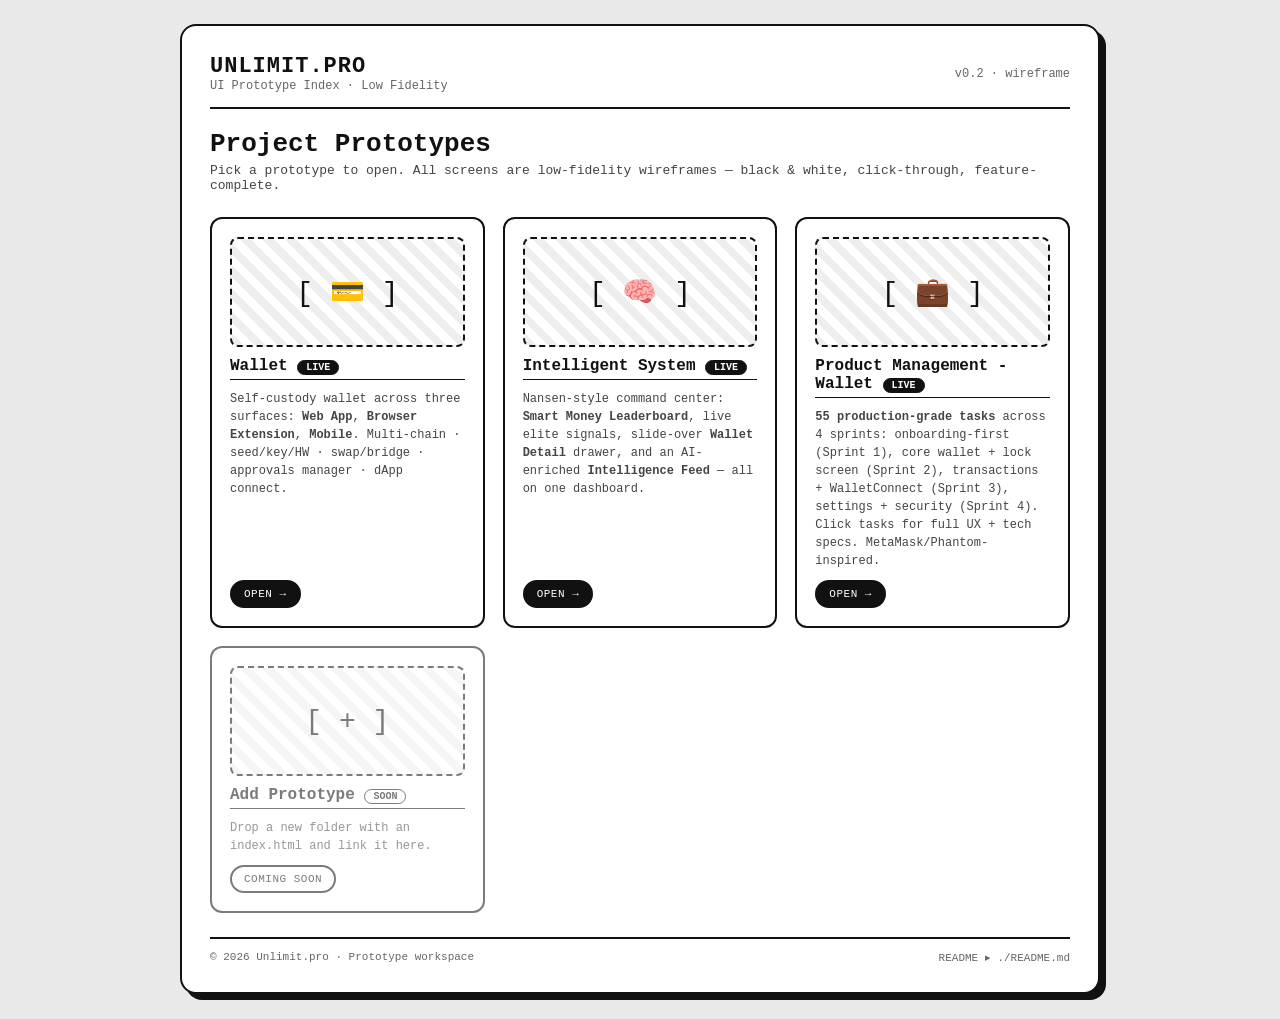
<file: index.html>
<!DOCTYPE html>
<html lang="en">
<head>
<meta charset="UTF-8">
<meta name="viewport" content="width=device-width, initial-scale=1.0">
<title>Unlimit.pro — Prototypes (Low-Fi)</title>
<style>
  * { box-sizing: border-box; }
  body {
    margin: 0;
    font-family: 'Courier New', Courier, monospace;
    background: #e9e9e9;
    color: #111;
    min-height: 100vh;
    display: flex;
    align-items: center;
    justify-content: center;
    padding: 24px;
  }
  .frame {
    width: 100%;
    max-width: 920px;
    background: #fff;
    border: 2px solid #111;
    border-radius: 16px;
    box-shadow: 6px 6px 0 #111;
    padding: 28px;
  }
  header {
    border-bottom: 2px solid #111;
    padding-bottom: 14px;
    margin-bottom: 20px;
    display: flex;
    align-items: center;
    justify-content: space-between;
    gap: 12px;
    flex-wrap: wrap;
  }
  header .brand { font-size: 22px; font-weight: bold; letter-spacing: 1px; }
  header .meta { font-size: 12px; color: #666; }
  h1 { font-size: 26px; margin: 0 0 4px; }
  p.lead { font-size: 13px; color: #444; margin: 0 0 24px; }

  .grid {
    display: grid;
    grid-template-columns: repeat(auto-fit, minmax(260px, 1fr));
    gap: 18px;
  }
  .card {
    border: 2px solid #111;
    border-radius: 12px;
    padding: 18px;
    background: #fff;
    text-decoration: none;
    color: inherit;
    display: flex;
    flex-direction: column;
    gap: 10px;
    cursor: pointer;
    transition: transform 0.15s ease, box-shadow 0.15s ease;
  }
  .card:hover {
    transform: translate(-2px, -2px);
    box-shadow: 4px 4px 0 #111;
    background: #fafafa;
  }
  .thumb {
    height: 110px;
    border: 2px dashed #111;
    border-radius: 8px;
    background:
      repeating-linear-gradient(45deg, #eee 0 8px, #fff 8px 16px);
    display: flex;
    align-items: center;
    justify-content: center;
    font-size: 28px;
  }
  .card h2 {
    font-size: 16px;
    margin: 0;
    border-bottom: 1.5px solid #111;
    padding-bottom: 4px;
  }
  .card p { font-size: 12px; color: #444; margin: 0; line-height: 1.5; flex: 1; }
  .card .cta {
    align-self: flex-start;
    border: 2px solid #111;
    background: #111;
    color: #fff;
    padding: 6px 12px;
    border-radius: 999px;
    font-size: 11px;
    letter-spacing: 0.5px;
  }
  .card.disabled { opacity: 0.55; cursor: not-allowed; }
  .card.disabled .cta { background: #fff; color: #111; }

  .badge {
    display: inline-block;
    border: 1.5px solid #111;
    border-radius: 999px;
    padding: 1px 8px;
    font-size: 10px;
  }
  .badge.live { background: #111; color: #fff; }
  .badge.wip { background: #fff; color: #111; }

  footer {
    margin-top: 24px;
    border-top: 2px solid #111;
    padding-top: 12px;
    font-size: 11px;
    color: #666;
    display: flex;
    justify-content: space-between;
    flex-wrap: wrap;
    gap: 6px;
  }
</style>
</head>
<body>
  <div class="frame">
    <header>
      <div>
        <div class="brand">UNLIMIT.PRO</div>
        <div class="meta">UI Prototype Index · Low Fidelity</div>
      </div>
      <div class="meta">v0.2 · wireframe</div>
    </header>

    <h1>Project Prototypes</h1>
    <p class="lead">Pick a prototype to open. All screens are low-fidelity wireframes — black &amp; white, click-through, feature-complete.</p>

    <div class="grid">
      <a class="card" href="./wallet/index.html">
        <div class="thumb">[ 💳 ]</div>
        <h2>Wallet <span class="badge live">LIVE</span></h2>
        <p>Self-custody wallet across three surfaces: <b>Web App</b>, <b>Browser Extension</b>, <b>Mobile</b>. Multi-chain · seed/key/HW · swap/bridge · approvals manager · dApp connect.</p>
        <span class="cta">OPEN →</span>
      </a>

      <a class="card" href="./intelligent-system/index.html">
        <div class="thumb">[ 🧠 ]</div>
        <h2>Intelligent System <span class="badge live">LIVE</span></h2>
        <p>Nansen-style command center: <b>Smart Money Leaderboard</b>, live elite signals, slide-over <b>Wallet Detail</b> drawer, and an AI-enriched <b>Intelligence Feed</b> — all on one dashboard.</p>
        <span class="cta">OPEN →</span>
      </a>

      <a class="card" href="./wallet_v1/management.html">
        <div class="thumb">[ 💼 ]</div>
        <h2>Product Management - Wallet <span class="badge live">LIVE</span></h2>
        <p><b>55 production-grade tasks</b> across 4 sprints: onboarding-first (Sprint 1), core wallet + lock screen (Sprint 2), transactions + WalletConnect (Sprint 3), settings + security (Sprint 4). Click tasks for full UX + tech specs. MetaMask/Phantom-inspired.</p>
        <span class="cta">OPEN →</span>
      </a>

      <div class="card disabled" title="Coming soon">
        <div class="thumb">[ + ]</div>
        <h2>Add Prototype <span class="badge wip">SOON</span></h2>
        <p>Drop a new folder with an <code>index.html</code> and link it here.</p>
        <span class="cta">COMING SOON</span>
      </div>
    </div>

    <footer>
      <span>© 2026 Unlimit.pro · Prototype workspace</span>
      <span>README ▸ ./README.md</span>
    </footer>
  </div>
</body>
</html>
</file>
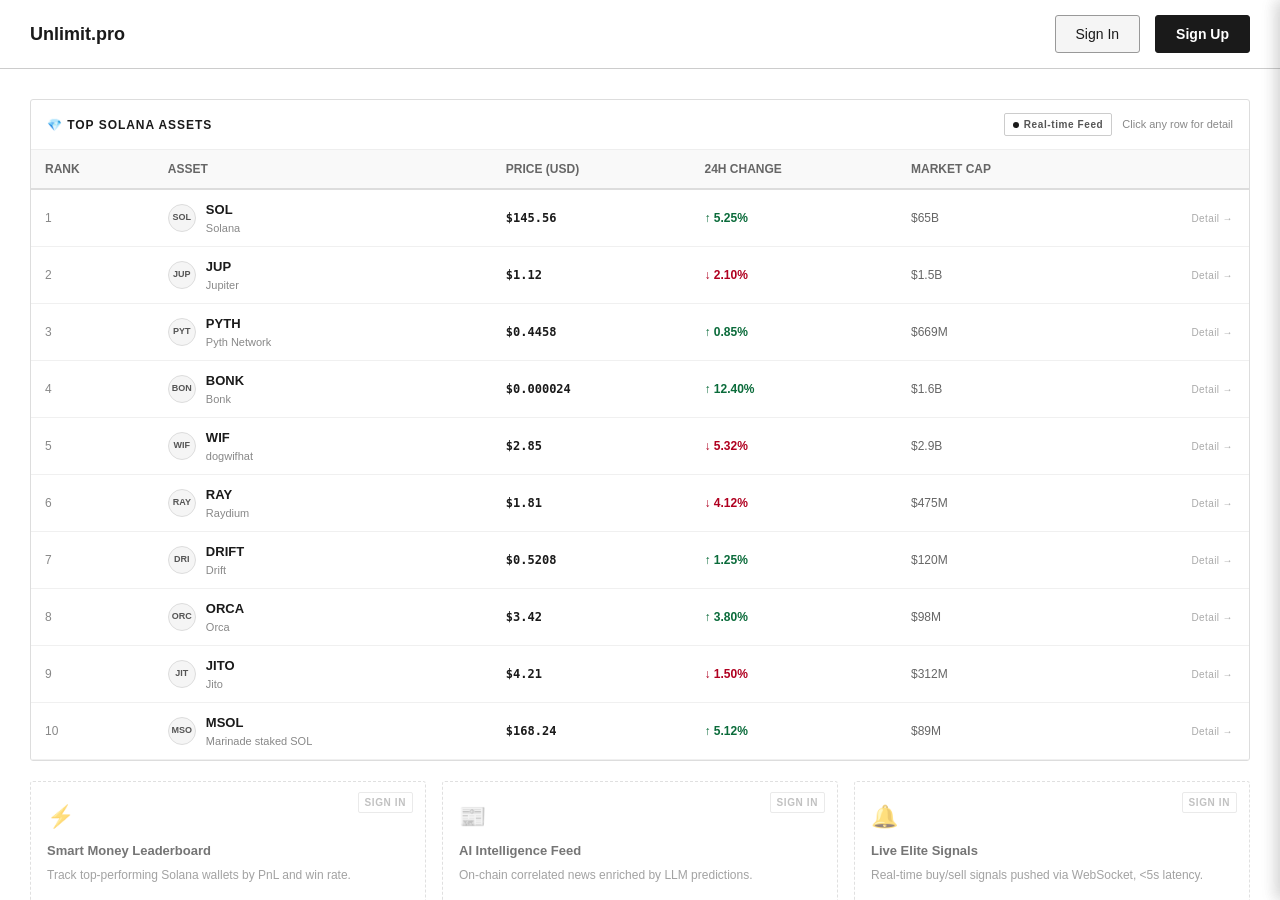
<file: intelligent-system/index.html>
<!--
================================================================================
  UNLIMIT.PRO - INTELLIGENT SYSTEM DASHBOARD
================================================================================

VERSION HISTORY & CHANGELOG
──────────────────────────────────────────────────────────────────────────────

v2.1.0 (2026-04-28)
────────────────────
NEW FEATURES:
  • Copy Trading Feature (Pro + Wallet Connected)
    - Follow elite wallets and mirror their trades in real time
    - Per-wallet configuration: allocation, daily budget, slippage, execution mode
    - Copy trade history with PnL tracking
    - Wallet drawer integration with Follow/Manage actions
  
IMPROVEMENTS:
  • Overview Dashboard Stats Clarified
    - Market Sentiment: 24h Fear & Greed Index with delta
    - Active Alerts: High-impact (≥7/10) stories in last 24h
    - Active Elite Wallets: Wallets that traded in 24h vs total tracked
    - Market Momentum: % of top 100 assets positive in 24h (renamed from "Top 100 Gainers")
  • Notifications Tab Simplified
    - Reduced to 3 core alert types: Elite Wallet Movements, Smart Money Consensus, High-Impact News
    - 2 delivery channels: Browser Push, Email Digest (off/immediate/daily)
  • Profile Tab Renamed
    - "Danger Zone" → "Account Actions" (less intimidating)

BUG FIXES:
  • Copy Trading now properly gated behind both Pro subscription AND wallet connection

v2.0.0 (2026-04-15)
────────────────────
INITIAL RELEASE:
  • Multi-page dashboard with sidebar navigation
  • Authentication flows: Sign In/Up, Wallet Connection
  • Pages: Overview, Top 100 Assets, Smart Money Leaderboard, Intelligence Feed, Signals, Settings
  • Settings tabs: Billing & Subscriptions, API Keys, Profile, Notifications
  • Wallet Detail Drawer with portfolio, transaction history, PnL breakdown
  • News Detail Drawer with AI-enriched intelligence
  • Token Detail Drawer with price history, on-chain metrics, related news
  • Low-fidelity UI (black & white, clean typography)
  • Responsive grid layout (mobile-friendly breakpoints)

DESIGN PHILOSOPHY:
  • Inspired by: Nansen, Dune Analytics, Glassnode
  • Single all-in-one HTML file (no external dependencies)
  • Client-side state management (appState object)
  • Mock data for demo purposes (all data is simulated)
  • No wallet signing required for core features (except Copy Trading)

================================================================================
-->

<!DOCTYPE html>
<html lang="en">
<head>
    <meta charset="UTF-8">
    <meta name="viewport" content="width=device-width, initial-scale=1.0">
    <title>Unlimit.pro - Intelligent System</title>
    <style>
        * {
            margin: 0;
            padding: 0;
            box-sizing: border-box;
        }

        body {
            font-family: -apple-system, BlinkMacSystemFont, 'Segoe UI', Arial, sans-serif;
            background-color: #ffffff;
            color: #1a1a1a;
            line-height: 1.5;
        }

        .container {
            display: flex;
            height: 100vh;
        }

        /* ==================== SIDEBAR ==================== */
        .sidebar {
            width: 60px;
            background-color: #ffffff;
            border-right: 1px solid #cccccc;
            padding: 15px;
            display: flex;
            flex-direction: column;
            gap: 15px;
            align-items: center;
            justify-content: space-between;
            transition: width 0.3s ease;
        }

        .sidebar.expanded {
            width: 200px;
            align-items: stretch;
        }

        .sidebar.hidden {
            display: none;
        }

        .sidebar-header {
            font-size: 20px;
            font-weight: bold;
            border-bottom: none;
            padding-bottom: 0;
            width: 100%;
            text-align: center;
            cursor: pointer;
            user-select: none;
        }

        .sidebar-menu {
            display: flex;
            flex-direction: column;
            gap: 10px;
            width: 100%;
            align-items: center;
        }

        .sidebar-bottom {
            width: 100%;
            display: flex;
            flex-direction: column;
            align-items: center;
            gap: 10px;
        }

        .sidebar-menu-item {
            padding: 12px;
            background-color: #f5f5f5;
            border: 1px solid #ddd;
            cursor: pointer;
            transition: all 0.2s;
            position: relative;
            width: 40px;
            height: 40px;
            display: flex;
            align-items: center;
            justify-content: center;
            font-size: 18px;
            border-radius: 4px;
        }

        .sidebar.expanded .sidebar-menu-item {
            width: 100%;
            justify-content: flex-start;
            padding-left: 15px;
        }

        .sidebar-text {
            display: none;
            font-size: 14px;
            margin-left: 10px;
            white-space: nowrap;
        }

        .sidebar.expanded .sidebar-text {
            display: block;
        }

        .sidebar-menu-item:hover {
            background-color: #eeeeee;
            border-color: #999;
        }

        .sidebar-menu-item.selected {
            background-color: #e0e0e0;
            border-color: #1a1a1a;
            font-weight: bold;
        }

        .sidebar-tooltip {
            position: absolute;
            left: 100%;
            top: 50%;
            transform: translateY(-50%);
            background-color: #1a1a1a;
            color: #ffffff;
            padding: 6px 10px;
            border-radius: 3px;
            white-space: nowrap;
            font-size: 12px;
            opacity: 0;
            pointer-events: none;
            transition: opacity 0.2s;
            margin-left: 10px;
        }

        .sidebar-menu-item:hover .sidebar-tooltip {
            opacity: 1;
        }

        .sidebar.expanded .sidebar-tooltip {
            display: none !important;
        }

        /* ==================== MAIN CONTENT ==================== */
        .main-content {
            flex: 1;
            display: flex;
            flex-direction: column;
        }

        /* ==================== TOP BAR ==================== */
        .top-bar {
            background-color: #ffffff;
            border-bottom: 1px solid #cccccc;
            padding: 15px 30px;
            display: flex;
            justify-content: space-between;
            align-items: center;
            min-height: 60px;
        }

        .top-bar-left {
            font-size: 18px;
            font-weight: bold;
        }

        .top-bar-right {
            display: flex;
            gap: 15px;
            align-items: center;
        }

        .btn {
            padding: 10px 20px;
            border: 1px solid #999;
            background-color: #f5f5f5;
            color: #1a1a1a;
            cursor: pointer;
            transition: all 0.2s;
            font-size: 14px;
            border-radius: 3px;
        }

        .btn:hover {
            background-color: #e0e0e0;
            border-color: #666;
        }

        .btn-primary {
            background-color: #1a1a1a;
            border-color: #1a1a1a;
            color: #ffffff;
            font-weight: bold;
        }

        .btn-primary:hover {
            background-color: #333;
            border-color: #333;
        }

        .btn-danger {
            background-color: #ffe0e0;
            border-color: #ff6b6b;
            color: #d32f2f;
        }

        .btn-danger:hover {
            background-color: #ffcccc;
            border-color: #d32f2f;
        }

        .btn-loading {
            opacity: 0.6;
            cursor: not-allowed;
        }

        /* Auth States */
        .auth-unauthenticated {
            display: flex;
            gap: 10px;
        }

        .auth-no-wallet {
            display: flex;
            gap: 10px;
        }

        .auth-connected {
            display: flex;
            gap: 10px;
            align-items: center;
        }

        .wallet-info {
            display: flex;
            align-items: center;
            gap: 10px;
            background-color: #f5f5f5;
            padding: 8px 15px;
            border: 1px solid #ddd;
            border-radius: 3px;
        }

        .wallet-balance {
            font-weight: bold;
            white-space: nowrap;
            color: #1a1a1a;
        }

        .wallet-address {
            font-family: monospace;
            font-size: 12px;
            color: #666;
        }

        .avatar {
            width: 32px;
            height: 32px;
            border-radius: 50%;
            background: linear-gradient(135deg, #cccccc 0%, #999999 100%);
            display: flex;
            align-items: center;
            justify-content: center;
            font-size: 12px;
            font-weight: bold;
            color: #ffffff;
        }

        .dropdown-menu {
            position: absolute;
            top: 100%;
            right: 0;
            background-color: #ffffff;
            border: 1px solid #ddd;
            min-width: 180px;
            z-index: 100;
            display: none;
            margin-top: 5px;
            border-radius: 3px;
            box-shadow: 0 2px 8px rgba(0,0,0,0.1);
        }

        .dropdown-menu.active {
            display: block;
        }

        .dropdown-menu-item {
            padding: 12px 15px;
            border-bottom: 1px solid #f0f0f0;
            cursor: pointer;
            transition: background-color 0.2s;
            color: #1a1a1a;
        }

        .dropdown-menu-item:last-child {
            border-bottom: none;
        }

        .dropdown-menu-item:hover {
            background-color: #f5f5f5;
        }

        .dropdown-menu-item.danger {
            color: #d32f2f;
        }

        .sidebar-dropdown {
            top: auto;
            bottom: 0;
            left: 100%;
            right: auto;
            margin-left: 15px;
            margin-top: 0;
        }

        .sidebar.expanded .sidebar-dropdown {
            left: 0;
            bottom: 100%;
            margin-left: 0;
            margin-bottom: 5px;
            width: 100%;
        }

        /* ==================== CONTENT AREA ==================== */
        .content {
            flex: 1;
            overflow-y: auto;
            padding: 30px;
            background-color: #ffffff;
        }

        .page-hidden {
            display: none !important;
        }

        /* ==================== SETTINGS PAGE ==================== */
        .settings-header {
            font-size: 28px;
            font-weight: bold;
            margin-bottom: 30px;
            border-bottom: 2px solid #ddd;
            padding-bottom: 15px;
            color: #1a1a1a;
        }

        .settings-tabs {
            display: flex;
            gap: 5px;
            margin-bottom: 30px;
            border-bottom: 1px solid #ddd;
            padding-bottom: 0;
        }

        .tab {
            padding: 12px 20px;
            background-color: transparent;
            border: 1px solid #ddd;
            border-bottom: none;
            cursor: pointer;
            transition: all 0.2s;
            font-weight: 500;
            color: #666;
            border-radius: 3px 3px 0 0;
        }

        .tab:hover {
            background-color: #f5f5f5;
            border-color: #999;
            color: #1a1a1a;
        }

        .tab.active {
            background-color: #ffffff;
            border-color: #999;
            border-bottom: 2px solid #1a1a1a;
            margin-bottom: -1px;
            color: #1a1a1a;
        }

        .tab-content {
            display: none;
        }

        .tab-content.active {
            display: block;
        }

        /* ==================== FORMS ==================== */
        .form-label {
            display: block;
            margin-bottom: 8px;
            font-weight: 500;
            font-size: 14px;
            color: #1a1a1a;
        }

        .form-group {
            margin-bottom: 20px;
        }

        .form-input,
        .form-select {
            width: 100%;
            max-width: 400px;
            padding: 10px 12px;
            background-color: #ffffff;
            border: 1px solid #ddd;
            color: #1a1a1a;
            font-size: 14px;
            transition: border-color 0.2s;
            border-radius: 3px;
        }

        .form-input:focus,
        .form-select:focus {
            outline: none;
            border-color: #1a1a1a;
            background-color: #fafafa;
        }

        .form-row {
            display: grid;
            grid-template-columns: 1fr 1fr;
            gap: 20px;
        }

        .form-input:disabled {
            opacity: 0.6;
            cursor: not-allowed;
            background-color: #f5f5f5;
        }

        /* ==================== CARDS ==================== */
        .card {
            background-color: #f9f9f9;
            border: 1px solid #ddd;
            padding: 20px;
            margin-bottom: 20px;
            border-radius: 3px;
        }

        .card-title {
            font-size: 16px;
            font-weight: bold;
            margin-bottom: 15px;
            border-bottom: 1px solid #ddd;
            padding-bottom: 10px;
            color: #1a1a1a;
        }

        .card-content {
            display: flex;
            flex-direction: column;
            gap: 15px;
        }

        .card-row {
            display: flex;
            justify-content: space-between;
            align-items: center;
            padding: 12px 0;
            border-bottom: 1px solid #f0f0f0;
            color: #1a1a1a;
        }

        .card-row:last-child {
            border-bottom: none;
        }

        .card-label {
            color: #666;
            font-size: 13px;
        }

        .card-value {
            font-weight: bold;
            word-break: break-all;
        }

        /* ==================== BADGE ==================== */
        .badge {
            display: inline-block;
            padding: 5px 12px;
            background-color: #f0f0f0;
            border: 1px solid #ddd;
            border-radius: 3px;
            font-size: 12px;
            font-weight: 600;
            color: #666;
        }

        .badge-success {
            background-color: #d4edda;
            border-color: #c3e6cb;
            color: #155724;
        }

        .badge-warning {
            background-color: #fff3cd;
            border-color: #ffeeba;
            color: #856404;
        }

        .badge-danger {
            background-color: #f8d7da;
            border-color: #f5c6cb;
            color: #721c24;
        }

        /* ==================== PROGRESS BAR ==================== */
        .progress-bar {
            width: 100%;
            height: 20px;
            background-color: #f0f0f0;
            border: 1px solid #ddd;
            overflow: hidden;
            border-radius: 2px;
        }

        .progress-fill {
            height: 100%;
            background-color: #1a1a1a;
            transition: width 0.3s;
            display: flex;
            align-items: center;
            justify-content: flex-end;
            padding-right: 5px;
            font-size: 11px;
            color: #ffffff;
        }

        /* ==================== TABLE ==================== */
        table {
            width: 100%;
            border-collapse: collapse;
            margin-top: 15px;
        }

        thead {
            background-color: #f9f9f9;
            border-bottom: 2px solid #ddd;
        }

        th {
            padding: 12px;
            text-align: left;
            font-weight: bold;
            font-size: 13px;
            color: #666;
        }

        td {
            padding: 12px;
            border-bottom: 1px solid #f0f0f0;
            font-size: 14px;
            color: #1a1a1a;
        }

        tr:hover {
            background-color: #fafafa;
        }

        /* ==================== MODAL ==================== */
        .modal {
            display: none;
            position: fixed;
            top: 0;
            left: 0;
            width: 100%;
            height: 100%;
            background-color: rgba(0, 0, 0, 0.5);
            backdrop-filter: blur(3px);
            z-index: 1000;
            justify-content: center;
            align-items: center;
        }

        .modal.active {
            display: flex;
        }

        .modal-content {
            background-color: #ffffff;
            border: 1px solid #ddd;
            padding: 30px;
            border-radius: 3px;
            min-width: 500px;
            max-width: 90%;
            box-shadow: 0 4px 16px rgba(0,0,0,0.15);
        }

        .modal-header {
            font-size: 20px;
            font-weight: bold;
            margin-bottom: 20px;
            border-bottom: 1px solid #ddd;
            padding-bottom: 15px;
            color: #1a1a1a;
        }

        .modal-body {
            margin-bottom: 20px;
            line-height: 1.6;
        }

        .modal-footer {
            display: flex;
            gap: 10px;
            justify-content: flex-end;
        }

        /* ==================== TOAST ==================== */
        .toast {
            position: fixed;
            bottom: 30px;
            right: 30px;
            background-color: #d4edda;
            border: 1px solid #c3e6cb;
            color: #155724;
            padding: 15px 20px;
            border-radius: 3px;
            z-index: 2000;
            display: none;
            animation: slideIn 0.3s ease-out;
            box-shadow: 0 2px 8px rgba(0,0,0,0.1);
        }

        .toast.active {
            display: block;
        }

        @keyframes slideIn {
            from {
                transform: translateX(400px);
                opacity: 0;
            }
            to {
                transform: translateX(0);
                opacity: 1;
            }
        }

        /* ==================== MISC ==================== */
        .position-relative {
            position: relative;
        }

        .empty-state {
            text-align: center;
            padding: 40px 20px;
            color: #999;
        }

        .empty-state-title {
            font-size: 18px;
            font-weight: bold;
            margin-bottom: 10px;
            color: #666;
        }

        .lock-icon {
            display: inline-block;
            width: 16px;
            height: 16px;
            background-color: #999;
            margin-right: 5px;
            text-align: center;
            line-height: 16px;
            font-size: 10px;
        }

        .toggle-switch {
            display: inline-block;
            width: 50px;
            height: 24px;
            background-color: #f0f0f0;
            border: 1px solid #ddd;
            border-radius: 12px;
            position: relative;
            cursor: pointer;
            transition: background-color 0.3s;
        }

        .toggle-switch.active {
            background-color: #d4edda;
            border-color: #c3e6cb;
        }

        .toggle-switch::after {
            content: '';
            position: absolute;
            width: 20px;
            height: 20px;
            background-color: #999;
            border-radius: 50%;
            top: 2px;
            left: 2px;
            transition: left 0.3s;
        }

        .toggle-switch.active::after {
            left: 28px;
            background-color: #28a745;
        }

        .icon-btn {
            background: none;
            border: 1px solid #ddd;
            padding: 8px 12px;
            cursor: pointer;
            color: #666;
            transition: all 0.2s;
            font-size: 12px;
            border-radius: 3px;
        }

        .icon-btn:hover {
            background-color: #f5f5f5;
            color: #1a1a1a;
            border-color: #999;
        }

        .icon-btn.copied {
            color: #155724;
            border-color: #c3e6cb;
            background-color: #d4edda;
        }

        .inline-flex {
            display: flex;
            align-items: center;
            gap: 10px;
        }

        .truncated {
            font-family: monospace;
            font-size: 13px;
            color: #1a1a1a;
        }

        /* Trial Banner */
        .trial-banner {
            background-color: #fff3cd;
            border: 1px solid #ffeeba;
            border-radius: 3px;
            padding: 15px;
            margin-bottom: 20px;
            color: #856404;
            font-size: 14px;
        }

        .spinner {
            display: inline-block;
            width: 14px;
            height: 14px;
            border: 2px solid #1a1a1a;
            border-top-color: #ffffff;
            border-radius: 50%;
            animation: spin 0.8s linear infinite;
        }

        @keyframes spin {
            to {
                transform: rotate(360deg);
            }
        }

        .icon-copy::before {
            content: '📋';
            font-size: 14px;
        }

        .icon-trash::before {
            content: '🗑';
            font-size: 14px;
        }

        .icon-check::before {
            content: '✓';
            font-size: 14px;
        }

        .copy-tooltip {
            position: absolute;
            bottom: 100%;
            left: 50%;
            transform: translateX(-50%);
            background-color: #d4edda;
            border: 1px solid #c3e6cb;
            color: #155724;
            padding: 5px 10px;
            border-radius: 2px;
            white-space: nowrap;
            font-size: 11px;
            opacity: 0;
            pointer-events: none;
            transition: opacity 0.2s;
            margin-bottom: 5px;
        }

        .icon-btn.show-tooltip .copy-tooltip {
            opacity: 1;
        }

        /* ==================== PAGE HEADER (shared) ==================== */
        .page-header {
            display: flex;
            justify-content: space-between;
            align-items: flex-start;
            gap: 20px;
            margin-bottom: 25px;
            flex-wrap: wrap;
        }
        .page-title {
            font-size: 24px;
            font-weight: bold;
            color: #1a1a1a;
            display: flex;
            align-items: center;
            gap: 10px;
        }
        .page-subtitle {
            font-size: 13px;
            color: #666;
            margin-top: 4px;
        }
        .search-input {
            padding: 10px 14px 10px 32px;
            border: 1px solid #ccc;
            border-radius: 3px;
            font-size: 13px;
            width: 280px;
            background: #fff url("data:image/svg+xml;utf8,<svg xmlns='http://www.w3.org/2000/svg' width='14' height='14' viewBox='0 0 24 24' fill='none' stroke='%23999' stroke-width='2'><circle cx='11' cy='11' r='8'/><line x1='21' y1='21' x2='16.65' y2='16.65'/></svg>") no-repeat 10px center;
        }

        /* ==================== STATS BAR ==================== */
        .stats-bar {
            display: grid;
            grid-template-columns: repeat(3, 1fr);
            gap: 20px;
            margin-bottom: 25px;
        }
        .stat-card {
            border: 1px solid #ddd;
            border-radius: 3px;
            padding: 18px 20px;
            background: #fff;
        }
        .stat-label {
            font-size: 11px;
            font-weight: 600;
            letter-spacing: 0.08em;
            color: #888;
            text-transform: uppercase;
            margin-bottom: 8px;
        }
        .stat-value {
            font-size: 26px;
            font-weight: bold;
            color: #1a1a1a;
            line-height: 1.1;
        }
        .stat-meta {
            font-size: 11px;
            color: #888;
            margin-top: 6px;
        }

        /* ==================== LEADERBOARD LAYOUT ==================== */
        .lb-grid {
            display: grid;
            grid-template-columns: 1fr 320px;
            gap: 20px;
            align-items: start;
        }
        @media (max-width: 980px) {
            .lb-grid { grid-template-columns: 1fr; }
            .stats-bar { grid-template-columns: 1fr; }
        }
        .panel {
            border: 1px solid #ddd;
            border-radius: 3px;
            background: #fff;
            padding: 20px;
        }
        .panel-title {
            font-size: 13px;
            font-weight: 600;
            letter-spacing: 0.06em;
            text-transform: uppercase;
            color: #1a1a1a;
            margin-bottom: 14px;
            display: flex;
            align-items: center;
            gap: 8px;
        }
        .lb-table th {
            cursor: pointer;
            user-select: none;
        }
        .lb-table th .sort-ind {
            font-size: 10px;
            color: #999;
            margin-left: 4px;
        }
        .lb-table th.sorted .sort-ind { color: #1a1a1a; }
        .lb-table td.rank {
            color: #999;
            font-family: monospace;
        }
        .lb-table tr.row-click { cursor: pointer; }
        .pnl-pos { color: #0a6b3a; font-weight: bold; }
        .pnl-neg { color: #1a1a1a; font-weight: bold; }
        .winrate-bar {
            display: inline-block;
            width: 80px;
            height: 6px;
            background: #eee;
            border: 1px solid #ddd;
            border-radius: 2px;
            vertical-align: middle;
            margin-left: 8px;
            overflow: hidden;
        }
        .winrate-bar > span {
            display: block;
            height: 100%;
            background: #1a1a1a;
        }
        .last-active { color: #999; font-size: 12px; }

        /* ==================== SIGNALS PANEL ==================== */
        .signal {
            border: 1px solid #ddd;
            border-radius: 3px;
            padding: 12px;
            margin-bottom: 10px;
            font-size: 12px;
            position: relative;
        }
        .signal-head {
            display: flex;
            justify-content: space-between;
            align-items: center;
            margin-bottom: 6px;
        }
        .signal-tag {
            display: inline-block;
            padding: 2px 8px;
            border: 1px solid #1a1a1a;
            font-weight: bold;
            font-size: 10px;
            letter-spacing: 0.05em;
        }
        .signal-tag.sell { border-color: #999; color: #555; }
        .signal-time { color: #999; font-size: 10px; }
        .signal-wallet { font-family: monospace; margin-bottom: 4px; }
        .signal-desc a { color: #1a1a1a; text-decoration: underline; cursor: pointer; }
        .pulse-dot {
            display: inline-block;
            width: 8px;
            height: 8px;
            border-radius: 50%;
            border: 1px solid #1a1a1a;
            background: #fff;
            animation: pulse 1.6s infinite;
            margin-right: 4px;
        }
        @keyframes pulse {
            0%, 100% { background: #fff; }
            50% { background: #1a1a1a; }
        }
        .view-all-link {
            display: block;
            text-align: center;
            margin-top: 8px;
            padding-top: 12px;
            border-top: 1px solid #eee;
            font-size: 11px;
            font-weight: bold;
            letter-spacing: 0.05em;
            text-transform: uppercase;
            color: #1a1a1a;
            text-decoration: none;
            cursor: pointer;
        }
        .view-all-link:hover { text-decoration: underline; }

        /* ==================== WALLET DETAIL ==================== */
        .wallet-header {
            border: 1px solid #ddd;
            border-radius: 3px;
            padding: 20px;
            background: #fff;
            margin-bottom: 25px;
            display: grid;
            grid-template-columns: auto 1fr auto auto;
            gap: 20px;
            align-items: center;
        }
        .wallet-icon-box {
            width: 64px;
            height: 64px;
            border: 1px dashed #999;
            border-radius: 4px;
            display: flex;
            align-items: center;
            justify-content: center;
            font-size: 11px;
            color: #999;
            letter-spacing: 0.08em;
        }
        .wallet-addr-row {
            display: flex;
            align-items: center;
            gap: 8px;
            font-size: 22px;
            font-weight: bold;
            font-family: monospace;
        }
        .wallet-addr-row .icon-btn { font-size: 12px; padding: 4px 8px; }
        .top3-label {
            font-size: 10px;
            font-weight: 600;
            letter-spacing: 0.08em;
            text-transform: uppercase;
            color: #888;
            margin-bottom: 6px;
        }
        .top3-chips { display: flex; gap: 8px; flex-wrap: wrap; }
        .token-chip {
            display: inline-flex;
            align-items: center;
            gap: 6px;
            padding: 6px 10px;
            border: 1px solid #ccc;
            border-radius: 20px;
            font-size: 12px;
            background: #fff;
        }
        .token-chip .token-icon {
            width: 18px;
            height: 18px;
            border: 1px dashed #999;
            border-radius: 50%;
            display: inline-flex;
            align-items: center;
            justify-content: center;
            font-size: 8px;
            color: #999;
        }
        .token-chip .profit { color: #0a6b3a; font-weight: bold; }
        .close-btn {
            width: 36px;
            height: 36px;
            border: 1px solid #ccc;
            border-radius: 3px;
            background: #fff;
            cursor: pointer;
            font-size: 18px;
            color: #666;
        }
        .close-btn:hover { background: #f5f5f5; }
        .detail-grid {
            display: grid;
            grid-template-columns: 1fr 320px;
            gap: 25px;
        }
        @media (max-width: 980px) { .detail-grid { grid-template-columns: 1fr; } }
        .section-title {
            font-size: 13px;
            font-weight: 600;
            letter-spacing: 0.08em;
            text-transform: uppercase;
            color: #1a1a1a;
            margin-bottom: 15px;
            border-bottom: 1px solid #1a1a1a;
            padding-bottom: 6px;
            display: inline-block;
        }
        .tx-table td { vertical-align: top; padding: 16px 12px; }
        .tx-addr {
            font-family: monospace;
            font-size: 12px;
            color: #1a1a1a;
            display: flex;
            align-items: center;
            gap: 6px;
            margin-bottom: 4px;
        }
        .tx-addr .icon-btn {
            opacity: 0;
            padding: 2px 5px;
            font-size: 10px;
            transition: opacity 0.15s;
        }
        .tx-row:hover .icon-btn { opacity: 1; }
        .tx-addr.muted { color: #888; }
        .tx-stake { color: #888; text-decoration: underline; cursor: pointer; }
        .portfolio-item {
            border: 1px solid #ddd;
            border-radius: 3px;
            padding: 12px;
            margin-bottom: 10px;
            display: grid;
            grid-template-columns: 36px 1fr auto;
            gap: 12px;
            align-items: center;
        }
        .portfolio-item .token-icon-lg {
            width: 36px;
            height: 36px;
            border: 1px dashed #999;
            border-radius: 50%;
            display: flex;
            align-items: center;
            justify-content: center;
            font-size: 9px;
            color: #999;
        }
        .portfolio-item .pi-symbol { font-weight: bold; font-size: 13px; }
        .portfolio-item .pi-price { font-size: 10px; color: #888; }
        .portfolio-item .pi-change-pos { color: #0a6b3a; font-size: 10px; }
        .portfolio-item .pi-change-neg { color: #b00020; font-size: 10px; }
        .portfolio-item .pi-amount { font-weight: bold; font-size: 13px; text-align: right; }
        .portfolio-item .pi-amount-sub { font-size: 10px; color: #888; }
        .portfolio-item .pi-usd { font-weight: bold; font-size: 13px; text-align: right; }

        /* ==================== INTELLIGENCE FEED ==================== */
        .breaking-row {
            display: flex;
            justify-content: space-between;
            align-items: center;
            padding-bottom: 12px;
            border-bottom: 1px solid #ddd;
            margin-bottom: 20px;
            flex-wrap: wrap;
            gap: 12px;
        }
        .breaking-title {
            font-size: 12px;
            font-weight: 600;
            letter-spacing: 0.1em;
            text-transform: uppercase;
            color: #1a1a1a;
        }
        .filter-pills { display: flex; gap: 8px; flex-wrap: wrap; }
        .pill {
            padding: 5px 14px;
            border: 1px solid #ccc;
            border-radius: 999px;
            background: #fff;
            cursor: pointer;
            font-size: 11px;
            font-weight: 600;
            letter-spacing: 0.05em;
            color: #555;
        }
        .pill:hover { border-color: #1a1a1a; }
        .pill.active {
            background: #1a1a1a;
            color: #fff;
            border-color: #1a1a1a;
        }
        .news-grid {
            display: grid;
            grid-template-columns: repeat(3, 1fr);
            gap: 18px;
        }
        @media (max-width: 1100px) { .news-grid { grid-template-columns: repeat(2, 1fr); } }
        @media (max-width: 700px) { .news-grid { grid-template-columns: 1fr; } }
        .news-card {
            border: 1px solid #ddd;
            border-radius: 3px;
            padding: 16px;
            background: #fff;
            display: flex;
            flex-direction: column;
            gap: 12px;
            transition: border-color 0.15s, box-shadow 0.15s;
            cursor: pointer;
        }
        .news-card:hover {
            border-color: #1a1a1a;
            box-shadow: 0 2px 8px rgba(0,0,0,0.06);
        }
        .news-top {
            display: flex;
            justify-content: space-between;
            align-items: center;
            font-size: 11px;
            color: #888;
        }
        .rank-badge {
            font-weight: bold;
            color: #1a1a1a;
            text-decoration: underline;
        }
        .impact-badge {
            background: #1a1a1a;
            color: #fff;
            padding: 3px 8px;
            font-size: 10px;
            font-weight: bold;
            letter-spacing: 0.05em;
            border-radius: 2px;
            display: inline-flex;
            align-items: center;
            gap: 4px;
        }
        .impact-badge.high::before { content: '⚡'; }
        .news-title {
            font-size: 15px;
            font-weight: bold;
            color: #1a1a1a;
            line-height: 1.35;
            display: -webkit-box;
            -webkit-line-clamp: 3;
            line-clamp: 3;
            -webkit-box-orient: vertical;
            overflow: hidden;
        }
        .news-desc {
            font-size: 12px;
            color: #666;
            line-height: 1.5;
            display: -webkit-box;
            -webkit-line-clamp: 2;
            line-clamp: 2;
            -webkit-box-orient: vertical;
            overflow: hidden;
        }
        .ai-insight {
            border: 1px dashed #ccc;
            border-radius: 3px;
            padding: 10px 12px;
            background: #fafafa;
        }
        .ai-insight-head {
            font-size: 10px;
            font-weight: 600;
            letter-spacing: 0.08em;
            text-transform: uppercase;
            color: #1a1a1a;
            margin-bottom: 6px;
            display: flex;
            align-items: center;
            gap: 6px;
        }
        .ai-insight-head::before {
            content: '';
            width: 8px; height: 8px;
            border-radius: 50%;
            background: #1a1a1a;
            display: inline-block;
        }
        .ai-prediction {
            font-size: 11px;
            font-style: italic;
            color: #444;
            line-height: 1.4;
        }
        .news-meta {
            display: flex;
            justify-content: space-between;
            align-items: center;
            font-size: 11px;
            border-top: 1px solid #eee;
            padding-top: 10px;
            flex-wrap: wrap;
            gap: 8px;
        }
        .meta-label { color: #888; font-weight: 600; letter-spacing: 0.05em; text-transform: uppercase; font-size: 10px; }
        .meta-val { font-weight: bold; text-decoration: underline; }
        .sentiment-bullish { color: #0a6b3a; }
        .sentiment-bearish { color: #b00020; }
        .sentiment-neutral { color: #555; }
        .token-pill-sm {
            display: inline-block;
            padding: 2px 8px;
            border: 1px solid #ccc;
            border-radius: 999px;
            font-size: 10px;
            font-weight: bold;
            letter-spacing: 0.05em;
        }
        .news-source-link {
            font-size: 11px;
            font-weight: 600;
            letter-spacing: 0.05em;
            text-transform: uppercase;
            color: #1a1a1a;
            text-decoration: none;
            border-top: 1px solid #eee;
            padding-top: 10px;
            display: block;
        }
        .news-source-link:hover { text-decoration: underline; }

        .back-link {
            background: none;
            border: none;
            color: #666;
            cursor: pointer;
            font-size: 12px;
            margin-bottom: 12px;
            padding: 0;
            display: inline-flex;
            align-items: center;
            gap: 6px;
        }
        .back-link:hover { color: #1a1a1a; }

        /* ==================== UNIFIED DASHBOARD ==================== */
        .dash-hero {
            display: flex;
            justify-content: space-between;
            align-items: flex-start;
            gap: 20px;
            margin-bottom: 20px;
            flex-wrap: wrap;
        }
        .dash-hero h1 {
            font-size: 22px;
            font-weight: bold;
            display: flex;
            align-items: center;
            gap: 8px;
        }
        .dash-hero .subtitle {
            font-size: 12px;
            color: #666;
            margin-top: 4px;
        }
        .dash-anchors {
            display: flex;
            gap: 4px;
            background: #f5f5f5;
            border: 1px solid #ddd;
            border-radius: 3px;
            padding: 3px;
        }
        .dash-anchors button {
            background: transparent;
            border: none;
            padding: 6px 14px;
            font-size: 12px;
            font-weight: 600;
            letter-spacing: 0.05em;
            cursor: pointer;
            color: #666;
            border-radius: 2px;
        }
        .dash-anchors button:hover { color: #1a1a1a; }
        .dash-anchors button.active {
            background: #1a1a1a;
            color: #fff;
        }
        .stats-bar.four { grid-template-columns: repeat(4, 1fr); }
        @media (max-width: 980px) { .stats-bar.four { grid-template-columns: repeat(2, 1fr); } }
        @media (max-width: 600px) { .stats-bar.four { grid-template-columns: 1fr; } }

        .dash-section {
            margin-bottom: 35px;
            scroll-margin-top: 20px;
        }
        .dash-section-header {
            display: flex;
            justify-content: space-between;
            align-items: center;
            margin-bottom: 14px;
            padding-bottom: 10px;
            border-bottom: 1px solid #1a1a1a;
            flex-wrap: wrap;
            gap: 12px;
        }
        .dash-section-header h2 {
            font-size: 14px;
            font-weight: 700;
            letter-spacing: 0.1em;
            text-transform: uppercase;
            display: flex;
            align-items: center;
            gap: 8px;
        }
        .dash-section-header .header-tools {
            display: flex;
            gap: 10px;
            align-items: center;
            flex-wrap: wrap;
        }

        /* ==================== DRAWER ==================== */
        .drawer-overlay {
            position: fixed;
            top: 0; left: 0; right: 0; bottom: 0;
            background: rgba(0,0,0,0.4);
            z-index: 1500;
            opacity: 0;
            pointer-events: none;
            transition: opacity 0.2s;
        }
        .drawer-overlay.active {
            opacity: 1;
            pointer-events: auto;
        }
        .drawer {
            position: fixed;
            top: 0;
            right: 0;
            height: 100vh;
            width: 880px;
            max-width: 95vw;
            background: #fff;
            border-left: 1px solid #1a1a1a;
            box-shadow: -4px 0 16px rgba(0,0,0,0.1);
            z-index: 1600;
            transform: translateX(100%);
            transition: transform 0.25s ease;
            display: flex;
            flex-direction: column;
        }
        .drawer.active { transform: translateX(0); }
        .drawer-body {
            flex: 1;
            overflow-y: auto;
            padding: 25px 30px;
        }
        .drawer .wallet-header { margin-bottom: 20px; }

        /* Solscan-style external link badges row */
        .external-links {
            display: flex;
            gap: 6px;
            margin-top: 8px;
            flex-wrap: wrap;
        }
        .external-links a {
            font-size: 10px;
            font-weight: 600;
            letter-spacing: 0.05em;
            text-transform: uppercase;
            padding: 3px 8px;
            border: 1px solid #ccc;
            border-radius: 2px;
            color: #555;
            text-decoration: none;
            cursor: pointer;
        }
        .external-links a:hover { border-color: #1a1a1a; color: #1a1a1a; }

        /* PnL split badges (Realized/Unrealized) */
        .pnl-split {
            display: grid;
            grid-template-columns: 1fr 1fr;
            gap: 10px;
            margin-bottom: 15px;
        }
        .pnl-split .box {
            border: 1px solid #ddd;
            border-radius: 3px;
            padding: 10px 12px;
        }
        .pnl-split .box .lbl {
            font-size: 10px;
            font-weight: 600;
            letter-spacing: 0.08em;
            text-transform: uppercase;
            color: #888;
        }
        .pnl-split .box .val {
            font-size: 16px;
            font-weight: bold;
            margin-top: 4px;
        }

        /* Tx tabs inside drawer */
        .tx-tabs {
            display: flex;
            gap: 0;
            border-bottom: 1px solid #ddd;
            margin-bottom: 12px;
        }
        .tx-tabs button {
            background: transparent;
            border: none;
            padding: 8px 14px;
            font-size: 12px;
            font-weight: 600;
            letter-spacing: 0.05em;
            color: #888;
            cursor: pointer;
            border-bottom: 2px solid transparent;
            margin-bottom: -1px;
        }
        .tx-tabs button.active {
            color: #1a1a1a;
            border-bottom-color: #1a1a1a;
        }

        /* News card "selected" highlight (when correlated to drawer wallet) */
        .news-card.linked {
            border-color: #1a1a1a;
        }
        .news-card.linked::before {
            content: 'CORRELATED';
            display: inline-block;
            font-size: 9px;
            font-weight: 700;
            letter-spacing: 0.1em;
            background: #1a1a1a;
            color: #fff;
            padding: 2px 6px;
            margin-bottom: -6px;
            align-self: flex-start;
        }

        /* ==================== WELCOME PAGE ==================== */
        .welcome-page {
            display: flex;
            flex-direction: column;
            align-items: center;
            justify-content: center;
            min-height: 70vh;
            text-align: center;
            padding: 60px 20px;
        }
        .welcome-page h1 { font-size: 38px; font-weight: bold; margin-bottom: 14px; letter-spacing: -0.5px; }
        .welcome-page .welcome-tagline { font-size: 16px; color: #666; max-width: 480px; margin: 0 auto 10px; line-height: 1.6; }
        .welcome-page .welcome-features {
            display: flex; gap: 10px; flex-wrap: wrap; justify-content: center;
            margin: 20px 0 32px; max-width: 600px;
        }
        .welcome-feature-chip {
            display: inline-block; padding: 5px 12px;
            border: 1px solid #ccc; border-radius: 999px;
            font-size: 11px; font-weight: 600; color: #555;
        }
        .welcome-cta { display: flex; gap: 12px; justify-content: center; flex-wrap: wrap; }
        .welcome-note {
            font-size: 13px; color: #888; margin-top: 24px;
            padding: 12px 20px; border: 1px dashed #ddd; border-radius: 3px;
            display: inline-block; max-width: 380px;
        }

        /* ==================== OVERVIEW WIDGETS ==================== */
        .overview-grid {
            display: grid;
            grid-template-columns: 1fr 1fr;
            gap: 20px;
        }
        @media (max-width: 900px) { .overview-grid { grid-template-columns: 1fr; } }
        .widget { border: 1px solid #ddd; border-radius: 3px; background: #fff; overflow: hidden; }
        .widget-header {
            display: flex; justify-content: space-between; align-items: center;
            padding: 13px 16px; border-bottom: 1px solid #eee;
        }
        .widget-title { font-size: 12px; font-weight: 700; letter-spacing: 0.08em; text-transform: uppercase; display: flex; align-items: center; gap: 6px; }
        .widget-body { padding: 0; }
        .widget-footer { padding: 10px 16px; border-top: 1px solid #eee; text-align: center; background: #fafafa; }
        .widget-link { font-size: 11px; font-weight: 700; letter-spacing: 0.06em; text-transform: uppercase; color: #1a1a1a; text-decoration: none; cursor: pointer; }
        .widget-link:hover { text-decoration: underline; }
        .widget table { margin-top: 0; }
        .widget td, .widget th { padding: 10px 14px; font-size: 12px; }

        /* ==================== TOP 100 ASSETS TABLE ==================== */
        .page-topbar {
            display: flex; justify-content: space-between; align-items: center;
            margin-bottom: 20px; flex-wrap: wrap; gap: 14px;
        }
        .page-topbar h1 { font-size: 22px; font-weight: bold; display: flex; align-items: center; gap: 10px; }
        .realtime-badge {
            display: inline-flex; align-items: center; gap: 5px;
            font-size: 10px; font-weight: 600; letter-spacing: 0.06em;
            border: 1px solid #ccc; padding: 3px 8px; border-radius: 2px; color: #555;
        }
        .realtime-badge::before {
            content: ''; width: 6px; height: 6px; border-radius: 50%;
            background: #1a1a1a; animation: pulse 1.6s infinite;
        }
        .asset-cell { display: flex; align-items: center; gap: 10px; }
        .asset-icon {
            width: 28px; height: 28px; border-radius: 50%; border: 1px solid #ddd;
            background: #f5f5f5; display: inline-flex; align-items: center; justify-content: center;
            font-size: 9px; font-weight: bold; color: #555; flex-shrink: 0;
        }
        .asset-sym { font-weight: bold; font-size: 13px; }
        .asset-name { font-size: 11px; color: #888; }
        .change-pos { color: #0a6b3a; font-weight: 600; }
        .change-neg { color: #b00020; font-weight: 600; }
        .price-cell { font-family: monospace; font-size: 13px; font-weight: bold; }
        .mcap-cell { font-size: 13px; color: #444; }

        /* ==================== SIGNALS FULL PAGE ==================== */
        .signals-filter-bar { display: flex; gap: 8px; margin-bottom: 16px; flex-wrap: wrap; align-items: center; }
        .signal-row {
            display: grid;
            grid-template-columns: 70px 160px 1fr auto auto;
            align-items: center; gap: 16px;
            padding: 13px 16px;
            border: 1px solid #ddd; border-radius: 3px; background: #fff;
            transition: border-color 0.15s;
        }
        .signal-row:hover { border-color: #1a1a1a; }
        .signal-row .wallet-link { font-family: monospace; font-size: 12px; color: #1a1a1a; text-decoration: underline; cursor: pointer; }
        .signal-row .sig-desc { font-size: 12px; color: #555; }
        .signal-row .sig-token { font-weight: bold; font-size: 13px; }
        .signal-row .sig-usd { font-weight: bold; font-size: 13px; }
        .signal-row .sig-time { font-size: 11px; color: #888; white-space: nowrap; }

        /* ==================== NEWS DETAIL DRAWER ==================== */
        .news-detail-title { font-size: 20px; font-weight: bold; line-height: 1.35; margin-bottom: 14px; }
        .news-detail-meta { display: flex; gap: 10px; align-items: center; flex-wrap: wrap; margin-bottom: 18px; font-size: 12px; color: #666; }
        .news-detail-body { font-size: 14px; line-height: 1.75; color: #333; margin-bottom: 22px; }
        .news-detail-divider { border: none; border-top: 1px solid #eee; margin: 18px 0; }
        .source-btn {
            display: inline-flex; align-items: center; gap: 6px;
            padding: 10px 18px; border: 1px solid #1a1a1a;
            background: #fff; color: #1a1a1a; font-size: 13px; font-weight: 600;
            cursor: pointer; border-radius: 3px; text-decoration: none;
            transition: background 0.15s;
        }
        .source-btn:hover { background: #f5f5f5; }

        /* ==================== SMART MONEY FULL PAGE ==================== */
        .solana-badge {
            display: inline-flex; align-items: center; gap: 4px;
            font-size: 10px; font-weight: 600; letter-spacing: 0.06em;
            border: 1px solid #ccc; padding: 3px 8px; border-radius: 2px; color: #555;
        }

        /* ==================== TOKEN DETAIL DRAWER ==================== */
        #tokenDrawerOverlay {
            position: fixed; inset: 0; background: rgba(0,0,0,0.35);
            z-index: 999; display: none;
        }
        #tokenDrawerOverlay.active { display: block; }
        #tokenDrawer {
            position: fixed; top: 0; right: -720px; width: 720px; height: 100vh;
            background: #fff; border-left: 1px solid #ccc;
            z-index: 1000; overflow-y: auto;
            transition: right 0.3s ease;
            padding: 28px 28px 40px;
        }
        #tokenDrawer.active { right: 0; }

        .token-drawer-name { font-size: 26px; font-weight: bold; letter-spacing: -0.5px; }
        .token-drawer-sym { font-size: 14px; color: #888; font-weight: 400; margin-left: 6px; }
        .token-price-row { display: flex; align-items: baseline; gap: 12px; margin: 6px 0 8px; }
        .token-price-big { font-size: 36px; font-weight: bold; font-family: monospace; }
        .token-price-change { font-size: 16px; font-weight: 600; }
        .token-price-change.pos { color: #0a6b3a; }
        .token-price-change.neg { color: #b00020; }

        .token-metrics-grid {
            display: grid; grid-template-columns: repeat(3, 1fr); gap: 10px; margin: 18px 0;
        }
        .token-metric {
            border: 1px solid #eee; border-radius: 3px; padding: 12px 14px; background: #fafafa;
        }
        .token-metric-label { font-size: 10px; font-weight: 700; letter-spacing: 0.08em; text-transform: uppercase; color: #888; margin-bottom: 4px; }
        .token-metric-value { font-size: 15px; font-weight: bold; font-family: monospace; }

        .chart-section { margin: 20px 0; }
        .chart-section-title {
            font-size: 12px; font-weight: 700; letter-spacing: 0.08em; text-transform: uppercase;
            color: #444; margin-bottom: 10px; display: flex; align-items: center; justify-content: space-between;
        }
        .chart-tabs { display: flex; gap: 4px; }
        .chart-tab { font-size: 11px; font-weight: 600; padding: 3px 8px; border: 1px solid #ddd; background: #fff; cursor: pointer; border-radius: 2px; color: #888; }
        .chart-tab.active { background: #1a1a1a; color: #fff; border-color: #1a1a1a; }

        .sparkline {
            display: flex; align-items: flex-end; gap: 3px;
            height: 90px; padding: 8px 0 0;
            border-bottom: 1px solid #eee;
        }
        .sparkline-bar {
            flex: 1; min-height: 2px; background: #bbb; border-radius: 1px 1px 0 0; cursor: pointer;
            position: relative; transition: background 0.15s;
        }
        .sparkline-bar:hover { background: #1a1a1a !important; }
        .sparkline-bar.last { background: #1a1a1a; }
        .sparkline-bar:hover::after {
            content: attr(data-price);
            position: absolute; bottom: calc(100% + 4px); left: 50%; transform: translateX(-50%);
            background: #1a1a1a; color: #fff; font-size: 9px; padding: 2px 5px;
            white-space: nowrap; border-radius: 2px; z-index: 10; pointer-events: none;
        }
        .sparkline-labels { display: flex; justify-content: space-between; font-size: 10px; color: #aaa; margin-top: 4px; }

        .onchain-grid { display: grid; grid-template-columns: 1fr 1fr; gap: 10px; margin-top: 12px; }
        .onchain-item { border: 1px solid #eee; border-radius: 3px; padding: 10px 13px; }
        .onchain-label { font-size: 10px; font-weight: 700; letter-spacing: 0.07em; text-transform: uppercase; color: #888; margin-bottom: 3px; }
        .onchain-value { font-size: 14px; font-weight: bold; }
        .onchain-delta { font-size: 11px; margin-top: 2px; }
        .onchain-delta.pos { color: #0a6b3a; }
        .onchain-delta.neg { color: #b00020; }

        .related-news-list { display: flex; flex-direction: column; gap: 8px; margin-top: 10px; }
        .related-news-item {
            display: flex; gap: 10px; align-items: flex-start;
            padding: 10px 12px; border: 1px solid #eee; border-radius: 3px;
            cursor: pointer; transition: border-color 0.15s;
        }
        .related-news-item:hover { border-color: #1a1a1a; }
        .related-news-item-title { font-size: 12px; font-weight: 600; line-height: 1.4; }
        .related-news-item-meta { font-size: 11px; color: #888; margin-top: 3px; }

        /* ==================== COPY TRADING ==================== */
        .ct-wallet-card {
            border: 1px solid #ddd; border-radius: 3px; background: #fff; padding: 18px 20px;
            display: grid; grid-template-columns: 1fr auto; gap: 16px; align-items: center;
            transition: border-color 0.15s; margin-bottom: 10px;
        }
        .ct-wallet-card:hover { border-color: #999; }
        .ct-wallet-card.following { border-color: #1a1a1a; border-width: 2px; }
        .ct-wallet-info { display: flex; align-items: center; gap: 14px; }
        .ct-wallet-stats { display: flex; gap: 20px; margin-top: 6px; font-size: 12px; color: #666; }
        .ct-wallet-stats span { display: flex; align-items: center; gap: 4px; }
        .ct-actions { display: flex; gap: 8px; align-items: center; }
        .ct-config-grid {
            display: grid; grid-template-columns: 1fr 1fr; gap: 14px; margin-top: 14px;
        }
        .ct-config-item {
            border: 1px solid #eee; border-radius: 3px; padding: 12px 14px;
        }
        .ct-config-item label { font-size: 11px; font-weight: 600; letter-spacing: 0.06em; text-transform: uppercase; color: #888; display: block; margin-bottom: 6px; }
        .ct-config-item input, .ct-config-item select {
            width: 100%; padding: 7px 10px; border: 1px solid #ddd; border-radius: 3px; font-size: 13px;
        }
        .ct-history-row {
            display: grid; grid-template-columns: 80px 120px 1fr auto auto auto;
            align-items: center; gap: 12px; padding: 12px 16px;
            border: 1px solid #eee; border-radius: 3px; margin-bottom: 6px; font-size: 12px;
        }
        .ct-pro-gate {
            text-align: center; padding: 50px 20px; border: 2px dashed #ddd; border-radius: 6px;
        }
        .ct-pro-gate h2 { font-size: 22px; margin-bottom: 10px; }
        .ct-pro-gate p { color: #666; margin-bottom: 20px; max-width: 440px; margin-left: auto; margin-right: auto; line-height: 1.6; }
        .ct-summary-grid {
            display: grid; grid-template-columns: repeat(4, 1fr); gap: 14px; margin-bottom: 24px;
        }
        @media (max-width: 900px) { .ct-summary-grid { grid-template-columns: repeat(2, 1fr); } .ct-config-grid { grid-template-columns: 1fr; } .ct-history-row { grid-template-columns: 1fr 1fr; } }
    </style>
</head>
<body>
    <div class="container">
        <!-- SIDEBAR -->
        <div class="sidebar" id="sidebar">
            <div class="sidebar-header" onclick="toggleSidebar()" title="Toggle Sidebar" style="cursor: pointer;">U</div>
            <div class="sidebar-menu-item selected" id="nav-overview" onclick="navigateTo('overview')" style="margin-bottom: 5px;">
                <span>📊</span><span class="sidebar-text">Overview</span>
                <div class="sidebar-tooltip">Overview</div>
            </div>
            <div class="sidebar-menu-item" id="nav-top100" onclick="navigateTo('top100')" style="margin-bottom: 5px;">
                <span>💎</span><span class="sidebar-text">Top 100 Assets</span>
                <div class="sidebar-tooltip">Top 100 Assets</div>
            </div>
            <div class="sidebar-menu-item" id="nav-smartMoney" onclick="navigateTo('smartMoney')" style="margin-bottom: 5px;">
                <span>⚡</span><span class="sidebar-text">Smart Money</span>
                <div class="sidebar-tooltip">Smart Money</div>
            </div>
            <div class="sidebar-menu-item" id="nav-feed" onclick="navigateTo('feed')" style="margin-bottom: 5px;">
                <span>📰</span><span class="sidebar-text">Intelligence Feed</span>
                <div class="sidebar-tooltip">Intelligence Feed</div>
            </div>
            <div class="sidebar-menu-item" id="nav-copyTrading" onclick="navigateTo('copyTrading')" style="margin-bottom: 5px;">
                <span>🐋</span><span class="sidebar-text">Copy Trading</span>
                <div class="sidebar-tooltip">Copy Trading</div>
            </div>
            <div style="flex: 1;"></div>
            <div class="sidebar-bottom">
                <div class="sidebar-menu-item" onclick="toggleSidebar()">
                    <span id="sidebarToggleIcon">❯</span><span class="sidebar-text">Collapse</span>
                    <div class="sidebar-tooltip" id="sidebarToggleTooltip">Expand</div>
                </div>
                <div class="sidebar-menu-item" onclick="navigateTo('settings')">
                    <span>⚙️</span><span class="sidebar-text">Settings</span>
                    <div class="sidebar-tooltip">Settings</div>
                </div>
                <div class="position-relative" id="sidebarAuthContainer" style="width: 100%; display: flex; justify-content: center;">
                    <!-- Sidebar Avatar will be rendered here -->
                </div>
            </div>
        </div>

        <!-- MAIN CONTENT -->
        <div class="main-content">
            <!-- TOP BAR -->
            <div class="top-bar">
                <div class="top-bar-left">Unlimit.pro</div>
                <div class="top-bar-right" id="authContainer">
                    <!-- Auth states will be rendered here -->
                </div>
            </div>

            <!-- CONTENT -->
            <div class="content" id="content">
                <!-- Pages will be rendered here -->
            </div>
        </div>
    </div>

    <!-- MODALS -->
    <div class="modal" id="confirmDeleteModal">
        <div class="modal-content">
            <div class="modal-header">Confirm Action</div>
            <div class="modal-body" id="confirmDeleteText">
                Are you sure?
            </div>
            <div class="modal-footer">
                <button class="btn" onclick="closeModal('confirmDeleteModal')">Cancel</button>
                <button class="btn btn-danger" id="confirmDeleteBtn">Delete</button>
            </div>
        </div>
    </div>

    <div class="modal" id="disconnectModal">
        <div class="modal-content">
            <div class="modal-header">Account Settings</div>
            <div class="modal-body">
                <div class="card-row">
                    <div>Disconnect Wallet</div>
                    <button class="btn" onclick="disconnectWallet()">Disconnect</button>
                </div>
                <div class="card-row">
                    <div>Sign Out</div>
                    <button class="btn btn-danger" onclick="signOut()">Sign Out</button>
                </div>
            </div>
            <div class="modal-footer">
                <button class="btn" onclick="closeModal('disconnectModal')">Close</button>
            </div>
        </div>
    </div>

    <div class="modal" id="addCardModal">
        <div class="modal-content">
            <div class="modal-header">Start Your Pro Trial — Payment Details</div>
            <div class="modal-body">
                <div style="background-color: #f5f5f5; padding: 10px; margin-bottom: 15px; border-radius: 3px; font-size: 12px; color: #444;">
                    Enter your card to start the 14-day Pro trial. You will not be charged today — billing begins automatically when the trial ends and renews monthly. Cancel any time before then to avoid charges.
                </div>
                <div class="form-group">
                    <label class="form-label">Cardholder Name</label>
                    <input type="text" class="form-input" placeholder="John Doe" id="cardholderName">
                </div>
                <div class="form-group">
                    <label class="form-label">Card Number</label>
                    <input type="text" class="form-input" placeholder="1234 5678 9012 3456" id="cardNumber" maxlength="19">
                </div>
                <div class="form-row">
                    <div class="form-group">
                        <label class="form-label">Expiry Date</label>
                        <input type="text" class="form-input" placeholder="MM/YY" id="expiryDate" maxlength="5">
                    </div>
                    <div class="form-group">
                        <label class="form-label">CVC</label>
                        <input type="text" class="form-input" placeholder="123" id="cvc" maxlength="4">
                    </div>
                </div>
            </div>
            <div class="modal-footer">
                <button class="btn" onclick="closeModal('addCardModal')">Cancel</button>
                <button class="btn btn-primary" onclick="saveCard()">Start Trial</button>
            </div>
        </div>
    </div>

    <!-- CORS Whitelist Modal -->
    <div class="modal" id="corsModal">
        <div class="modal-content">
            <div class="modal-header">Add CORS Whitelist Domain</div>
            <div class="modal-body">
                <div style="background-color: #f5f5f5; padding: 10px; margin-bottom: 15px; border-radius: 3px; font-size: 12px;">
                    <strong>Currently whitelisted:</strong><br>
                    <div id="currentCorsList" style="margin-top: 5px;"></div>
                </div>
                <div class="form-group">
                    <label class="form-label">Domain URL</label>
                    <input type="text" class="form-input" id="corsInput" placeholder="https://myapp.com" style="max-width: 100%;">
                </div>
            </div>
            <div class="modal-footer">
                <button class="btn" onclick="closeModal('corsModal')">Cancel</button>
                <button class="btn btn-primary" onclick="saveCORS()">Add Domain</button>
            </div>
        </div>
    </div>

    <!-- IP Whitelist Modal -->
    <div class="modal" id="ipModal">
        <div class="modal-content">
            <div class="modal-header">Add IP Whitelist</div>
            <div class="modal-body">
                <div style="background-color: #f5f5f5; padding: 10px; margin-bottom: 15px; border-radius: 3px; font-size: 12px;">
                    <strong>Currently whitelisted:</strong><br>
                    <div id="currentIPList" style="margin-top: 5px;"></div>
                </div>
                <div class="form-group">
                    <label class="form-label">IP Address</label>
                    <input type="text" class="form-input" id="ipInput" placeholder="192.168.1.1" style="max-width: 100%;">
                </div>
            </div>
            <div class="modal-footer">
                <button class="btn" onclick="closeModal('ipModal')">Cancel</button>
                <button class="btn btn-primary" onclick="saveIP()">Add IP</button>
            </div>
        </div>
    </div>

    <!-- Create API Key Modal -->
    <div class="modal" id="createKeyModal">
        <div class="modal-content">
            <div class="modal-header">Create New API Key</div>
            <div class="modal-body">
                <div style="background-color: #f5f5f5; padding: 10px; margin-bottom: 15px; border-radius: 3px; font-size: 12px; color: #444;">
                    Give your API key a descriptive label so you can identify it later (e.g., "Production Server", "Mobile App", "Staging").
                </div>
                <div class="form-group">
                    <label class="form-label">Key Label</label>
                    <input type="text" class="form-input" id="apiKeyLabel" placeholder="e.g. Production Server">
                </div>
            </div>
            <div class="modal-footer">
                <button class="btn" onclick="closeModal('createKeyModal')">Cancel</button>
                <button class="btn btn-primary" onclick="confirmCreateAPIKey()">Create Key</button>
            </div>
        </div>
    </div>

    <!-- WALLET DETAIL DRAWER -->
    <div class="drawer-overlay" id="drawerOverlay" onclick="closeWalletDrawer()"></div>
    <aside class="drawer" id="walletDrawer" aria-hidden="true">
        <div class="drawer-body" id="drawerBody"></div>
    </aside>

    <!-- NEWS DETAIL DRAWER -->
    <div class="drawer-overlay" id="newsDrawerOverlay" onclick="closeNewsDrawer()"></div>
    <aside class="drawer" id="newsDrawer" style="width:680px;max-width:95vw;" aria-hidden="true">
        <div class="drawer-body" id="newsDrawerBody"></div>
    </aside>

    <!-- TOKEN DETAIL DRAWER -->
    <div id="tokenDrawerOverlay" onclick="closeTokenDrawer()"></div>
    <aside id="tokenDrawer" role="dialog" aria-modal="true" aria-hidden="true">
        <div id="tokenDrawerBody"></div>
    </aside>

    <!-- TOAST -->
    <div class="toast" id="toast"></div>

    <script>
        // ==================== STATE MANAGEMENT ====================
        const appState = {
            authState: 'unauthenticated', // 'unauthenticated' | 'loggedIn' | 'walletConnected'
            user: {
                username: '',
                email: '',
                walletAddress: '',
                balance: 0,
                tier: 'Free', // Free | Pro | Enterprise
                planStatus: 'Active', // Active | Trial | Canceled | Past Due | Paused
                loginProvider: 'google', // google (SSO) — email immutable when google
                avatarUrl: null // null -> default avatar (upload deferred to backend ticket)
            },
            currentTab: 'account',
            currentPage: 'dashboard',
            apiKeys: [],
            cards: [],
            corsDomains: ['https://myapp.com', 'https://api.example.com'],
            ipAddresses: ['192.168.1.1', '10.0.0.5'],
            notifications: {
                whaleMovements: false,
                alphaInsights: false,
                marketAlerts: false,
                portfolioUpdates: false
            },
            copyTrading: {
                followed: [],
                history: [],
                totalPnl: 0,
                totalCopied: 0
            }
        };

        // ==================== INITIALIZATION ====================
        function init() {
            renderAuthState();
            if (appState.authState === 'unauthenticated') {
                renderWelcome();
            } else {
                navigateTo('overview');
            }
        }

        // ==================== AUTH MANAGEMENT ====================
        function renderAuthState() {
            const container = document.getElementById('authContainer');
            const sidebar = document.getElementById('sidebar');
            const sidebarAuthContainer = document.getElementById('sidebarAuthContainer');
            
            if (appState.authState === 'unauthenticated') {
                sidebar.classList.add('hidden');
                container.innerHTML = `
                    <button class="btn" onclick="signIn()">Sign In</button>
                    <button class="btn btn-primary" onclick="signUp()">Sign Up</button>
                `;
                sidebarAuthContainer.innerHTML = '';
            } else if (appState.authState === 'loggedIn') {
                sidebar.classList.remove('hidden');
                container.innerHTML = `
                    <button class="btn btn-primary" onclick="connectWallet(event)">Connect Wallet</button>
                `;
                renderSidebarAvatar();
            } else if (appState.authState === 'walletConnected') {
                sidebar.classList.remove('hidden');
                const addr = truncateAddress(appState.user.walletAddress);
                container.innerHTML = `
                    <div class="wallet-info">
                        <div>
                            <div class="wallet-balance">${appState.user.balance} SOL</div>
                            <div class="wallet-address">${addr}</div>
                        </div>
                    </div>
                `;
                renderSidebarAvatar();
            }
        }

        function renderSidebarAvatar() {
            const sidebarAuthContainer = document.getElementById('sidebarAuthContainer');
            const username = appState.user.username || 'User';
            const initial = username.charAt(0).toUpperCase();

            sidebarAuthContainer.innerHTML = `
                <div class="sidebar-menu-item" onclick="toggleDropdown(event)">
                    <div class="avatar" style="width: 26px; height: 26px; font-size: 12px; flex-shrink: 0; margin-left: -2px;">${initial}</div>
                    <span class="sidebar-text" style="overflow: hidden; text-overflow: ellipsis;">${username}</span>
                    <div class="sidebar-tooltip">Account</div>
                </div>
                <div class="dropdown-menu sidebar-dropdown" id="authDropdown">
                    ${appState.authState === 'walletConnected' ? '<div class="dropdown-menu-item" onclick="disconnectWallet()">Disconnect Wallet</div>' : ''}
                    <div class="dropdown-menu-item danger" onclick="signOut()">Sign Out</div>
                </div>
            `;
        }

        function signIn() {
            appState.authState = 'loggedIn';
            appState.user = {
                username: 'john_doe', email: 'john@example.com', walletAddress: '',
                balance: 0, tier: 'Free', planStatus: 'Active', loginProvider: 'google', avatarUrl: null
            };
            renderAuthState();
            navigateTo('overview');
            showToast('Signed in successfully');
        }

        function signUp() {
            appState.authState = 'loggedIn';
            appState.user = {
                username: 'new_user', email: 'newuser@example.com', walletAddress: '',
                balance: 0, tier: 'Free', planStatus: 'Active', loginProvider: 'google', avatarUrl: null
            };
            renderAuthState();
            navigateTo('overview');
            showToast('Account created successfully');
        }

        function connectWallet(e) {
            let btn;
            if (e && e.currentTarget) {
                btn = e.currentTarget;
            } else if (e && e.target) {
                btn = e.target.closest('.btn');
            }
            
            if (btn) {
                btn.disabled = true;
                btn.innerHTML = '<span class="spinner"></span> Connecting...';
            }

            // Simulate connection delay
            setTimeout(() => {
                appState.authState = 'walletConnected';
                appState.user.walletAddress = 'GvT5p9xYzN8kL2qR5sT9uW3xY7zA1bC4dE5fG6hI9jK0pZ1';
                appState.user.balance = 124.5;
                renderAuthState();
                showToast('Wallet successfully linked');
                appState.currentPage = 'settings';
                renderSettings();
            }, 2000);
        }

        function disconnectWallet() {
            appState.authState = 'loggedIn';
            appState.user.walletAddress = '';
            appState.user.balance = 0;
            closeModal('disconnectModal');
            renderAuthState();
            navigateTo('overview');
            showToast('Wallet disconnected');
        }

        function signOut() {
            appState.authState = 'unauthenticated';
            appState.user = { username: '', email: '', walletAddress: '', balance: 0, tier: 'Free', planStatus: 'Active', loginProvider: 'google', avatarUrl: null };
            appState.currentPage = 'welcome';
            closeModal('disconnectModal');
            closeWalletDrawer();
            closeNewsDrawer();
            renderAuthState();
            renderWelcome();
            showToast('Signed out successfully');
        }

        function toggleDropdown(e) {
            if (e) {
                e.stopPropagation();
            }
            const dropdown = document.getElementById('authDropdown');
            if (dropdown) {
                dropdown.classList.toggle('active');
            }
        }

        function toggleSidebar() {
            const sidebar = document.getElementById('sidebar');
            sidebar.classList.toggle('expanded');
            const header = sidebar.querySelector('.sidebar-header');
            const toggleIcon = document.getElementById('sidebarToggleIcon');
            const toggleTooltip = document.getElementById('sidebarToggleTooltip');
            
            if (sidebar.classList.contains('expanded')) {
                header.textContent = 'Unlimit';
                if (toggleIcon) toggleIcon.textContent = '❮';
                if (toggleTooltip) toggleTooltip.textContent = 'Collapse';
            } else {
                header.textContent = 'U';
                if (toggleIcon) toggleIcon.textContent = '❯';
                if (toggleTooltip) toggleTooltip.textContent = 'Expand';
            }
        }

        document.addEventListener('click', () => {
            const dropdown = document.getElementById('authDropdown');
            if (dropdown) {
                dropdown.classList.remove('active');
            }
        });

        // ==================== TRUNCATE ADDRESS ====================
        function truncateAddress(addr) {
            if (!addr) return '';
            return addr.substring(0, 6) + '...' + addr.substring(addr.length - 5);
        }

        // ==================== NAVIGATION ====================
        function navigateTo(page) {
            appState.currentPage = page;
            closeWalletDrawer();
            closeNewsDrawer();
            closeTokenDrawer();
            document.querySelectorAll('.sidebar-menu-item').forEach(el => el.classList.remove('selected'));
            const navMap = { overview: 'nav-overview', top100: 'nav-top100', smartMoney: 'nav-smartMoney', feed: 'nav-feed', copyTrading: 'nav-copyTrading' };
            const navId = navMap[page];
            if (navId) { const el = document.getElementById(navId); if (el) el.classList.add('selected'); }

            if (page === 'settings') {
                if (appState.authState === 'unauthenticated') { showToast('Please sign in first'); return; }
                if (!appState._settingsTabSet) appState.currentTab = 'billing';
                appState._settingsTabSet = false;
                renderSettings();
            } else if (page === 'overview')    { renderOverview(); }
            else if (page === 'top100')        { renderTop100(); }
            else if (page === 'smartMoney')    { renderSmartMoney(); }
            else if (page === 'feed')          { renderFeed(); }
            else if (page === 'copyTrading')   { renderCopyTrading(); }
            else if (page === 'signals')       { renderSignalsPage(); }
            else                               { renderOverview(); }
        }

        // ==================== MOCK DATA ====================
        const eliteWallets = [
            {
                id: 'w1',
                short: '7xW2...a9pL',
                full: '7xW29kLm4nP3qR8sT2vWxY1zA5bC7dE9fG3hJ6kM2pZa9pL',
                pnl: 1240500.45,
                winRate: 68.5,
                lastActive: '2m ago',
                netWorth: 520071453.89,
                top3: [
                    { sym: 'SOL', profit: '$12.4M' },
                    { sym: 'USDC', profit: '$4.2M' },
                    { sym: 'PIPPIN', profit: '$2.1M' }
                ],
                portfolio: [
                    { sym: 'SOL', price: '$86.64', change: '+4.89%', positive: true, amount: '4.373M', amountSym: 'SOL', usd: '$378.92M' },
                    { sym: 'USDC', price: '$1.00', change: '+0.21%', positive: true, amount: '397.128M', amountSym: 'USDC', usd: '$1.786B' },
                    { sym: 'PIPPIN', price: '$0.37', change: '+11.85%', positive: true, amount: '18.206M', amountSym: 'PIP', usd: '$6.78M' },
                    { sym: 'AINTI', price: '$0.034', change: '-5%', positive: false, amount: '533.22M', amountSym: 'AIN', usd: '$17.99M' }
                ],
                txs: [
                    { time: '1 month ago', from: '0x8b3c...8488', to: '0x7142...4769', value: '420 CAT', usd: '$31.62K' },
                    { time: '1 month ago', from: '0x7B81...3n96', to: '0x7142...4769', value: '25.012 SOL', usd: '$361.62K' },
                    { time: '2 months ago', from: '0x7B81...3n96', to: 'Stake Account', toMuted: true, value: '625.012 ORCA', usd: '$3889.62K' }
                ]
            },
            {
                id: 'w2', short: '4jK9...m2zX',
                full: '4jK9pLm3nQ7rS5tU8vW2xY4zA6bC8dE1fG5hJ9kM3pQ4m2zX',
                pnl: 890200.12, winRate: 72.1, lastActive: '5m ago',
                netWorth: 312450880.00,
                top3: [{ sym: 'JUP', profit: '$8.1M' }, { sym: 'WIF', profit: '$3.4M' }, { sym: 'SOL', profit: '$1.9M' }],
                portfolio: [
                    { sym: 'SOL', price: '$86.64', change: '+4.89%', positive: true, amount: '1.20M', amountSym: 'SOL', usd: '$103.97M' },
                    { sym: 'JUP', price: '$0.92', change: '+8.12%', positive: true, amount: '15.4M', amountSym: 'JUP', usd: '$14.17M' }
                ],
                txs: [
                    { time: '12s ago', from: '0x4jK9...m2zX', to: 'Jupiter LP', toMuted: true, value: '36686 USDC', usd: '$36.69K' }
                ]
            },
            {
                id: 'w3', short: '9qR1...p4nM',
                full: '9qR1sT5uV9wX3yZ7aB2cD6eF1gH5iJ8kL3mN7oP2qS6tp4nM',
                pnl: 542000.00, winRate: 54.8, lastActive: '12s ago',
                netWorth: 89234500.50,
                top3: [{ sym: 'WIF', profit: '$3.1M' }, { sym: 'JUP', profit: '$1.9M' }, { sym: 'BONK', profit: '$0.8M' }],
                portfolio: [
                    { sym: 'WIF', price: '$2.14', change: '+6.20%', positive: true, amount: '850K', amountSym: 'WIF', usd: '$1.82M' }
                ],
                txs: [
                    { time: '12s ago', from: '0x9qR1...p4nM', to: 'Jupiter', toMuted: true, value: '31307 JUP', usd: '$28.80K' },
                    { time: '1m ago', from: '0x9qR1...p4nM', to: 'Raydium', toMuted: true, value: '26335 WIF', usd: '$56.36K' }
                ]
            },
            {
                id: 'w4', short: '3vB8...t9yQ',
                full: '3vB8cD2eF6gH9iJ4kL7mN1oP5qR8sT2uV6wX9yZ3aB7ct9yQ',
                pnl: 421500.88, winRate: 81.2, lastActive: '1h ago',
                netWorth: 45120300.10,
                top3: [{ sym: 'SOL', profit: '$2.8M' }, { sym: 'BONK', profit: '$1.1M' }, { sym: 'USDC', profit: '$0.6M' }],
                portfolio: [
                    { sym: 'SOL', price: '$86.64', change: '+4.89%', positive: true, amount: '125K', amountSym: 'SOL', usd: '$10.83M' }
                ],
                txs: [
                    { time: '1h ago', from: '0x3vB8...t9yQ', to: '0x71a4...88cd', value: '500 SOL', usd: '$43.32K' }
                ]
            },
            {
                id: 'w5', short: '1mN5...s2fW',
                full: '1mN5oP9qR3sT7uV1wX5yZ9aB3cD7eF1gH5iJ9kL3mN7os2fW',
                pnl: -12500.50, winRate: 42.0, lastActive: '45m ago',
                netWorth: 8920140.75,
                top3: [{ sym: 'JUP', profit: '$0.4M' }, { sym: 'SOL', profit: '$0.2M' }, { sym: 'WIF', profit: '$0.1M' }],
                portfolio: [
                    { sym: 'SOL', price: '$86.64', change: '+4.89%', positive: true, amount: '12K', amountSym: 'SOL', usd: '$1.04M' }
                ],
                txs: [
                    { time: '45m ago', from: '0x1mN5...s2fW', to: 'Binance Hot', toMuted: true, value: '13478 SOL', usd: '$1.17M' }
                ]
            }
        ];

        const liveSignals = [
            { type: 'BUY', wallet: '1mN5...s2fW', desc: 'Swapped $36686 of', token: 'JUP', time: 'Just now' },
            { type: 'BUY', wallet: '9qR1...p4nM', desc: 'Swapped $31307 of', token: 'JUP', time: 'Just now' },
            { type: 'BUY', wallet: '9qR1...p4nM', desc: 'Swapped $26335 of', token: 'WIF', time: 'Just now' },
            { type: 'SELL', wallet: '1mN5...s2fW', desc: 'Swapped $13478 of', token: 'SOL', time: 'Just now' }
        ];

        const newsItems = [
            {
                rank: 6, time: '06:30 PM', impact: 8,
                title: 'Solana Ecosystem Sees 40% Surge in Daily Active Users Following New Protocol Launch',
                desc: 'The Solana network has reached a new milestone in user activity as several...',
                prediction: 'Expect continued momentum in SOL price as TVL follows user growth. Resistance at $185 likely to be tested.',
                sentiment: 'BULLISH', emotion: 'Excitement', token: 'SOLANA'
            },
            {
                rank: 2, time: '05:15 PM', impact: 7,
                title: 'Regulatory Concerns Rise as SEC scrutinizes Ethereum Staking Providers',
                desc: 'New reports suggest a broadening investigation into major exchanges offering...',
                prediction: 'Short-term downside risk for ETH. Market may see rotation into decentralized staking alternatives.',
                sentiment: 'BEARISH', emotion: 'Fear', token: 'ETHEREUM'
            },
            {
                rank: 23, time: '04:45 PM', impact: 6,
                title: 'Pepe Coin Whale Moves $15M to Exchange, Community Fears Sell-off',
                desc: 'On-chain data tracked by Elite Wallets shows a major holder moving a significant portion of...',
                prediction: 'High volatility expected. If support at 0.000009 holds, the move might just be for liquidity rather than an exit.',
                sentiment: 'NEUTRAL', emotion: 'Concern', token: 'PEPE'
            },
            {
                rank: 14, time: '03:10 PM', impact: 9,
                title: 'BlackRock Files for Spot DOGE ETF — Institutional Floodgates Open',
                desc: 'In an unexpected move, BlackRock has officially submitted documentation for a spot DOGE ETF...',
                prediction: 'Massive bullish catalyst if approved. Memecoin sector likely to rally in anticipation over coming weeks.',
                sentiment: 'BULLISH', emotion: 'Greed', token: 'DOGE'
            },
            {
                rank: 1, time: '02:30 PM', impact: 5,
                title: 'Bitcoin Hashrate Hits All-Time High Despite Halving Pressure on Miners',
                desc: 'The Bitcoin network continues to demonstrate resilience as hashrate climbs to record levels...',
                prediction: 'Network strength signals long-term confidence. Miner capitulation risk reduced for now.',
                sentiment: 'BULLISH', emotion: 'Confidence', token: 'BTC'
            },
            {
                rank: 9, time: '01:05 PM', impact: 8,
                title: 'Major DeFi Protocol Suffers $40M Exploit, Funds Frozen on Bridge',
                desc: 'A leading cross-chain protocol has confirmed a security incident affecting user deposits across...',
                prediction: 'Short-term FUD across DeFi. Audit-grade protocols may see capital inflows as users seek safer venues.',
                sentiment: 'BEARISH', emotion: 'Fear', token: 'AVAX'
            }
        ];

        const feedState = {
            filter: 'all',
            search: '',
            sortKey: 'pnl',
            sortDir: 'desc',
            walletSearch: '',
            txTab: 'all',
            section: 'all' // replaced below — kept for compat
        };

        // ==================== EXTRA MOCK DATA ====================

        const allSignals = [

            { type: 'BUY',  wallet: '1mN5...s2fW', walletId: 'w5', token: 'JUP',  amount: '39,876 JUP',  usd: '$36,686', ago: 'Just now' },

            { type: 'BUY',  wallet: '9qR1...p4nM', walletId: 'w3', token: 'JUP',  amount: '34,028 JUP',  usd: '$31,307', ago: '12s ago'  },

            { type: 'BUY',  wallet: '9qR1...p4nM', walletId: 'w3', token: 'WIF',  amount: '9,241 WIF',   usd: '$26,335', ago: '1m ago'   },

            { type: 'SELL', wallet: '1mN5...s2fW', walletId: 'w5', token: 'SOL',  amount: '92.6 SOL',    usd: '$13,478', ago: '2m ago'   },

            { type: 'BUY',  wallet: '7xW2...a9pL', walletId: 'w1', token: 'WIF',  amount: '30,947 WIF',  usd: '$88,200', ago: '5m ago'   },

            { type: 'BUY',  wallet: '4jK9...m2zX', walletId: 'w2', token: 'BONK', amount: '1.84B BONK',  usd: '$44,100', ago: '8m ago'   },

            { type: 'SELL', wallet: '3vB8...t9yQ', walletId: 'w4', token: 'SOL',  amount: '297.8 SOL',   usd: '$43,320', ago: '12m ago'  },

            { type: 'BUY',  wallet: '7xW2...a9pL', walletId: 'w1', token: 'JUP',  amount: '33,913 JUP',  usd: '$31,200', ago: '18m ago'  },

            { type: 'SELL', wallet: '4jK9...m2zX', walletId: 'w2', token: 'WIF',  amount: '10,087 WIF',  usd: '$28,750', ago: '25m ago'  },

            { type: 'BUY',  wallet: '9qR1...p4nM', walletId: 'w3', token: 'ORCA', amount: '5,801 ORCA',  usd: '$19,840', ago: '33m ago'  }

        ];



        const top100Tokens = [

            { rank: 1,  sym: 'SOL',   name: 'Solana',            price: 145.56,    change: 5.25,  pos: true,  mcap: '$65B'  },

            { rank: 5,  sym: 'WIF',   name: 'dogwifhat',         price: 2.85,      change: -5.32, pos: false, mcap: '$2.9B' },

            { rank: 4,  sym: 'BONK',  name: 'Bonk',              price: 0.000024,  change: 12.40, pos: true,  mcap: '$1.6B' },

            { rank: 2,  sym: 'JUP',   name: 'Jupiter',           price: 1.12,      change: -2.10, pos: false, mcap: '$1.5B' },

            { rank: 3,  sym: 'PYTH',  name: 'Pyth Network',      price: 0.445823,  change: 0.85,  pos: true,  mcap: '$669M' },

            { rank: 6,  sym: 'RAY',   name: 'Raydium',           price: 1.81,      change: -4.12, pos: false, mcap: '$475M' },

            { rank: 7,  sym: 'DRIFT', name: 'Drift',             price: 0.520840,  change: 1.25,  pos: true,  mcap: '$120M' },

            { rank: 8,  sym: 'ORCA',  name: 'Orca',              price: 3.42,      change: 3.80,  pos: true,  mcap: '$98M'  },

            { rank: 9,  sym: 'JITO',  name: 'Jito',              price: 4.21,      change: -1.50, pos: false, mcap: '$312M' },

            { rank: 10, sym: 'MSOL',  name: 'Marinade staked SOL', price: 168.24,  change: 5.12,  pos: true,  mcap: '$89M'  }

        ];



        // Augment newsItems with id and full body

        newsItems.forEach((n, i) => {

            n.id = i;

            if (!n.body) n.body = n.desc.replace('...', '') +

                ' On-chain data signals suggest the market is reacting to the broader macro narrative. ' +

                'Institutional flows have been monitored closely, with significant wallet activity detected ' +

                'in the hours preceding this event. Analysts correlating Elite Wallet data with the ' +

                'announcement have identified potential accumulation patterns. Further confirmation ' +

                'is required before drawing definitive conclusions from the available data.';

        });

        // Extend feedState with new fields
        Object.assign(feedState, {
            newsSort: 'impact',
            top100Sort: 'rank',
            top100Dir: 'asc',
            top100Search: '',
            signalsFilter: 'all'
        });

        // ==================== WELCOME PAGE (unauthenticated) ====================
        // Shows live Top Solana Assets table + sign-in prompt strip.
        // Smart Money / Feed / Signals are locked behind auth.
        function renderWelcome() {
            const fmtP = p => p < 0.001 ? '$' + p.toFixed(6) : p < 1 ? '$' + p.toFixed(4) : '$' + p.toFixed(2);
            const rows = [...top100Tokens].sort((a,b) => a.rank - b.rank).map(t => `
                <tr class="row-click" onclick="openTokenDrawer('${t.sym}')" title="View ${t.name} detail">
                    <td style="padding:10px 14px;color:#888;">${t.rank}</td>
                    <td style="padding:10px 14px;">
                        <div class="asset-cell">
                            <div class="asset-icon">${t.sym.substring(0,3)}</div>
                            <div><div class="asset-sym">${t.sym}</div><div class="asset-name">${t.name}</div></div>
                        </div>
                    </td>
                    <td class="price-cell" style="padding:10px 14px;">${fmtP(t.price)}</td>
                    <td class="${t.pos ? 'change-pos' : 'change-neg'}" style="padding:10px 14px;">${t.pos ? '↑' : '↓'} ${Math.abs(t.change).toFixed(2)}%</td>
                    <td style="padding:10px 14px;color:#666;font-size:12px;">${t.mcap}</td>
                    <td style="text-align:right;padding-right:16px;"><span style="font-size:10px;color:#aaa;letter-spacing:0.04em;">Detail →</span></td>
                </tr>`).join('');

            document.getElementById('content').innerHTML = `
                <!-- Top Solana Assets (publicly visible) -->
                <div class="widget">
                    <div class="widget-header">
                        <div class="widget-title">💎 Top Solana Assets</div>
                        <div style="display:flex;align-items:center;gap:10px;">
                            <span class="realtime-badge">Real-time Feed</span>
                            <span style="font-size:11px;color:#888;">Click any row for detail</span>
                        </div>
                    </div>
                    <div class="widget-body">
                        <table style="margin-top:0;">
                            <thead>
                                <tr>
                                    <th>RANK</th><th>ASSET</th><th>PRICE (USD)</th><th>24H CHANGE</th><th>MARKET CAP</th><th></th>
                                </tr>
                            </thead>
                            <tbody>${rows}</tbody>
                        </table>
                    </div>
                </div>

                <!-- Locked feature teasers -->
                <div style="display:grid;grid-template-columns:1fr 1fr 1fr;gap:16px;margin-top:20px;">
                    ${[
                        { icon:'⚡', title:'Smart Money Leaderboard', desc:'Track top-performing Solana wallets by PnL and win rate.' },
                        { icon:'📰', title:'AI Intelligence Feed',    desc:'On-chain correlated news enriched by LLM predictions.' },
                        { icon:'🔔', title:'Live Elite Signals',      desc:'Real-time buy/sell signals pushed via WebSocket, <5s latency.' }
                    ].map(f => `
                        <div style="border:1px dashed #ccc;border-radius:3px;padding:18px 16px;opacity:0.6;position:relative;">
                            <div style="font-size:22px;margin-bottom:8px;">${f.icon}</div>
                            <div style="font-weight:700;font-size:13px;margin-bottom:5px;">${f.title}</div>
                            <div style="font-size:12px;color:#666;line-height:1.5;">${f.desc}</div>
                            <div style="position:absolute;top:10px;right:12px;font-size:10px;font-weight:700;letter-spacing:0.06em;color:#999;border:1px solid #ddd;padding:2px 6px;border-radius:2px;">SIGN IN</div>
                        </div>`).join('')}
                </div>
            `;
        }



        // ==================== OVERVIEW PAGE ====================

        function renderOverview() {

            appState.currentPage = 'overview';

            const highImpact = newsItems.filter(n => n.impact >= 7).length;

            const topNews = [...newsItems].sort((a,b) => b.impact - a.impact).slice(0, 3);

            const topWallets = [...eliteWallets].sort((a,b) => b.pnl - a.pnl).slice(0, 4);

            const topTokens = [...top100Tokens].sort((a,b) => a.rank - b.rank).slice(0, 5);

            const topSignals = allSignals.slice(0, 4);

            const fmt = n => (n >= 0 ? '+' : '-') + '$' + Math.abs(n).toLocaleString('en-US', { minimumFractionDigits: 2, maximumFractionDigits: 2 });

            const fmtPrice = p => p < 0.01 ? '$' + p.toFixed(6) : p < 1 ? '$' + p.toFixed(4) : '$' + p.toFixed(2);



            const walletRows = topWallets.map((w, i) => `

                <tr class="row-click" onclick="openWalletDrawer('${w.id}')">

                    <td class="rank" style="padding:10px 14px;">#${i+1}</td>

                    <td style="padding:10px 14px;"><span class="truncated">${w.short}</span></td>

                    <td class="${w.pnl >= 0 ? 'pnl-pos' : 'pnl-neg'}" style="padding:10px 14px;">${fmt(w.pnl)}</td>

                    <td style="padding:10px 14px;">${w.winRate.toFixed(1)}%</td>

                </tr>`).join('');



            const tokenRows = topTokens.map(t => `

                <tr class="row-click" onclick="openTokenDrawer('${t.sym}')" title="View ${t.name} detail">

                    <td style="padding:10px 14px;color:#888;">${t.rank}</td>

                    <td style="padding:10px 14px;">

                        <div class="asset-cell">

                            <div class="asset-icon">${t.sym.substring(0,3)}</div>

                            <div><div class="asset-sym">${t.sym}</div><div class="asset-name">${t.name}</div></div>

                        </div>

                    </td>

                    <td class="price-cell" style="padding:10px 14px;">${fmtPrice(t.price)}</td>

                    <td class="${t.pos ? 'change-pos' : 'change-neg'}" style="padding:10px 14px;">${t.pos ? '↑' : '↓'} ${Math.abs(t.change).toFixed(2)}%</td>

                    <td style="text-align:right;padding-right:16px;"><span style="font-size:10px;color:#aaa;letter-spacing:0.04em;">Detail →</span></td>

                </tr>`).join('');



            const newsCards = topNews.map(n => {
                const sentClass = 'sentiment-' + n.sentiment.toLowerCase();
                return `<div style="padding:10px;border:1px solid #eee;border-radius:3px;cursor:pointer;transition:border-color 0.15s;" onmouseover="this.style.borderColor='#1a1a1a'" onmouseout="this.style.borderColor='#eee'" onclick="openNewsDrawer(${n.id})">
                    <div style="display:flex;gap:6px;align-items:center;margin-bottom:5px;">
                        <span class="impact-badge ${n.impact >= 7 ? 'high' : ''}">Impact: ${n.impact}/10</span>
                        <span style="font-size:10px;color:#999;">${n.time}</span>
                    </div>
                    <div style="font-size:12px;font-weight:600;line-height:1.4;margin-bottom:5px;display:-webkit-box;-webkit-line-clamp:2;-webkit-box-orient:vertical;overflow:hidden;">${n.title}</div>
                    <div style="display:flex;gap:6px;align-items:center;">
                        <span class="meta-val ${sentClass}" style="font-size:10px;">${n.sentiment}</span>
                        <span class="token-pill-sm">${n.token}</span>
                    </div>
                </div>`;
            }).join('');



            const sigHtml = topSignals.map(s => `

                <div class="signal">

                    <div class="signal-head">

                        <span class="signal-tag ${s.type==='SELL'?'sell':''}">${s.type}</span>

                        <span class="signal-time">${s.ago}</span>

                    </div>

                    <div class="signal-wallet">

                        <a style="color:#1a1a1a;text-decoration:underline;cursor:pointer;" onclick="openWalletDrawer('${s.walletId}')">${s.wallet}</a>

                    </div>

                    <div class="signal-desc" style="color:#666;font-size:11px;">Swapped ${s.usd} of <strong>${s.token}</strong> &nbsp;<span style="color:#999;">${s.amount}</span></div>

                </div>`).join('');



            document.getElementById('content').innerHTML = `

                <div class="dash-hero" style="margin-bottom:18px;">

                    <div>

                        <h1>📊 Overview</h1>

                        <div class="subtitle">Solana on-chain analytics · Elite Wallet PnL · AI-enriched news intelligence</div>

                    </div>

                </div>



                <div class="stats-bar four" style="margin-bottom:22px;">

                    <div class="stat-card">

                        <div class="stat-label">Market Sentiment · 24h</div>

                        <div class="stat-value">Greed</div>

                        <div class="stat-meta">Fear &amp; Greed Index: 72/100 · <span style="color:#0a6b3a;">↑ 4</span> vs yesterday</div>

                    </div>

                    <div class="stat-card">

                        <div class="stat-label">Active Alerts · 24h</div>

                        <div class="stat-value">${highImpact}</div>

                        <div class="stat-meta">High-impact stories (≥7/10) in the last 24 hours</div>

                    </div>

                    <div class="stat-card">

                        <div class="stat-label">Active Elite Wallets · 24h</div>

                        <div class="stat-value">127</div>

                        <div class="stat-meta">Traded in last 24h · 500 total tracked · <span style="color:#0a6b3a;">↑ 12%</span></div>

                    </div>

                    <div class="stat-card">

                        <div class="stat-label">Market Momentum · 24h</div>

                        <div class="stat-value">61 / 100</div>

                        <div class="stat-meta">Top 100 assets positive · Avg change <span style="color:#0a6b3a;">+3.2%</span></div>

                    </div>

                </div>



                <!-- ROW 1: Top Assets (full width, primary market view) -->
                <div class="widget" style="margin-bottom:20px;">
                    <div class="widget-header">
                        <div class="widget-title">💎 Top Solana Assets</div>
                        <div style="display:flex;align-items:center;gap:12px;">
                            <span class="realtime-badge">Real-time Feed</span>
                            <a class="widget-link" onclick="navigateTo('top100')">View All 100 →</a>
                        </div>
                    </div>
                    <div class="widget-body">
                        <table style="margin-top:0;">
                            <thead><tr><th>RANK</th><th>ASSET</th><th>PRICE (USD)</th><th>24H CHANGE</th><th style="text-align:right;padding-right:16px;"> </th></tr></thead>
                            <tbody>${tokenRows}</tbody>
                        </table>
                    </div>
                </div>

                <!-- ROW 2: Smart Money (left, wider) + Intelligence Feed (right) -->
                <div style="display:grid;grid-template-columns:3fr 2fr;gap:20px;margin-bottom:20px;">
                    <div class="widget">
                        <div class="widget-header">
                            <div class="widget-title">⚡ Smart Money Leaderboard</div>
                            <div style="display:flex;align-items:center;gap:10px;">
                                <span class="solana-badge">Solana only</span>
                                <a class="widget-link" onclick="navigateTo('smartMoney')">Full Leaderboard →</a>
                            </div>
                        </div>
                        <div class="widget-body">
                            <table style="margin-top:0;">
                                <thead><tr><th>RANK</th><th>WALLET</th><th>TOTAL PNL</th><th>WIN RATE</th></tr></thead>
                                <tbody>${walletRows}</tbody>
                            </table>
                        </div>
                    </div>
                    <div class="widget">
                        <div class="widget-header">
                            <div class="widget-title">📰 Intelligence Feed</div>
                            <div style="display:flex;align-items:center;gap:10px;">
                                <span style="font-size:11px;color:#888;">By Impact</span>
                                <a class="widget-link" onclick="navigateTo('feed')">All News →</a>
                            </div>
                        </div>
                        <div class="widget-body" style="padding:10px 14px;">
                            <div style="display:flex;flex-direction:column;gap:8px;">${newsCards}</div>
                        </div>
                    </div>
                </div>

                <!-- ROW 3: Live Signals (full width, compact 4-column grid) -->
                <div class="widget">
                    <div class="widget-header">
                        <div class="widget-title"><span class="pulse-dot"></span> Live Elite Signals</div>
                        <div style="display:flex;align-items:center;gap:12px;">
                            <span style="font-size:11px;color:#888;">WebSocket · &lt;5s latency</span>
                            <a class="widget-link" onclick="navigateTo('signals')">View All →</a>
                        </div>
                    </div>
                    <div class="widget-body" style="padding:14px 16px;">
                        <div style="display:grid;grid-template-columns:repeat(4,1fr);gap:12px;">${sigHtml}</div>
                    </div>
                </div>
            `;

        }



        // ==================== TOP 100 ASSETS PAGE ====================

        function renderTop100() {

            appState.currentPage = 'top100';

            const q = feedState.top100Search.trim().toLowerCase();

            const sortDir = feedState.top100Dir;

            const sortKey = feedState.top100Sort;



            let rows = [...top100Tokens].filter(t =>

                !q || t.sym.toLowerCase().includes(q) || t.name.toLowerCase().includes(q)

            ).sort((a, b) => {

                let av = a[sortKey], bv = b[sortKey];

                if (typeof av === 'string') return sortDir === 'asc' ? av.localeCompare(bv) : bv.localeCompare(av);

                return sortDir === 'asc' ? av - bv : bv - av;

            });



            const si = k => feedState.top100Sort === k ? (feedState.top100Dir === 'asc' ? ' ▲' : ' ▼') : ' ↕';

            const fmtP = p => p < 0.001 ? '$' + p.toFixed(6) : p < 1 ? '$' + p.toFixed(4) : '$' + p.toFixed(2);



            const tableRows = rows.map(t => `

                <tr class="row-click" onclick="openTokenDrawer('${t.sym}')" title="View ${t.name} detail">

                    <td>${t.rank}</td>

                    <td>

                        <div class="asset-cell">

                            <div class="asset-icon">${t.sym.substring(0,3)}</div>

                            <div><div class="asset-sym">${t.sym}</div><div class="asset-name">${t.name}</div></div>

                        </div>

                    </td>

                    <td class="price-cell">${fmtP(t.price)}</td>

                    <td class="${t.pos ? 'change-pos' : 'change-neg'}">${t.pos ? '↑' : '↓'} ${Math.abs(t.change).toFixed(2)}%</td>

                    <td class="mcap-cell">${t.mcap}</td>

                    <td style="text-align:right;padding-right:16px;"><span style="font-size:10px;color:#888;letter-spacing:0.05em;">View detail →</span></td>

                </tr>`).join('') || `<tr><td colspan="6" style="text-align:center;color:#999;padding:30px;">No assets match your search.</td></tr>`;



            document.getElementById('content').innerHTML = `

                <div class="page-topbar">

                    <div>

                        <h1>💎 Top 100 Assets <span class="realtime-badge">Real-time Feed</span></h1>

                        <div class="subtitle" style="margin-top:4px;">Solana ecosystem tokens ranked by market cap, with live price data.</div>

                    </div>

                    <input class="search-input" placeholder="Search symbol or address..." value="${feedState.top100Search}" oninput="onTop100Search(this.value)">

                </div>



                <div class="panel" style="padding:0;">

                    <table style="margin-top:0;">

                        <thead>

                            <tr>

                                <th class="${sortKey==='rank'?'sorted':''}" onclick="sortTop100('rank')" style="cursor:pointer;">RANK${si('rank')}</th>

                                <th>ASSET</th>

                                <th class="${sortKey==='price'?'sorted':''}" onclick="sortTop100('price')" style="cursor:pointer;">PRICE (USD)${si('price')}</th>

                                <th class="${sortKey==='change'?'sorted':''}" onclick="sortTop100('change')" style="cursor:pointer;">24H CHANGE${si('change')}</th>

                                <th>MARKET CAP</th>

                                <th></th>

                            </tr>

                        </thead>

                        <tbody>${tableRows}</tbody>

                    </table>

                </div>

            `;

        }



        function sortTop100(key) {

            if (feedState.top100Sort === key) { feedState.top100Dir = feedState.top100Dir === 'asc' ? 'desc' : 'asc'; }

            else { feedState.top100Sort = key; feedState.top100Dir = key === 'rank' ? 'asc' : 'desc'; }

            renderTop100();

        }

        function onTop100Search(v) {

            feedState.top100Search = v;

            const sec = document.querySelector('.panel');

            if (!sec) return renderTop100();

            // lightweight re-render just the table

            renderTop100();

        }



        // ==================== SMART MONEY FULL PAGE ====================

        function renderSmartMoney() {

            appState.currentPage = 'smartMoney';

            const sorted = [...eliteWallets].sort((a, b) => {

                let av = a[feedState.sortKey], bv = b[feedState.sortKey];

                if (typeof av === 'string') return feedState.sortDir === 'asc' ? av.localeCompare(bv) : bv.localeCompare(av);

                return feedState.sortDir === 'asc' ? av - bv : bv - av;

            });

            const fmt = n => (n >= 0 ? '+' : '-') + '$' + Math.abs(n).toLocaleString('en-US', { minimumFractionDigits: 2, maximumFractionDigits: 2 });

            const si = key => feedState.sortKey === key ? (feedState.sortDir === 'asc' ? ' ▲' : ' ▼') : ' ↕';

            const q = feedState.walletSearch.trim().toLowerCase();



            const rows = sorted

                .filter(w => !q || w.short.toLowerCase().includes(q) || w.full.toLowerCase().includes(q))

                .map((w, i) => `

                    <tr class="row-click" onclick="openWalletDrawer('${w.id}')" title="Click to view wallet detail">

                        <td class="rank">#${i+1}</td>

                        <td><div style="display:flex;align-items:center;gap:8px;">

                            <span style="width:18px;height:18px;border:1px dashed #999;border-radius:50%;display:inline-block;"></span>

                            <span class="truncated">${w.short}</span>

                        </div></td>

                        <td class="${w.pnl >= 0 ? 'pnl-pos' : 'pnl-neg'}">${fmt(w.pnl)}</td>

                        <td>${w.winRate.toFixed(1)}% <span class="winrate-bar"><span style="width:${w.winRate}%"></span></span></td>

                        <td class="last-active">${w.lastActive}</td>

                    </tr>`).join('') || `<tr><td colspan="5" style="text-align:center;color:#999;padding:30px;">No wallets match your search.</td></tr>`;



            const sigHtml = allSignals.slice(0,5).map(s => `

                <div class="signal">

                    <div class="signal-head">

                        <span class="signal-tag ${s.type==='SELL'?'sell':''}">${s.type}</span>

                        <span class="signal-time">${s.ago}</span>

                    </div>

                    <div class="signal-wallet">

                        <a style="color:#1a1a1a;text-decoration:underline;cursor:pointer;" onclick="openWalletDrawer('${s.walletId}')">${s.wallet}</a>

                    </div>

                    <div class="signal-desc" style="color:#666;font-size:11px;">Swapped ${s.usd} of <strong>${s.token}</strong></div>

                </div>`).join('');



            document.getElementById('content').innerHTML = `

                <div class="page-topbar">

                    <div>

                        <h1>⚡ Smart Money Leaderboard <span class="solana-badge">Solana only</span></h1>

                        <div class="subtitle" style="margin-top:4px;">Real-time PnL tracking for top-performing Solana traders.</div>

                    </div>

                    <input class="search-input" placeholder="Search wallet address..." value="${feedState.walletSearch}" oninput="onWalletSearchLive(this.value)">

                </div>



                <div class="lb-grid">

                    <div class="panel" style="padding:0;">

                        <table class="lb-table" style="margin-top:0;">

                            <thead><tr>

                                <th>RANK</th>

                                <th>WALLET</th>

                                <th class="${feedState.sortKey==='pnl'?'sorted':''}" onclick="sortLB('pnl')" style="cursor:pointer;">TOTAL PNL (USD)${si('pnl')}</th>

                                <th class="${feedState.sortKey==='winRate'?'sorted':''}" onclick="sortLB('winRate')" style="cursor:pointer;">WIN RATE${si('winRate')}</th>

                                <th>LAST ACTIVE</th>

                            </tr></thead>

                            <tbody>${rows}</tbody>

                        </table>

                    </div>

                    <div class="panel">

                        <div class="panel-title"><span class="pulse-dot"></span> Live Elite Signals</div>

                        <div style="font-size:11px;color:#888;margin-bottom:10px;">WebSocket push within 5s of block finalization.</div>

                        ${sigHtml}

                        <a class="view-all-link" onclick="navigateTo('signals')">View All Signals →</a>

                    </div>

                </div>

            `;

        }



        function sortLB(key) {

            if (feedState.sortKey === key) { feedState.sortDir = feedState.sortDir === 'asc' ? 'desc' : 'asc'; }

            else { feedState.sortKey = key; feedState.sortDir = 'desc'; }

            renderSmartMoney();

        }

        function onWalletSearchLive(v) { feedState.walletSearch = v; renderSmartMoney(); }

        function openWalletByShort(shortAddr) {

            const w = eliteWallets.find(x => x.short === shortAddr);

            if (w) openWalletDrawer(w.id); else showToast('Wallet not in current Elite list');

        }



        // ==================== INTELLIGENCE FEED FULL PAGE ====================

        function renderFeed() {

            appState.currentPage = 'feed';

            const filter = feedState.filter;

            const q = feedState.search.toLowerCase();

            const sort = feedState.newsSort;



            let filtered = newsItems.filter(n => {

                if (filter === 'bullish' && n.sentiment !== 'BULLISH') return false;

                if (filter === 'bearish' && n.sentiment !== 'BEARISH') return false;

                if (filter === 'high' && n.impact < 7) return false;

                if (q && !n.title.toLowerCase().includes(q) && !n.token.toLowerCase().includes(q)) return false;

                return true;

            });

            if (sort === 'impact') filtered.sort((a,b) => b.impact - a.impact);

            else filtered.sort((a,b) => a.time < b.time ? 1 : -1);



            const cards = filtered.map(n => {

                const sentClass = 'sentiment-' + n.sentiment.toLowerCase();

                return `

                <div class="news-card" onclick="openNewsDrawer(${n.id})">

                    <div class="news-top">

                        <span class="rank-badge">RANK #${n.rank}</span>

                        <span>${n.time}</span>

                        <span class="impact-badge ${n.impact >= 7 ? 'high' : ''}">Impact: ${n.impact}/10</span>

                    </div>

                    <div class="news-title">${n.title}</div>

                    <div class="news-desc">${n.desc}</div>

                    <div class="ai-insight">

                        <div class="ai-insight-head">LLM Intelligence</div>

                        <div class="ai-prediction">"${n.prediction}"</div>

                    </div>

                    <div class="news-meta">

                        <div><span class="meta-label">Sentiment:</span> <span class="meta-val ${sentClass}">${n.sentiment}</span></div>

                        <div><span class="meta-label">Emotion:</span> <span class="meta-val">${n.emotion}</span></div>

                        <span class="token-pill-sm">${n.token}</span>

                    </div>

                </div>`;

            }).join('') || `<div class="empty-state" style="grid-column:1/-1;"><div class="empty-state-title">No matching news</div><p>Try a different filter.</p></div>`;



            document.getElementById('content').innerHTML = `

                <div class="page-topbar">

                    <div>

                        <h1>📰 Intelligence Feed</h1>

                        <div class="subtitle" style="margin-top:4px;">AI-enriched real-time crypto news correlated with Elite Wallet activity.</div>

                    </div>

                    <input class="search-input" placeholder="Search tokens or news..." value="${feedState.search}" oninput="onFeedSearchLive(this.value)">

                </div>



                <div class="breaking-row">

                    <div class="filter-pills">

                        <button class="pill ${filter==='all'?'active':''}" onclick="setFeedFilter('all')">All</button>

                        <button class="pill ${filter==='bullish'?'active':''}" onclick="setFeedFilter('bullish')">Bullish</button>

                        <button class="pill ${filter==='bearish'?'active':''}" onclick="setFeedFilter('bearish')">Bearish</button>

                        <button class="pill ${filter==='high'?'active':''}" onclick="setFeedFilter('high')">High Impact</button>

                    </div>

                    <div style="display:flex;align-items:center;gap:8px;font-size:12px;">

                        <span style="color:#666;">Sort:</span>

                        <button class="pill ${sort==='impact'?'active':''}" onclick="setNewsSort('impact')">By Impact</button>

                        <button class="pill ${sort==='time'?'active':''}" onclick="setNewsSort('time')">By Time</button>

                    </div>

                </div>



                <div class="news-grid">${cards}</div>

            `;

        }



        function setFeedFilter(f) { feedState.filter = f; renderFeed(); }

        function setNewsSort(s) { feedState.newsSort = s; renderFeed(); }

        function onFeedSearchLive(v) { feedState.search = v; renderFeed(); }



        // ==================== SIGNALS FULL PAGE ====================

        function renderSignalsPage() {

            appState.currentPage = 'signals';

            const f = feedState.signalsFilter;

            const shown = f === 'all' ? allSignals : allSignals.filter(s => s.type === f);



            const rows = shown.map(s => `

                <div class="signal-row">

                    <span class="signal-tag ${s.type==='SELL'?'sell':''}">${s.type}</span>

                    <a class="wallet-link" onclick="openWalletDrawer('${s.walletId}')">${s.wallet}</a>

                    <div class="sig-desc">Swapped <strong>${s.usd}</strong> of <span class="sig-token">${s.token}</span> &nbsp;<span style="color:#888;font-size:11px;">${s.amount}</span></div>

                    <span class="sig-time">${s.ago}</span>

                </div>`).join('') || `<div class="empty-state"><div class="empty-state-title">No signals</div></div>`;



            document.getElementById('content').innerHTML = `

                <div class="page-topbar">

                    <div>

                        <h1>🔔 Live Elite Signals <span class="solana-badge">Solana only</span></h1>

                        <div class="subtitle" style="margin-top:4px;">Real-time trade signals from Elite Wallets, pushed via WebSocket within 5s of block finalization.</div>

                    </div>

                    <span class="realtime-badge">Live</span>

                </div>



                <div class="signals-filter-bar">

                    <button class="pill ${f==='all'?'active':''}" onclick="setSignalsFilter('all')">All</button>

                    <button class="pill ${f==='BUY'?'active':''}" onclick="setSignalsFilter('BUY')">Buy</button>

                    <button class="pill ${f==='SELL'?'active':''}" onclick="setSignalsFilter('SELL')">Sell</button>

                    <span style="font-size:11px;color:#888;margin-left:8px;">${shown.length} signal${shown.length!==1?'s':''} shown · <span class="pulse-dot" style="display:inline-block;"></span> updating live</span>

                </div>



                <div style="display:flex;flex-direction:column;gap:8px;">${rows}</div>



                <div style="margin-top:20px;padding:14px 16px;border:1px dashed #ccc;border-radius:3px;background:#fafafa;font-size:12px;color:#666;">

                    â„¹ï¸ Clicking a wallet address opens the full <strong>Wallet Detail</strong> drawer with portfolio, transaction history and PnL breakdown.

                </div>

            `;

        }



        function setSignalsFilter(f) { feedState.signalsFilter = f; renderSignalsPage(); }



        // ==================== WALLET DETAIL DRAWER ====================

        function openWalletDrawer(walletId) {

            const w = eliteWallets.find(x => x.id === walletId) || eliteWallets[0];

            feedState.txTab = 'all';

            renderWalletDrawer(w);

            document.getElementById('walletDrawer').classList.add('active');

            document.getElementById('walletDrawer').setAttribute('aria-hidden', 'false');

            document.getElementById('drawerOverlay').classList.add('active');

        }



        function closeWalletDrawer() {

            const d = document.getElementById('walletDrawer');

            const o = document.getElementById('drawerOverlay');

            if (d) { d.classList.remove('active'); d.setAttribute('aria-hidden', 'true'); }

            if (o) o.classList.remove('active');

        }



        function renderWalletDrawer(w) {

            const top3 = w.top3.map(t => `

                <div class="token-chip">

                    <span class="token-icon">${t.sym.substring(0,3)}</span>

                    <strong>${t.sym}</strong>

                    <span class="profit">${t.profit}</span>

                </div>`).join('');



            const allTxs = w.txs;

            const txs = (feedState.txTab === 'all' ? allTxs

                : feedState.txTab === 'in' ? allTxs.filter((_, i) => i % 2 === 0)

                : allTxs.filter((_, i) => i % 2 === 1)

            ).map(t => `

                <tr class="tx-row">

                    <td style="color:#888;font-size:12px;">${t.time}</td>

                    <td>

                        <div class="tx-addr">

                            <span>${t.from}</span>

                            <button class="icon-btn" title="Copy" onclick="copyText('${t.from}', event)"><span class="icon-copy"></span></button>

                        </div>

                        <div class="tx-addr ${t.toMuted ? 'muted' : ''}">

                            ${t.toMuted ? '<span class="tx-stake">' + t.to + '</span>' : '<span>' + t.to + '</span>'}

                            <button class="icon-btn" title="Copy" onclick="copyText('${t.to}', event)"><span class="icon-copy"></span></button>

                        </div>

                    </td>

                    <td style="font-weight:bold;">${t.value}</td>

                    <td style="font-weight:bold;">${t.usd}</td>

                </tr>`).join('') || `<tr><td colspan="4" style="text-align:center;color:#999;padding:24px;">No transactions in this view.</td></tr>`;



            const portfolio = w.portfolio.map(p => `

                <div class="portfolio-item">

                    <div class="token-icon-lg">${p.sym.substring(0,3)}</div>

                    <div>

                        <div class="pi-symbol">${p.sym}</div>

                        <div><span class="pi-price">${p.price}</span> <span class="${p.positive ? 'pi-change-pos' : 'pi-change-neg'}">${p.change}</span></div>

                    </div>

                    <div>

                        <div class="pi-amount">${p.amount}<span style="font-weight:normal;font-size:10px;color:#999;"> ${p.amountSym}</span></div>

                        <div class="pi-usd">${p.usd}</div>

                    </div>

                </div>`).join('');



            const netWorthFmt = '$' + w.netWorth.toLocaleString('en-US', { minimumFractionDigits: 2, maximumFractionDigits: 2 });

            const realized = w.pnl * 0.6;

            const unrealized = w.pnl * 0.4;

            const fmtSign = v => (v >= 0 ? '+$' : '-$') + Math.abs(v).toLocaleString('en-US', { maximumFractionDigits: 0 });



            document.getElementById('drawerBody').innerHTML = `

                <div class="wallet-header">

                    <div class="wallet-icon-box">ICON</div>

                    <div>

                        <div class="wallet-addr-row">

                            <span title="${w.full}">${w.short}</span>

                            <button class="icon-btn" title="Copy address" onclick="copyText('${w.full}', event)">📋</button>

                        </div>

                        <div style="font-family:monospace;font-size:11px;color:#888;margin-top:4px;word-break:break-all;">${w.full}</div>

                        <div class="card-label" style="margin-top:12px;">TOTAL NET WORTH</div>

                        <div style="font-size:26px;font-weight:bold;">${netWorthFmt}</div>

                    </div>

                    <div>

                        <div class="top3-label">Top 3 Profitable Positions</div>

                        <div class="top3-chips">${top3}</div>

                    </div>

                    <button class="close-btn" title="Close (Esc)" onclick="closeWalletDrawer()">✕</button>

                </div>



                <!-- Copy Trading CTA -->

                <div style="border:1px solid #ddd;border-radius:3px;padding:12px 16px;margin-bottom:15px;display:flex;justify-content:space-between;align-items:center;background:#fafafa;">

                    <div style="font-size:12px;">

                        <strong>🐋 Copy Trading</strong>

                        <span style="color:#666;margin-left:6px;">${appState.user.tier==='Pro'||appState.user.tier==='Enterprise' ? (appState.authState==='walletConnected' ? (appState.copyTrading.followed.some(f=>f.walletId===w.id) ? 'Following this wallet' : 'Mirror trades from this wallet') : 'Connect wallet to enable') : 'Pro feature'}</span>

                    </div>

                    ${appState.user.tier==='Pro'||appState.user.tier==='Enterprise'

                        ? (appState.authState==='walletConnected'

                            ? (appState.copyTrading.followed.some(f=>f.walletId===w.id)

                                ? '<button class="btn" onclick="closeWalletDrawer();navigateTo(\'copyTrading\')">Manage →</button>'

                                : '<button class="btn btn-primary" onclick="followWhale(\''+w.id+'\');closeWalletDrawer();navigateTo(\'copyTrading\')">Follow & Copy →</button>')

                            : '<button class="btn" onclick="closeWalletDrawer();connectWallet(event)">Connect Wallet →</button>')

                        : '<button class="btn" onclick="closeWalletDrawer();appState.currentTab=\'billing\';appState._settingsTabSet=true;navigateTo(\'settings\');">Upgrade →</button>'

                    }

                </div>



                <div class="pnl-split">

                    <div class="box">

                        <div class="lbl">Realized PnL</div>

                        <div class="val ${realized >= 0 ? 'pnl-pos' : 'pnl-neg'}">${fmtSign(realized)}</div>

                    </div>

                    <div class="box">

                        <div class="lbl">Unrealized PnL</div>

                        <div class="val ${unrealized >= 0 ? 'pnl-pos' : 'pnl-neg'}">${fmtSign(unrealized)}</div>

                    </div>

                </div>



                <div class="detail-grid">

                    <div>

                        <div class="section-title">Transactions</div>

                        <div class="tx-tabs">

                            <button class="${feedState.txTab==='all'?'active':''}" onclick="setTxTab('all','${w.id}')">All</button>

                            <button class="${feedState.txTab==='in'?'active':''}" onclick="setTxTab('in','${w.id}')">Inflow</button>

                            <button class="${feedState.txTab==='out'?'active':''}" onclick="setTxTab('out','${w.id}')">Outflow</button>

                        </div>

                        <div class="panel" style="padding:0;">

                            <table class="tx-table" style="margin-top:0;">

                                <thead><tr><th>TIME</th><th>FROM / TO</th><th>VALUE</th><th>USD VALUE</th></tr></thead>

                                <tbody>${txs}</tbody>

                            </table>

                        </div>

                    </div>

                    <div>

                        <div class="section-title">Portfolio</div>

                        ${portfolio}

                    </div>

                </div>

            `;

        }



        function setTxTab(t, walletId) {

            feedState.txTab = t;

            const w = eliteWallets.find(x => x.id === walletId);

            if (w) renderWalletDrawer(w);

        }



        // ==================== NEWS DETAIL DRAWER ====================

        function openNewsDrawer(newsId) {

            const n = newsItems.find(x => x.id === newsId);

            if (!n) return;

            renderNewsDrawer(n);

            document.getElementById('newsDrawer').classList.add('active');

            document.getElementById('newsDrawer').setAttribute('aria-hidden', 'false');

            document.getElementById('newsDrawerOverlay').classList.add('active');

        }



        function closeNewsDrawer() {

            const d = document.getElementById('newsDrawer');

            const o = document.getElementById('newsDrawerOverlay');

            if (d) { d.classList.remove('active'); d.setAttribute('aria-hidden', 'true'); }

            if (o) o.classList.remove('active');

        }



        function renderNewsDrawer(n) {

            const sentClass = 'sentiment-' + n.sentiment.toLowerCase();

            document.getElementById('newsDrawerBody').innerHTML = `

                <div style="display:flex;justify-content:space-between;align-items:flex-start;margin-bottom:18px;">

                    <div style="display:flex;gap:8px;flex-wrap:wrap;align-items:center;">

                        <span class="rank-badge">RANK #${n.rank}</span>

                        <span class="impact-badge ${n.impact >= 7 ? 'high' : ''}">Impact: ${n.impact}/10</span>

                        <span class="token-pill-sm">${n.token}</span>

                    </div>

                    <button class="close-btn" title="Close (Esc)" onclick="closeNewsDrawer()">✕</button>

                </div>



                <div class="news-detail-title">${n.title}</div>

                <div class="news-detail-meta">

                    <span>${n.time}</span>

                    <span>·</span>

                    <span class="meta-val ${sentClass}">${n.sentiment}</span>

                    <span>·</span>

                    <span>Emotion: <strong>${n.emotion}</strong></span>

                </div>



                <hr class="news-detail-divider">



                <div class="news-detail-body">${n.body || n.desc}</div>



                <hr class="news-detail-divider">



                <div class="ai-insight" style="margin-bottom:20px;">

                    <div class="ai-insight-head">LLM Intelligence · Market Prediction</div>

                    <div class="ai-prediction" style="font-size:13px;">"${n.prediction}"</div>

                </div>



                <a class="source-btn" onclick="showToast('Opening original source article…')">

                    View Original Source ↗

                </a>

            `;

        }



        // ==================== TOKEN DETAIL DRAWER ====================
        const tokenDetails = {
            'SOL':  { name:'Solana',              sym:'SOL',  price:145.56,    change:5.25,  pos:true,  mcap:'$65.1B', vol24h:'$4.2B',  fdv:'$68.3B',  holders:'12.4M', dexVol:'$892M', txns24h:'28.4M', activeWallets:'1.1M',  rank:1,
                hist7d:[122,128,131,136,139,143,146], hist14d:[108,112,118,123,127,131,135,138,140,143,141,144,146,146], hist30d:[88,91,95,99,103,107,112,115,118,121,124,127,130,133,136,139,141,143,141,143,144,145,146,145,144,145,146,145,146,146] },
            'WIF':  { name:'dogwifhat',            sym:'WIF',  price:2.85,      change:5.32,  pos:false, mcap:'$2.9B',  vol24h:'$312M',  fdv:'$2.9B',   holders:'621K',  dexVol:'$284M', txns24h:'2.1M',  activeWallets:'94K',   rank:5,
                hist7d:[3.2,3.1,3.0,2.95,2.9,2.88,2.85], hist14d:[3.5,3.4,3.3,3.25,3.2,3.15,3.1,3.05,3.0,2.98,2.95,2.9,2.87,2.85], hist30d:[4.1,3.9,3.8,3.7,3.6,3.5,3.4,3.35,3.3,3.25,3.2,3.15,3.1,3.05,3.0,2.98,2.97,2.96,2.95,2.94,2.93,2.92,2.91,2.9,2.89,2.88,2.87,2.86,2.85,2.85] },
            'BONK': { name:'Bonk',                sym:'BONK', price:0.000024,  change:12.4,  pos:true,  mcap:'$1.6B',  vol24h:'$198M',  fdv:'$1.7B',   holders:'845K',  dexVol:'$176M', txns24h:'1.8M',  activeWallets:'211K',  rank:4,
                hist7d:[0.000019,0.000020,0.000021,0.0000215,0.000022,0.0000225,0.000024], hist14d:[0.000016,0.000017,0.0000175,0.000018,0.0000185,0.000019,0.0000195,0.000020,0.0000205,0.000021,0.0000215,0.000022,0.0000225,0.000024], hist30d:[0.000012,0.000013,0.0000135,0.000014,0.0000145,0.000015,0.0000155,0.000016,0.0000165,0.000017,0.0000175,0.000018,0.0000185,0.000019,0.0000195,0.000020,0.0000205,0.000021,0.0000215,0.000022,0.0000215,0.000022,0.0000225,0.0000228,0.0000232,0.0000234,0.0000236,0.000024,0.000024,0.000024] },
            'JUP':  { name:'Jupiter',             sym:'JUP',  price:1.12,      change:2.10,  pos:false, mcap:'$1.5B',  vol24h:'$94M',   fdv:'$11.2B',  holders:'388K',  dexVol:'$88M',  txns24h:'940K',  activeWallets:'67K',   rank:2,
                hist7d:[1.22,1.20,1.18,1.17,1.16,1.14,1.12], hist14d:[1.35,1.32,1.30,1.28,1.27,1.25,1.24,1.22,1.20,1.19,1.18,1.17,1.15,1.12], hist30d:[1.55,1.52,1.50,1.48,1.46,1.44,1.42,1.40,1.38,1.37,1.36,1.35,1.33,1.32,1.30,1.28,1.26,1.24,1.22,1.20,1.19,1.18,1.17,1.16,1.15,1.14,1.13,1.12,1.12,1.12] },
            'PYTH': { name:'Pyth Network',        sym:'PYTH', price:0.445823,  change:0.85,  pos:true,  mcap:'$669M',  vol24h:'$38M',   fdv:'$1.1B',   holders:'224K',  dexVol:'$34M',  txns24h:'410K',  activeWallets:'31K',   rank:3,
                hist7d:[0.431,0.435,0.438,0.440,0.442,0.443,0.446], hist14d:[0.410,0.415,0.420,0.425,0.428,0.430,0.432,0.434,0.436,0.438,0.440,0.441,0.443,0.446], hist30d:[0.38,0.385,0.39,0.395,0.40,0.402,0.405,0.408,0.410,0.412,0.415,0.418,0.420,0.422,0.424,0.426,0.428,0.430,0.432,0.434,0.436,0.438,0.440,0.441,0.442,0.443,0.444,0.445,0.445,0.446] },
            'RAY':  { name:'Raydium',             sym:'RAY',  price:1.81,      change:4.12,  pos:false, mcap:'$475M',  vol24h:'$52M',   fdv:'$562M',   holders:'112K',  dexVol:'$47M',  txns24h:'620K',  activeWallets:'41K',   rank:6,
                hist7d:[1.95,1.92,1.89,1.87,1.85,1.83,1.81], hist14d:[2.10,2.06,2.02,1.99,1.96,1.93,1.91,1.89,1.87,1.86,1.84,1.83,1.82,1.81], hist30d:[2.4,2.35,2.3,2.25,2.2,2.18,2.15,2.12,2.10,2.07,2.05,2.03,2.01,1.99,1.97,1.95,1.93,1.92,1.91,1.90,1.89,1.88,1.87,1.86,1.85,1.84,1.83,1.82,1.81,1.81] },
            'DRIFT':{ name:'Drift',               sym:'DRIFT',price:0.520840,  change:1.25,  pos:true,  mcap:'$120M',  vol24h:'$14M',   fdv:'$260M',   holders:'78K',   dexVol:'$12M',  txns24h:'220K',  activeWallets:'18K',   rank:7,
                hist7d:[0.505,0.508,0.511,0.514,0.516,0.518,0.521], hist14d:[0.488,0.492,0.496,0.500,0.503,0.505,0.507,0.508,0.510,0.511,0.513,0.515,0.517,0.521], hist30d:[0.45,0.455,0.46,0.464,0.468,0.472,0.476,0.480,0.483,0.486,0.488,0.490,0.492,0.494,0.496,0.498,0.500,0.502,0.504,0.506,0.507,0.508,0.509,0.510,0.511,0.512,0.514,0.516,0.518,0.521] },
            'ORCA': { name:'Orca',                sym:'ORCA', price:3.42,      change:3.80,  pos:true,  mcap:'$98M',   vol24h:'$18M',   fdv:'$110M',   holders:'64K',   dexVol:'$16M',  txns24h:'180K',  activeWallets:'14K',   rank:8,
                hist7d:[3.20,3.24,3.28,3.31,3.34,3.38,3.42], hist14d:[2.98,3.02,3.07,3.11,3.15,3.18,3.20,3.22,3.25,3.28,3.30,3.33,3.37,3.42], hist30d:[2.6,2.65,2.70,2.74,2.78,2.82,2.86,2.90,2.93,2.96,2.98,3.00,3.02,3.05,3.07,3.09,3.11,3.14,3.16,3.18,3.20,3.22,3.25,3.28,3.30,3.32,3.35,3.37,3.39,3.42] },
            'JITO': { name:'Jito',                sym:'JITO', price:4.21,      change:1.50,  pos:false, mcap:'$312M',  vol24h:'$28M',   fdv:'$421M',   holders:'92K',   dexVol:'$24M',  txns24h:'310K',  activeWallets:'28K',   rank:9,
                hist7d:[4.40,4.36,4.32,4.29,4.27,4.24,4.21], hist14d:[4.65,4.60,4.55,4.50,4.46,4.42,4.38,4.36,4.33,4.31,4.29,4.27,4.24,4.21], hist30d:[5.0,4.92,4.85,4.78,4.72,4.67,4.62,4.58,4.54,4.50,4.47,4.44,4.41,4.38,4.35,4.33,4.31,4.29,4.27,4.25,4.24,4.23,4.22,4.21,4.21,4.21,4.21,4.21,4.21,4.21] },
            'MSOL': { name:'Marinade staked SOL', sym:'MSOL', price:168.24,    change:5.12,  pos:true,  mcap:'$89M',   vol24h:'$8M',    fdv:'$89M',    holders:'34K',   dexVol:'$7M',   txns24h:'92K',   activeWallets:'8K',    rank:10,
                hist7d:[155,158,160,163,165,167,168], hist14d:[144,147,150,152,155,157,159,160,162,163,165,166,167,168], hist30d:[125,127,130,132,135,137,140,142,144,146,148,150,152,154,155,157,158,159,160,162,163,164,165,165,166,167,167,168,168,168] }
        };
        let tokenDrawerPeriod = '7d';

        function openTokenDrawer(sym) {
            const t = tokenDetails[sym];
            if (!t) return showToast('No detail data for ' + sym);
            tokenDrawerPeriod = '7d';
            renderTokenDrawer(t);
            document.getElementById('tokenDrawer').classList.add('active');
            document.getElementById('tokenDrawer').setAttribute('aria-hidden', 'false');
            document.getElementById('tokenDrawerOverlay').classList.add('active');
        }

        function closeTokenDrawer() {
            const d = document.getElementById('tokenDrawer');
            const o = document.getElementById('tokenDrawerOverlay');
            if (d) { d.classList.remove('active'); d.setAttribute('aria-hidden', 'true'); }
            if (o) o.classList.remove('active');
        }

        function setTokenPeriod(sym, period) {
            tokenDrawerPeriod = period;
            const t = tokenDetails[sym];
            if (t) renderTokenDrawer(t);
        }

        function renderTokenDrawer(t) {
            const fmtP = p => p < 0.001 ? '$' + p.toFixed(6) : p < 1 ? '$' + p.toFixed(4) : '$' + p.toFixed(2);
            const histKey = 'hist' + tokenDrawerPeriod;
            const hist = t[histKey] || t.hist7d;
            const maxP = Math.max(...hist);
            const minP = Math.min(...hist);
            const range = maxP - minP || 1;

            const bars = hist.map((p, i) => {
                const pct = Math.round(((p - minP) / range) * 70 + 12);
                const isLast = i === hist.length - 1;
                return `<div class="sparkline-bar${isLast ? ' last' : ''}" style="height:${pct}px;${isLast?'background:#1a1a1a;':''}" data-price="${fmtP(p)}" title="${fmtP(p)}"></div>`;
            }).join('');

            const startLabel = tokenDrawerPeriod === '7d' ? '7 days ago' : tokenDrawerPeriod === '14d' ? '14 days ago' : '30 days ago';

            const relatedNews = newsItems.filter(n => n.token === t.sym || n.title.toLowerCase().includes(t.sym.toLowerCase())).slice(0, 3);
            const relHtml = relatedNews.length > 0
                ? relatedNews.map(n => `
                    <div class="related-news-item" onclick="closeTokenDrawer();setTimeout(()=>{navigateTo('feed');setTimeout(()=>openNewsDrawer(${n.id}),150);},200);">
                        <span class="impact-badge ${n.impact >= 7 ? 'high' : ''}">Impact: ${n.impact}/10</span>
                        <div>
                            <div class="related-news-item-title">${n.title}</div>
                            <div class="related-news-item-meta">${n.time} &nbsp;·&nbsp; ${n.sentiment}</div>
                        </div>
                    </div>`).join('')
                : `<div style="font-size:12px;color:#888;padding:8px 0;">No correlated news found for this token.</div>`;

            document.getElementById('tokenDrawerBody').innerHTML = `
                <div style="display:flex;justify-content:space-between;align-items:flex-start;margin-bottom:20px;">
                    <div>
                        <div class="token-drawer-name">${t.name} <span class="token-drawer-sym">${t.sym}</span></div>
                        <div class="token-price-row">
                            <span class="token-price-big">${fmtP(t.price)}</span>
                            <span class="token-price-change ${t.pos ? 'pos' : 'neg'}">${t.pos ? '+' : '-'}${t.change.toFixed(2)}% (24h)</span>
                        </div>
                        <div style="font-size:11px;color:#888;">Rank #${t.rank} on Solana &nbsp;<span class="solana-badge">Solana</span></div>
                    </div>
                    <button class="close-btn" title="Close (Esc)" onclick="closeTokenDrawer()">✕</button>
                </div>

                <div class="token-metrics-grid">
                    <div class="token-metric"><div class="token-metric-label">Market Cap</div><div class="token-metric-value">${t.mcap}</div></div>
                    <div class="token-metric"><div class="token-metric-label">24h Volume</div><div class="token-metric-value">${t.vol24h}</div></div>
                    <div class="token-metric"><div class="token-metric-label">Fully Diluted Val.</div><div class="token-metric-value">${t.fdv}</div></div>
                    <div class="token-metric"><div class="token-metric-label">Holders</div><div class="token-metric-value">${t.holders}</div></div>
                    <div class="token-metric"><div class="token-metric-label">DEX Volume (24h)</div><div class="token-metric-value">${t.dexVol}</div></div>
                    <div class="token-metric"><div class="token-metric-label">Transactions (24h)</div><div class="token-metric-value">${t.txns24h}</div></div>
                </div>

                <div class="chart-section">
                    <div class="chart-section-title">
                        <span>Price History (USD)</span>
                        <div class="chart-tabs">
                            <button class="chart-tab ${tokenDrawerPeriod==='7d'?'active':''}" onclick="setTokenPeriod('${t.sym}','7d')">7D</button>
                            <button class="chart-tab ${tokenDrawerPeriod==='14d'?'active':''}" onclick="setTokenPeriod('${t.sym}','14d')">14D</button>
                            <button class="chart-tab ${tokenDrawerPeriod==='30d'?'active':''}" onclick="setTokenPeriod('${t.sym}','30d')">30D</button>
                        </div>
                    </div>
                    <div class="sparkline">${bars}</div>
                    <div class="sparkline-labels"><span>${startLabel}</span><span>Now</span></div>
                    <div style="margin-top:8px;font-size:11px;color:#888;display:flex;gap:16px;">
                        <span>Low: <strong>${fmtP(minP)}</strong></span>
                        <span>High: <strong>${fmtP(maxP)}</strong></span>
                        <span>Current: <strong>${fmtP(t.price)}</strong></span>
                    </div>
                </div>

                <div class="chart-section">
                    <div class="chart-section-title">On-chain Metrics &nbsp;<span class="solana-badge" style="font-weight:600;">Solana</span></div>
                    <div class="onchain-grid">
                        <div class="onchain-item">
                            <div class="onchain-label">Active Wallets (24h)</div>
                            <div class="onchain-value">${t.activeWallets}</div>
                            <div class="onchain-delta pos">+8.2% vs prev 24h</div>
                        </div>
                        <div class="onchain-item">
                            <div class="onchain-label">DEX Volume (24h)</div>
                            <div class="onchain-value">${t.dexVol}</div>
                            <div class="onchain-delta ${t.pos ? 'pos' : 'neg'}">${t.pos ? '+12.4%' : '-6.1%'} vs prev 24h</div>
                        </div>
                        <div class="onchain-item">
                            <div class="onchain-label">Holders</div>
                            <div class="onchain-value">${t.holders}</div>
                            <div class="onchain-delta pos">+1.3% this week</div>
                        </div>
                        <div class="onchain-item">
                            <div class="onchain-label">Transactions (24h)</div>
                            <div class="onchain-value">${t.txns24h}</div>
                            <div class="onchain-delta ${t.pos ? 'pos' : 'neg'}">${t.pos ? '+5.7%' : '-3.2%'} vs 7d avg</div>
                        </div>
                    </div>
                </div>

                <div class="chart-section">
                    <div class="chart-section-title">Correlated News &amp; Events</div>
                    <div class="related-news-list">${relHtml}</div>
                </div>
            `;
        }

        // ==================== COPY TRADING PAGE ====================
        const copyTradingMockHistory = [
            { id: 1, walletId: 'w1', wallet: '7xW2...a9pL', type: 'BUY', token: 'WIF', amount: '2,400 WIF', usd: '$6,840', pnl: '+$412', pnlPos: true, time: '2h ago', status: 'Filled' },
            { id: 2, walletId: 'w1', wallet: '7xW2...a9pL', type: 'BUY', token: 'JUP', amount: '5,100 JUP', usd: '$5,712', pnl: '+$186', pnlPos: true, time: '4h ago', status: 'Filled' },
            { id: 3, walletId: 'w2', wallet: '4jK9...m2zX', type: 'SELL', token: 'SOL', amount: '12.5 SOL', usd: '$1,819', pnl: '-$42', pnlPos: false, time: '6h ago', status: 'Filled' },
            { id: 4, walletId: 'w1', wallet: '7xW2...a9pL', type: 'BUY', token: 'BONK', amount: '84M BONK', usd: '$2,016', pnl: '+$89', pnlPos: true, time: '8h ago', status: 'Filled' },
            { id: 5, walletId: 'w3', wallet: '9qR1...p4nM', type: 'BUY', token: 'ORCA', amount: '800 ORCA', usd: '$2,736', pnl: '-$18', pnlPos: false, time: '12h ago', status: 'Filled' },
            { id: 6, walletId: 'w2', wallet: '4jK9...m2zX', type: 'BUY', token: 'WIF', amount: '1,200 WIF', usd: '$3,420', pnl: '+$204', pnlPos: true, time: '1d ago', status: 'Filled' },
        ];

        function renderCopyTrading() {
            appState.currentPage = 'copyTrading';
            const isPro = appState.user.tier === 'Pro' || appState.user.tier === 'Enterprise';
            const isWalletConnected = appState.authState === 'walletConnected';

            // Gate 1: Pro subscription required
            if (!isPro) {
                document.getElementById('content').innerHTML = `
                    <div class="page-topbar">
                        <div><h1>🐋 Copy Trading</h1>
                        <div class="subtitle" style="margin-top:4px;">Automatically mirror trades from top-performing elite wallets.</div></div>
                    </div>
                    <div class="ct-pro-gate">
                        <div style="font-size:48px;margin-bottom:16px;">🔒</div>
                        <h2>Pro Feature</h2>
                        <p>Copy Trading lets you automatically mirror trades from elite wallets in real time. Set your allocation, risk controls, and let the whales lead the way.</p>
                        <button class="btn btn-primary" onclick="appState.currentTab='billing';appState._settingsTabSet=true;navigateTo('settings');">Upgrade to Pro →</button>
                        <div style="font-size:12px;color:#888;margin-top:14px;">14-day free trial · Cancel anytime</div>
                    </div>
                `;
                return;
            }

            // Gate 2: Wallet connection required
            if (!isWalletConnected) {
                document.getElementById('content').innerHTML = `
                    <div class="page-topbar">
                        <div><h1>🐋 Copy Trading</h1>
                        <div class="subtitle" style="margin-top:4px;">Automatically mirror trades from top-performing elite wallets.</div></div>
                    </div>
                    <div class="ct-pro-gate">
                        <div style="font-size:48px;margin-bottom:16px;">👛</div>
                        <h2>Connect Your Wallet</h2>
                        <p>Copy Trading requires a connected Solana wallet to execute trades. This allows trades from followed wallets to be mirrored directly to your account in real time.</p>
                        <button class="btn btn-primary" onclick="connectWallet(event)">Connect Wallet Now →</button>
                        <div style="font-size:12px;color:#888;margin-top:14px;">Your private keys stay secure · No custody transfer</div>
                    </div>
                `;
                return;
            }

            const ct = appState.copyTrading;
            const followed = ct.followed;
            const fmt = n => (n >= 0 ? '+' : '-') + '$' + Math.abs(n).toLocaleString('en-US', { maximumFractionDigits: 0 });

            // Summary stats
            const totalPnl = copyTradingMockHistory.reduce((s, h) => s + parseFloat(h.pnl.replace(/[^0-9.\-]/g, '')) * (h.pnlPos ? 1 : -1), 0);
            const totalCopied = copyTradingMockHistory.length;
            const totalVolume = copyTradingMockHistory.reduce((s, h) => s + parseFloat(h.usd.replace(/[^0-9.]/g, '')), 0);
            const winRate = Math.round((copyTradingMockHistory.filter(h => h.pnlPos).length / totalCopied) * 100);

            // Wallet cards
            const walletCards = eliteWallets.slice(0, 5).map(w => {
                const isFollowing = followed.some(f => f.walletId === w.id);
                const config = followed.find(f => f.walletId === w.id);
                const fmtPnl = (w.pnl >= 0 ? '+' : '-') + '$' + Math.abs(w.pnl).toLocaleString('en-US', { maximumFractionDigits: 0 });
                return `
                <div class="ct-wallet-card ${isFollowing ? 'following' : ''}">
                    <div>
                        <div class="ct-wallet-info">
                            <div style="width:40px;height:40px;border:1px dashed #999;border-radius:50%;display:flex;align-items:center;justify-content:center;font-size:10px;color:#999;flex-shrink:0;">ICON</div>
                            <div>
                                <div style="font-weight:bold;font-size:14px;">
                                    <a style="color:#1a1a1a;text-decoration:underline;cursor:pointer;" onclick="openWalletDrawer('${w.id}')">${w.short}</a>
                                    ${isFollowing ? '<span style="font-size:10px;font-weight:700;background:#d4edda;color:#155724;padding:2px 6px;border-radius:2px;margin-left:8px;">FOLLOWING</span>' : ''}
                                </div>
                                <div class="ct-wallet-stats">
                                    <span>PnL: <strong class="${w.pnl >= 0 ? 'pnl-pos' : 'pnl-neg'}">${fmtPnl}</strong></span>
                                    <span>Win Rate: <strong>${w.winRate}%</strong></span>
                                    <span>Active: ${w.lastActive}</span>
                                </div>
                            </div>
                        </div>
                        ${isFollowing ? `
                        <div class="ct-config-grid">
                            <div class="ct-config-item">
                                <label>Allocation per Trade</label>
                                <select onchange="updateCTConfig('${w.id}','allocation',this.value)">
                                    <option ${config && config.allocation==='50'?'selected':''} value="50">$50</option>
                                    <option ${config && config.allocation==='100'?'selected':''} value="100">$100</option>
                                    <option ${config && config.allocation==='250'?'selected':''} value="250">$250</option>
                                    <option ${config && config.allocation==='500'?'selected':''} value="500">$500</option>
                                    <option ${config && config.allocation==='1000'?'selected':''} value="1000">$1,000</option>
                                    <option ${config && config.allocation==='pct2'?'selected':''} value="pct2">2% of portfolio</option>
                                    <option ${config && config.allocation==='pct5'?'selected':''} value="pct5">5% of portfolio</option>
                                </select>
                            </div>
                            <div class="ct-config-item">
                                <label>Daily Budget Cap</label>
                                <select onchange="updateCTConfig('${w.id}','dailyCap',this.value)">
                                    <option ${config && config.dailyCap==='500'?'selected':''} value="500">$500</option>
                                    <option ${config && config.dailyCap==='1000'?'selected':''} value="1000">$1,000</option>
                                    <option ${config && config.dailyCap==='2500'?'selected':''} value="2500">$2,500</option>
                                    <option ${config && config.dailyCap==='none'?'selected':''} value="none">No limit</option>
                                </select>
                            </div>
                            <div class="ct-config-item">
                                <label>Slippage Tolerance</label>
                                <select onchange="updateCTConfig('${w.id}','slippage',this.value)">
                                    <option ${config && config.slippage==='0.5'?'selected':''} value="0.5">0.5%</option>
                                    <option ${config && config.slippage==='1'?'selected':''} value="1">1%</option>
                                    <option ${config && config.slippage==='2'?'selected':''} value="2">2%</option>
                                    <option ${config && config.slippage==='5'?'selected':''} value="5">5%</option>
                                </select>
                            </div>
                            <div class="ct-config-item">
                                <label>Execution Mode</label>
                                <select onchange="updateCTConfig('${w.id}','mode',this.value)">
                                    <option ${config && config.mode==='auto'?'selected':''} value="auto">Auto-Execute</option>
                                    <option ${config && config.mode==='confirm'?'selected':''} value="confirm">Require Confirmation</option>
                                </select>
                            </div>
                        </div>
                        ` : ''}
                    </div>
                    <div class="ct-actions">
                        ${isFollowing
                            ? `<button class="btn" onclick="unfollowWhale('${w.id}')">Unfollow</button>`
                            : `<button class="btn btn-primary" onclick="followWhale('${w.id}')">Follow & Copy</button>`
                        }
                    </div>
                </div>`;
            }).join('');

            // History rows
            const historyRows = copyTradingMockHistory.map(h => `
                <div class="ct-history-row">
                    <span class="signal-tag ${h.type==='SELL'?'sell':''}">${h.type}</span>
                    <a style="font-family:monospace;font-size:12px;color:#1a1a1a;text-decoration:underline;cursor:pointer;" onclick="openWalletDrawer('${h.walletId}')">${h.wallet}</a>
                    <div><strong>${h.token}</strong> · ${h.amount}</div>
                    <span style="font-weight:bold;">${h.usd}</span>
                    <span class="${h.pnlPos ? 'pnl-pos' : 'pnl-neg'}">${h.pnl}</span>
                    <span style="color:#888;font-size:11px;">${h.time}</span>
                </div>`).join('');

            document.getElementById('content').innerHTML = `
                <div class="page-topbar">
                    <div>
                        <h1>🐋 Copy Trading <span style="font-size:10px;font-weight:700;background:#1a1a1a;color:#fff;padding:3px 8px;border-radius:2px;margin-left:8px;vertical-align:middle;">PRO</span></h1>
                        <div class="subtitle" style="margin-top:4px;">Mirror trades from elite wallets automatically. Configure allocation, risk controls, and execution per wallet.</div>
                    </div>
                    <span class="realtime-badge">Live Sync</span>
                </div>

                <!-- Summary -->
                <div class="ct-summary-grid">
                    <div class="stat-card">
                        <div class="stat-label">Following</div>
                        <div class="stat-value">${followed.length}</div>
                        <div class="stat-meta">wallets</div>
                    </div>
                    <div class="stat-card">
                        <div class="stat-label">Total Copied Trades</div>
                        <div class="stat-value">${totalCopied}</div>
                        <div class="stat-meta">all time</div>
                    </div>
                    <div class="stat-card">
                        <div class="stat-label">Copy PnL</div>
                        <div class="stat-value" style="color:${totalPnl>=0?'#0a6b3a':'#b00020'};">${fmt(totalPnl)}</div>
                        <div class="stat-meta">${winRate}% win rate</div>
                    </div>
                    <div class="stat-card">
                        <div class="stat-label">Total Volume Copied</div>
                        <div class="stat-value">$${totalVolume.toLocaleString('en-US',{maximumFractionDigits:0})}</div>
                        <div class="stat-meta">across all wallets</div>
                    </div>
                </div>

                <!-- Elite Wallets to Copy -->
                <div class="dash-section">
                    <div class="dash-section-header">
                        <h2>⚡ Elite Wallets</h2>
                        <span style="font-size:11px;color:#888;">Click wallet address to view full detail</span>
                    </div>
                    ${walletCards}
                </div>

                <!-- Copy Trade History -->
                <div class="dash-section">
                    <div class="dash-section-header">
                        <h2>📋 Recent Copied Trades</h2>
                    </div>
                    ${historyRows.length > 0 ? `<div style="display:flex;flex-direction:column;gap:0;">${historyRows}</div>` : `<div class="empty-state"><div class="empty-state-title">No copied trades yet</div><p>Follow a wallet above to start mirroring trades.</p></div>`}
                </div>

                <!-- Risk Disclaimer -->
                <div style="margin-top:20px;padding:14px 16px;border:1px dashed #ccc;border-radius:3px;background:#fafafa;font-size:12px;color:#666;">
                    ⚠️ <strong>Risk Disclaimer:</strong> Copy trading does not guarantee profits. Past performance of elite wallets is not indicative of future results. You remain fully responsible for all trades executed on your behalf. Set daily budget caps and slippage limits to manage risk.
                </div>
            `;
        }

        function followWhale(walletId) {
            const ct = appState.copyTrading;
            if (ct.followed.some(f => f.walletId === walletId)) return;
            ct.followed.push({
                walletId: walletId,
                allocation: '100',
                dailyCap: '1000',
                slippage: '1',
                mode: 'auto',
                followedAt: new Date().toISOString()
            });
            renderCopyTrading();
            showToast('Now following wallet — trades will be mirrored automatically');
        }

        function unfollowWhale(walletId) {
            const ct = appState.copyTrading;
            ct.followed = ct.followed.filter(f => f.walletId !== walletId);
            renderCopyTrading();
            showToast('Unfollowed wallet — no further trades will be copied');
        }

        function updateCTConfig(walletId, key, value) {
            const config = appState.copyTrading.followed.find(f => f.walletId === walletId);
            if (config) {
                config[key] = value;
                showToast('Configuration updated');
            }
        }

        // ==================== UTILITIES ====================

        function copyText(text, e) {

            const ta = document.createElement('textarea');

            ta.value = text; ta.style.position = 'fixed'; ta.style.left = '-9999px';

            document.body.appendChild(ta); ta.select();

            try { document.execCommand('copy'); } catch (err) {}

            document.body.removeChild(ta);

            if (e) e.stopPropagation();

            showToast('Copied: ' + (text.length > 16 ? text.substring(0,8) + '…' + text.substring(text.length-4) : text));

        }



        function openExternal(addr) {

            showToast('Opening Birdeye for ' + addr.substring(0,6) + '…');

        }



        // Compat alias

        function renderDashboard() { renderOverview(); }



        document.addEventListener('keydown', (e) => {

            if (e.key === 'Escape') { closeWalletDrawer(); closeNewsDrawer(); closeTokenDrawer(); }

        });


        // ==================== SETTINGS PAGE ====================
        function renderSettings() {
            if (appState.authState === 'unauthenticated') {
                showToast('Please sign in first');
                return;
            }

            const content = document.getElementById('content');
            // Default tab is now billing (highest priority — upgrade CTA)
            const currentTab = appState.currentTab || 'billing';

            content.innerHTML = `
                <div class="settings-header">Settings</div>
                <div class="settings-tabs">
                    <button class="tab ${currentTab === 'billing'       ? 'active' : ''}" onclick="switchTab('billing', event)">Billing &amp; Subscriptions</button>
                    <button class="tab ${currentTab === 'api'           ? 'active' : ''}" onclick="switchTab('api', event)">API Keys</button>
                    <button class="tab ${currentTab === 'profile'       ? 'active' : ''}" onclick="switchTab('profile', event)">Profile</button>
                    <button class="tab ${currentTab === 'notifications' ? 'active' : ''}" onclick="switchTab('notifications', event)">Notifications</button>
                </div>

                <div id="billingTab"       class="tab-content ${currentTab === 'billing'       ? 'active' : ''}">${renderBillingTab()}</div>
                <div id="apiTab"           class="tab-content ${currentTab === 'api'           ? 'active' : ''}">${renderAPITab()}</div>
                <div id="profileTab"       class="tab-content ${currentTab === 'profile'       ? 'active' : ''}">${renderProfileTab()}</div>
                <div id="notificationsTab" class="tab-content ${currentTab === 'notifications' ? 'active' : ''}">${renderNotificationsTab()}</div>
            `;
            appState.currentPage = 'settings';
        }

        function switchTab(tab, e) {
            appState.currentTab = tab;
            appState._settingsTabSet = true;
            document.querySelectorAll('.tab-content').forEach(el => el.classList.remove('active'));
            document.querySelectorAll('.tab').forEach(el => el.classList.remove('active'));
            const tabEl = document.getElementById(tab + 'Tab');
            if (tabEl) tabEl.classList.add('active');
            if (e && e.currentTarget) e.currentTarget.classList.add('active');
            else if (e && e.target) e.target.classList.add('active');
        }

        // ==================== PROFILE TAB ====================
        // Design note: per Requirements Review (Apr 2026):
        //   - Username is editable with an explicit Save button.
        //   - Email is immutable for Google SSO users (verified at sign-up).
        //   - Manage Subscription button links directly to Billing tab (Pro users can unsubscribe there).
        //   - Connect / Disconnect Wallet is done here (not just top-bar).
        //   - Log Out is surfaced here for discoverability.
        function renderProfileTab() {
            const initial = (appState.user.username || appState.user.email || 'U')
                .charAt(0).toUpperCase();
            const tier = appState.user.tier;
            const isWalletConnected = appState.authState === 'walletConnected';

            return `
                <!-- Plan quick-action (top of profile for visibility) -->
                <div class="card" style="border-left:3px solid #1a1a1a;">
                    <div class="card-content" style="padding:16px;">
                        <div style="display:flex;justify-content:space-between;align-items:center;flex-wrap:wrap;gap:12px;">
                            <div>
                                <div class="card-label">Current Plan</div>
                                <div style="font-size:20px;font-weight:bold;margin-top:2px;">${tier}
                                    ${tier === 'Pro' ? '<span style="font-size:10px;font-weight:600;background:#f5f5f5;border:1px solid #ddd;padding:2px 6px;border-radius:2px;margin-left:6px;">PRO</span>' : ''}
                                </div>
                                ${tier === 'Free' ? '<div style="font-size:12px;color:#666;margin-top:4px;">Upgrade to Pro for unlimited wallets, 90-day history, and priority signals.</div>' : ''}
                            </div>
                            <div style="display:flex;gap:8px;flex-wrap:wrap;">
                                ${tier === 'Free'
                                    ? `<button class="btn btn-primary" onclick="switchTab('billing',null);showToast('Opening Billing…')">Upgrade to Pro →</button>`
                                    : `<button class="btn" onclick="switchTab('billing',null);showToast('Go to Billing to manage your subscription')">Manage Subscription →</button>`
                                }
                            </div>
                        </div>
                    </div>
                </div>

                <!-- Linked Wallet -->
                <div class="card">
                    <div class="card-title">Linked Wallet</div>
                    <div class="card-content">
                        <div class="card-row">
                            <div>
                                <div class="card-label">Wallet Address</div>
                                <div class="card-value truncated" style="font-family:monospace;font-size:12px;">${appState.user.walletAddress || 'No wallet connected'}</div>
                                ${isWalletConnected ? `<div style="font-size:12px;color:#666;margin-top:4px;">Balance: <strong>${appState.user.balance} SOL</strong></div>` : ''}
                            </div>
                            <div>
                                ${isWalletConnected
                                    ? `<button class="btn btn-danger" onclick="disconnectWallet()">Disconnect Wallet</button>`
                                    : `<button class="btn btn-primary" onclick="connectWallet(event)">Connect Wallet</button>`
                                }
                            </div>
                        </div>
                        <div style="font-size:12px;color:#888;margin-top:8px;">
                            Connecting a wallet enables on-chain PnL tracking and smart money correlation.
                        </div>
                    </div>
                </div>

                <!-- Account Information -->
                <div class="card">
                    <div class="card-title">Account Information</div>
                    <div class="card-content">
                        <div class="form-group" style="display:flex;align-items:center;gap:20px;">
                            <div class="avatar" style="width:64px;height:64px;font-size:24px;">${initial}</div>
                            <div>
                                <div class="card-label">Profile Picture</div>
                                <div style="font-size:12px;color:#666;margin-top:4px;">Upload available in a future release.</div>
                                <button class="btn" disabled style="margin-top:8px;">Upload Image</button>
                            </div>
                        </div>

                        <div class="form-group">
                            <label class="form-label">Username</label>
                            <div style="display:flex;gap:10px;align-items:center;">
                                <input type="text" class="form-input" value="${appState.user.username}" id="usernameInput" style="flex:1;" oninput="onUsernameChange()">
                                <button class="btn btn-primary" id="saveUsernameBtn" onclick="saveUsername()" disabled>Save</button>
                            </div>
                        </div>

                        <div class="form-group">
                            <label class="form-label">Email Address</label>
                            <input type="email" class="form-input" value="${appState.user.email}" disabled>
                            <div style="font-size:12px;color:#666;margin-top:4px;">🔒 Linked to your Google SSO account — cannot be changed.</div>
                        </div>
                    </div>
                </div>

                <!-- Account Actions -->
                <div class="card" style="border-color:#e0c0c0;">
                    <div class="card-title">Account Actions</div>
                    <div class="card-content">
                        <div class="card-row">
                            <div>
                                <div class="card-label">Sign Out</div>
                                <div style="font-size:12px;color:#666;">End your current session. You can sign back in at any time.</div>
                            </div>
                            <button class="btn btn-danger" onclick="signOut()">Sign Out</button>
                        </div>
                    </div>
                </div>
            `;
        }

        function onUsernameChange() {
            const input = document.getElementById('usernameInput');
            const btn = document.getElementById('saveUsernameBtn');
            if (!input || !btn) return;
            const changed = input.value.trim() !== appState.user.username && input.value.trim().length > 0;
            btn.disabled = !changed;
        }

        function saveUsername() {
            const input = document.getElementById('usernameInput');
            if (!input) return;
            const newName = input.value.trim();
            if (!newName) {
                showToast('Username cannot be empty');
                return;
            }
            appState.user.username = newName;
            const btn = document.getElementById('saveUsernameBtn');
            if (btn) btn.disabled = true;
            renderAuthState();
            showToast('Username updated');
        }

        // ==================== BILLING TAB ====================
        // Design notes per Requirements Review (Apr 2026):
        //   - Manual "Payment Methods" section removed. Card entry is captured
        //     inline through the "Start Trial" flow; renewals charge automatically.
        //   - Current plan shows a status badge (Active / Trial / Canceled / Past Due).
        //   - A Cancel Subscription action is available for paid tiers.
        //   - Billing history supports a comprehensive set of statuses
        //     (Paid, Pending, Failed, Refunded, Canceled, Void).
        function renderBillingTab() {
            const tier = appState.user.tier;
            const planStatus = appState.user.planStatus || (tier === 'Free' ? 'Active' : 'Active');
            const statusBadgeClass = {
                'Active': 'badge-success',
                'Trial': 'badge-warning',
                'Canceled': 'badge-danger',
                'Past Due': 'badge-danger'
            }[planStatus] || 'badge-success';

            return `
                <!-- Current Plan Summary -->
                <div class="card">
                    <div class="card-title">Current Plan</div>
                    <div class="card-content">
                        <div class="card-row">
                            <div>
                                <div class="card-label">Plan Tier</div>
                                <div class="card-value">${tier}</div>
                            </div>
                            <div>
                                <span class="badge ${statusBadgeClass}">${planStatus.toUpperCase()}</span>
                            </div>
                        </div>
                        <div style="font-size: 12px; color: #666; margin-top: 10px;">
                            Possible plan statuses:
                            <strong>Active</strong>, <strong>Trial</strong>, <strong>Canceled</strong>,
                            <strong>Past Due</strong>.
                        </div>
                    </div>
                </div>

                <!-- Trial Banner (if applicable) -->
                ${tier === 'Pro' && planStatus === 'Trial' ? `
                    <div class="trial-banner">
                        ⏰ Your trial ends in 7 days. A payment method is on file and will be charged automatically when the trial ends.
                    </div>
                ` : ''}

                ${tier !== 'Free' && planStatus === 'Canceled' ? `
                    <div class="trial-banner" style="background-color: #f8d7da; border-color: #f5c6cb;">
                        ❌ Your subscription is canceled. You'll retain access until the end of your current billing period.
                    </div>
                ` : ''}

                <!-- Subscription Plans Table -->
                <div class="card">
                    <div class="card-title">Subscription Plans</div>
                    <table style="font-size: 13px;">
                        <thead>
                            <tr>
                                <th>Plan</th>
                                <th>Monthly</th>
                                <th>Yearly</th>
                                <th>Wallet Limit</th>
                                <th>API Calls/Day</th>
                                <th>Data History</th>
                            </tr>
                        </thead>
                        <tbody>
                            <tr style="background-color: ${tier === 'Free' ? '#f0f0f0' : 'transparent'};">
                                <td><strong>Free</strong></td>
                                <td>$0</td>
                                <td>$0</td>
                                <td>10</td>
                                <td>1,000</td>
                                <td>7 days</td>
                            </tr>
                            <tr style="background-color: ${tier === 'Pro' ? '#f0f0f0' : 'transparent'};">
                                <td><strong>Pro</strong></td>
                                <td>$45</td>
                                <td>$450</td>
                                <td>Unlimited</td>
                                <td>10,000</td>
                                <td>90 days</td>
                            </tr>
                            <tr style="background-color: ${tier === 'Enterprise' ? '#f0f0f0' : 'transparent'};">
                                <td><strong>Enterprise</strong></td>
                                <td>Custom</td>
                                <td>Custom</td>
                                <td>Unlimited</td>
                                <td>Unlimited</td>
                                <td>Full</td>
                            </tr>
                        </tbody>
                    </table>
                </div>

                <!-- Plan Actions -->
                <div class="card">
                    <div class="card-title">Plan Management</div>
                    <div class="card-content">
                        <div style="display: grid; grid-template-columns: 1fr 1fr 1fr; gap: 15px; margin-top: 15px;">
                            <div style="padding: 15px; border: 1px solid #ddd; border-radius: 3px; opacity: 0.6;">
                                <div style="font-weight: bold; margin-bottom: 10px;">Free</div>
                                <button class="btn" disabled style="width: 100%;">Free Plan</button>
                                <div style="font-size: 11px; color: #999; margin-top: 8px;">Unsubscribe from Pro to revert to Free</div>
                            </div>
                            <div style="padding: 15px; border: ${tier === 'Pro' ? '2px solid #1a1a1a' : '1px solid #ddd'}; border-radius: 3px;">
                                <div style="font-weight: bold; margin-bottom: 10px;">Pro <span style="background-color: #fff3cd; color: #856404; padding: 2px 6px; border-radius: 2px; font-size: 10px;">14-Day Trial</span></div>
                                ${tier !== 'Pro' ? '<button class="btn btn-primary" onclick="startTrial()" style="width: 100%;">Start Trial</button>' : '<button class="btn" disabled style="width: 100%;">Current Plan</button>'}
                            </div>
                            <div style="padding: 15px; border: 1px solid #ddd; border-radius: 3px;">
                                <div style="font-weight: bold; margin-bottom: 10px;">Enterprise</div>
                                <button class="btn" onclick="contactSales()" style="width: 100%;">Contact Sales</button>
                            </div>
                        </div>

                        ${tier !== 'Free' && planStatus !== 'Canceled' ? `
                            <div style="margin-top: 20px; border-top: 1px solid #f0f0f0; padding-top: 15px;">
                                <button class="btn btn-danger" onclick="cancelSubscription()">Unsubscribe from Pro</button>
                                <div style="font-size: 12px; color: #666; margin-top: 6px;">
                                    Your Pro access will end at the current billing period. You'll automatically revert to the Free plan.
                                </div>
                            </div>
                        ` : ''}
                    </div>
                </div>

                <!-- Billing History -->
                <div class="card">
                    <div class="card-title">Billing History</div>
                    <table>
                        <thead>
                            <tr>
                                <th>Date</th>
                                <th>Invoice ID</th>
                                <th>Amount</th>
                                <th>Status</th>
                                <th>Action</th>
                            </tr>
                        </thead>
                        <tbody>
                            <tr>
                                <td>2026-04-01</td>
                                <td>INV-001234</td>
                                <td>$45.00</td>
                                <td><span class="badge badge-success">PAID</span></td>
                                <td><a style="color: #666; text-decoration: underline; cursor: pointer;">Download PDF</a></td>
                            </tr>
                            <tr>
                                <td>2026-03-01</td>
                                <td>INV-001233</td>
                                <td>$45.00</td>
                                <td><span class="badge badge-warning">PENDING</span></td>
                                <td><a style="color: #666; text-decoration: underline; cursor: pointer;">View</a></td>
                            </tr>
                            <tr>
                                <td>2026-02-01</td>
                                <td>INV-001232</td>
                                <td>$45.00</td>
                                <td><span class="badge badge-danger">FAILED</span></td>
                                <td><a style="color: #666; text-decoration: underline; cursor: pointer;">Retry Payment</a></td>
                            </tr>
                            <tr>
                                <td>2026-01-15</td>
                                <td>INV-001231</td>
                                <td>$45.00</td>
                                <td><span class="badge">REFUNDED</span></td>
                                <td><a style="color: #666; text-decoration: underline; cursor: pointer;">Download PDF</a></td>
                            </tr>
                            <tr>
                                <td>2026-01-01</td>
                                <td>INV-001230</td>
                                <td>$45.00</td>
                                <td><span class="badge">CANCELED</span></td>
                                <td>—</td>
                            </tr>
                            <tr>
                                <td>2025-12-01</td>
                                <td>INV-001229</td>
                                <td>$45.00</td>
                                <td><span class="badge">VOID</span></td>
                                <td>—</td>
                            </tr>
                        </tbody>
                    </table>
                    <div style="font-size: 12px; color: #666; margin-top: 10px; padding: 0 10px 10px;">
                        Statuses: <strong>Paid</strong>, <strong>Pending</strong>,
                        <strong>Failed</strong>, <strong>Refunded</strong>,
                        <strong>Canceled</strong>, <strong>Void</strong>.
                    </div>
                </div>
            `;
        }

        function toggleBilling(e) {
            if (e && e.target) {
                e.target.classList.toggle('active');
            }
            showToast('Billing interval updated');
        }

        function upgradeToPro() {
            // Legacy entry point retained for compatibility; the new Start Trial
            // flow routes users through the payment entry modal first.
            startTrial();
        }

        function startTrial() {
            // Per Apr 2026 requirements review: clicking Start Trial must
            // navigate directly to a payment entry screen to capture the
            // credit card. Subscription then renews automatically each month.
            openModal('addCardModal');
        }

        function cancelSubscription() {
            // Cancel: End the subscription; features available through billing period end,
            // then plan reverts to Free.
            openModal('confirmDeleteModal');
            document.getElementById('confirmDeleteText').textContent =
                'Cancel your subscription? You will retain access to paid features until the end of ' +
                'the current billing period, after which your plan will revert to Free. ' +
                'If you change your mind, you can always resubscribe.';
            const btn = document.getElementById('confirmDeleteBtn');
            btn.textContent = 'Unsubscribe';
            btn.onclick = () => {
                appState.user.planStatus = 'Canceled';
                appState.user.tier = 'Free';
                closeModal('confirmDeleteModal');
                btn.textContent = 'Delete';
                renderSettings();
                showToast('You have successfully unsubscribed. Your Pro access ends at the end of the billing period.');
            };
        }

        function contactSales() {
            showToast('Opening sales contact form...');
            alert('Contact our sales team at sales@unlimit.pro for Enterprise plans');
        }

        function saveCard() {
            const name = document.getElementById('cardholderName').value;
            const number = document.getElementById('cardNumber').value;
            const expiry = document.getElementById('expiryDate').value;
            const cvc = document.getElementById('cvc').value;

            if (!name || !number || !expiry || !cvc) {
                showToast('Please fill in all fields');
                return;
            }

            // Card is stored on file for automatic monthly billing. The manual
            // "Payment Methods" panel has been removed per the Apr 2026 review.
            appState.cards = [{ name, number, expiry, cvc }];
            appState.user.tier = 'Pro';
            appState.user.planStatus = 'Trial';

            closeModal('addCardModal');
            document.getElementById('cardholderName').value = '';
            document.getElementById('cardNumber').value = '';
            document.getElementById('expiryDate').value = '';
            document.getElementById('cvc').value = '';

            renderSettings();
            showToast('Trial started! 14 days free — your card will be charged automatically afterwards.');
        }

        // ==================== API KEYS TAB ====================
        function renderAPITab() {
            const keysHTML = appState.apiKeys.length === 0 
                ? `<div class="empty-state"><div class="empty-state-title">No API Keys</div><p>Create your first API key to get started</p></div>`
                : appState.apiKeys.map((key, idx) => `
                    <div class="card">
                        <div class="card-row">
                            <div>
                                <div class="card-label">${key.label || 'Key ' + (idx + 1)}</div>
                                <div class="card-value truncated" style="font-family: monospace; font-size: 12px;">${key.masked}</div>
                                <div style="font-size: 12px; color: #666; margin-top: 5px;">Created: ${key.created}</div>
                            </div>
                            <div class="inline-flex">
                                <button class="icon-btn" onclick="copyAPIKey('${key.full}', event)">
                                    <span class="icon-copy"></span>
                                </button>
                                <button class="icon-btn" onclick="revokeAPIKey(${idx})">
                                    <span class="icon-trash"></span>
                                </button>
                            </div>
                        </div>
                    </div>
                `).join('');

            return `
                <div style="margin-bottom: 20px;">
                    <button class="btn btn-primary" onclick="createAPIKey()">+ Create New Key</button>
                </div>

                ${keysHTML}

                <!-- Usage & Limits -->
                <div class="card" style="margin-top: 30px;">
                    <div class="card-title">API Usage & Limits</div>
                    <div class="card-content">
                        <div class="card-row">
                            <div>
                                <div class="card-label">Monthly Request Quota</div>
                                <div style="margin-top: 10px;">
                                    <div class="progress-bar">
                                        <div class="progress-fill" style="width: 65%;">65%</div>
                                    </div>
                                    <div style="font-size: 12px; color: #666; margin-top: 5px;">6,500 / 10,000 requests</div>
                                </div>
                            </div>
                        </div>
                        <div class="card-row" style="border-top: 1px solid #2a2a2a;">
                            <div>
                                <div class="card-label">Current Rate Limit</div>
                                <div class="card-value">100 req/sec</div>
                            </div>
                        </div>
                        <div class="card-row" style="border-top: 1px solid #2a2a2a;">
                            <button class="btn" onclick="navigateToUpgrade()">⬆ Upgrade Plan</button>
                        </div>
                    </div>
                </div>

                <!-- Security Settings -->
                <div class="card" style="margin-top: 20px;">
                    <div class="card-title">Security Settings</div>
                    <div class="card-content">
                        <div style="margin-bottom: 20px;">
                            <div class="card-label" style="margin-bottom: 10px;">CORS Whitelist</div>
                            <div style="font-size: 12px; color: #666; margin-bottom: 10px;">Restrict API access by domain</div>
                            <div style="display: flex; flex-wrap: wrap; gap: 8px; margin-bottom: 10px;">
                                ${appState.corsDomains.map((domain, idx) => `
                                    <div style="background-color: #f0f0f0; padding: 6px 10px; border-radius: 3px; display: flex; align-items: center; gap: 8px; font-size: 12px;">
                                        <span>${domain}</span>
                                        <button class="icon-btn" style="padding: 2px 4px; font-size: 10px;" onclick="removeCORSDomain(${idx})">✕</button>
                                    </div>
                                `).join('')}
                            </div>
                            <button class="btn" type="button" onclick="editCORS()" style="font-size: 12px; padding: 8px 12px;">+ Add Domain</button>
                        </div>
                        <div style="border-top: 1px solid #ddd; padding-top: 15px;">
                            <div class="card-label" style="margin-bottom: 10px;">IP Whitelist</div>
                            <div style="font-size: 12px; color: #666; margin-bottom: 10px;">Restrict API access by IP address</div>
                            <div style="display: flex; flex-wrap: wrap; gap: 8px; margin-bottom: 10px;">
                                ${appState.ipAddresses.map((ip, idx) => `
                                    <div style="background-color: #f0f0f0; padding: 6px 10px; border-radius: 3px; display: flex; align-items: center; gap: 8px; font-size: 12px;">
                                        <span>${ip}</span>
                                        <button class="icon-btn" style="padding: 2px 4px; font-size: 10px;" onclick="removeIP(${idx})">✕</button>
                                    </div>
                                `).join('')}
                            </div>
                            <button class="btn" type="button" onclick="editIPWhitelist()" style="font-size: 12px; padding: 8px 12px;">+ Add IP</button>
                        </div>
                    </div>
                </div>
            `;
        }

        function createAPIKey() {
            document.getElementById('apiKeyLabel').value = '';
            openModal('createKeyModal');
        }

        function confirmCreateAPIKey() {
            const label = document.getElementById('apiKeyLabel').value.trim();
            if (!label) {
                showToast('Please enter a label for the API key');
                return;
            }
            const key = 'ak_live_' + Math.random().toString(36).substring(2, 15);
            const masked = 'ak_live_••••' + key.substring(key.length - 4);
            appState.apiKeys.push({
                label: label,
                full: key,
                masked: masked,
                created: new Date().toISOString().split('T')[0]
            });
            closeModal('createKeyModal');
            renderSettings();
            showToast('API key created successfully');
        }

        function copyAPIKey(key, e) {
            // Use execCommand as a fallback for iframe environments where navigator.clipboard is restricted
            const textArea = document.createElement("textarea");
            textArea.value = key;
            textArea.style.position = "fixed";  // Prevent scrolling to bottom
            textArea.style.left = "-999999px";
            textArea.style.top = "-999999px";
            document.body.appendChild(textArea);
            textArea.focus();
            textArea.select();
            
            try {
                document.execCommand('copy');
            } catch (err) {
                console.error('Fallback: Oops, unable to copy', err);
            }
            
            document.body.removeChild(textArea);

            // UI Feedback
            if (e) {
                const targetBtn = e.target.closest('.icon-btn');
                if (targetBtn) {
                    targetBtn.classList.add('show-tooltip');
                    targetBtn.innerHTML = '<span class="icon-check"></span><div class="copy-tooltip">Copied!</div>';
                    setTimeout(() => {
                        targetBtn.classList.remove('show-tooltip');
                        targetBtn.innerHTML = '<span class="icon-copy"></span>';
                    }, 2000);
                }
            }
        }

        function revokeAPIKey(idx) {
            openModal('confirmDeleteModal');
            document.getElementById('confirmDeleteText').textContent = 'Revoke this API key? Any services currently using this key will be disconnected immediately. This action is irreversible.';
            document.getElementById('confirmDeleteBtn').textContent = 'Revoke';
            document.getElementById('confirmDeleteBtn').onclick = () => {
                appState.apiKeys.splice(idx, 1);
                closeModal('confirmDeleteModal');
                renderSettings();
                showToast('API key revoked');
            };
        }

        function editCORS() {
            try {
                document.getElementById('corsInput').value = '';
                document.getElementById('currentCorsList').innerHTML = appState.corsDomains.length > 0 
                    ? appState.corsDomains.join(', ')
                    : '<em style="color: #999;">No domains whitelisted yet</em>';
                openModal('corsModal');
                setTimeout(() => {
                    document.getElementById('corsInput').focus();
                }, 100);
            } catch (err) {
                console.error('Error in editCORS:', err);
                showToast('Error: ' + err.message);
            }
        }

        function saveCORS() {
            try {
                const domain = document.getElementById('corsInput').value.trim();
                if (domain) {
                    appState.corsDomains.push(domain);
                    showToast('✓ CORS domain added: ' + domain);
                    closeModal('corsModal');
                    renderSettings();
                } else {
                    showToast('Please enter a valid domain');
                }
            } catch (err) {
                console.error('Error in saveCORS:', err);
                showToast('Error: ' + err.message);
            }
        }

        function removeCORSDomain(idx) {
            const domain = appState.corsDomains[idx];
            appState.corsDomains.splice(idx, 1);
            showToast('✓ Domain removed: ' + domain);
            renderSettings();
        }

        function editIPWhitelist() {
            try {
                document.getElementById('ipInput').value = '';
                document.getElementById('currentIPList').innerHTML = appState.ipAddresses.length > 0 
                    ? appState.ipAddresses.join(', ')
                    : '<em style="color: #999;">No IP addresses whitelisted yet</em>';
                openModal('ipModal');
                setTimeout(() => {
                    document.getElementById('ipInput').focus();
                }, 100);
            } catch (err) {
                console.error('Error in editIPWhitelist:', err);
                showToast('Error: ' + err.message);
            }
        }

        function saveIP() {
            try {
                const ip = document.getElementById('ipInput').value.trim();
                if (ip) {
                    appState.ipAddresses.push(ip);
                    showToast('✓ IP address whitelisted: ' + ip);
                    closeModal('ipModal');
                    renderSettings();
                } else {
                    showToast('Please enter a valid IP address');
                }
            } catch (err) {
                console.error('Error in saveIP:', err);
                showToast('Error: ' + err.message);
            }
        }

        function removeIP(idx) {
            const ip = appState.ipAddresses[idx];
            appState.ipAddresses.splice(idx, 1);
            showToast('✓ IP removed: ' + ip);
            renderSettings();
        }

        function navigateToUpgrade() {
            appState.currentTab = 'billing';
            appState._settingsTabSet = true;
            navigateTo('settings');
        }

        // ==================== NOTIFICATIONS TAB ====================
        // Notification preferences state (persisted in appState)
        function ensureNotifState() {
            if (!appState.notifications) appState.notifications = {};
            const n = appState.notifications;
            // Alert types — free
            if (n.eliteWalletMovements === undefined) n.eliteWalletMovements = true;
            if (n.eliteWalletThreshold === undefined) n.eliteWalletThreshold = '50000';
            if (n.smartMoneyConsensus === undefined) n.smartMoneyConsensus = true;
            if (n.smartMoneyMinWallets === undefined) n.smartMoneyMinWallets = '3';
            if (n.highImpactNews === undefined) n.highImpactNews = true;
            if (n.newsImpactMin === undefined) n.newsImpactMin = '7';
            if (n.tokenPriceMovement === undefined) n.tokenPriceMovement = false;
            if (n.priceChangePct === undefined) n.priceChangePct = '10';
            if (n.newTopToken === undefined) n.newTopToken = false;
            // Alert types — Pro only
            if (n.whaleAccumulation === undefined) n.whaleAccumulation = false;
            if (n.customPriceAlerts === undefined) n.customPriceAlerts = false;
            if (n.portfolioMilestones === undefined) n.portfolioMilestones = false;
            if (n.portfolioMilestoneUsd === undefined) n.portfolioMilestoneUsd = '5000';
            // Delivery channels
            if (n.channelBrowser === undefined) n.channelBrowser = true;
            if (n.channelEmail === undefined) n.channelEmail = 'daily';
            if (n.channelTelegram === undefined) n.channelTelegram = false;
            if (n.channelWebhook === undefined) n.channelWebhook = false;
            if (n.webhookUrl === undefined) n.webhookUrl = '';
            // Quiet hours
            if (n.quietHours === undefined) n.quietHours = false;
            if (n.quietFrom === undefined) n.quietFrom = '22:00';
            if (n.quietTo === undefined) n.quietTo = '08:00';
        }

        function renderNotificationsTab() {
            ensureNotifState();
            const n = appState.notifications;

            return `
                <!-- Alert Types -->
                <div class="card">
                    <div class="card-title">Alerts</div>
                    <div class="card-content">
                        <div class="card-row">
                            <div><span class="card-label">Elite Wallet Movements</span>
                                <div style="font-size:12px;color:#888;margin-top:2px;">Significant trades from tracked elite wallets.</div>
                            </div>
                            <div class="toggle-switch ${n.eliteWalletMovements?'active':''}" onclick="toggleNotifKey('eliteWalletMovements',event)"></div>
                        </div>
                        <div class="card-row" style="border-top:1px solid #f0f0f0;">
                            <div><span class="card-label">Smart Money Consensus</span>
                                <div style="font-size:12px;color:#888;margin-top:2px;">Multiple elite wallets buy the same token within 1 hour.</div>
                            </div>
                            <div class="toggle-switch ${n.smartMoneyConsensus?'active':''}" onclick="toggleNotifKey('smartMoneyConsensus',event)"></div>
                        </div>
                        <div class="card-row" style="border-top:1px solid #f0f0f0;">
                            <div><span class="card-label">High-Impact News</span>
                                <div style="font-size:12px;color:#888;margin-top:2px;">AI-scored news with impact ≥ 7/10.</div>
                            </div>
                            <div class="toggle-switch ${n.highImpactNews?'active':''}" onclick="toggleNotifKey('highImpactNews',event)"></div>
                        </div>
                    </div>
                </div>

                <!-- Delivery -->
                <div class="card">
                    <div class="card-title">Delivery</div>
                    <div class="card-content">
                        <div class="card-row">
                            <div><span class="card-label">Browser Push Notifications</span></div>
                            <div class="toggle-switch ${n.channelBrowser?'active':''}" onclick="toggleNotifKey('channelBrowser',event)"></div>
                        </div>
                        <div class="card-row" style="border-top:1px solid #f0f0f0;">
                            <div><span class="card-label">Email Digest</span>
                                <div style="font-size:12px;color:#888;margin-top:4px;display:flex;gap:6px;flex-wrap:wrap;">
                                    ${['off','immediate','daily'].map(v=>`<button style="font-size:11px;padding:3px 9px;border:1px solid ${n.channelEmail===v?'#1a1a1a':'#ddd'};background:${n.channelEmail===v?'#1a1a1a':'#fff'};color:${n.channelEmail===v?'#fff':'#555'};cursor:pointer;border-radius:2px;" onclick="setNotifPref('channelEmail','${v}');renderSettings();">${v.charAt(0).toUpperCase()+v.slice(1)}</button>`).join('')}
                                </div>
                            </div>
                        </div>
                    </div>
                </div>
            `;
        }

        function toggleNotifKey(key, e) {
            ensureNotifState();
            appState.notifications[key] = !appState.notifications[key];
            // Re-render settings to reflect select boxes appearing/disappearing
            renderSettings();
        }
        function setNotifPref(key, value) {
            ensureNotifState();
            appState.notifications[key] = value;
        }

        // ==================== MODAL HELPERS ====================
        function openModal(id) {
            document.getElementById(id).classList.add('active');
        }

        function closeModal(id) {
            document.getElementById(id).classList.remove('active');
        }

        // ==================== TOAST ====================
        function showToast(message) {
            const toast = document.getElementById('toast');
            toast.textContent = message;
            toast.classList.add('active');
            
            setTimeout(() => {
                toast.classList.remove('active');
            }, 3000);
        }

        // ==================== INIT ==================== 
        init();
    </script>
</body>
</html>
</file>
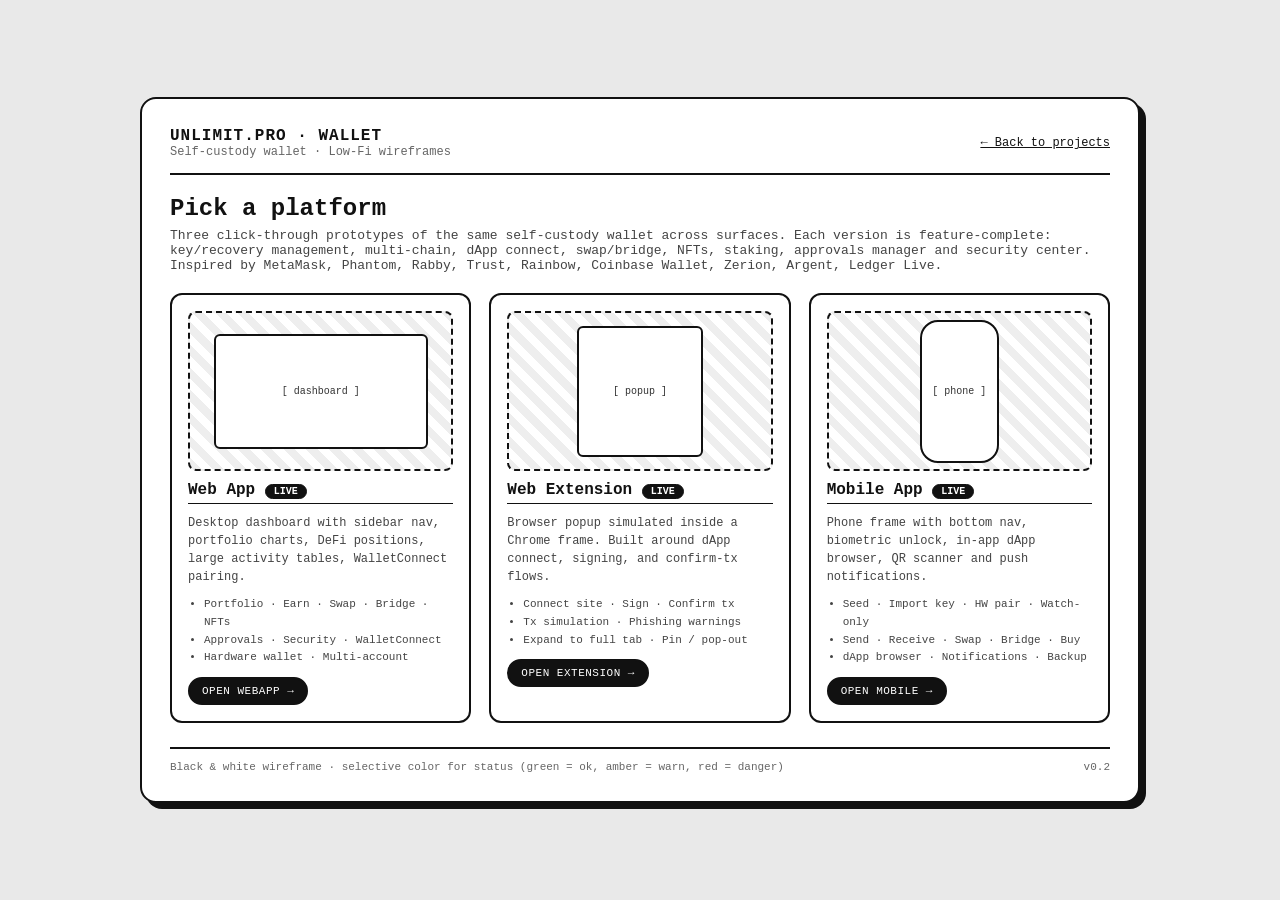
<file: wallet/index.html>
<!DOCTYPE html>
<html lang="en">
<head>
<meta charset="UTF-8">
<meta name="viewport" content="width=device-width, initial-scale=1.0">
<title>Unlimit.pro Wallet — Platform Picker (Low-Fi)</title>
<style>
  *{box-sizing:border-box}
  body{margin:0;font-family:'Courier New',Courier,monospace;background:#e9e9e9;color:#111;min-height:100vh;display:flex;align-items:center;justify-content:center;padding:24px}
  .frame{width:100%;max-width:1000px;background:#fff;border:2px solid #111;border-radius:16px;box-shadow:6px 6px 0 #111;padding:28px}
  header{border-bottom:2px solid #111;padding-bottom:14px;margin-bottom:20px;display:flex;justify-content:space-between;align-items:center;flex-wrap:wrap;gap:8px}
  .brand{font-weight:bold;letter-spacing:1px}
  .meta{font-size:12px;color:#666}
  .meta a{color:#111}
  h1{margin:0 0 6px;font-size:24px}
  p.lead{margin:0 0 20px;font-size:13px;color:#444}
  .grid{display:grid;grid-template-columns:repeat(auto-fit,minmax(260px,1fr));gap:18px}
  .card{border:2px solid #111;border-radius:12px;padding:16px;text-decoration:none;color:inherit;display:flex;flex-direction:column;gap:10px;background:#fff;cursor:pointer;transition:transform .15s,box-shadow .15s}
  .card:hover{transform:translate(-2px,-2px);box-shadow:4px 4px 0 #111;background:#fafafa}
  .thumb{height:160px;border:2px dashed #111;border-radius:8px;display:flex;align-items:center;justify-content:center;background:repeating-linear-gradient(45deg,#eee 0 8px,#fff 8px 16px);position:relative;overflow:hidden}
  .mock{background:#fff;border:2px solid #111;display:flex;align-items:center;justify-content:center;font-size:10px;color:#333}
  .mock.web{width:82%;height:74%;border-radius:6px}
  .mock.ext{width:48%;height:84%;border-radius:6px}
  .mock.mob{width:30%;height:92%;border-radius:18px}
  .card h2{margin:0;font-size:16px;border-bottom:1.5px solid #111;padding-bottom:4px}
  .card p{margin:0;font-size:12px;color:#444;line-height:1.5}
  .cta{align-self:flex-start;border:2px solid #111;background:#111;color:#fff;padding:6px 12px;border-radius:999px;font-size:11px;letter-spacing:.5px}
  .badge{display:inline-block;border:1.5px solid #111;border-radius:999px;padding:1px 8px;font-size:10px;background:#111;color:#fff}
  footer{margin-top:24px;border-top:2px solid #111;padding-top:12px;font-size:11px;color:#666;display:flex;justify-content:space-between;flex-wrap:wrap;gap:6px}
  ul.feat{font-size:11px;color:#444;margin:0;padding-left:16px;line-height:1.6}
</style>
</head>
<body>
<div class="frame">
  <header>
    <div>
      <div class="brand">UNLIMIT.PRO · WALLET</div>
      <div class="meta">Self-custody wallet · Low-Fi wireframes</div>
    </div>
    <div class="meta"><a href="../index.html">← Back to projects</a></div>
  </header>

  <h1>Pick a platform</h1>
  <p class="lead">Three click-through prototypes of the same self-custody wallet across surfaces. Each version is feature-complete: key/recovery management, multi-chain, dApp connect, swap/bridge, NFTs, staking, approvals manager and security center. Inspired by MetaMask, Phantom, Rabby, Trust, Rainbow, Coinbase Wallet, Zerion, Argent, Ledger Live.</p>

  <div class="grid">
    <a class="card" href="./webapp/index.html">
      <div class="thumb"><div class="mock web">[ dashboard ]</div></div>
      <h2>Web App <span class="badge">LIVE</span></h2>
      <p>Desktop dashboard with sidebar nav, portfolio charts, DeFi positions, large activity tables, WalletConnect pairing.</p>
      <ul class="feat">
        <li>Portfolio · Earn · Swap · Bridge · NFTs</li>
        <li>Approvals · Security · WalletConnect</li>
        <li>Hardware wallet · Multi-account</li>
      </ul>
      <span class="cta">OPEN WEBAPP →</span>
    </a>

    <a class="card" href="./extension/index.html">
      <div class="thumb"><div class="mock ext">[ popup ]</div></div>
      <h2>Web Extension <span class="badge">LIVE</span></h2>
      <p>Browser popup simulated inside a Chrome frame. Built around dApp connect, signing, and confirm-tx flows.</p>
      <ul class="feat">
        <li>Connect site · Sign · Confirm tx</li>
        <li>Tx simulation · Phishing warnings</li>
        <li>Expand to full tab · Pin / pop-out</li>
      </ul>
      <span class="cta">OPEN EXTENSION →</span>
    </a>

    <a class="card" href="./mobile/index.html">
      <div class="thumb"><div class="mock mob">[ phone ]</div></div>
      <h2>Mobile App <span class="badge">LIVE</span></h2>
      <p>Phone frame with bottom nav, biometric unlock, in-app dApp browser, QR scanner and push notifications.</p>
      <ul class="feat">
        <li>Seed · Import key · HW pair · Watch-only</li>
        <li>Send · Receive · Swap · Bridge · Buy</li>
        <li>dApp browser · Notifications · Backup</li>
      </ul>
      <span class="cta">OPEN MOBILE →</span>
    </a>
  </div>

  <footer>
    <span>Black &amp; white wireframe · selective color for status (green = ok, amber = warn, red = danger)</span>
    <span>v0.2</span>
  </footer>
</div>
</body>
</html>
</file>
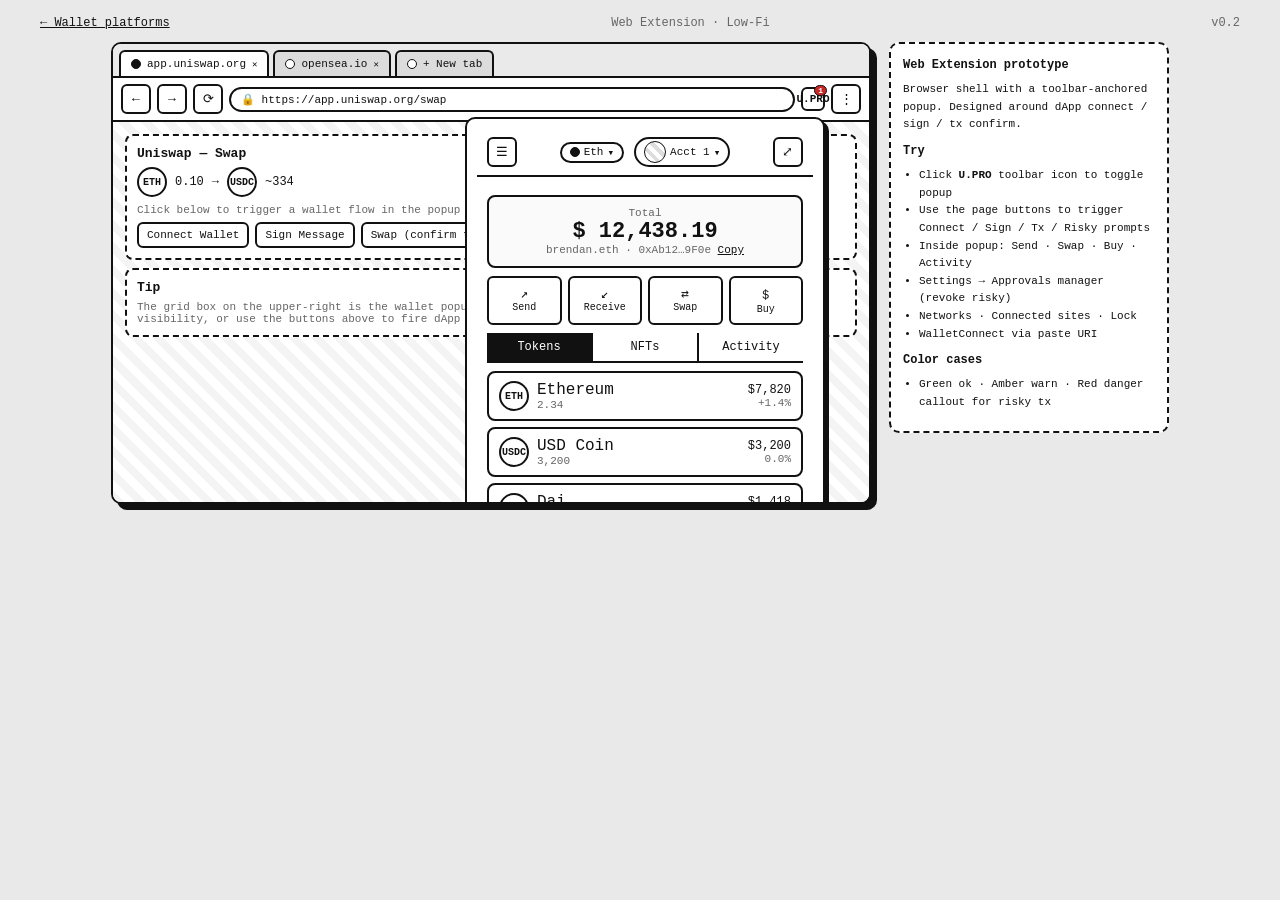
<file: wallet/extension/index.html>
<!DOCTYPE html>
<html lang="en">
<head>
<meta charset="UTF-8">
<meta name="viewport" content="width=device-width, initial-scale=1.0">
<title>Unlimit.pro Wallet · Browser Extension (Low-Fi)</title>
<link rel="stylesheet" href="../lowfi.css">
<style>
  body{background:var(--paper);min-height:100vh;display:flex;flex-direction:column;align-items:center;padding:16px;gap:12px}
  .topbar{width:100%;max-width:1200px;display:flex;justify-content:space-between;font-size:12px;color:var(--muted)}
  .stage{display:flex;gap:18px;align-items:flex-start;flex-wrap:wrap;justify-content:center}

  /* Browser chrome that hosts the popup */
  .browser-chrome{width:760px;background:#fff;border:2px solid #111;border-radius:10px;box-shadow:6px 6px 0 #111;overflow:hidden}
  .chrome-tabs{display:flex;background:#eaeaea;border-bottom:2px solid #111;padding:6px 6px 0;gap:4px}
  .ctab{padding:6px 10px;border:2px solid #111;border-bottom:none;border-radius:6px 6px 0 0;background:#fff;font-size:11px;display:flex;align-items:center;gap:6px}
  .ctab.bg{background:#dcdcdc}
  .ctab .x{font-size:9px}
  .chrome-bar{display:flex;align-items:center;gap:6px;padding:6px 8px;border-bottom:2px solid #111}
  .chrome-bar .url{flex:1;border:2px solid #111;border-radius:999px;padding:4px 10px;font-size:11px;background:#fff;display:flex;align-items:center;gap:6px}
  .chrome-bar .pin{position:relative}
  .chrome-bar .pin .pop{position:absolute;top:30px;right:0;width:360px;background:#fff;border:2px solid #111;border-radius:10px;z-index:10;height:570px;overflow:hidden;display:flex;flex-direction:column;box-shadow:4px 4px 0 #111}
  .chrome-page{height:380px;background:repeating-linear-gradient(45deg,#f4f4f4 0 8px,#fff 8px 16px);position:relative;padding:12px}
  .chrome-page .pageblock{background:#fff;border:2px dashed #111;border-radius:8px;padding:10px;font-size:12px;margin-bottom:8px}
  .chrome-page .row{display:flex;gap:8px}
  .chrome-page .pageblock h3{margin:0 0 6px;font-size:13px}

  /* extension popup app */
  .ext-app{display:flex;flex-direction:column;flex:1;position:relative}
  .appbar{display:flex;align-items:center;justify-content:space-between;padding:8px 10px;border-bottom:2px solid #111;gap:6px;background:#fff}
  .screen{flex:1;overflow-y:auto;padding:10px;display:none;flex-direction:column;gap:8px}
  .screen.active{display:flex}
  .net-pill,.acct-pill{display:inline-flex;align-items:center;gap:4px;border:2px solid #111;border-radius:999px;padding:2px 8px;background:#fff;font-size:11px;cursor:pointer}
  .balance{border:2px solid #111;border-radius:8px;padding:10px;text-align:center;background:var(--softer)}
  .balance .big{font-size:22px;font-weight:bold}
  .actions{display:grid;grid-template-columns:repeat(4,1fr);gap:6px}
  .act{border:2px solid #111;border-radius:6px;padding:8px 2px;text-align:center;cursor:pointer;background:#fff;font-size:10px}
  .act .ico{display:block;font-size:13px}
  .act:hover{background:var(--soft)}

  .nav-bot{display:grid;grid-template-columns:repeat(4,1fr);border-top:2px solid #111;background:#fff}
  .nb{text-align:center;padding:6px 0;cursor:pointer;font-size:10px;border-right:2px solid #111}
  .nb:last-child{border-right:none}
  .nb.active{background:#111;color:#fff}
  .nb .ico{display:block;font-size:13px}

  .legend{width:280px;border:2px dashed #111;border-radius:10px;padding:12px;font-size:11px;line-height:1.6;background:#fff}
  .legend h4{margin:0 0 6px;font-size:12px}
  .legend ul{margin:0 0 8px;padding-left:16px}

  .toolbar-fox{width:24px;height:24px;border:2px solid #111;background:#fff;border-radius:6px;display:inline-flex;align-items:center;justify-content:center;font-size:11px;font-weight:bold;cursor:pointer;position:relative}
  .toolbar-fox .nbadge{position:absolute;top:-4px;right:-4px;background:var(--err);color:#fff;font-size:8px;border-radius:8px;padding:0 3px;border:1px solid #111}

  /* dApp prompt callout */
  .callout{border:2px solid var(--err);border-radius:8px;padding:8px;background:#fff5f5}
  .callout.warn{border-color:var(--warn);background:#fffbeb}
  .callout.ok{border-color:var(--ok);background:#f0fff3}

  @media(max-width:820px){.browser-chrome{width:100%;max-width:480px}.chrome-bar .pin .pop{position:relative;width:100%;top:auto;right:auto;margin-top:8px}}
</style>
</head>
<body>
<div class="topbar">
  <a href="../index.html">← Wallet platforms</a>
  <span>Web Extension · Low-Fi</span>
  <span>v0.2</span>
</div>

<div class="stage">

<!-- ============ Browser chrome with popup ============ -->
<div class="browser-chrome">
  <div class="chrome-tabs">
    <div class="ctab"><span class="dot k"></span>app.uniswap.org<span class="x">✕</span></div>
    <div class="ctab bg"><span class="dot"></span>opensea.io<span class="x">✕</span></div>
    <div class="ctab bg"><span class="dot"></span>+ New tab</div>
  </div>
  <div class="chrome-bar">
    <button class="icon-btn">←</button>
    <button class="icon-btn">→</button>
    <button class="icon-btn">⟳</button>
    <div class="url">🔒 https://app.uniswap.org/swap</div>
    <div class="pin">
      <button class="toolbar-fox" onclick="togglePop()">U.PRO<span class="nbadge">1</span></button>
      <!-- POPUP -->
      <div class="pop" id="pop">
        <div class="ext-app">

          <!-- LOCK -->
          <section class="screen" data-screen="lock">
            <div class="appbar"><strong>Unlimit.pro Wallet</strong><button class="icon-btn" onclick="alert('Open full tab')">⤢</button></div>
            <div style="margin:auto;text-align:center;padding:20px;display:flex;flex-direction:column;gap:10px">
              <div style="font-size:30px">🔒</div>
              <h3 style="margin:0;font-size:14px">Wallet Locked</h3>
              <input class="input" type="password" placeholder="Password">
              <button class="btn primary full" onclick="go('home')">Unlock</button>
              <a href="#" class="small" onclick="event.preventDefault();alert('Reset (mock)')">Forgot password?</a>
            </div>
          </section>

          <!-- HOME -->
          <section class="screen active" data-screen="home">
            <div class="appbar">
              <button class="icon-btn" onclick="openModal('m-menu')">☰</button>
              <div class="row gap">
                <button class="net-pill" onclick="openModal('m-net')"><span class="dot k"></span><span id="netLabel">Eth</span> ▾</button>
                <button class="acct-pill" onclick="openModal('m-acc')"><span class="avatar"></span><span id="acctLabel">Acct 1</span> ▾</button>
              </div>
              <button class="icon-btn" onclick="alert('Expand to tab')">⤢</button>
            </div>
            <div class="screen active" style="padding:0;display:flex;flex-direction:column;gap:8px;flex:1;padding:10px">
              <div class="balance">
                <div class="small">Total</div>
                <div class="big">$ 12,438.19</div>
                <div class="small">brendan.eth · 0xAb12…9F0e <a href="#" onclick="event.preventDefault();alert('Copied')">Copy</a></div>
              </div>
              <div class="actions">
                <div class="act" onclick="go('send')"><span class="ico">↗</span>Send</div>
                <div class="act" onclick="go('receive')"><span class="ico">↙</span>Receive</div>
                <div class="act" onclick="go('swap')"><span class="ico">⇄</span>Swap</div>
                <div class="act" onclick="go('buy')"><span class="ico">＄</span>Buy</div>
              </div>
              <div class="tabs"><div class="tab active" onclick="setTab(this,'t-tok')">Tokens</div><div class="tab" onclick="setTab(this,'t-nft')">NFTs</div><div class="tab" onclick="setTab(this,'t-act')">Activity</div></div>
              <div id="t-tok" class="list">
                <div class="li" onclick="openModal('m-tok')"><div class="li-l"><div class="token">ETH</div><div><div>Ethereum</div><div class="small">2.34</div></div></div><div class="li-r"><div>$7,820</div><div class="small">+1.4%</div></div></div>
                <div class="li" onclick="openModal('m-tok')"><div class="li-l"><div class="token">USDC</div><div><div>USD Coin</div><div class="small">3,200</div></div></div><div class="li-r"><div>$3,200</div><div class="small">0.0%</div></div></div>
                <div class="li" onclick="openModal('m-tok')"><div class="li-l"><div class="token">DAI</div><div><div>Dai</div><div class="small">1,418</div></div></div><div class="li-r"><div>$1,418</div><div class="small">-0.1%</div></div></div>
                <button class="btn full" onclick="openModal('m-add-tok')">+ Import Token</button>
              </div>
              <div id="t-nft" class="list" style="display:none">
                <div style="display:grid;grid-template-columns:1fr 1fr;gap:6px">
                  <div class="li" style="flex-direction:column;align-items:flex-start" onclick="openModal('m-nft')"><div class="ph-img" style="width:100%;height:80px"></div><div class="small">Foxes #042</div></div>
                  <div class="li" style="flex-direction:column;align-items:flex-start" onclick="openModal('m-nft')"><div class="ph-dash" style="width:100%;height:80px"></div><div class="small">Punks #777</div></div>
                </div>
              </div>
              <div id="t-act" class="list" style="display:none">
                <div class="li" onclick="openModal('m-tx')"><div class="li-l"><div class="token">↗</div><div><div>Send 0.12 ETH</div><div class="small">2 min</div></div></div><span class="badge ok">OK</span></div>
                <div class="li" onclick="openModal('m-tx')"><div class="li-l"><div class="token">⇄</div><div><div>Swap ETH→USDC</div><div class="small">1h</div></div></div><span class="badge warn">Pending</span></div>
                <div class="li" onclick="openModal('m-tx')"><div class="li-l"><div class="token">!</div><div><div>Approval USDT</div><div class="small">2d</div></div></div><span class="badge err">Failed</span></div>
              </div>
            </div>
            <nav class="nav-bot">
              <div class="nb active" onclick="go('home')"><span class="ico">⌂</span>Home</div>
              <div class="nb" onclick="go('discover')"><span class="ico">⌬</span>dApps</div>
              <div class="nb" onclick="go('activity')"><span class="ico">≡</span>Activity</div>
              <div class="nb" onclick="go('settings')"><span class="ico">⚙</span>Settings</div>
            </nav>
          </section>

          <!-- SEND -->
          <section class="screen" data-screen="send">
            <div class="appbar"><button class="icon-btn" onclick="go('home')">←</button><strong>Send</strong><span></span></div>
            <div class="stack" style="padding:10px">
              <div class="group"><label>To</label><input class="input" placeholder="0x… / ENS"></div>
              <div class="row gap"><button class="btn sm" onclick="alert('Contacts')">Contacts</button><button class="btn sm" onclick="alert('Paste')">Paste</button></div>
              <div class="group"><label>Asset</label><select class="input"><option>ETH 2.34</option><option>USDC 3,200</option></select></div>
              <div class="group"><label>Amount</label><input class="input" placeholder="0.0"></div>
              <div class="kv"><span class="k">Fee</span><span>~ 0.0012 ETH <a href="#" onclick="event.preventDefault();openModal('m-gas')">edit</a></span></div>
              <div class="kv"><span class="k">Address check</span><span class="badge ok">Safe</span></div>
              <button class="btn primary full" onclick="openModal('m-confirm')">Review</button>
            </div>
          </section>

          <!-- RECEIVE -->
          <section class="screen" data-screen="receive">
            <div class="appbar"><button class="icon-btn" onclick="go('home')">←</button><strong>Receive</strong><span></span></div>
            <div class="stack center" style="padding:10px">
              <div class="qr" style="transform:scale(.85);transform-origin:top center"></div>
              <div class="small" style="word-break:break-all">0xAb12 3456 7890 abcd 9F0e</div>
              <div class="row gap" style="justify-content:center"><button class="btn full" onclick="alert('Copied')">Copy</button><button class="btn full" onclick="alert('Share')">Share</button></div>
            </div>
          </section>

          <!-- SWAP -->
          <section class="screen" data-screen="swap">
            <div class="appbar"><button class="icon-btn" onclick="go('home')">←</button><strong>Swap</strong><button class="icon-btn" onclick="openModal('m-slip')">⚙</button></div>
            <div class="stack" style="padding:10px">
              <div style="border:2px solid #111;border-radius:6px;padding:6px"><div class="small">From</div><div class="row between"><input class="input" placeholder="0.0" style="border:none;font-size:16px"><button class="btn sm" onclick="openModal('m-pick')">ETH ▾</button></div></div>
              <div class="center">⇅</div>
              <div style="border:2px solid #111;border-radius:6px;padding:6px"><div class="small">To</div><div class="row between"><input class="input" placeholder="0.0" style="border:none;font-size:16px"><button class="btn sm" onclick="openModal('m-pick')">USDC ▾</button></div></div>
              <div class="kv"><span class="k">Rate</span><span>1 ETH ≈ 3,340 USDC</span></div>
              <div class="kv"><span class="k">Slippage</span><span>0.5%</span></div>
              <div class="kv"><span class="k">Fee</span><span>~ $4.20</span></div>
              <button class="btn primary full" onclick="openModal('m-confirm')">Get Quote</button>
            </div>
          </section>

          <!-- BUY -->
          <section class="screen" data-screen="buy">
            <div class="appbar"><button class="icon-btn" onclick="go('home')">←</button><strong>Buy</strong><span></span></div>
            <div class="stack" style="padding:10px">
              <div class="group"><label>Pay</label><select class="input"><option>USD · Card</option><option>EUR · Bank</option></select></div>
              <div class="group"><label>Amount</label><input class="input" placeholder="$ 100"></div>
              <div class="group"><label>Receive</label><select class="input"><option>ETH</option><option>USDC</option></select></div>
              <div class="list"><div class="li"><div class="li-l">MoonPay</div><div class="li-r">≈ 0.0299 ETH</div></div><div class="li"><div class="li-l">Transak</div><div class="li-r">≈ 0.0297 ETH</div></div></div>
              <button class="btn primary full" onclick="alert('Provider checkout (mock)')">Continue</button>
            </div>
          </section>

          <!-- DISCOVER (dApps + connected sites) -->
          <section class="screen" data-screen="discover">
            <div class="appbar"><button class="icon-btn" onclick="go('home')">←</button><strong>dApps</strong><button class="icon-btn" onclick="openModal('m-wc')">⚭</button></div>
            <div class="stack" style="padding:10px">
              <input class="input" placeholder="Search dApps">
              <div class="small">Connected Sites</div>
              <div class="list">
                <div class="li"><div class="li-l"><span class="dot ok"></span>app.uniswap.org</div><button class="btn sm" onclick="alert('Disconnect')">✕</button></div>
                <div class="li"><div class="li-l"><span class="dot ok"></span>opensea.io</div><button class="btn sm" onclick="alert('Disconnect')">✕</button></div>
                <div class="li"><div class="li-l"><span class="dot warn"></span>unknown-site.xyz</div><button class="btn sm danger">Revoke</button></div>
              </div>
              <button class="btn full" onclick="openModal('m-wc')">+ WalletConnect (paste URI)</button>
              <div class="small">Featured</div>
              <div class="list">
                <div class="li" onclick="openModal('m-conn')"><div class="li-l"><div class="token">U</div>Uniswap</div><span class="small">DEX</span></div>
                <div class="li" onclick="openModal('m-conn')"><div class="li-l"><div class="token">A</div>Aave</div><span class="small">Lending</span></div>
                <div class="li" onclick="openModal('m-conn')"><div class="li-l"><div class="token">L</div>Lido</div><span class="small">Staking</span></div>
              </div>
            </div>
          </section>

          <!-- ACTIVITY -->
          <section class="screen" data-screen="activity">
            <div class="appbar"><button class="icon-btn" onclick="go('home')">←</button><strong>Activity</strong><span></span></div>
            <div class="stack" style="padding:10px">
              <div class="tabs"><div class="tab active">All</div><div class="tab">Pending</div></div>
              <div class="list">
                <div class="li" onclick="openModal('m-tx')"><div class="li-l"><div class="token">↗</div><div><div>Send 0.12 ETH</div><div class="small">2 min</div></div></div><span class="badge ok">OK</span></div>
                <div class="li" onclick="openModal('m-tx')"><div class="li-l"><div class="token">⇄</div><div><div>Swap ETH→USDC</div><div class="small">1h</div></div></div><span class="badge warn">Pending</span></div>
                <div class="li" onclick="openModal('m-tx')"><div class="li-l"><div class="token">≋</div><div><div>Bridge ETH→Base</div><div class="small">3h</div></div></div><span class="badge ok">OK</span></div>
                <div class="li" onclick="openModal('m-tx')"><div class="li-l"><div class="token">!</div><div><div>Approve USDT</div><div class="small">2d</div></div></div><span class="badge err">Fail</span></div>
              </div>
            </div>
          </section>

          <!-- SETTINGS -->
          <section class="screen" data-screen="settings">
            <div class="appbar"><button class="icon-btn" onclick="go('home')">←</button><strong>Settings</strong><span></span></div>
            <div class="stack" style="padding:10px">
              <div class="list">
                <div class="li" onclick="go('s-general')"><div>General</div><span>›</span></div>
                <div class="li" onclick="go('s-security')"><div>Security &amp; Privacy</div><span>›</span></div>
                <div class="li" onclick="go('s-networks')"><div>Networks</div><span>›</span></div>
                <div class="li" onclick="go('s-approvals')"><div>Token Approvals</div><span class="badge warn">2</span></div>
                <div class="li" onclick="go('s-advanced')"><div>Advanced</div><span>›</span></div>
                <div class="li" onclick="go('s-about')"><div>About</div><span>›</span></div>
                <div class="li" onclick="go('lock')"><div>Lock Wallet</div><span>🔒</span></div>
              </div>
            </div>
          </section>
          <section class="screen" data-screen="s-general">
            <div class="appbar"><button class="icon-btn" onclick="go('settings')">←</button><strong>General</strong><span></span></div>
            <div class="stack" style="padding:10px">
              <div class="row between"><span>Currency</span><select class="input" style="width:auto"><option>USD</option><option>EUR</option></select></div>
              <div class="row between"><span>Theme</span><select class="input" style="width:auto"><option>System</option><option>Light</option><option>Dark</option></select></div>
              <div class="row between"><span>Show test networks</span><span class="toggle" onclick="this.classList.toggle('on')"></span></div>
              <div class="row between"><span>Privacy mode</span><span class="toggle" onclick="this.classList.toggle('on')"></span></div>
            </div>
          </section>
          <section class="screen" data-screen="s-security">
            <div class="appbar"><button class="icon-btn" onclick="go('settings')">←</button><strong>Security</strong><span></span></div>
            <div class="stack" style="padding:10px">
              <button class="btn full" onclick="alert('Reveal seed (mock)')">Reveal Recovery Phrase</button>
              <button class="btn full" onclick="alert('Show key (mock)')">Show Private Key</button>
              <div class="row between"><span>Phishing shield</span><span class="toggle on" onclick="this.classList.toggle('on')"></span></div>
              <div class="row between"><span>Tx simulation</span><span class="toggle on" onclick="this.classList.toggle('on')"></span></div>
              <div class="row between"><span>Auto-lock 5 min</span><span class="toggle on" onclick="this.classList.toggle('on')"></span></div>
              <div class="row between"><span>Address-poisoning warn</span><span class="toggle on" onclick="this.classList.toggle('on')"></span></div>
              <button class="btn danger full" onclick="confirm('Reset wallet?')">Reset Wallet</button>
            </div>
          </section>
          <section class="screen" data-screen="s-networks">
            <div class="appbar"><button class="icon-btn" onclick="go('settings')">←</button><strong>Networks</strong><button class="icon-btn" onclick="openModal('m-add-net')">+</button></div>
            <div class="stack" style="padding:10px">
              <div class="list">
                <div class="li"><div class="li-l"><span class="dot"></span>Ethereum</div><span class="badge ok">On</span></div>
                <div class="li"><div class="li-l"><span class="dot k"></span>Polygon</div><span class="badge ok">On</span></div>
                <div class="li"><div class="li-l"><span class="dot warn"></span>BNB Chain</div><span class="badge">Off</span></div>
                <div class="li"><div class="li-l"><span class="dot"></span>Arbitrum</div><span class="badge ok">On</span></div>
                <div class="li"><div class="li-l"><span class="dot"></span>Base</div><span class="badge ok">On</span></div>
              </div>
            </div>
          </section>
          <section class="screen" data-screen="s-approvals">
            <div class="appbar"><button class="icon-btn" onclick="go('settings')">←</button><strong>Approvals</strong><span></span></div>
            <div class="stack" style="padding:10px">
              <p class="small">Active spending allowances.</p>
              <div class="list">
                <div class="li"><div class="li-l"><div class="token">U</div><div><div>USDC → Uniswap V3</div><div class="small">Unlimited</div></div></div><button class="btn sm danger">Revoke</button></div>
                <div class="li"><div class="li-l"><div class="token">!</div><div><div>USDT → unknown</div><div class="small"><span class="badge err">Risky</span></div></div></div><button class="btn sm danger">Revoke</button></div>
                <div class="li"><div class="li-l"><div class="token">A</div><div><div>USDC → Aave</div><div class="small">Limited</div></div></div><button class="btn sm">Revoke</button></div>
              </div>
            </div>
          </section>
          <section class="screen" data-screen="s-advanced">
            <div class="appbar"><button class="icon-btn" onclick="go('settings')">←</button><strong>Advanced</strong><span></span></div>
            <div class="stack" style="padding:10px">
              <div class="row between"><span>Show hex data</span><span class="toggle" onclick="this.classList.toggle('on')"></span></div>
              <div class="row between"><span>Custom nonce</span><span class="toggle" onclick="this.classList.toggle('on')"></span></div>
              <div class="row between"><span>Smart Account (EIP-7702)</span><span class="toggle" onclick="this.classList.toggle('on')"></span></div>
              <div class="row between"><span>Snaps (plugins)</span><span class="toggle" onclick="this.classList.toggle('on')"></span></div>
              <button class="btn full">Reset Account</button>
              <button class="btn full">Clear Activity Tab</button>
              <button class="btn full">Sync With Mobile (QR)</button>
              <button class="btn full">Download State Logs</button>
            </div>
          </section>
          <section class="screen" data-screen="s-about">
            <div class="appbar"><button class="icon-btn" onclick="go('settings')">←</button><strong>About</strong><span></span></div>
            <div class="stack center" style="padding:14px">
              <div>Unlimit.pro Wallet · Extension</div>
              <div class="small">v0.2 · low-fidelity</div>
              <button class="btn full">Help Center</button>
              <button class="btn full">Privacy Policy</button>
              <button class="btn full">Open Source</button>
            </div>
          </section>

          <!-- ============== CRITICAL EXTENSION FLOWS ============== -->
          <!-- These show up when a dApp triggers something on the page. -->

          <!-- Connect prompt -->
          <section class="screen" data-screen="prompt-connect">
            <div class="appbar"><strong>Connection Request</strong><button class="icon-btn" onclick="go('home')">✕</button></div>
            <div class="stack" style="padding:10px">
              <div class="callout ok"><b>app.uniswap.org</b> wants to connect <span class="badge ok">Verified</span></div>
              <div class="kv"><span class="k">Account</span><span>Account 1</span></div>
              <div class="kv"><span class="k">Network</span><span>Ethereum</span></div>
              <p class="small">It will be allowed to:</p>
              <ul style="font-size:11px;margin:0;padding-left:16px"><li>See your address &amp; balance</li><li>Request transactions / signatures</li></ul>
              <div class="row gap"><button class="btn full" onclick="go('home')">Reject</button><button class="btn primary full" onclick="go('prompt-sign')">Connect</button></div>
            </div>
          </section>

          <!-- Sign typed data -->
          <section class="screen" data-screen="prompt-sign">
            <div class="appbar"><strong>Signature Request</strong><button class="icon-btn" onclick="go('home')">✕</button></div>
            <div class="stack" style="padding:10px">
              <div class="callout ok">app.uniswap.org · personal_sign</div>
              <div style="border:2px solid #111;border-radius:6px;padding:8px;font-size:11px;height:140px;overflow-y:auto">Welcome to Uniswap!<br>Sign to verify ownership.<br>Nonce: 1729384756<br>URI: https://app.uniswap.org<br>Issued at: 2026-04-25T10:00:00Z<br>Chain ID: 1</div>
              <div class="kv"><span class="k">Risk</span><span class="badge ok">No phishing detected</span></div>
              <div class="row gap"><button class="btn full" onclick="go('home')">Reject</button><button class="btn primary full" onclick="go('prompt-tx')">Sign</button></div>
            </div>
          </section>

          <!-- Confirm tx -->
          <section class="screen" data-screen="prompt-tx">
            <div class="appbar"><strong>Confirm Transaction</strong><button class="icon-btn" onclick="go('home')">✕</button></div>
            <div class="stack" style="padding:10px">
              <div class="callout ok">app.uniswap.org · Swap ETH → USDC <span class="badge ok">Verified</span></div>
              <div class="kv"><span class="k">From</span><span>Account 1</span></div>
              <div class="kv"><span class="k">Contract</span><span>0xUni…SwapRouter</span></div>
              <div class="kv"><span class="k">Method</span><span>exactInputSingle</span></div>
              <div class="kv"><span class="k">You pay</span><span>0.10 ETH</span></div>
              <div class="kv"><span class="k">You get (sim)</span><span>~ 334 USDC</span></div>
              <div class="kv"><span class="k">Network fee</span><span>0.0012 ETH (~$4.2) <a href="#" onclick="event.preventDefault();openModal('m-gas')">edit</a></span></div>
              <div class="hr"></div>
              <div class="kv"><span class="k">Tx simulation</span><span class="badge ok">Will succeed</span></div>
              <div class="kv"><span class="k">Slippage</span><span>0.5%</span></div>
              <div class="kv"><span class="k">Risk</span><span class="badge ok">No risks found</span></div>
              <div class="tabs"><div class="tab active">Details</div><div class="tab">Data</div><div class="tab">Hex</div></div>
              <div class="row gap"><button class="btn full" onclick="go('home')">Reject</button><button class="btn primary full" onclick="openModal('m-pending')">Confirm</button></div>
            </div>
          </section>

          <!-- Risky tx warning -->
          <section class="screen" data-screen="prompt-risky">
            <div class="appbar"><strong>⚠ Confirm Transaction</strong><button class="icon-btn" onclick="go('home')">✕</button></div>
            <div class="stack" style="padding:10px">
              <div class="callout"><b>unknown-site.xyz</b> · setApprovalForAll <span class="badge err">High risk</span></div>
              <div class="kv"><span class="k">Contract</span><span>0xunknown…</span></div>
              <div class="kv"><span class="k">Allowance</span><span>UNLIMITED USDC</span></div>
              <div class="kv"><span class="k">Simulation</span><span class="badge err">Drains wallet</span></div>
              <p class="small" style="color:var(--err)">This site appears unverified and is requesting unlimited spend. Continue only if you trust it.</p>
              <div class="row gap"><button class="btn primary full" onclick="go('home')">Reject (recommended)</button><button class="btn danger full" onclick="alert('Confirmed risky tx (mock)')">Confirm anyway</button></div>
            </div>
          </section>

        </div><!-- /ext-app -->

        <!-- ===== Modals (within popup) ===== -->
        <div class="modal-back" id="m-net"><div class="modal"><div class="row between"><h4>Networks</h4><button class="icon-btn" onclick="closeModal()">✕</button></div><div class="list"><div class="li" onclick="setNet('Eth')"><div class="li-l"><span class="dot"></span>Ethereum</div><span class="small">ETH</span></div><div class="li" onclick="setNet('Poly')"><div class="li-l"><span class="dot k"></span>Polygon</div><span class="small">MATIC</span></div><div class="li" onclick="setNet('BNB')"><div class="li-l"><span class="dot warn"></span>BNB Chain</div><span class="small">BNB</span></div><div class="li" onclick="setNet('Arb')"><div class="li-l"><span class="dot"></span>Arbitrum</div><span class="small">ETH</span></div><div class="li" onclick="setNet('Base')"><div class="li-l"><span class="dot"></span>Base</div><span class="small">ETH</span></div></div><button class="btn full" onclick="closeModal();go('s-networks')">Manage</button></div></div>
        <div class="modal-back" id="m-acc"><div class="modal"><div class="row between"><h4>Accounts</h4><button class="icon-btn" onclick="closeModal()">✕</button></div><div class="list"><div class="li" onclick="setAcct('Acct 1')"><div class="li-l"><span class="avatar"></span><div>Account 1<div class="small">$12,438</div></div></div><span class="badge ok">Active</span></div><div class="li" onclick="setAcct('Acct 2')"><div class="li-l"><span class="avatar"></span><div>Account 2<div class="small">$452</div></div></div><span>›</span></div><div class="li"><div class="li-l"><span class="avatar"></span><div>Trezor 1<div class="small">$0</div></div></div><span class="badge">HW</span></div></div><button class="btn full" onclick="alert('Create')">+ Create</button><button class="btn full" onclick="alert('Import')">Import</button><button class="btn full" onclick="alert('HW')">Connect Hardware</button></div></div>
        <div class="modal-back" id="m-menu"><div class="modal"><div class="row between"><h4>Menu</h4><button class="icon-btn" onclick="closeModal()">✕</button></div><div class="list"><div class="li" onclick="closeModal();openModal('m-acc')">Switch Account</div><div class="li" onclick="closeModal();go('discover')">Connected Sites</div><div class="li" onclick="closeModal();go('s-approvals')">Approvals</div><div class="li" onclick="closeModal();go('s-security')">Security</div><div class="li" onclick="closeModal();go('s-networks')">Networks</div><div class="li" onclick="closeModal();alert('Open in new tab')">⤢ Expand to full tab</div><div class="li" onclick="closeModal();go('lock')">Lock</div></div></div></div>
        <div class="modal-back" id="m-tok"><div class="modal"><div class="row between"><h4>ETH Detail</h4><button class="icon-btn" onclick="closeModal()">✕</button></div><div class="balance"><div class="big">2.34 ETH</div><div class="small">$7,820</div></div><div class="actions" style="margin-top:6px"><div class="act" onclick="closeModal();go('send')"><span class="ico">↗</span>Send</div><div class="act" onclick="closeModal();go('receive')"><span class="ico">↙</span>Recv</div><div class="act" onclick="closeModal();go('swap')"><span class="ico">⇄</span>Swap</div><div class="act" onclick="closeModal();go('buy')"><span class="ico">＄</span>Buy</div></div><div class="chart" style="margin-top:6px"></div></div></div>
        <div class="modal-back" id="m-add-tok"><div class="modal"><div class="row between"><h4>Import Token</h4><button class="icon-btn" onclick="closeModal()">✕</button></div><div class="tabs"><div class="tab active">Search</div><div class="tab">Custom</div></div><input class="input" placeholder="Symbol/address" style="margin-top:6px"><div class="list"><div class="li"><div class="li-l"><div class="token">UNI</div>Uniswap</div><button class="btn sm">Add</button></div><div class="li"><div class="li-l"><div class="token">LDO</div>Lido</div><button class="btn sm">Add</button></div></div></div></div>
        <div class="modal-back" id="m-pick"><div class="modal"><div class="row between"><h4>Select Token</h4><button class="icon-btn" onclick="closeModal()">✕</button></div><input class="input" placeholder="Search"><div class="list" style="margin-top:6px"><div class="li" onclick="closeModal()"><div class="li-l"><div class="token">ETH</div>Ethereum</div><span class="small">2.34</span></div><div class="li" onclick="closeModal()"><div class="li-l"><div class="token">USDC</div>USD Coin</div><span class="small">3,200</span></div></div></div></div>
        <div class="modal-back" id="m-slip"><div class="modal"><div class="row between"><h4>Swap Settings</h4><button class="icon-btn" onclick="closeModal()">✕</button></div><label>Slippage</label><div class="row gap"><button class="btn sm">0.1%</button><button class="btn sm primary">0.5%</button><button class="btn sm">1%</button></div><label style="margin-top:6px">MEV protection</label><div class="row between"><span class="small">Use private mempool</span><span class="toggle on" onclick="this.classList.toggle('on')"></span></div></div></div>
        <div class="modal-back" id="m-gas"><div class="modal"><div class="row between"><h4>Edit Gas</h4><button class="icon-btn" onclick="closeModal()">✕</button></div><div class="list"><div class="li"><div>Low</div><div class="small">~30s</div></div><div class="li" style="background:#f2f2f2"><div>Market</div><div class="small">~15s</div></div><div class="li"><div>Aggressive</div><div class="small">~5s</div></div><div class="li"><div>Custom</div><div class="small">advanced</div></div></div></div></div>
        <div class="modal-back" id="m-confirm"><div class="modal"><div class="row between"><h4>Confirm</h4><button class="icon-btn" onclick="closeModal()">✕</button></div><div class="kv"><span class="k">From</span><span>Acct 1</span></div><div class="kv"><span class="k">To</span><span>0x9c..f3a</span></div><div class="kv"><span class="k">Amount</span><span>0.12 ETH</span></div><div class="kv"><span class="k">Fee</span><span>0.0012 ETH</span></div><div class="kv"><span class="k">Sim</span><span class="badge ok">OK</span></div><div class="row gap"><button class="btn full" onclick="closeModal()">Reject</button><button class="btn primary full" onclick="closeModal();openModal('m-pending')">Confirm</button></div></div></div>
        <div class="modal-back" id="m-pending"><div class="modal center"><h4>Submitted</h4><div style="font-size:28px">⌛</div><p class="small">Waiting for confirmation…</p><div class="kv"><span class="k">Hash</span><span>0xabc…123</span></div><button class="btn full" onclick="alert('Explorer')">Explorer</button><button class="btn primary full" onclick="closeModal()">Close</button></div></div>
        <div class="modal-back" id="m-tx"><div class="modal"><div class="row between"><h4>Transaction</h4><button class="icon-btn" onclick="closeModal()">✕</button></div><div class="kv"><span class="k">Status</span><span class="badge ok">Confirmed</span></div><div class="kv"><span class="k">From</span><span>0xAb12…9F0e</span></div><div class="kv"><span class="k">To</span><span>0x9c..f3a</span></div><div class="kv"><span class="k">Value</span><span>0.12 ETH</span></div><div class="kv"><span class="k">Hash</span><span>0xabc…123</span></div><div class="row gap"><button class="btn full">Speed up</button><button class="btn full">Cancel</button><button class="btn full">Explorer</button></div></div></div>
        <div class="modal-back" id="m-nft"><div class="modal"><div class="row between"><h4>NFT</h4><button class="icon-btn" onclick="closeModal()">✕</button></div><div class="ph-img" style="height:140px"></div><div class="kv"><span class="k">Standard</span><span>ERC-721</span></div><button class="btn primary full" onclick="closeModal();go('send')">Send</button></div></div>
        <div class="modal-back" id="m-conn"><div class="modal"><div class="row between"><h4>Open dApp</h4><button class="icon-btn" onclick="closeModal()">✕</button></div><p class="small">Open this dApp in a new tab and trigger the connect flow?</p><div class="row gap"><button class="btn full" onclick="closeModal()">Cancel</button><button class="btn primary full" onclick="closeModal();go('prompt-connect')">Open &amp; Connect</button></div></div></div>
        <div class="modal-back" id="m-wc"><div class="modal"><div class="row between"><h4>WalletConnect</h4><button class="icon-btn" onclick="closeModal()">✕</button></div><label>Paste wc:URI</label><input class="input" placeholder="wc:1234abcd@2..."><button class="btn primary full" onclick="closeModal();go('prompt-connect')">Connect</button></div></div>
        <div class="modal-back" id="m-add-net"><div class="modal"><div class="row between"><h4>Add Network</h4><button class="icon-btn" onclick="closeModal()">✕</button></div><label>Name</label><input class="input"><label>RPC URL</label><input class="input"><label>Chain ID</label><input class="input"><label>Symbol</label><input class="input"><button class="btn primary full" onclick="closeModal()">Save</button></div></div>

      </div><!-- /pop -->
    </div>
    <button class="icon-btn">⋮</button>
  </div>

  <!-- Mock site content -->
  <div class="chrome-page">
    <div class="pageblock">
      <h3>Uniswap — Swap</h3>
      <div class="row" style="gap:8px;align-items:center"><div class="token">ETH</div><span>0.10</span><span>→</span><div class="token">USDC</div><span>~334</span></div>
      <p class="small" style="margin:6px 0 0">Click below to trigger a wallet flow in the popup ↗</p>
      <div class="row" style="gap:6px;margin-top:6px;flex-wrap:wrap">
        <button class="btn sm" onclick="trigger('prompt-connect')">Connect Wallet</button>
        <button class="btn sm" onclick="trigger('prompt-sign')">Sign Message</button>
        <button class="btn sm" onclick="trigger('prompt-tx')">Swap (confirm tx)</button>
        <button class="btn sm danger" onclick="trigger('prompt-risky')">Risky Approval</button>
      </div>
    </div>
    <div class="pageblock">
      <h3>Tip</h3>
      <p class="small" style="margin:0">The grid box on the upper-right is the wallet popup, anchored to the toolbar icon. Click <b>U.PRO</b> to toggle visibility, or use the buttons above to fire dApp prompts into the popup.</p>
    </div>
  </div>
</div>

<div class="legend">
  <h4>Web Extension prototype</h4>
  <p style="margin:0 0 8px">Browser shell with a toolbar-anchored popup. Designed around dApp connect / sign / tx confirm.</p>
  <h4>Try</h4>
  <ul>
    <li>Click <b>U.PRO</b> toolbar icon to toggle popup</li>
    <li>Use the page buttons to trigger Connect / Sign / Tx / Risky prompts</li>
    <li>Inside popup: Send · Swap · Buy · Activity</li>
    <li>Settings → Approvals manager (revoke risky)</li>
    <li>Networks · Connected sites · Lock</li>
    <li>WalletConnect via paste URI</li>
  </ul>
  <h4>Color cases</h4>
  <ul><li>Green ok · Amber warn · Red danger callout for risky tx</li></ul>
</div>
</div>

<script>
const screens=document.querySelectorAll('.screen');
function go(n){closeModal();screens.forEach(s=>s.classList.toggle('active',s.dataset.screen===n));document.getElementById('pop').style.display='flex'}
function setTab(el,id){el.parentElement.querySelectorAll('.tab').forEach(t=>t.classList.remove('active'));el.classList.add('active');['t-tok','t-nft','t-act'].forEach(t=>{const n=document.getElementById(t);if(n)n.style.display=t===id?'':'none'})}
function openModal(id){document.querySelectorAll('.modal-back').forEach(m=>m.classList.remove('show'));const e=document.getElementById(id);if(e)e.classList.add('show')}
function closeModal(){document.querySelectorAll('.modal-back').forEach(m=>m.classList.remove('show'))}
function setNet(n){document.getElementById('netLabel').textContent=n;closeModal()}
function setAcct(n){document.getElementById('acctLabel').textContent=n;closeModal()}
function togglePop(){const p=document.getElementById('pop');p.style.display=p.style.display==='none'?'flex':'none'}
function trigger(s){const p=document.getElementById('pop');p.style.display='flex';go(s)}
document.querySelectorAll('.modal-back').forEach(mb=>mb.addEventListener('click',e=>{if(e.target===mb)closeModal()}));
</script>
</body>
</html>
</file>
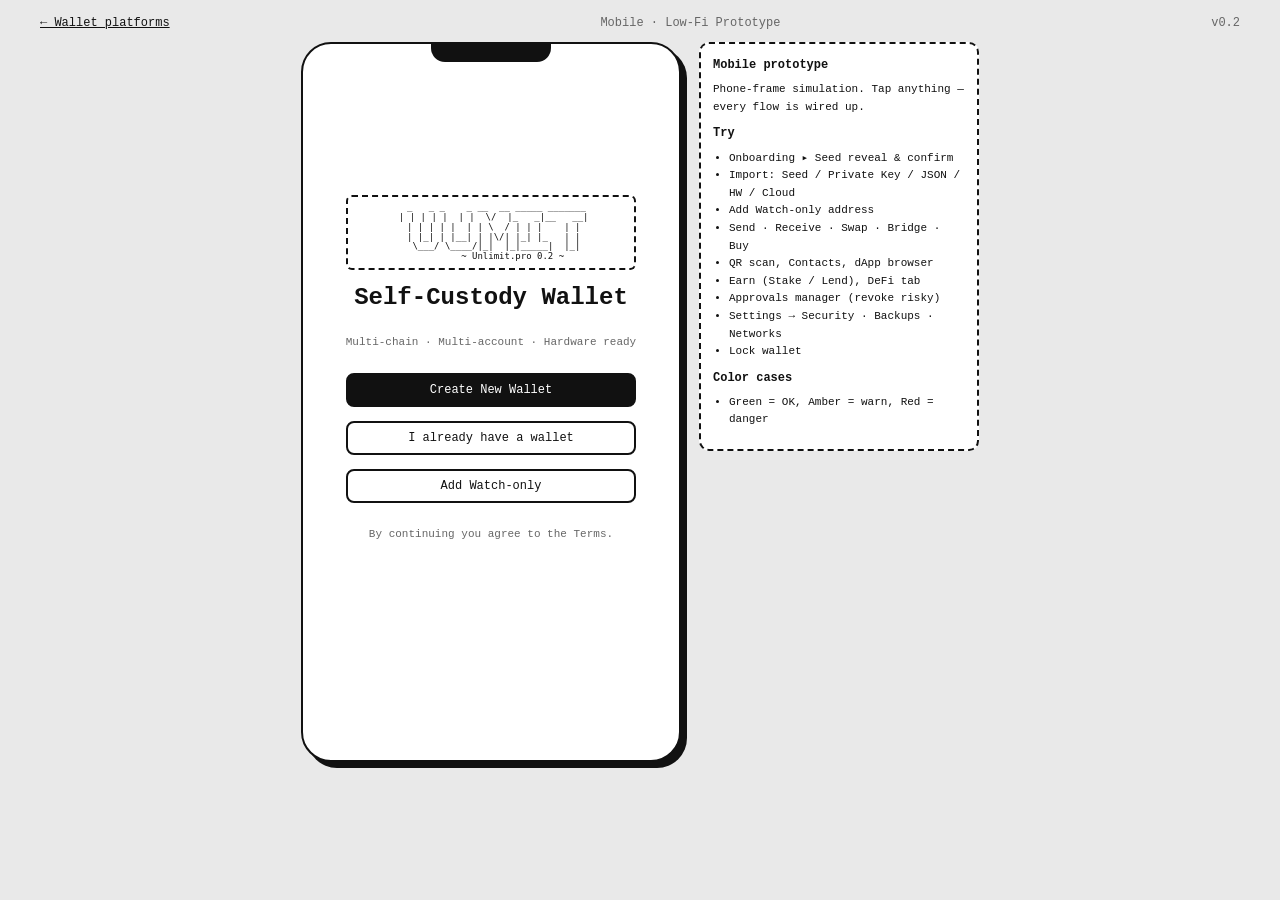
<file: wallet/mobile/index.html>
<!DOCTYPE html>
<html lang="en">
<head>
<meta charset="UTF-8">
<meta name="viewport" content="width=device-width, initial-scale=1.0">
<title>Unlimit.pro Wallet · Mobile (Low-Fi)</title>
<link rel="stylesheet" href="../lowfi.css">
<style>
  body{background:var(--paper);min-height:100vh;display:flex;flex-direction:column;align-items:center;padding:16px;gap:12px}
  .topbar{width:100%;max-width:1200px;display:flex;justify-content:space-between;font-size:12px;color:var(--muted)}
  .stage{display:flex;gap:18px;align-items:flex-start;flex-wrap:wrap;justify-content:center}
  .phone{width:380px;height:720px;background:#fff;border:2px solid #111;border-radius:30px;overflow:hidden;display:flex;flex-direction:column;box-shadow:6px 6px 0 #111;position:relative}
  .notch{position:absolute;top:0;left:50%;transform:translateX(-50%);width:120px;height:18px;background:#111;border-radius:0 0 14px 14px;z-index:60}
  .legend{width:280px;border:2px dashed #111;border-radius:10px;padding:12px;font-size:11px;line-height:1.6;background:#fff}
  .legend h4{margin:0 0 6px;font-size:12px}
  .legend ul{margin:0 0 8px;padding-left:16px}

  /* app shell */
  .appbar{display:flex;align-items:center;justify-content:space-between;padding:24px 12px 8px;border-bottom:2px solid #111;gap:6px;background:#fff}
  .appbar strong{font-size:13px}
  .screen{flex:1;overflow-y:auto;padding:12px;display:none;flex-direction:column;gap:10px;padding-bottom:70px}
  .screen.active{display:flex}

  .nav-bot{position:absolute;left:0;right:0;bottom:0;display:grid;grid-template-columns:repeat(5,1fr);border-top:2px solid #111;background:#fff;z-index:30}
  .nb{text-align:center;padding:8px 0;cursor:pointer;font-size:10px;border-right:2px solid #111}
  .nb:last-child{border-right:none}
  .nb.active{background:#111;color:#fff}
  .nb .ico{display:block;font-size:14px;margin-bottom:1px}

  .balance{border:2px solid #111;border-radius:10px;padding:12px;text-align:center;background:var(--softer)}
  .balance .big{font-size:26px;font-weight:bold}
  .actions{display:grid;grid-template-columns:repeat(5,1fr);gap:6px}
  .act{border:2px solid #111;border-radius:8px;padding:8px 2px;text-align:center;cursor:pointer;background:#fff;font-size:10px}
  .act:hover{background:var(--soft)}
  .act .ico{display:block;font-size:14px;margin-bottom:2px}

  .acct-pill,.net-pill{display:inline-flex;align-items:center;gap:6px;border:2px solid #111;border-radius:999px;padding:3px 8px;background:#fff;font-size:11px;cursor:pointer}

  .ascii{font-family:monospace;white-space:pre;text-align:center;font-size:9px;line-height:1.1;border:2px dashed #111;padding:6px;border-radius:6px}

  .drawer{position:absolute;top:0;left:0;bottom:0;width:80%;background:#fff;border-right:2px solid #111;padding:14px;overflow-y:auto;z-index:45}
  .sheet{position:absolute;left:0;right:0;bottom:0;background:#fff;border-top:2px solid #111;border-radius:14px 14px 0 0;padding:12px;max-height:75%;overflow-y:auto;display:none;z-index:50}
  .sheet.show{display:block}
  .sheet-back{position:absolute;inset:0;background:rgba(0,0,0,.4);display:none;z-index:48}
  .sheet-back.show{display:block}

  /* scanner mock */
  .scan{height:240px;border:2px solid #111;border-radius:10px;background:#000;position:relative;overflow:hidden}
  .scan::before{content:"";position:absolute;inset:30px;border:2px dashed #fff;border-radius:8px}
  .scan::after{content:"";position:absolute;left:30px;right:30px;top:50%;height:2px;background:#fff;animation:sweep 2s ease-in-out infinite alternate}
  @keyframes sweep{from{top:35%}to{top:65%}}

  /* in-app browser bar */
  .browser{display:flex;align-items:center;gap:6px;border:2px solid #111;border-radius:8px;padding:5px 8px;background:#fff;font-size:11px}

  /* notification dot */
  .ndot{width:8px;height:8px;background:var(--err);border-radius:50%;display:inline-block;margin-left:4px;border:1px solid #111}

  @media(max-width:760px){.legend{display:none}}
</style>
</head>
<body>
<div class="topbar">
  <a href="../index.html">← Wallet platforms</a>
  <span>Mobile · Low-Fi Prototype</span>
  <span>v0.2</span>
</div>

<div class="stage">
<div class="phone" id="phone">
<div class="notch"></div>

<!-- ========= ONBOARDING ========= -->
<section class="screen active" data-screen="welcome">
  <div style="margin:auto;text-align:center;display:flex;flex-direction:column;gap:14px;padding:20px">
    <div class="ascii">  _   _ _    _ __  __ _____ _______
 | | | | |  | |  \/  |_   _|__   __|
 | | | | |  | | \  / | | |    | |
 | |_| | |__| | |\/| |_| |_   | |
  \___/ \____/|_|  |_|_____|  |_|
        ~ Unlimit.pro 0.2 ~</div>
    <h2 style="margin:0">Self-Custody Wallet</h2>
    <p class="small">Multi-chain · Multi-account · Hardware ready</p>
    <button class="btn primary full" onclick="go('terms')">Create New Wallet</button>
    <button class="btn full" onclick="go('import-pick')">I already have a wallet</button>
    <button class="btn full" onclick="go('watch-add')">Add Watch-only</button>
    <p class="small">By continuing you agree to the Terms.</p>
  </div>
</section>

<section class="screen" data-screen="terms">
  <div class="appbar"><button class="icon-btn" onclick="go('welcome')">←</button><strong>Terms &amp; Privacy</strong><span></span></div>
  <div class="stack">
    <div style="border:2px solid #111;border-radius:8px;padding:8px;height:280px;overflow-y:auto;font-size:11px;line-height:1.5">
      <p><b>Self-custody.</b> You alone hold the keys. We never see your seed phrase.</p>
      <p><b>Risks.</b> Crypto is volatile. Transactions are irreversible.</p>
      <p><b>Privacy.</b> RPC providers may log IP. Use Tor / privacy mode for stricter privacy.</p>
      <p><b>Phishing.</b> We will never ask for your seed phrase. Verify URLs.</p>
      <p><b>Updates.</b> Auto-updates may modify behavior. Review changelog.</p>
      <p><b>Liability.</b> Provided as-is, without warranty.</p>
    </div>
    <label class="row"><span class="checkbox" onclick="this.classList.toggle('on')"></span><span class="small">I have read and agree</span></label>
    <label class="row"><span class="checkbox" onclick="this.classList.toggle('on')"></span><span class="small">Send anonymous analytics (optional)</span></label>
    <button class="btn primary full" onclick="go('create-pwd')">Continue</button>
  </div>
</section>

<section class="screen" data-screen="create-pwd">
  <div class="appbar"><button class="icon-btn" onclick="go('terms')">←</button><strong>Create Password</strong><span></span></div>
  <div class="stack">
    <p class="small">Unlocks the wallet on this device. Cannot be recovered — only your seed phrase can.</p>
    <div class="group"><label>Password (8+ chars, 1 number)</label><input class="input" type="password" placeholder="••••••••"></div>
    <div class="group"><label>Confirm</label><input class="input" type="password" placeholder="••••••••"></div>
    <div class="row between"><span class="small">Use Face ID / Biometrics</span><span class="toggle on" onclick="this.classList.toggle('on')"></span></div>
    <div class="row between"><span class="small">Auto-lock after 5 min</span><span class="toggle on" onclick="this.classList.toggle('on')"></span></div>
    <button class="btn primary full" onclick="go('seed-intro')">Continue</button>
  </div>
</section>

<section class="screen" data-screen="seed-intro">
  <div class="appbar"><button class="icon-btn" onclick="go('create-pwd')">←</button><strong>Recovery Phrase</strong><span></span></div>
  <div class="stack">
    <p class="small">Your 12-word phrase is the master key. <span class="badge warn">DO NOT SHARE</span></p>
    <div style="border:2px solid #111;border-radius:8px;padding:10px">
      <p class="small"><b>Store offline.</b> Paper or metal plate.</p>
      <p class="small"><b>Never type online.</b> No screenshots, no cloud (unless encrypted backup).</p>
      <p class="small"><b>Lost = funds gone.</b> Self-custody is your responsibility.</p>
    </div>
    <button class="btn primary full" onclick="go('seed-reveal')">Reveal Phrase</button>
    <button class="btn full" onclick="go('cloud-backup')">Encrypted Cloud Backup</button>
  </div>
</section>

<section class="screen" data-screen="seed-reveal">
  <div class="appbar"><button class="icon-btn" onclick="go('seed-intro')">←</button><strong>Write This Down</strong><button class="icon-btn" onclick="alert('Hide')">👁</button></div>
  <div class="stack">
    <div class="seed-grid" id="seedReveal"></div>
    <div class="row gap"><button class="btn full" onclick="alert('Copied (mock)')">Copy</button><button class="btn primary full" onclick="go('seed-confirm')">Next</button></div>
    <p class="small center">Never share these words.</p>
  </div>
</section>

<section class="screen" data-screen="seed-confirm">
  <div class="appbar"><button class="icon-btn" onclick="go('seed-reveal')">←</button><strong>Confirm Phrase</strong><span></span></div>
  <div class="stack">
    <p class="small">Tap words 3, 7 and 11 in order.</p>
    <div class="seed-grid">
      <div class="seed-cell"><span class="num">3.</span>______</div>
      <div class="seed-cell"><span class="num">7.</span>______</div>
      <div class="seed-cell"><span class="num">11.</span>______</div>
    </div>
    <div class="hr"></div>
    <div class="seed-grid" id="seedShuffle"></div>
    <button class="btn primary full" onclick="go('done')">Confirm</button>
  </div>
</section>

<section class="screen" data-screen="cloud-backup">
  <div class="appbar"><button class="icon-btn" onclick="go('seed-intro')">←</button><strong>Encrypted Backup</strong><span></span></div>
  <div class="stack">
    <p class="small">Encrypt your seed with a password and store on iCloud / Google Drive. Provider can never read it.</p>
    <div class="group"><label>Encryption Password</label><input class="input" type="password" placeholder="••••••••"></div>
    <div class="group"><label>Confirm</label><input class="input" type="password" placeholder="••••••••"></div>
    <button class="btn primary full" onclick="alert('Uploaded to iCloud (mock)');go('done')">Backup to iCloud</button>
    <button class="btn full" onclick="alert('Uploaded to Drive (mock)');go('done')">Backup to Google Drive</button>
  </div>
</section>

<section class="screen" data-screen="done">
  <div style="margin:auto;text-align:center;display:flex;flex-direction:column;gap:14px;padding:20px">
    <div style="font-size:48px">✓</div>
    <h3 style="margin:0">Wallet Ready</h3>
    <p class="small">Account 1 created on Ethereum, Polygon, Arbitrum, Optimism, Base, Solana, Bitcoin.</p>
    <button class="btn primary full" onclick="go('home')">Open Wallet</button>
  </div>
</section>

<!-- ========= IMPORT ========= -->
<section class="screen" data-screen="import-pick">
  <div class="appbar"><button class="icon-btn" onclick="go('welcome')">←</button><strong>Import Wallet</strong><span></span></div>
  <div class="stack">
    <div class="li" onclick="go('import-seed')"><div class="li-l"><div class="token">↩</div><div><div>Recovery Phrase</div><div class="small">12/24 words BIP-39</div></div></div><span>›</span></div>
    <div class="li" onclick="go('import-pk')"><div class="li-l"><div class="token">🔑</div><div><div>Private Key</div><div class="small">Single account hex string</div></div></div><span>›</span></div>
    <div class="li" onclick="go('import-json')"><div class="li-l"><div class="token">{}</div><div><div>JSON Keystore</div><div class="small">Encrypted v3 file</div></div></div><span>›</span></div>
    <div class="li" onclick="go('import-hw')"><div class="li-l"><div class="token">HW</div><div><div>Hardware Wallet</div><div class="small">Ledger · Trezor · Keystone</div></div></div><span>›</span></div>
    <div class="li" onclick="go('import-restore')"><div class="li-l"><div class="token">☁</div><div><div>Restore from Cloud</div><div class="small">Encrypted iCloud / Drive backup</div></div></div><span>›</span></div>
  </div>
</section>

<section class="screen" data-screen="import-seed">
  <div class="appbar"><button class="icon-btn" onclick="go('import-pick')">←</button><strong>Recovery Phrase</strong><button class="icon-btn" onclick="go('scan')">⌖</button></div>
  <div class="stack">
    <textarea class="input" rows="4" placeholder="word1 word2 word3 ..."></textarea>
    <div class="group"><label>Optional 25th word (passphrase)</label><input class="input" placeholder="advanced"></div>
    <div class="group"><label>New Password</label><input class="input" type="password"></div>
    <button class="btn primary full" onclick="go('home')">Import</button>
  </div>
</section>

<section class="screen" data-screen="import-pk">
  <div class="appbar"><button class="icon-btn" onclick="go('import-pick')">←</button><strong>Private Key</strong><span></span></div>
  <div class="stack">
    <p class="small"><span class="badge warn">Note</span> Imported keys are NOT covered by your recovery phrase.</p>
    <div class="group"><label>Private Key (hex)</label><textarea class="input" rows="3" placeholder="0xabc..."></textarea></div>
    <div class="group"><label>Account Name</label><input class="input" placeholder="Imported 1"></div>
    <button class="btn primary full" onclick="go('home')">Import</button>
  </div>
</section>

<section class="screen" data-screen="import-json">
  <div class="appbar"><button class="icon-btn" onclick="go('import-pick')">←</button><strong>JSON Keystore</strong><span></span></div>
  <div class="stack">
    <div class="ph-img" style="height:80px;display:flex;align-items:center;justify-content:center;font-size:11px">[ Drop file or pick ]</div>
    <button class="btn full" onclick="alert('File picker (mock)')">Choose File</button>
    <div class="group"><label>File Password</label><input class="input" type="password"></div>
    <button class="btn primary full" onclick="go('home')">Import</button>
  </div>
</section>

<section class="screen" data-screen="import-hw">
  <div class="appbar"><button class="icon-btn" onclick="go('import-pick')">←</button><strong>Hardware Wallet</strong><span></span></div>
  <div class="stack">
    <p class="small">Pair via Bluetooth or USB-OTG.</p>
    <div class="list">
      <div class="li" onclick="go('hw-pair')"><div class="li-l"><div class="token">L</div>Ledger Nano X</div><span class="badge ok">BLE</span></div>
      <div class="li" onclick="go('hw-pair')"><div class="li-l"><div class="token">T</div>Trezor Model T</div><span class="badge">USB</span></div>
      <div class="li" onclick="go('hw-pair')"><div class="li-l"><div class="token">K</div>Keystone 3 Pro</div><span class="badge">QR</span></div>
      <div class="li" onclick="go('hw-pair')"><div class="li-l"><div class="token">G</div>GridPlus Lattice1</div><span class="badge">USB</span></div>
    </div>
  </div>
</section>

<section class="screen" data-screen="hw-pair">
  <div class="appbar"><button class="icon-btn" onclick="go('import-hw')">←</button><strong>Pair Device</strong><span></span></div>
  <div class="stack center">
    <div class="ph-dash" style="height:120px;display:flex;align-items:center;justify-content:center">[ device illustration ]</div>
    <p class="small">1. Unlock device   2. Open Ethereum app   3. Approve on screen</p>
    <button class="btn primary full" onclick="go('hw-accounts')">Connect</button>
  </div>
</section>

<section class="screen" data-screen="hw-accounts">
  <div class="appbar"><button class="icon-btn" onclick="go('hw-pair')">←</button><strong>Select Accounts</strong><span></span></div>
  <div class="stack">
    <div class="group"><label>Derivation Path</label><select class="input"><option>m/44'/60'/0'/0 (Default)</option><option>m/44'/60'/0' (Legacy)</option><option>Custom</option></select></div>
    <div class="list">
      <div class="li"><div class="li-l"><span class="checkbox on"></span><span>Acct #0 · 0xAa..1f</span></div><span class="small">$1,240</span></div>
      <div class="li"><div class="li-l"><span class="checkbox on"></span><span>Acct #1 · 0xBb..2e</span></div><span class="small">$0</span></div>
      <div class="li"><div class="li-l"><span class="checkbox"></span><span>Acct #2 · 0xCc..3d</span></div><span class="small">$0</span></div>
    </div>
    <button class="btn primary full" onclick="go('home')">Add Selected</button>
  </div>
</section>

<section class="screen" data-screen="import-restore">
  <div class="appbar"><button class="icon-btn" onclick="go('import-pick')">←</button><strong>Cloud Restore</strong><span></span></div>
  <div class="stack">
    <button class="btn full" onclick="alert('Found iCloud backup (mock)')">Restore from iCloud</button>
    <button class="btn full" onclick="alert('Found Drive backup (mock)')">Restore from Google Drive</button>
    <div class="group"><label>Decryption Password</label><input class="input" type="password"></div>
    <button class="btn primary full" onclick="go('home')">Restore</button>
  </div>
</section>

<section class="screen" data-screen="watch-add">
  <div class="appbar"><button class="icon-btn" onclick="go('welcome')">←</button><strong>Add Watch-only</strong><span></span></div>
  <div class="stack">
    <p class="small">Track any address without holding keys. Cannot send.</p>
    <div class="group"><label>Address or ENS / SNS</label><input class="input" placeholder="vitalik.eth"></div>
    <div class="group"><label>Label</label><input class="input" placeholder="Vitalik"></div>
    <button class="btn primary full" onclick="go('home')">Add</button>
  </div>
</section>

<!-- ========= LOCK ========= -->
<section class="screen" data-screen="lock">
  <div style="margin:auto;text-align:center;display:flex;flex-direction:column;gap:12px;padding:24px;width:100%">
    <div style="font-size:36px">🔒</div>
    <h3 style="margin:0">Wallet Locked</h3>
    <input class="input" type="password" placeholder="Password">
    <button class="btn primary full" onclick="go('home')">Unlock</button>
    <button class="btn full" onclick="alert('Face ID prompt (mock)');go('home')">Unlock with Face ID</button>
    <a href="#" onclick="event.preventDefault();go('welcome')" class="small">Forgot password? Reset wallet</a>
  </div>
</section>

<!-- ========= HOME ========= -->
<section class="screen" data-screen="home">
  <div class="appbar">
    <button class="icon-btn" onclick="openDrawer()">☰</button>
    <div class="row gap">
      <button class="net-pill" onclick="openSheet('s-net')"><span class="dot k"></span><span id="netLabel">Ethereum</span> ▾</button>
      <button class="acct-pill" onclick="openSheet('s-acc')"><span class="avatar"></span><span id="acctLabel">Acct 1</span> ▾</button>
    </div>
    <button class="icon-btn" onclick="go('notify')">🔔<span class="ndot"></span></button>
  </div>
  <div class="stack">
    <div class="balance">
      <div class="small">Total Net Worth</div>
      <div class="big">$ 12,438.19</div>
      <div class="small" id="addrLine">brendan.eth · 0xAb12…9F0e <a href="#" onclick="event.preventDefault();alert('Copied')">Copy</a></div>
      <div class="row gap" style="justify-content:center;margin-top:6px">
        <span class="badge ok">+2.1% 24h</span>
        <span class="badge">All time +18.4%</span>
      </div>
    </div>
    <div class="actions">
      <div class="act" onclick="go('send')"><span class="ico">↗</span>Send</div>
      <div class="act" onclick="go('receive')"><span class="ico">↙</span>Receive</div>
      <div class="act" onclick="go('swap')"><span class="ico">⇄</span>Swap</div>
      <div class="act" onclick="go('bridge')"><span class="ico">≋</span>Bridge</div>
      <div class="act" onclick="go('buy')"><span class="ico">＄</span>Buy</div>
    </div>

    <div class="tabs">
      <div class="tab active" onclick="setTab(this,'t-tok')">Tokens</div>
      <div class="tab" onclick="setTab(this,'t-nft')">NFTs</div>
      <div class="tab" onclick="setTab(this,'t-defi')">DeFi</div>
      <div class="tab" onclick="setTab(this,'t-act')">Activity</div>
    </div>

    <div id="t-tok" class="list">
      <div class="li" onclick="openSheet('s-tok')"><div class="li-l"><div class="token">ETH</div><div><div>Ethereum</div><div class="small">2.34 ETH</div></div></div><div class="li-r"><div>$7,820.10</div><div class="small">+1.4%</div></div></div>
      <div class="li" onclick="openSheet('s-tok')"><div class="li-l"><div class="token">USDC</div><div><div>USD Coin</div><div class="small">3,200 USDC</div></div></div><div class="li-r"><div>$3,200.00</div><div class="small">0.0%</div></div></div>
      <div class="li" onclick="openSheet('s-tok')"><div class="li-l"><div class="token">SOL</div><div><div>Solana</div><div class="small">12.4 SOL</div></div></div><div class="li-r"><div>$1,240.00</div><div class="small">+3.2%</div></div></div>
      <div class="li" onclick="openSheet('s-tok')"><div class="li-l"><div class="token">BTC</div><div><div>Bitcoin</div><div class="small">0.012 BTC</div></div></div><div class="li-r"><div>$780.00</div><div class="small">+0.4%</div></div></div>
      <button class="btn full" onclick="openSheet('s-add-tok')">+ Import / Manage Tokens</button>
    </div>

    <div id="t-nft" class="list" style="display:none">
      <div style="display:grid;grid-template-columns:1fr 1fr;gap:6px">
        <div class="li" style="flex-direction:column;align-items:flex-start" onclick="openSheet('s-nft')"><div class="ph-img" style="width:100%;height:90px"></div><div class="small">Foxes #042</div></div>
        <div class="li" style="flex-direction:column;align-items:flex-start" onclick="openSheet('s-nft')"><div class="ph-dash" style="width:100%;height:90px"></div><div class="small">Punks #777</div></div>
        <div class="li" style="flex-direction:column;align-items:flex-start" onclick="openSheet('s-nft')"><div class="ph-img" style="width:100%;height:90px"></div><div class="small">ENS · brendan.eth</div></div>
        <div class="li" style="flex-direction:column;align-items:flex-start" onclick="openSheet('s-nft')"><div class="ph-dash" style="width:100%;height:90px"></div><div class="small">Ordinal #1729</div></div>
      </div>
      <div class="row gap"><button class="btn full" onclick="alert('Hide spam (mock)')">Hide Spam</button><button class="btn full" onclick="alert('Import NFT (mock)')">+ Import</button></div>
    </div>

    <div id="t-defi" class="list" style="display:none">
      <div class="li"><div class="li-l"><div class="token">Lido</div><div><div>Staked ETH</div><div class="small">stETH · 3.4% APR</div></div></div><div class="li-r"><div>1.2 stETH</div><div class="small">$4,000</div></div></div>
      <div class="li"><div class="li-l"><div class="token">Aave</div><div><div>Lending</div><div class="small">USDC supply · 5.1%</div></div></div><div class="li-r"><div>2,000</div><div class="small">$2,000</div></div></div>
      <div class="li"><div class="li-l"><div class="token">Uni</div><div><div>LP</div><div class="small">ETH/USDC v3</div></div></div><div class="li-r"><div>—</div><div class="small">$1,150</div></div></div>
      <button class="btn full" onclick="go('earn')">Explore Earn</button>
    </div>

    <div id="t-act" class="list" style="display:none">
      <div class="li" onclick="openSheet('s-tx')"><div class="li-l"><div class="token">↗</div><div><div>Send · ETH</div><div class="small">2 min ago</div></div></div><span class="badge ok">OK</span></div>
      <div class="li" onclick="openSheet('s-tx')"><div class="li-l"><div class="token">⇄</div><div><div>Swap · ETH→USDC</div><div class="small">1h ago</div></div></div><span class="badge warn">Pending</span></div>
      <div class="li" onclick="openSheet('s-tx')"><div class="li-l"><div class="token">≋</div><div><div>Bridge · ETH→Base</div><div class="small">3h ago</div></div></div><span class="badge ok">OK</span></div>
      <div class="li" onclick="openSheet('s-tx')"><div class="li-l"><div class="token">!</div><div><div>Approval · USDC</div><div class="small">2d ago</div></div></div><span class="badge err">Failed</span></div>
    </div>
  </div>
  <nav class="nav-bot">
    <div class="nb active" onclick="go('home')"><span class="ico">⌂</span>Home</div>
    <div class="nb" onclick="go('browser')"><span class="ico">⌬</span>Browser</div>
    <div class="nb" onclick="go('earn')"><span class="ico">%</span>Earn</div>
    <div class="nb" onclick="go('activity')"><span class="ico">≡</span>Activity</div>
    <div class="nb" onclick="go('settings')"><span class="ico">⚙</span>Settings</div>
  </nav>
</section>

<!-- SEND / RECEIVE / SWAP / BRIDGE / BUY -->
<section class="screen" data-screen="send">
  <div class="appbar"><button class="icon-btn" onclick="go('home')">←</button><strong>Send</strong><button class="icon-btn" onclick="go('scan')">⌖</button></div>
  <div class="stack">
    <div class="group"><label>Recipient</label><input class="input" placeholder="0x… / ENS / SNS"></div>
    <div class="row gap"><button class="btn full" onclick="go('contacts')">Contacts</button><button class="btn full" onclick="go('scan')">Scan</button><button class="btn full" onclick="alert('Pasted')">Paste</button></div>
    <div class="group"><label>Asset</label><select class="input"><option>ETH — 2.34</option><option>USDC — 3,200</option><option>SOL — 12.4</option></select></div>
    <div class="group"><label>Amount</label><input class="input" placeholder="0.00"><div class="small">≈ $0.00 · <a href="#" onclick="event.preventDefault();">Max</a></div></div>
    <div class="hr"></div>
    <div class="kv"><span class="k">Network fee</span><span>~ 0.0012 ETH</span></div>
    <div class="kv"><span class="k">Speed</span><span><a href="#" onclick="event.preventDefault();openSheet('s-gas')">Edit</a></span></div>
    <div class="kv"><span class="k">Address check</span><span class="badge ok">No risks found</span></div>
    <button class="btn primary full" onclick="openSheet('s-confirm')">Review</button>
  </div>
</section>

<section class="screen" data-screen="receive">
  <div class="appbar"><button class="icon-btn" onclick="go('home')">←</button><strong>Receive</strong><span></span></div>
  <div class="stack center">
    <div class="qr"></div>
    <div class="small" style="word-break:break-all">0xAb12 3456 7890 abcd ef01 9F0e</div>
    <div class="row gap" style="justify-content:center"><button class="btn full" onclick="alert('Copied')">Copy</button><button class="btn full" onclick="alert('Share sheet (mock)')">Share</button></div>
    <div class="group"><label>Network</label><select class="input"><option>Ethereum</option><option>Polygon</option><option>Solana</option><option>Bitcoin</option></select></div>
    <p class="small">Only send Ethereum-network assets to this address.</p>
  </div>
</section>

<section class="screen" data-screen="swap">
  <div class="appbar"><button class="icon-btn" onclick="go('home')">←</button><strong>Swap</strong><button class="icon-btn" onclick="openSheet('s-slip')">⚙</button></div>
  <div class="stack">
    <div style="border:2px solid #111;border-radius:8px;padding:8px"><div class="small">From</div><div class="row between"><input class="input" placeholder="0.0" style="border:none;font-size:18px"><button class="btn sm" onclick="openSheet('s-pick')">ETH ▾</button></div><div class="small">Bal 2.34 · <a href="#" onclick="event.preventDefault();">Max</a></div></div>
    <div class="center">⇅</div>
    <div style="border:2px solid #111;border-radius:8px;padding:8px"><div class="small">To</div><div class="row between"><input class="input" placeholder="0.0" style="border:none;font-size:18px"><button class="btn sm" onclick="openSheet('s-pick')">USDC ▾</button></div><div class="small">Bal 3,200</div></div>
    <div class="kv"><span class="k">Rate</span><span>1 ETH ≈ 3,340 USDC</span></div>
    <div class="kv"><span class="k">Slippage</span><span>0.5%</span></div>
    <div class="kv"><span class="k">Provider</span><span>MetaSwap (best of 5)</span></div>
    <div class="kv"><span class="k">Network fee</span><span>~ $4.20</span></div>
    <div class="kv"><span class="k">Price impact</span><span class="badge ok">0.04%</span></div>
    <button class="btn primary full" onclick="openSheet('s-confirm')">Get Quote</button>
  </div>
</section>

<section class="screen" data-screen="bridge">
  <div class="appbar"><button class="icon-btn" onclick="go('home')">←</button><strong>Bridge</strong><span></span></div>
  <div class="stack">
    <div class="group"><label>From</label><select class="input"><option>Ethereum</option><option>Polygon</option><option>Arbitrum</option><option>Base</option></select></div>
    <div class="group"><label>To</label><select class="input"><option>Base</option><option>Polygon</option><option>Arbitrum</option><option>Optimism</option></select></div>
    <div class="group"><label>Asset &amp; Amount</label><input class="input" placeholder="0.0 ETH"></div>
    <div class="kv"><span class="k">Route</span><span>Across Bridge</span></div>
    <div class="kv"><span class="k">Time</span><span>~ 45 sec</span></div>
    <div class="kv"><span class="k">Fee</span><span>~ $1.10</span></div>
    <button class="btn primary full" onclick="openSheet('s-confirm')">Review Bridge</button>
  </div>
</section>

<section class="screen" data-screen="buy">
  <div class="appbar"><button class="icon-btn" onclick="go('home')">←</button><strong>Buy / Sell</strong><span></span></div>
  <div class="stack">
    <div class="tabs"><div class="tab active">Buy</div><div class="tab">Sell</div></div>
    <div class="group"><label>Pay With</label><select class="input"><option>USD · Apple Pay</option><option>USD · Card</option><option>EUR · Bank</option></select></div>
    <div class="group"><label>Amount</label><input class="input" placeholder="$ 100"></div>
    <div class="group"><label>Receive</label><select class="input"><option>ETH</option><option>USDC</option><option>BTC</option><option>SOL</option></select></div>
    <div class="list">
      <div class="li"><div class="li-l">MoonPay</div><div class="li-r">≈ 0.0299 ETH</div></div>
      <div class="li"><div class="li-l">Transak</div><div class="li-r">≈ 0.0297 ETH</div></div>
      <div class="li"><div class="li-l">Coinbase Pay</div><div class="li-r">≈ 0.0301 ETH</div></div>
      <div class="li"><div class="li-l">Robinhood Connect</div><div class="li-r">≈ 0.0300 ETH</div></div>
    </div>
    <button class="btn primary full" onclick="alert('Continue to provider (mock)')">Continue</button>
  </div>
</section>

<section class="screen" data-screen="scan">
  <div class="appbar"><button class="icon-btn" onclick="go('home')">←</button><strong>Scan QR</strong><button class="icon-btn" onclick="alert('Toggle flash')">⚡</button></div>
  <div class="stack">
    <div class="scan"></div>
    <p class="small center">Scan an address, WalletConnect URI or recovery phrase.</p>
    <button class="btn full" onclick="alert('From gallery')">Pick from Gallery</button>
  </div>
</section>

<section class="screen" data-screen="contacts">
  <div class="appbar"><button class="icon-btn" onclick="go('send')">←</button><strong>Contacts</strong><button class="icon-btn" onclick="alert('Add contact (mock)')">+</button></div>
  <div class="stack">
    <input class="input" placeholder="Search">
    <div class="list">
      <div class="li" onclick="go('send')"><div class="li-l"><span class="avatar"></span><div><div>Alice</div><div class="small">alice.eth · 0x12..a91</div></div></div><span>›</span></div>
      <div class="li" onclick="go('send')"><div class="li-l"><span class="avatar"></span><div><div>Bob</div><div class="small">0x9c..f3a</div></div></div><span>›</span></div>
      <div class="li" onclick="go('send')"><div class="li-l"><span class="avatar"></span><div><div>Coinbase Hot</div><div class="small">0x77..b22</div></div></div><span class="badge">CEX</span></div>
    </div>
  </div>
</section>

<!-- BROWSER -->
<section class="screen" data-screen="browser">
  <div class="appbar"><button class="icon-btn" onclick="go('home')">←</button><strong>dApp Browser</strong><button class="icon-btn" onclick="openSheet('s-conn')">⚭</button></div>
  <div class="stack">
    <div class="browser"><span>🔒</span><span style="flex:1">app.uniswap.org</span><span class="badge ok">Verified</span></div>
    <input class="input" placeholder="Search or type URL">
    <div class="small">Featured</div>
    <div class="list">
      <div class="li" onclick="openSheet('s-conn')"><div class="li-l"><div class="token">U</div>Uniswap</div><span class="small">DEX</span></div>
      <div class="li" onclick="openSheet('s-conn')"><div class="li-l"><div class="token">O</div>OpenSea</div><span class="small">NFT</span></div>
      <div class="li" onclick="openSheet('s-conn')"><div class="li-l"><div class="token">A</div>Aave</div><span class="small">Lending</span></div>
      <div class="li" onclick="openSheet('s-conn')"><div class="li-l"><div class="token">L</div>Lido</div><span class="small">Staking</span></div>
      <div class="li" onclick="openSheet('s-conn')"><div class="li-l"><div class="token">J</div>Jupiter</div><span class="small">SOL DEX</span></div>
    </div>
    <div class="small">Bookmarks</div>
    <div class="list">
      <div class="li"><div class="li-l">debank.com</div><span class="small">Portfolio</span></div>
      <div class="li"><div class="li-l">defillama.com</div><span class="small">DeFi</span></div>
    </div>
  </div>
</section>

<!-- EARN -->
<section class="screen" data-screen="earn">
  <div class="appbar"><button class="icon-btn" onclick="go('home')">←</button><strong>Earn</strong><span></span></div>
  <div class="stack">
    <div class="balance"><div class="small">Earning</div><div class="big">$ 5,150.00</div><div class="small">+$12.40 today</div></div>
    <div class="small">Stake</div>
    <div class="list">
      <div class="li" onclick="openSheet('s-stake')"><div class="li-l"><div class="token">ETH</div><div><div>Lido stETH</div><div class="small">3.4% APR · Liquid</div></div></div><button class="btn sm">Stake</button></div>
      <div class="li" onclick="openSheet('s-stake')"><div class="li-l"><div class="token">SOL</div><div><div>Marinade mSOL</div><div class="small">6.8% APR</div></div></div><button class="btn sm">Stake</button></div>
      <div class="li" onclick="openSheet('s-stake')"><div class="li-l"><div class="token">MAT</div><div><div>Polygon Stake</div><div class="small">4.1% APR</div></div></div><button class="btn sm">Stake</button></div>
    </div>
    <div class="small">Lend</div>
    <div class="list">
      <div class="li"><div class="li-l"><div class="token">A</div><div><div>Aave USDC</div><div class="small">5.1% supply</div></div></div><button class="btn sm">Supply</button></div>
      <div class="li"><div class="li-l"><div class="token">C</div><div><div>Compound DAI</div><div class="small">4.2%</div></div></div><button class="btn sm">Supply</button></div>
    </div>
  </div>
</section>

<!-- ACTIVITY -->
<section class="screen" data-screen="activity">
  <div class="appbar"><button class="icon-btn" onclick="go('home')">←</button><strong>Activity</strong><button class="icon-btn" onclick="alert('Filter (mock)')">⌕</button></div>
  <div class="stack">
    <div class="tabs"><div class="tab active">All</div><div class="tab">Pending</div><div class="tab">Done</div></div>
    <input class="input" placeholder="Search by hash, address, dApp">
    <div class="list">
      <div class="li" onclick="openSheet('s-tx')"><div class="li-l"><div class="token">↗</div><div><div>Send · 0.12 ETH</div><div class="small">to bob.eth · 2 min</div></div></div><span class="badge ok">OK</span></div>
      <div class="li" onclick="openSheet('s-tx')"><div class="li-l"><div class="token">⇄</div><div><div>Swap ETH → USDC</div><div class="small">Uniswap · 1h</div></div></div><span class="badge warn">Pending</span></div>
      <div class="li" onclick="openSheet('s-tx')"><div class="li-l"><div class="token">≋</div><div><div>Bridge ETH → Base</div><div class="small">Across · 3h</div></div></div><span class="badge ok">OK</span></div>
      <div class="li" onclick="openSheet('s-tx')"><div class="li-l"><div class="token">✓</div><div><div>Approve USDC</div><div class="small">Aave · 1d</div></div></div><span class="badge ok">OK</span></div>
      <div class="li" onclick="openSheet('s-tx')"><div class="li-l"><div class="token">!</div><div><div>Approve revert</div><div class="small">Suspicious site · 2d</div></div></div><span class="badge err">Failed</span></div>
      <div class="li" onclick="openSheet('s-tx')"><div class="li-l"><div class="token">N</div><div><div>NFT receive</div><div class="small">Foxes #042 · 3d</div></div></div><span class="badge ok">OK</span></div>
    </div>
    <button class="btn full" onclick="alert('Export CSV (mock)')">Export CSV</button>
  </div>
</section>

<!-- NOTIFICATIONS -->
<section class="screen" data-screen="notify">
  <div class="appbar"><button class="icon-btn" onclick="go('home')">←</button><strong>Notifications</strong><button class="icon-btn" onclick="alert('Mark all read')">✓</button></div>
  <div class="stack">
    <div class="li"><div class="li-l"><div class="token">↙</div><div><div>+500 DAI received</div><div class="small">2 min ago</div></div></div><span class="ndot"></span></div>
    <div class="li"><div class="li-l"><div class="token">!</div><div><div>Price alert: ETH +5%</div><div class="small">10 min ago</div></div></div><span></span></div>
    <div class="li"><div class="li-l"><div class="token">⚭</div><div><div>uniswap.org connected</div><div class="small">1h ago</div></div></div></div>
    <div class="li"><div class="li-l"><div class="token">🛡</div><div><div>Risky approval revoked</div><div class="small">2d ago</div></div></div></div>
  </div>
</section>

<!-- SETTINGS -->
<section class="screen" data-screen="settings">
  <div class="appbar"><button class="icon-btn" onclick="go('home')">←</button><strong>Settings</strong><span></span></div>
  <div class="stack">
    <div class="li"><div class="li-l"><span class="avatar lg"></span><div><div>Account 1</div><div class="small">brendan.eth · 0xAb12…9F0e</div></div></div><button class="btn sm" onclick="openSheet('s-acc')">Switch</button></div>
    <div class="list">
      <div class="li" onclick="go('s-general')"><div>General</div><span>›</span></div>
      <div class="li" onclick="go('s-security')"><div>Security &amp; Privacy</div><span>›</span></div>
      <div class="li" onclick="go('s-networks')"><div>Networks</div><span>›</span></div>
      <div class="li" onclick="go('s-approvals')"><div>Token Approvals</div><span class="badge warn">2 risky</span></div>
      <div class="li" onclick="go('s-connected')"><div>Connected Sites</div><span>3</span></div>
      <div class="li" onclick="go('s-contacts')"><div>Contacts &amp; Address Book</div><span>›</span></div>
      <div class="li" onclick="go('s-backup')"><div>Backups</div><span>›</span></div>
      <div class="li" onclick="go('s-experimental')"><div>Experimental (Snaps, AA)</div><span>›</span></div>
      <div class="li" onclick="go('s-about')"><div>About &amp; Help</div><span>›</span></div>
      <div class="li" onclick="go('lock')"><div>Lock Wallet</div><span>🔒</span></div>
    </div>
  </div>
</section>

<section class="screen" data-screen="s-general">
  <div class="appbar"><button class="icon-btn" onclick="go('settings')">←</button><strong>General</strong><span></span></div>
  <div class="stack">
    <div class="row between"><span>Currency</span><select class="input" style="width:auto"><option>USD</option><option>EUR</option><option>JPY</option><option>BTC</option></select></div>
    <div class="row between"><span>Language</span><select class="input" style="width:auto"><option>English</option><option>Español</option><option>中文</option></select></div>
    <div class="row between"><span>Theme</span><select class="input" style="width:auto"><option>System</option><option>Light</option><option>Dark</option></select></div>
    <div class="row between"><span>Show test networks</span><span class="toggle" onclick="this.classList.toggle('on')"></span></div>
    <div class="row between"><span>Hide zero balances</span><span class="toggle on" onclick="this.classList.toggle('on')"></span></div>
    <div class="row between"><span>Privacy mode (hide $)</span><span class="toggle" onclick="this.classList.toggle('on')"></span></div>
  </div>
</section>

<section class="screen" data-screen="s-security">
  <div class="appbar"><button class="icon-btn" onclick="go('settings')">←</button><strong>Security &amp; Privacy</strong><span></span></div>
  <div class="stack">
    <button class="btn full" onclick="go('seed-reveal')">Reveal Recovery Phrase</button>
    <button class="btn full" onclick="alert('Show private key (mock)')">Show Private Keys</button>
    <button class="btn full" onclick="alert('Export keystore JSON (mock)')">Export Keystore JSON</button>
    <div class="hr"></div>
    <div class="row between"><span>Face ID / Biometrics</span><span class="toggle on" onclick="this.classList.toggle('on')"></span></div>
    <div class="row between"><span>Auto-lock (5 min)</span><span class="toggle on" onclick="this.classList.toggle('on')"></span></div>
    <div class="row between"><span>Phishing &amp; scam shield</span><span class="toggle on" onclick="this.classList.toggle('on')"></span></div>
    <div class="row between"><span>Address-poisoning warnings</span><span class="toggle on" onclick="this.classList.toggle('on')"></span></div>
    <div class="row between"><span>Tx simulation (Blockaid)</span><span class="toggle on" onclick="this.classList.toggle('on')"></span></div>
    <div class="row between"><span>Hide balance on lock screen</span><span class="toggle" onclick="this.classList.toggle('on')"></span></div>
    <div class="row between"><span>Use Tor / private RPC</span><span class="toggle" onclick="this.classList.toggle('on')"></span></div>
    <div class="hr"></div>
    <button class="btn danger full" onclick="confirm('Reset wallet?')">Reset Wallet</button>
  </div>
</section>

<section class="screen" data-screen="s-networks">
  <div class="appbar"><button class="icon-btn" onclick="go('settings')">←</button><strong>Networks</strong><button class="icon-btn" onclick="openSheet('s-add-net')">+</button></div>
  <div class="stack">
    <input class="input" placeholder="Search">
    <div class="list">
      <div class="li"><div class="li-l"><span class="dot"></span>Ethereum Mainnet</div><span class="badge ok">On</span></div>
      <div class="li"><div class="li-l"><span class="dot k"></span>Polygon</div><span class="badge ok">On</span></div>
      <div class="li"><div class="li-l"><span class="dot warn"></span>BNB Smart Chain</div><span class="badge">Off</span></div>
      <div class="li"><div class="li-l"><span class="dot"></span>Arbitrum One</div><span class="badge ok">On</span></div>
      <div class="li"><div class="li-l"><span class="dot k"></span>Optimism</div><span class="badge ok">On</span></div>
      <div class="li"><div class="li-l"><span class="dot"></span>Base</div><span class="badge ok">On</span></div>
      <div class="li"><div class="li-l"><span class="dot k"></span>Solana</div><span class="badge ok">On</span></div>
      <div class="li"><div class="li-l"><span class="dot"></span>Bitcoin</div><span class="badge ok">On</span></div>
      <div class="li"><div class="li-l"><span class="dot warn"></span>Sepolia (test)</div><span class="badge">Off</span></div>
    </div>
  </div>
</section>

<section class="screen" data-screen="s-approvals">
  <div class="appbar"><button class="icon-btn" onclick="go('settings')">←</button><strong>Token Approvals</strong><span></span></div>
  <div class="stack">
    <p class="small">Active spending allowances. Revoke any you no longer need.</p>
    <div class="list">
      <div class="li"><div class="li-l"><div class="token">U</div><div><div>USDC → Uniswap V3</div><div class="small">Unlimited · ~$3,200 at risk</div></div></div><button class="btn sm danger" onclick="alert('Revoked (mock)')">Revoke</button></div>
      <div class="li"><div class="li-l"><div class="token">A</div><div><div>USDC → Aave</div><div class="small">100 · safe</div></div></div><button class="btn sm" onclick="alert('Revoked')">Revoke</button></div>
      <div class="li"><div class="li-l"><div class="token">!</div><div><div>USDT → unknown contract</div><div class="small">Unlimited · <span class="badge err">Risky</span></div></div></div><button class="btn sm danger">Revoke</button></div>
      <div class="li"><div class="li-l"><div class="token">N</div><div><div>NFT setApprovalForAll → OpenSea</div><div class="small">All tokens</div></div></div><button class="btn sm">Revoke</button></div>
    </div>
    <button class="btn full" onclick="alert('Revoked all (mock)')">Revoke All</button>
  </div>
</section>

<section class="screen" data-screen="s-connected">
  <div class="appbar"><button class="icon-btn" onclick="go('settings')">←</button><strong>Connected Sites</strong><span></span></div>
  <div class="stack">
    <div class="list">
      <div class="li"><div class="li-l"><span class="dot ok"></span>uniswap.org</div><button class="btn sm" onclick="alert('Disconnected')">Disconnect</button></div>
      <div class="li"><div class="li-l"><span class="dot ok"></span>opensea.io</div><button class="btn sm" onclick="alert('Disconnected')">Disconnect</button></div>
      <div class="li"><div class="li-l"><span class="dot ok"></span>app.aave.com</div><button class="btn sm" onclick="alert('Disconnected')">Disconnect</button></div>
    </div>
    <button class="btn full" onclick="alert('All disconnected')">Disconnect All</button>
  </div>
</section>

<section class="screen" data-screen="s-contacts">
  <div class="appbar"><button class="icon-btn" onclick="go('settings')">←</button><strong>Contacts</strong><button class="icon-btn">+</button></div>
  <div class="stack">
    <div class="li"><div class="li-l"><span class="avatar"></span><div><div>Alice</div><div class="small">alice.eth</div></div></div><span>›</span></div>
    <div class="li"><div class="li-l"><span class="avatar"></span><div><div>Bob</div><div class="small">0x9c..f3a</div></div></div><span>›</span></div>
    <div class="li"><div class="li-l"><span class="avatar"></span><div><div>Coinbase Hot</div><div class="small">0x77..b22</div></div></div><span class="badge">CEX</span></div>
  </div>
</section>

<section class="screen" data-screen="s-backup">
  <div class="appbar"><button class="icon-btn" onclick="go('settings')">←</button><strong>Backups</strong><span></span></div>
  <div class="stack">
    <div class="li"><div class="li-l"><div class="token">☁</div><div><div>iCloud Encrypted</div><div class="small">Last: 2 days ago</div></div></div><span class="badge ok">On</span></div>
    <div class="li"><div class="li-l"><div class="token">☁</div><div><div>Google Drive Encrypted</div><div class="small">Off</div></div></div><span class="badge">Off</span></div>
    <button class="btn full" onclick="go('cloud-backup')">Backup Now</button>
    <button class="btn full" onclick="go('seed-reveal')">View Recovery Phrase</button>
    <button class="btn full" onclick="alert('Shamir split (mock)')">Shamir Backup (Split)</button>
  </div>
</section>

<section class="screen" data-screen="s-experimental">
  <div class="appbar"><button class="icon-btn" onclick="go('settings')">←</button><strong>Experimental</strong><span></span></div>
  <div class="stack">
    <div class="row between"><span>Snaps (plugins)</span><span class="toggle" onclick="this.classList.toggle('on')"></span></div>
    <div class="row between"><span>Smart Account (EIP-7702)</span><span class="toggle" onclick="this.classList.toggle('on')"></span></div>
    <div class="row between"><span>Gasless tx (relayer)</span><span class="toggle" onclick="this.classList.toggle('on')"></span></div>
    <div class="row between"><span>Petnames for addresses</span><span class="toggle" onclick="this.classList.toggle('on')"></span></div>
    <div class="row between"><span>Inscriptions / Ordinals</span><span class="toggle on" onclick="this.classList.toggle('on')"></span></div>
    <div class="row between"><span>Account Recovery (social)</span><span class="toggle" onclick="this.classList.toggle('on')"></span></div>
  </div>
</section>

<section class="screen" data-screen="s-about">
  <div class="appbar"><button class="icon-btn" onclick="go('settings')">←</button><strong>About &amp; Help</strong><span></span></div>
  <div class="stack center">
    <div class="ascii"> Unlimit.pro
   v 0.2</div>
    <div>Unlimit.pro Wallet</div>
    <div class="small">Version 0.2.0 (low-fidelity)</div>
    <button class="btn full">Help Center</button>
    <button class="btn full">Contact Support</button>
    <button class="btn full">Privacy Policy</button>
    <button class="btn full">Terms of Use</button>
    <button class="btn full">Open Source Licenses</button>
  </div>
</section>

<!-- ============= SHEETS ============= -->
<div class="sheet-back" id="sheet-back" onclick="closeSheet()"></div>

<div class="sheet" id="s-net">
  <div class="row between"><h4>Networks</h4><button class="icon-btn" onclick="closeSheet()">✕</button></div>
  <input class="input" placeholder="Search">
  <div class="list" style="margin-top:8px">
    <div class="li" onclick="setNet('Ethereum')"><div class="li-l"><span class="dot"></span>Ethereum Mainnet</div><span class="small">ETH</span></div>
    <div class="li" onclick="setNet('Polygon')"><div class="li-l"><span class="dot k"></span>Polygon</div><span class="small">MATIC</span></div>
    <div class="li" onclick="setNet('Arbitrum')"><div class="li-l"><span class="dot"></span>Arbitrum One</div><span class="small">ETH</span></div>
    <div class="li" onclick="setNet('Base')"><div class="li-l"><span class="dot"></span>Base</div><span class="small">ETH</span></div>
    <div class="li" onclick="setNet('Solana')"><div class="li-l"><span class="dot k"></span>Solana</div><span class="small">SOL</span></div>
    <div class="li" onclick="setNet('Bitcoin')"><div class="li-l"><span class="dot"></span>Bitcoin</div><span class="small">BTC</span></div>
    <div class="li" onclick="setNet('BNB')"><div class="li-l"><span class="dot warn"></span>BNB Smart Chain</div><span class="small">BNB</span></div>
  </div>
  <button class="btn full" style="margin-top:6px" onclick="closeSheet();go('s-networks')">Manage Networks</button>
</div>

<div class="sheet" id="s-acc">
  <div class="row between"><h4>Accounts</h4><button class="icon-btn" onclick="closeSheet()">✕</button></div>
  <input class="input" placeholder="Search">
  <div class="list" style="margin-top:8px">
    <div class="li" onclick="setAcct('Acct 1')"><div class="li-l"><span class="avatar"></span><div><div>Account 1</div><div class="small">brendan.eth · $12,438</div></div></div><span class="badge ok">Active</span></div>
    <div class="li" onclick="setAcct('Acct 2')"><div class="li-l"><span class="avatar"></span><div><div>Account 2</div><div class="small">0x77b2..3c1a · $452</div></div></div><span>›</span></div>
    <div class="li" onclick="setAcct('Trezor')"><div class="li-l"><span class="avatar"></span><div><div>Trezor 1</div><div class="small">0xff..001 · $0</div></div></div><span class="badge">HW</span></div>
    <div class="li" onclick="setAcct('Watch')"><div class="li-l"><span class="avatar"></span><div><div>Vitalik (watch)</div><div class="small">vitalik.eth</div></div></div><span class="badge">👁</span></div>
  </div>
  <div class="row gap" style="margin-top:6px"><button class="btn full" onclick="alert('New (mock)')">+ New</button><button class="btn full" onclick="closeSheet();go('import-pick')">Import</button></div>
</div>

<div class="sheet" id="s-tok">
  <div class="row between"><h4>Token Detail</h4><button class="icon-btn" onclick="closeSheet()">✕</button></div>
  <div class="balance"><div class="small">Ethereum (ETH)</div><div class="big">2.34 ETH</div><div class="small">≈ $7,820.10</div></div>
  <div class="actions" style="margin-top:8px"><div class="act" onclick="closeSheet();go('send')"><span class="ico">↗</span>Send</div><div class="act" onclick="closeSheet();go('receive')"><span class="ico">↙</span>Receive</div><div class="act" onclick="closeSheet();go('swap')"><span class="ico">⇄</span>Swap</div><div class="act" onclick="closeSheet();go('buy')"><span class="ico">＄</span>Buy</div><div class="act" onclick="closeSheet();go('earn')"><span class="ico">%</span>Earn</div></div>
  <div class="chart" style="margin-top:8px"></div>
  <div class="kv"><span class="k">Market cap</span><span>$ 410B</span></div>
  <div class="kv"><span class="k">24h vol</span><span>$ 18B</span></div>
</div>

<div class="sheet" id="s-add-tok">
  <div class="row between"><h4>Manage Tokens</h4><button class="icon-btn" onclick="closeSheet()">✕</button></div>
  <div class="tabs"><div class="tab active">Search</div><div class="tab">Custom</div></div>
  <input class="input" placeholder="Token name / symbol / address" style="margin-top:6px">
  <div class="list" style="margin-top:6px">
    <div class="li"><div class="li-l"><div class="token">UNI</div>Uniswap</div><button class="btn sm">Add</button></div>
    <div class="li"><div class="li-l"><div class="token">LDO</div>Lido</div><button class="btn sm">Add</button></div>
    <div class="li"><div class="li-l"><div class="token">SHB</div>Shiba</div><button class="btn sm">Add</button></div>
  </div>
</div>

<div class="sheet" id="s-pick">
  <div class="row between"><h4>Select Token</h4><button class="icon-btn" onclick="closeSheet()">✕</button></div>
  <input class="input" placeholder="Search">
  <div class="list" style="margin-top:6px">
    <div class="li" onclick="closeSheet()"><div class="li-l"><div class="token">ETH</div>Ethereum</div><span class="small">2.34</span></div>
    <div class="li" onclick="closeSheet()"><div class="li-l"><div class="token">USDC</div>USD Coin</div><span class="small">3,200</span></div>
    <div class="li" onclick="closeSheet()"><div class="li-l"><div class="token">DAI</div>Dai</div><span class="small">1,418</span></div>
  </div>
</div>

<div class="sheet" id="s-slip">
  <div class="row between"><h4>Swap Settings</h4><button class="icon-btn" onclick="closeSheet()">✕</button></div>
  <label>Slippage</label>
  <div class="row gap"><button class="btn sm">0.1%</button><button class="btn sm primary">0.5%</button><button class="btn sm">1%</button><input class="input" placeholder="Custom %"></div>
  <label style="margin-top:6px">Deadline (min)</label>
  <input class="input" value="20">
  <div class="row between" style="margin-top:6px"><span class="small">MEV protection</span><span class="toggle on" onclick="this.classList.toggle('on')"></span></div>
</div>

<div class="sheet" id="s-gas">
  <div class="row between"><h4>Edit Gas</h4><button class="icon-btn" onclick="closeSheet()">✕</button></div>
  <div class="list" style="margin-top:6px">
    <div class="li"><div>Low</div><div class="small">~30s · 0.0008 ETH</div></div>
    <div class="li" style="background:#f2f2f2"><div>Market</div><div class="small">~15s · 0.0012 ETH</div></div>
    <div class="li"><div>Aggressive</div><div class="small">~5s · 0.0019 ETH</div></div>
    <div class="li"><div>Custom (advanced)</div><div class="small">Edit gas price &amp; limit</div></div>
  </div>
</div>

<div class="sheet" id="s-confirm">
  <div class="row between"><h4>Confirm Transaction</h4><button class="icon-btn" onclick="closeSheet()">✕</button></div>
  <div class="kv"><span class="k">From</span><span>Account 1</span></div>
  <div class="kv"><span class="k">To</span><span>0x9c..f3a</span></div>
  <div class="kv"><span class="k">Amount</span><span>0.12 ETH</span></div>
  <div class="kv"><span class="k">Network fee</span><span>0.0012 ETH</span></div>
  <div class="kv"><span class="k">Total</span><span>0.1212 ETH</span></div>
  <div class="hr"></div>
  <div class="kv"><span class="k">Simulation</span><span class="badge ok">Will succeed</span></div>
  <div class="kv"><span class="k">Risk</span><span class="badge ok">No risks found</span></div>
  <div class="row gap" style="margin-top:6px"><button class="btn full" onclick="closeSheet()">Reject</button><button class="btn primary full" onclick="closeSheet();openSheet('s-tx-pending')">Confirm</button></div>
</div>

<div class="sheet" id="s-tx-pending">
  <div class="center">
    <h4>Transaction Submitted</h4>
    <div style="font-size:32px">⌛</div>
    <p class="small">Waiting for confirmation…</p>
    <div class="kv"><span class="k">Hash</span><span>0xabc…123</span></div>
    <button class="btn full" onclick="alert('Explorer (mock)')">View on Explorer</button>
    <button class="btn primary full" onclick="closeSheet()">Close</button>
  </div>
</div>

<div class="sheet" id="s-tx">
  <div class="row between"><h4>Transaction</h4><button class="icon-btn" onclick="closeSheet()">✕</button></div>
  <div class="kv"><span class="k">Status</span><span class="badge ok">Confirmed</span></div>
  <div class="kv"><span class="k">From</span><span>0xAb12…9F0e</span></div>
  <div class="kv"><span class="k">To</span><span>0x9c..f3a</span></div>
  <div class="kv"><span class="k">Value</span><span>0.12 ETH</span></div>
  <div class="kv"><span class="k">Gas Used</span><span>21,000</span></div>
  <div class="kv"><span class="k">Nonce</span><span>42</span></div>
  <div class="kv"><span class="k">Hash</span><span>0xabc…123</span></div>
  <div class="row gap" style="margin-top:6px"><button class="btn full" onclick="alert('Speed up')">Speed Up</button><button class="btn full" onclick="alert('Cancel')">Cancel</button><button class="btn full" onclick="alert('Explorer')">Explorer</button></div>
</div>

<div class="sheet" id="s-nft">
  <div class="row between"><h4>CryptoFox #042</h4><button class="icon-btn" onclick="closeSheet()">✕</button></div>
  <div class="ph-img" style="height:160px;margin-top:6px"></div>
  <div class="kv"><span class="k">Collection</span><span>CryptoFoxes</span></div>
  <div class="kv"><span class="k">Token ID</span><span>42</span></div>
  <div class="kv"><span class="k">Standard</span><span>ERC-721</span></div>
  <div class="kv"><span class="k">Floor</span><span>0.4 ETH</span></div>
  <div class="row gap" style="margin-top:6px"><button class="btn full" onclick="closeSheet();go('send')">Send</button><button class="btn full" onclick="alert('OpenSea')">Marketplace</button><button class="btn full" onclick="alert('Hide')">Hide</button></div>
</div>

<div class="sheet" id="s-conn">
  <div class="row between"><h4>Connect to dApp</h4><button class="icon-btn" onclick="closeSheet()">✕</button></div>
  <div class="kv"><span class="k">Site</span><span>app.uniswap.org</span></div>
  <div class="kv"><span class="k">Risk</span><span class="badge ok">Verified</span></div>
  <div class="kv"><span class="k">Account</span><span>Account 1</span></div>
  <p class="small">This site is requesting to:</p>
  <ul style="font-size:11px;margin:0;padding-left:16px"><li>See address, balance, activity</li><li>Request transaction approvals</li></ul>
  <div class="row gap" style="margin-top:6px"><button class="btn full" onclick="closeSheet()">Cancel</button><button class="btn primary full" onclick="closeSheet();openSheet('s-sign')">Connect</button></div>
</div>

<div class="sheet" id="s-sign">
  <div class="row between"><h4>Signature Request</h4><button class="icon-btn" onclick="closeSheet()">✕</button></div>
  <div class="small">app.uniswap.org</div>
  <div style="border:2px solid #111;border-radius:6px;padding:8px;font-size:11px;margin-top:6px">Welcome to Uniswap!<br>Sign to verify ownership.<br>Nonce: 1729384756</div>
  <div class="kv"><span class="k">Type</span><span>personal_sign · No transaction</span></div>
  <div class="row gap" style="margin-top:6px"><button class="btn full" onclick="closeSheet()">Reject</button><button class="btn primary full" onclick="closeSheet()">Sign</button></div>
</div>

<div class="sheet" id="s-stake">
  <div class="row between"><h4>Stake ETH on Lido</h4><button class="icon-btn" onclick="closeSheet()">✕</button></div>
  <div class="group" style="margin-top:6px"><label>Amount</label><input class="input" placeholder="0.0 ETH"></div>
  <div class="kv"><span class="k">APR</span><span>3.4%</span></div>
  <div class="kv"><span class="k">You receive</span><span>stETH (liquid)</span></div>
  <div class="kv"><span class="k">Network fee</span><span>~ $4.20</span></div>
  <button class="btn primary full" style="margin-top:6px" onclick="closeSheet();openSheet('s-confirm')">Stake</button>
</div>

<div class="sheet" id="s-add-net">
  <div class="row between"><h4>Add Custom Network</h4><button class="icon-btn" onclick="closeSheet()">✕</button></div>
  <label>Name</label><input class="input">
  <label>RPC URL</label><input class="input" placeholder="https://...">
  <label>Chain ID</label><input class="input">
  <label>Currency</label><input class="input">
  <label>Block Explorer</label><input class="input">
  <button class="btn primary full" style="margin-top:6px" onclick="closeSheet()">Save</button>
</div>

<!-- DRAWER -->
<div class="drawer-back" id="drawer-back" onclick="closeDrawer(event)">
  <div class="drawer" onclick="event.stopPropagation()">
    <div class="row between"><h4 style="margin:0">Menu</h4><button class="icon-btn" onclick="closeDrawer()">✕</button></div>
    <div class="hr"></div>
    <div class="list">
      <div class="li" onclick="closeDrawer();openSheet('s-acc')"><div class="li-l"><span class="avatar"></span>Switch Account</div><span>›</span></div>
      <div class="li" onclick="closeDrawer();openSheet('s-net')">Networks</div>
      <div class="li" onclick="closeDrawer();go('browser')">dApp Browser</div>
      <div class="li" onclick="closeDrawer();go('s-connected')">Connected Sites</div>
      <div class="li" onclick="closeDrawer();go('s-approvals')">Approvals</div>
      <div class="li" onclick="closeDrawer();go('s-contacts')">Contacts</div>
      <div class="li" onclick="closeDrawer();go('s-backup')">Backups</div>
      <div class="li" onclick="closeDrawer();go('s-security')">Security</div>
      <div class="li" onclick="closeDrawer();go('s-about')">About &amp; Help</div>
      <div class="li" onclick="closeDrawer();go('lock')">Lock</div>
    </div>
  </div>
</div>

</div><!-- /phone -->

<div class="legend">
  <h4>Mobile prototype</h4>
  <p style="margin:0 0 8px">Phone-frame simulation. Tap anything — every flow is wired up.</p>
  <h4>Try</h4>
  <ul>
    <li>Onboarding ▸ Seed reveal &amp; confirm</li>
    <li>Import: Seed / Private Key / JSON / HW / Cloud</li>
    <li>Add Watch-only address</li>
    <li>Send · Receive · Swap · Bridge · Buy</li>
    <li>QR scan, Contacts, dApp browser</li>
    <li>Earn (Stake / Lend), DeFi tab</li>
    <li>Approvals manager (revoke risky)</li>
    <li>Settings → Security · Backups · Networks</li>
    <li>Lock wallet</li>
  </ul>
  <h4>Color cases</h4>
  <ul><li>Green = OK, Amber = warn, Red = danger</li></ul>
</div>
</div>

<script>
const screens=document.querySelectorAll('.screen');
function go(n){closeSheet();closeDrawer();screens.forEach(s=>s.classList.toggle('active',s.dataset.screen===n))}
function setTab(el,id){el.parentElement.querySelectorAll('.tab').forEach(t=>t.classList.remove('active'));el.classList.add('active');['t-tok','t-nft','t-defi','t-act'].forEach(t=>{const n=document.getElementById(t);if(n)n.style.display=t===id?'':'none'})}
function openSheet(id){closeSheet();const e=document.getElementById(id);if(e){e.classList.add('show');document.getElementById('sheet-back').classList.add('show')}}
function closeSheet(){document.querySelectorAll('.sheet').forEach(s=>s.classList.remove('show'));document.getElementById('sheet-back').classList.remove('show')}
function openDrawer(){document.getElementById('drawer-back').classList.add('show')}
function closeDrawer(e){if(e&&e.target&&e.target.closest&&e.target.closest('.drawer'))return;document.getElementById('drawer-back').classList.remove('show')}
function setNet(n){document.getElementById('netLabel').textContent=n;closeSheet()}
function setAcct(n){document.getElementById('acctLabel').textContent=n;closeSheet()}

const words=['ocean','table','river','candle','forest','silver','planet','marble','tiger','window','quiet','bridge'];
const sr=document.getElementById('seedReveal');
words.forEach((w,i)=>{const c=document.createElement('div');c.className='seed-cell';c.innerHTML='<span class="num">'+(i+1)+'.</span>'+w;sr.appendChild(c)});
const ss=document.getElementById('seedShuffle');
[...words].sort(()=>Math.random()-.5).forEach(w=>{const c=document.createElement('div');c.className='seed-cell';c.style.cursor='pointer';c.textContent=w;ss.appendChild(c)});
</script>
</body>
</html>
</file>
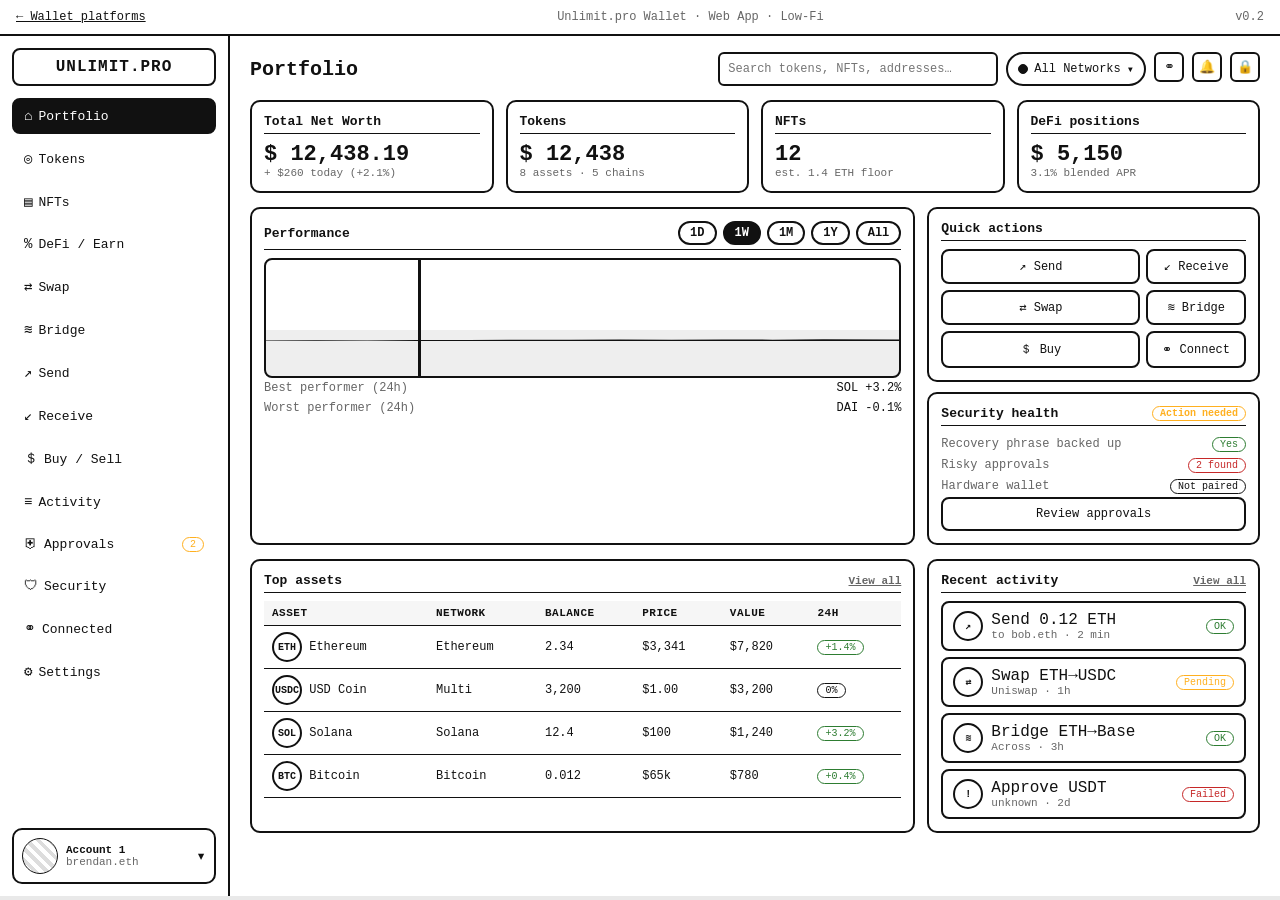
<file: wallet/webapp/index.html>
<!DOCTYPE html>
<html lang="en">
<head>
<meta charset="UTF-8">
<meta name="viewport" content="width=device-width, initial-scale=1.0">
<title>Unlimit.pro Wallet · Web App (Low-Fi)</title>
<link rel="stylesheet" href="../lowfi.css">
<style>
  body{background:var(--paper);min-height:100vh;margin:0;display:flex;flex-direction:column}
  .topbar{padding:10px 16px;font-size:12px;color:var(--muted);display:flex;justify-content:space-between;border-bottom:2px solid #111;background:#fff}
  .app{display:grid;grid-template-columns:230px 1fr;min-height:calc(100vh - 40px);background:#fff;position:relative}
  /* Sidebar */
  .side{border-right:2px solid #111;padding:12px;display:flex;flex-direction:column;gap:6px;background:#fff}
  .brand{font-weight:bold;letter-spacing:1px;border:2px solid #111;padding:8px 10px;border-radius:8px;text-align:center;margin-bottom:6px}
  .nav-item{padding:8px 10px;border:2px solid transparent;border-radius:8px;cursor:pointer;font-size:13px;display:flex;justify-content:space-between;align-items:center}
  .nav-item:hover{background:var(--soft)}
  .nav-item.active{background:#111;color:#fff;border-color:#111}
  .nav-item .ico{font-size:14px;margin-right:6px}
  .side .acct{border:2px solid #111;border-radius:10px;padding:8px;margin-top:auto;display:flex;align-items:center;gap:8px;cursor:pointer}
  .side .acct:hover{background:var(--soft)}
  .side .acct .info{font-size:11px;flex:1}

  /* Main */
  .main{padding:16px 20px;overflow-y:auto;display:flex;flex-direction:column;gap:14px}
  .pagehead{display:flex;justify-content:space-between;align-items:center;flex-wrap:wrap;gap:10px}
  .pagehead h1{margin:0;font-size:20px}
  .quickbar{display:flex;gap:8px;flex-wrap:wrap}
  .net-pill{display:inline-flex;align-items:center;gap:6px;border:2px solid #111;border-radius:999px;padding:4px 10px;background:#fff;font-size:12px;cursor:pointer}

  /* Cards & grids */
  .grid{display:grid;gap:12px}
  .grid.k4{grid-template-columns:repeat(4,1fr)}
  .grid.k3{grid-template-columns:repeat(3,1fr)}
  .grid.k2{grid-template-columns:2fr 1fr}
  .card{border:2px solid #111;border-radius:10px;padding:12px;background:#fff}
  .card h3{margin:0 0 8px;font-size:13px;border-bottom:1.5px solid #111;padding-bottom:4px;display:flex;justify-content:space-between;align-items:center}
  .stat{font-size:22px;font-weight:bold}
  .stat .small{display:block;font-weight:normal;font-size:11px;color:var(--muted)}

  /* tables */
  table{width:100%;border-collapse:collapse;font-size:12px}
  th,td{border-bottom:1.5px solid #111;padding:6px 8px;text-align:left}
  th{background:#f6f6f6;font-weight:bold;font-size:11px;text-transform:uppercase;letter-spacing:.5px}
  tr{cursor:pointer}
  tr:hover{background:var(--soft)}

  .screen{display:none;flex-direction:column;gap:14px}
  .screen.active{display:flex}

  .nft-grid{display:grid;grid-template-columns:repeat(4,1fr);gap:10px}
  .nft-card{border:2px solid #111;border-radius:8px;padding:8px;cursor:pointer;background:#fff}
  .nft-card .ph-img,.nft-card .ph-dash{width:100%;height:120px}
  .nft-card .small{margin-top:6px}

  .form-grid{display:grid;grid-template-columns:1fr 1fr;gap:10px}
  .form-row{display:flex;flex-direction:column;gap:4px}

  .pill-tabs{display:flex;gap:6px}
  .pill{border:2px solid #111;border-radius:999px;padding:3px 10px;font-size:12px;cursor:pointer;background:#fff}
  .pill.active{background:#111;color:#fff}

  .swap-card{display:grid;grid-template-columns:1fr 1fr;gap:10px}
  .swap-side{border:2px solid #111;border-radius:10px;padding:10px}

  /* sticky right rail */
  .rail{display:flex;flex-direction:column;gap:10px}

  @media(max-width:980px){.app{grid-template-columns:1fr}.side{border-right:none;border-bottom:2px solid #111;flex-direction:row;flex-wrap:wrap;overflow-x:auto}.side .acct{margin-top:0}.grid.k4{grid-template-columns:repeat(2,1fr)}.grid.k3,.grid.k2{grid-template-columns:1fr}.nft-grid{grid-template-columns:repeat(2,1fr)}}
</style>
</head>
<body>
<div class="topbar">
  <div><a href="../index.html">← Wallet platforms</a></div>
  <div>Unlimit.pro Wallet · Web App · Low-Fi</div>
  <div>v0.2</div>
</div>

<div class="app" id="app">
  <!-- ===== SIDEBAR ===== -->
  <aside class="side">
    <div class="brand">UNLIMIT.PRO</div>
    <div class="nav-item active" data-nav="dash" onclick="nav('dash',this)"><span><span class="ico">⌂</span>Portfolio</span></div>
    <div class="nav-item" data-nav="tokens" onclick="nav('tokens',this)"><span><span class="ico">◎</span>Tokens</span></div>
    <div class="nav-item" data-nav="nfts" onclick="nav('nfts',this)"><span><span class="ico">▤</span>NFTs</span></div>
    <div class="nav-item" data-nav="defi" onclick="nav('defi',this)"><span><span class="ico">%</span>DeFi / Earn</span></div>
    <div class="nav-item" data-nav="swap" onclick="nav('swap',this)"><span><span class="ico">⇄</span>Swap</span></div>
    <div class="nav-item" data-nav="bridge" onclick="nav('bridge',this)"><span><span class="ico">≋</span>Bridge</span></div>
    <div class="nav-item" data-nav="send" onclick="nav('send',this)"><span><span class="ico">↗</span>Send</span></div>
    <div class="nav-item" data-nav="receive" onclick="nav('receive',this)"><span><span class="ico">↙</span>Receive</span></div>
    <div class="nav-item" data-nav="buy" onclick="nav('buy',this)"><span><span class="ico">＄</span>Buy / Sell</span></div>
    <div class="nav-item" data-nav="activity" onclick="nav('activity',this)"><span><span class="ico">≡</span>Activity</span></div>
    <div class="nav-item" data-nav="approvals" onclick="nav('approvals',this)"><span><span class="ico">⛨</span>Approvals</span><span class="badge warn">2</span></div>
    <div class="nav-item" data-nav="security" onclick="nav('security',this)"><span><span class="ico">🛡</span>Security</span></div>
    <div class="nav-item" data-nav="connected" onclick="nav('connected',this)"><span><span class="ico">⚭</span>Connected</span></div>
    <div class="nav-item" data-nav="settings" onclick="nav('settings',this)"><span><span class="ico">⚙</span>Settings</span></div>

    <div class="acct" onclick="openModal('m-acc')">
      <span class="avatar lg"></span>
      <div class="info"><div><b id="acctLabel">Account 1</b></div><div class="small">brendan.eth</div></div>
      <span>▾</span>
    </div>
  </aside>

  <!-- ===== MAIN ===== -->
  <main class="main">
    <!-- Persistent header bar -->
    <div class="pagehead">
      <h1 id="pageTitle">Portfolio</h1>
      <div class="quickbar">
        <input class="input" placeholder="Search tokens, NFTs, addresses…" style="width:280px">
        <button class="net-pill" onclick="openModal('m-net')"><span class="dot k"></span><span id="netLabel">All Networks</span> ▾</button>
        <button class="icon-btn" onclick="openModal('m-wc')" title="WalletConnect">⚭</button>
        <button class="icon-btn" onclick="openModal('m-notif')" title="Notifications">🔔</button>
        <button class="icon-btn" onclick="nav('lock',null)" title="Lock">🔒</button>
      </div>
    </div>

    <!-- ============ DASHBOARD ============ -->
    <section class="screen active" data-screen="dash">
      <div class="grid k4">
        <div class="card"><h3>Total Net Worth</h3><div class="stat">$ 12,438.19<span class="small">+ $260 today (+2.1%)</span></div></div>
        <div class="card"><h3>Tokens</h3><div class="stat">$ 12,438<span class="small">8 assets · 5 chains</span></div></div>
        <div class="card"><h3>NFTs</h3><div class="stat">12<span class="small">est. 1.4 ETH floor</span></div></div>
        <div class="card"><h3>DeFi positions</h3><div class="stat">$ 5,150<span class="small">3.1% blended APR</span></div></div>
      </div>

      <div class="grid k2">
        <div class="card">
          <h3>Performance <span class="pill-tabs"><span class="pill">1D</span><span class="pill active">1W</span><span class="pill">1M</span><span class="pill">1Y</span><span class="pill">All</span></span></h3>
          <div class="chart"></div>
          <div class="kv"><span class="k">Best performer (24h)</span><span>SOL +3.2%</span></div>
          <div class="kv"><span class="k">Worst performer (24h)</span><span>DAI -0.1%</span></div>
        </div>
        <div class="rail">
          <div class="card">
            <h3>Quick actions</h3>
            <div class="grid k2" style="gap:6px">
              <button class="btn" onclick="nav('send',null)">↗ Send</button>
              <button class="btn" onclick="nav('receive',null)">↙ Receive</button>
              <button class="btn" onclick="nav('swap',null)">⇄ Swap</button>
              <button class="btn" onclick="nav('bridge',null)">≋ Bridge</button>
              <button class="btn" onclick="nav('buy',null)">＄ Buy</button>
              <button class="btn" onclick="openModal('m-wc')">⚭ Connect</button>
            </div>
          </div>
          <div class="card">
            <h3>Security health <span class="badge warn">Action needed</span></h3>
            <div class="kv"><span class="k">Recovery phrase backed up</span><span class="badge ok">Yes</span></div>
            <div class="kv"><span class="k">Risky approvals</span><span class="badge err">2 found</span></div>
            <div class="kv"><span class="k">Hardware wallet</span><span class="badge">Not paired</span></div>
            <button class="btn full" onclick="nav('approvals',null)">Review approvals</button>
          </div>
        </div>
      </div>

      <div class="grid k2">
        <div class="card">
          <h3>Top assets <a href="#" onclick="event.preventDefault();nav('tokens',null)" class="small">View all</a></h3>
          <table>
            <thead><tr><th>Asset</th><th>Network</th><th>Balance</th><th>Price</th><th>Value</th><th>24h</th></tr></thead>
            <tbody>
              <tr onclick="openModal('m-tok')"><td><span class="token">ETH</span> Ethereum</td><td>Ethereum</td><td>2.34</td><td>$3,341</td><td>$7,820</td><td><span class="badge ok">+1.4%</span></td></tr>
              <tr onclick="openModal('m-tok')"><td><span class="token">USDC</span> USD Coin</td><td>Multi</td><td>3,200</td><td>$1.00</td><td>$3,200</td><td><span class="badge">0%</span></td></tr>
              <tr onclick="openModal('m-tok')"><td><span class="token">SOL</span> Solana</td><td>Solana</td><td>12.4</td><td>$100</td><td>$1,240</td><td><span class="badge ok">+3.2%</span></td></tr>
              <tr onclick="openModal('m-tok')"><td><span class="token">BTC</span> Bitcoin</td><td>Bitcoin</td><td>0.012</td><td>$65k</td><td>$780</td><td><span class="badge ok">+0.4%</span></td></tr>
            </tbody>
          </table>
        </div>
        <div class="card">
          <h3>Recent activity <a href="#" onclick="event.preventDefault();nav('activity',null)" class="small">View all</a></h3>
          <div class="list">
            <div class="li" onclick="openModal('m-tx')"><div class="li-l"><div class="token">↗</div><div><div>Send 0.12 ETH</div><div class="small">to bob.eth · 2 min</div></div></div><span class="badge ok">OK</span></div>
            <div class="li" onclick="openModal('m-tx')"><div class="li-l"><div class="token">⇄</div><div><div>Swap ETH→USDC</div><div class="small">Uniswap · 1h</div></div></div><span class="badge warn">Pending</span></div>
            <div class="li" onclick="openModal('m-tx')"><div class="li-l"><div class="token">≋</div><div><div>Bridge ETH→Base</div><div class="small">Across · 3h</div></div></div><span class="badge ok">OK</span></div>
            <div class="li" onclick="openModal('m-tx')"><div class="li-l"><div class="token">!</div><div><div>Approve USDT</div><div class="small">unknown · 2d</div></div></div><span class="badge err">Failed</span></div>
          </div>
        </div>
      </div>
    </section>

    <!-- ============ TOKENS ============ -->
    <section class="screen" data-screen="tokens">
      <div class="card">
        <div class="row between">
          <div class="pill-tabs"><span class="pill active">All</span><span class="pill">Ethereum</span><span class="pill">Polygon</span><span class="pill">Solana</span><span class="pill">Bitcoin</span></div>
          <div class="row gap"><input class="input" placeholder="Search" style="width:200px"><button class="btn" onclick="openModal('m-add-tok')">+ Import Token</button></div>
        </div>
        <table style="margin-top:10px">
          <thead><tr><th>Asset</th><th>Balance</th><th>Price</th><th>Value</th><th>24h</th><th>Allocation</th><th></th></tr></thead>
          <tbody>
            <tr onclick="openModal('m-tok')"><td><span class="token">ETH</span> Ethereum</td><td>2.34</td><td>$3,341</td><td>$7,820</td><td><span class="badge ok">+1.4%</span></td><td>62.9%</td><td><button class="btn sm">Send</button></td></tr>
            <tr onclick="openModal('m-tok')"><td><span class="token">USDC</span> USD Coin</td><td>3,200</td><td>$1.00</td><td>$3,200</td><td><span class="badge">0%</span></td><td>25.7%</td><td><button class="btn sm">Send</button></td></tr>
            <tr onclick="openModal('m-tok')"><td><span class="token">SOL</span> Solana</td><td>12.4</td><td>$100</td><td>$1,240</td><td><span class="badge ok">+3.2%</span></td><td>10.0%</td><td><button class="btn sm">Send</button></td></tr>
            <tr onclick="openModal('m-tok')"><td><span class="token">BTC</span> Bitcoin</td><td>0.012</td><td>$65k</td><td>$780</td><td><span class="badge ok">+0.4%</span></td><td>6.3%</td><td><button class="btn sm">Send</button></td></tr>
            <tr onclick="openModal('m-tok')"><td><span class="token">DAI</span> Dai</td><td>1,418</td><td>$1.00</td><td>$1,418</td><td><span class="badge err">-0.1%</span></td><td>11.4%</td><td><button class="btn sm">Send</button></td></tr>
          </tbody>
        </table>
      </div>
    </section>

    <!-- ============ NFTs ============ -->
    <section class="screen" data-screen="nfts">
      <div class="card">
        <div class="row between">
          <div class="pill-tabs"><span class="pill active">All</span><span class="pill">Collections</span><span class="pill">Hidden</span></div>
          <div class="row gap"><input class="input" placeholder="Search" style="width:200px"><button class="btn" onclick="alert('Import NFT (mock)')">+ Import</button><button class="btn" onclick="alert('Hide spam (mock)')">Hide Spam</button></div>
        </div>
        <div class="nft-grid" style="margin-top:10px">
          <div class="nft-card" onclick="openModal('m-nft')"><div class="ph-img"></div><div class="small">Foxes #042</div><div class="kv"><span class="k">Floor</span><span>0.4 ETH</span></div></div>
          <div class="nft-card" onclick="openModal('m-nft')"><div class="ph-dash"></div><div class="small">Punks #777</div><div class="kv"><span class="k">Floor</span><span>32 ETH</span></div></div>
          <div class="nft-card" onclick="openModal('m-nft')"><div class="ph-img"></div><div class="small">ENS · brendan.eth</div><div class="kv"><span class="k">Type</span><span>Domain</span></div></div>
          <div class="nft-card" onclick="openModal('m-nft')"><div class="ph-dash"></div><div class="small">Ordinal #1729</div><div class="kv"><span class="k">Chain</span><span>Bitcoin</span></div></div>
          <div class="nft-card" onclick="openModal('m-nft')"><div class="ph-img"></div><div class="small">DeGods #41</div><div class="kv"><span class="k">Chain</span><span>Solana</span></div></div>
          <div class="nft-card" onclick="openModal('m-nft')"><div class="ph-dash"></div><div class="small">Azuki #2300</div><div class="kv"><span class="k">Floor</span><span>4.2 ETH</span></div></div>
          <div class="nft-card" onclick="openModal('m-nft')"><div class="ph-img"></div><div class="small">Pudgy #99</div><div class="kv"><span class="k">Floor</span><span>10 ETH</span></div></div>
          <div class="nft-card" onclick="openModal('m-nft')"><div class="ph-dash"></div><div class="small">Art Block #1</div><div class="kv"><span class="k">Type</span><span>Generative</span></div></div>
        </div>
      </div>
    </section>

    <!-- ============ DEFI ============ -->
    <section class="screen" data-screen="defi">
      <div class="grid k3">
        <div class="card"><h3>Total earning</h3><div class="stat">$ 5,150<span class="small">+$12.40 today</span></div></div>
        <div class="card"><h3>Blended APR</h3><div class="stat">3.10%<span class="small">across 3 protocols</span></div></div>
        <div class="card"><h3>Claimable rewards</h3><div class="stat">$ 24.50<span class="small"><button class="btn sm" onclick="alert('Claim all (mock)')">Claim all</button></span></div></div>
      </div>
      <div class="card">
        <h3>Positions</h3>
        <table>
          <thead><tr><th>Protocol</th><th>Type</th><th>Asset</th><th>APR</th><th>Value</th><th></th></tr></thead>
          <tbody>
            <tr><td><span class="token">L</span> Lido</td><td>Stake</td><td>stETH</td><td>3.4%</td><td>$4,000</td><td><button class="btn sm">Manage</button></td></tr>
            <tr><td><span class="token">A</span> Aave</td><td>Lend</td><td>USDC</td><td>5.1%</td><td>$2,000</td><td><button class="btn sm">Manage</button></td></tr>
            <tr><td><span class="token">U</span> Uniswap</td><td>LP v3</td><td>ETH/USDC</td><td>—</td><td>$1,150</td><td><button class="btn sm">Manage</button></td></tr>
          </tbody>
        </table>
      </div>
      <div class="card">
        <h3>Discover</h3>
        <div class="grid k4">
          <div class="card"><h3>Lido stETH</h3><div class="kv"><span class="k">APR</span><span>3.4%</span></div><button class="btn full" onclick="openModal('m-stake')">Stake</button></div>
          <div class="card"><h3>Marinade mSOL</h3><div class="kv"><span class="k">APR</span><span>6.8%</span></div><button class="btn full" onclick="openModal('m-stake')">Stake</button></div>
          <div class="card"><h3>Aave USDC</h3><div class="kv"><span class="k">APR</span><span>5.1%</span></div><button class="btn full" onclick="openModal('m-stake')">Supply</button></div>
          <div class="card"><h3>Compound DAI</h3><div class="kv"><span class="k">APR</span><span>4.2%</span></div><button class="btn full" onclick="openModal('m-stake')">Supply</button></div>
        </div>
      </div>
    </section>

    <!-- ============ SWAP ============ -->
    <section class="screen" data-screen="swap">
      <div class="grid k2">
        <div class="card">
          <h3>Swap <button class="icon-btn" onclick="openModal('m-slip')">⚙</button></h3>
          <div class="swap-card">
            <div class="swap-side">
              <div class="small">From</div>
              <div class="row between"><input class="input" placeholder="0.0" style="border:none;font-size:22px"><button class="btn" onclick="openModal('m-pick')">ETH ▾</button></div>
              <div class="small">Bal 2.34 · <a href="#" onclick="event.preventDefault();">Max</a></div>
            </div>
            <div class="swap-side">
              <div class="small">To</div>
              <div class="row between"><input class="input" placeholder="0.0" style="border:none;font-size:22px"><button class="btn" onclick="openModal('m-pick')">USDC ▾</button></div>
              <div class="small">Bal 3,200</div>
            </div>
          </div>
          <div class="kv"><span class="k">Rate</span><span>1 ETH ≈ 3,340 USDC</span></div>
          <div class="kv"><span class="k">Slippage</span><span>0.5%</span></div>
          <div class="kv"><span class="k">Network fee</span><span>~ $4.20 <a href="#" onclick="event.preventDefault();openModal('m-gas')">edit</a></span></div>
          <div class="kv"><span class="k">Price impact</span><span class="badge ok">0.04%</span></div>
          <div class="kv"><span class="k">MEV protection</span><span class="badge ok">On</span></div>
          <button class="btn primary full" onclick="openModal('m-confirm')">Get Quote</button>
        </div>
        <div class="card">
          <h3>Best route (compared 5)</h3>
          <table>
            <thead><tr><th>Provider</th><th>You get</th><th>Fee</th></tr></thead>
            <tbody>
              <tr><td>MetaSwap</td><td>334.0 USDC</td><td>$4.20</td></tr>
              <tr><td>1inch</td><td>333.8</td><td>$4.30</td></tr>
              <tr><td>0x</td><td>333.6</td><td>$4.20</td></tr>
              <tr><td>Paraswap</td><td>333.5</td><td>$4.50</td></tr>
              <tr><td>CowSwap</td><td>333.2</td><td>$3.80 (gasless)</td></tr>
            </tbody>
          </table>
        </div>
      </div>
    </section>

    <!-- ============ BRIDGE ============ -->
    <section class="screen" data-screen="bridge">
      <div class="card" style="max-width:560px">
        <h3>Bridge</h3>
        <div class="form-grid">
          <div class="form-row"><label>From network</label><select class="input"><option>Ethereum</option><option>Polygon</option><option>Arbitrum</option><option>Base</option></select></div>
          <div class="form-row"><label>To network</label><select class="input"><option>Base</option><option>Polygon</option><option>Arbitrum</option><option>Optimism</option></select></div>
          <div class="form-row"><label>Asset</label><select class="input"><option>ETH</option><option>USDC</option></select></div>
          <div class="form-row"><label>Amount</label><input class="input" placeholder="0.0"></div>
        </div>
        <div class="kv"><span class="k">Route</span><span>Across Bridge</span></div>
        <div class="kv"><span class="k">Estimated time</span><span>~ 45 sec</span></div>
        <div class="kv"><span class="k">Fee</span><span>~ $1.10</span></div>
        <button class="btn primary full" onclick="openModal('m-confirm')">Review Bridge</button>
      </div>
    </section>

    <!-- ============ SEND ============ -->
    <section class="screen" data-screen="send">
      <div class="card" style="max-width:560px">
        <h3>Send</h3>
        <div class="form-row"><label>Recipient</label><input class="input" placeholder="0x… / ENS / SNS"></div>
        <div class="row gap" style="margin:6px 0"><button class="btn sm" onclick="alert('Contacts')">Contacts</button><button class="btn sm" onclick="alert('Paste')">Paste</button></div>
        <div class="form-grid">
          <div class="form-row"><label>Asset</label><select class="input"><option>ETH 2.34</option><option>USDC 3,200</option><option>SOL 12.4</option></select></div>
          <div class="form-row"><label>Amount</label><input class="input" placeholder="0.0"></div>
        </div>
        <div class="kv"><span class="k">Network fee</span><span>~ 0.0012 ETH <a href="#" onclick="event.preventDefault();openModal('m-gas')">edit</a></span></div>
        <div class="kv"><span class="k">Address risk check</span><span class="badge ok">No risks found</span></div>
        <button class="btn primary full" onclick="openModal('m-confirm')">Review</button>
      </div>
    </section>

    <!-- ============ RECEIVE ============ -->
    <section class="screen" data-screen="receive">
      <div class="card center" style="max-width:480px">
        <h3>Receive</h3>
        <div class="qr"></div>
        <div class="small" style="word-break:break-all;margin-top:8px">0xAb12 3456 7890 abcd ef01 9F0e</div>
        <div class="row gap" style="justify-content:center;margin-top:6px"><button class="btn" onclick="alert('Copied')">Copy</button><button class="btn" onclick="alert('Share')">Share</button></div>
        <div class="form-row" style="margin-top:8px"><label>Network</label><select class="input"><option>Ethereum</option><option>Polygon</option><option>Solana</option><option>Bitcoin</option></select></div>
      </div>
    </section>

    <!-- ============ BUY ============ -->
    <section class="screen" data-screen="buy">
      <div class="card" style="max-width:560px">
        <h3>Buy / Sell</h3>
        <div class="pill-tabs"><span class="pill active">Buy</span><span class="pill">Sell</span></div>
        <div class="form-grid" style="margin-top:8px">
          <div class="form-row"><label>Pay with</label><select class="input"><option>USD · Card</option><option>EUR · Bank</option><option>GBP · Bank</option></select></div>
          <div class="form-row"><label>Amount</label><input class="input" placeholder="$ 100"></div>
          <div class="form-row"><label>Receive</label><select class="input"><option>ETH</option><option>USDC</option><option>BTC</option><option>SOL</option></select></div>
        </div>
        <table style="margin-top:8px"><thead><tr><th>Provider</th><th>Receive</th><th>Method</th></tr></thead><tbody>
          <tr><td>MoonPay</td><td>≈ 0.0299 ETH</td><td>Card</td></tr>
          <tr><td>Transak</td><td>≈ 0.0297 ETH</td><td>Bank</td></tr>
          <tr><td>Coinbase Pay</td><td>≈ 0.0301 ETH</td><td>Account</td></tr>
        </tbody></table>
        <button class="btn primary full" style="margin-top:8px" onclick="alert('Continue (mock)')">Continue</button>
      </div>
    </section>

    <!-- ============ ACTIVITY ============ -->
    <section class="screen" data-screen="activity">
      <div class="card">
        <div class="row between">
          <div class="pill-tabs"><span class="pill active">All</span><span class="pill">Pending</span><span class="pill">Completed</span><span class="pill">Failed</span></div>
          <div class="row gap"><input class="input" placeholder="Search hash, address, dApp" style="width:240px"><button class="btn" onclick="alert('Export CSV (mock)')">Export CSV</button></div>
        </div>
        <table style="margin-top:10px">
          <thead><tr><th>Type</th><th>Detail</th><th>Network</th><th>Amount</th><th>Time</th><th>Status</th><th></th></tr></thead>
          <tbody>
            <tr onclick="openModal('m-tx')"><td>↗ Send</td><td>to bob.eth</td><td>Ethereum</td><td>-0.12 ETH</td><td>2 min</td><td><span class="badge ok">Confirmed</span></td><td><button class="btn sm">View</button></td></tr>
            <tr onclick="openModal('m-tx')"><td>⇄ Swap</td><td>ETH→USDC · Uniswap</td><td>Ethereum</td><td>+334 USDC</td><td>1h</td><td><span class="badge warn">Pending</span></td><td><button class="btn sm">Speed up</button></td></tr>
            <tr onclick="openModal('m-tx')"><td>≋ Bridge</td><td>Across</td><td>ETH→Base</td><td>0.5 ETH</td><td>3h</td><td><span class="badge ok">OK</span></td><td><button class="btn sm">View</button></td></tr>
            <tr onclick="openModal('m-tx')"><td>✓ Approve</td><td>USDC → Aave</td><td>Ethereum</td><td>—</td><td>1d</td><td><span class="badge ok">OK</span></td><td><button class="btn sm">View</button></td></tr>
            <tr onclick="openModal('m-tx')"><td>! Approve</td><td>USDT → unknown</td><td>Ethereum</td><td>—</td><td>2d</td><td><span class="badge err">Failed</span></td><td><button class="btn sm">View</button></td></tr>
            <tr onclick="openModal('m-tx')"><td>↙ Receive</td><td>from alice.eth</td><td>Polygon</td><td>+ 500 DAI</td><td>3d</td><td><span class="badge ok">OK</span></td><td><button class="btn sm">View</button></td></tr>
          </tbody>
        </table>
      </div>
    </section>

    <!-- ============ APPROVALS ============ -->
    <section class="screen" data-screen="approvals">
      <div class="card">
        <h3>Token approvals manager</h3>
        <p class="small">Active spending allowances. Revoke any you no longer need to reduce risk.</p>
        <table>
          <thead><tr><th>Token</th><th>Spender</th><th>Allowance</th><th>Risk</th><th>Last used</th><th></th></tr></thead>
          <tbody>
            <tr><td><span class="token">USDC</span></td><td>Uniswap V3 Router</td><td>Unlimited</td><td><span class="badge ok">Trusted</span></td><td>2h</td><td><button class="btn sm danger">Revoke</button></td></tr>
            <tr><td><span class="token">USDC</span></td><td>Aave V3 Pool</td><td>100</td><td><span class="badge ok">Trusted</span></td><td>1d</td><td><button class="btn sm">Revoke</button></td></tr>
            <tr><td><span class="token">USDT</span></td><td>0xunknown…</td><td>Unlimited</td><td><span class="badge err">Risky</span></td><td>30d</td><td><button class="btn sm danger">Revoke</button></td></tr>
            <tr><td><span class="token">NFT</span></td><td>OpenSea Seaport</td><td>setApprovalForAll</td><td><span class="badge warn">Broad</span></td><td>5d</td><td><button class="btn sm">Revoke</button></td></tr>
          </tbody>
        </table>
        <div class="row gap" style="margin-top:8px"><button class="btn">Revoke all risky</button><button class="btn danger">Revoke all</button></div>
      </div>
    </section>

    <!-- ============ SECURITY ============ -->
    <section class="screen" data-screen="security">
      <div class="grid k2">
        <div class="card">
          <h3>Health check</h3>
          <div class="kv"><span class="k">Recovery phrase backed up</span><span class="badge ok">Yes</span></div>
          <div class="kv"><span class="k">Auto-lock enabled</span><span class="badge ok">5 min</span></div>
          <div class="kv"><span class="k">Tx simulation</span><span class="badge ok">On</span></div>
          <div class="kv"><span class="k">Phishing shield</span><span class="badge ok">On</span></div>
          <div class="kv"><span class="k">Hardware wallet</span><span class="badge warn">Not paired</span></div>
          <div class="kv"><span class="k">Risky approvals</span><span class="badge err">2 found</span></div>
          <button class="btn full" onclick="nav('approvals',null)">Review approvals</button>
        </div>
        <div class="card">
          <h3>Keys &amp; backups</h3>
          <button class="btn full" onclick="openModal('m-reveal')">Reveal Recovery Phrase</button>
          <button class="btn full" onclick="alert('Show private key (mock)')">Show Private Key</button>
          <button class="btn full" onclick="alert('Export keystore JSON (mock)')">Export Encrypted JSON</button>
          <button class="btn full" onclick="alert('Shamir backup (mock)')">Shamir Backup (split)</button>
          <button class="btn full" onclick="alert('Pair HW (mock)')">Pair Hardware Wallet</button>
          <div class="hr"></div>
          <div class="row between"><span class="small">Privacy mode (hide $)</span><span class="toggle" onclick="this.classList.toggle('on')"></span></div>
          <div class="row between"><span class="small">Use Tor / private RPC</span><span class="toggle" onclick="this.classList.toggle('on')"></span></div>
          <div class="row between"><span class="small">Address-poisoning warnings</span><span class="toggle on" onclick="this.classList.toggle('on')"></span></div>
          <div class="row between"><span class="small">Smart Account (EIP-7702)</span><span class="toggle" onclick="this.classList.toggle('on')"></span></div>
        </div>
      </div>
    </section>

    <!-- ============ CONNECTED ============ -->
    <section class="screen" data-screen="connected">
      <div class="card">
        <h3>Connected sites</h3>
        <table>
          <thead><tr><th>Site</th><th>Permissions</th><th>Last used</th><th></th></tr></thead>
          <tbody>
            <tr><td><span class="dot ok"></span> app.uniswap.org</td><td>View account · Sign · Tx</td><td>2 min ago</td><td><button class="btn sm">Disconnect</button></td></tr>
            <tr><td><span class="dot ok"></span> opensea.io</td><td>View account · Sign · Tx</td><td>1d ago</td><td><button class="btn sm">Disconnect</button></td></tr>
            <tr><td><span class="dot warn"></span> app.aave.com</td><td>View · Tx · Spend approvals</td><td>3d ago</td><td><button class="btn sm">Disconnect</button></td></tr>
          </tbody>
        </table>
        <div class="row gap" style="margin-top:8px"><button class="btn" onclick="openModal('m-wc')">+ WalletConnect</button><button class="btn">Disconnect all</button></div>
      </div>
    </section>

    <!-- ============ SETTINGS ============ -->
    <section class="screen" data-screen="settings">
      <div class="grid k2">
        <div class="card"><h3>General</h3>
          <div class="row between"><span>Currency</span><select class="input" style="width:auto"><option>USD</option><option>EUR</option><option>JPY</option></select></div>
          <div class="row between"><span>Language</span><select class="input" style="width:auto"><option>English</option><option>Español</option><option>中文</option></select></div>
          <div class="row between"><span>Theme</span><select class="input" style="width:auto"><option>System</option><option>Light</option><option>Dark</option></select></div>
          <div class="row between"><span>Show test networks</span><span class="toggle" onclick="this.classList.toggle('on')"></span></div>
          <div class="row between"><span>Hide zero balances</span><span class="toggle on" onclick="this.classList.toggle('on')"></span></div>
        </div>
        <div class="card"><h3>Networks</h3>
          <div class="list">
            <div class="li"><div class="li-l"><span class="dot"></span>Ethereum</div><span class="badge ok">On</span></div>
            <div class="li"><div class="li-l"><span class="dot k"></span>Polygon</div><span class="badge ok">On</span></div>
            <div class="li"><div class="li-l"><span class="dot warn"></span>BNB Chain</div><span class="badge">Off</span></div>
            <div class="li"><div class="li-l"><span class="dot"></span>Arbitrum</div><span class="badge ok">On</span></div>
            <div class="li"><div class="li-l"><span class="dot"></span>Base</div><span class="badge ok">On</span></div>
            <div class="li"><div class="li-l"><span class="dot k"></span>Solana</div><span class="badge ok">On</span></div>
            <div class="li"><div class="li-l"><span class="dot"></span>Bitcoin</div><span class="badge ok">On</span></div>
          </div>
          <button class="btn full" onclick="openModal('m-add-net')">+ Add Custom Network</button>
        </div>
        <div class="card"><h3>Address book</h3>
          <div class="list">
            <div class="li"><div class="li-l"><span class="avatar"></span>Alice — alice.eth</div><span>›</span></div>
            <div class="li"><div class="li-l"><span class="avatar"></span>Bob — 0x9c..f3a</div><span>›</span></div>
            <div class="li"><div class="li-l"><span class="avatar"></span>Coinbase — 0x77..b22</div><span class="badge">CEX</span></div>
          </div>
          <button class="btn full" onclick="alert('Add contact (mock)')">+ New Contact</button>
        </div>
        <div class="card"><h3>Advanced</h3>
          <div class="row between"><span>Show hex data</span><span class="toggle" onclick="this.classList.toggle('on')"></span></div>
          <div class="row between"><span>Custom nonce</span><span class="toggle" onclick="this.classList.toggle('on')"></span></div>
          <div class="row between"><span>Snaps (plugins)</span><span class="toggle" onclick="this.classList.toggle('on')"></span></div>
          <div class="row between"><span>Gasless tx (relayer)</span><span class="toggle" onclick="this.classList.toggle('on')"></span></div>
          <button class="btn full">Reset Account</button>
          <button class="btn full">Sync With Mobile (QR)</button>
          <button class="btn full">Download State Logs</button>
          <button class="btn danger full" onclick="confirm('Reset wallet?')">Reset Wallet</button>
        </div>
      </div>
    </section>

    <!-- ============ LOCK ============ -->
    <section class="screen" data-screen="lock">
      <div class="card center" style="max-width:380px;margin:auto">
        <h3>Wallet Locked</h3>
        <div style="font-size:36px">🔒</div>
        <input class="input" type="password" placeholder="Password" style="margin-top:8px">
        <button class="btn primary full" style="margin-top:8px" onclick="nav('dash',null)">Unlock</button>
        <a href="#" class="small" onclick="event.preventDefault();alert('Reset (mock)')">Forgot password?</a>
      </div>
    </section>
  </main>

  <!-- ===== MODALS ===== -->
  <div class="modal-back" id="m-net"><div class="modal" style="max-width:420px"><div class="row between"><h4>Network</h4><button class="icon-btn" onclick="closeModal()">✕</button></div><input class="input" placeholder="Search"><div class="list" style="margin-top:6px"><div class="li" onclick="setNet('All Networks')"><div class="li-l"><span class="dot k"></span>All Networks</div><span class="small">Aggregated</span></div><div class="li" onclick="setNet('Ethereum')"><div class="li-l"><span class="dot"></span>Ethereum</div><span class="small">ETH</span></div><div class="li" onclick="setNet('Polygon')"><div class="li-l"><span class="dot k"></span>Polygon</div><span class="small">MATIC</span></div><div class="li" onclick="setNet('Arbitrum')"><div class="li-l"><span class="dot"></span>Arbitrum</div><span class="small">ETH</span></div><div class="li" onclick="setNet('Base')"><div class="li-l"><span class="dot"></span>Base</div><span class="small">ETH</span></div><div class="li" onclick="setNet('Solana')"><div class="li-l"><span class="dot k"></span>Solana</div><span class="small">SOL</span></div><div class="li" onclick="setNet('Bitcoin')"><div class="li-l"><span class="dot"></span>Bitcoin</div><span class="small">BTC</span></div></div></div></div>

  <div class="modal-back" id="m-acc"><div class="modal" style="max-width:480px"><div class="row between"><h4>Accounts</h4><button class="icon-btn" onclick="closeModal()">✕</button></div><input class="input" placeholder="Search"><div class="list" style="margin-top:6px"><div class="li" onclick="setAcct('Account 1')"><div class="li-l"><span class="avatar"></span><div><div>Account 1</div><div class="small">brendan.eth · $12,438</div></div></div><span class="badge ok">Active</span></div><div class="li" onclick="setAcct('Account 2')"><div class="li-l"><span class="avatar"></span><div><div>Account 2</div><div class="small">0x77b2..3c1a · $452</div></div></div><span>›</span></div><div class="li" onclick="setAcct('Trezor 1')"><div class="li-l"><span class="avatar"></span><div><div>Trezor 1</div><div class="small">$0</div></div></div><span class="badge">HW</span></div><div class="li" onclick="setAcct('Vitalik (watch)')"><div class="li-l"><span class="avatar"></span><div><div>Vitalik (watch)</div><div class="small">vitalik.eth</div></div></div><span class="badge">👁</span></div></div><div class="row gap" style="margin-top:6px"><button class="btn full" onclick="alert('New (mock)')">+ Create</button><button class="btn full" onclick="alert('Import (mock)')">Import</button><button class="btn full" onclick="alert('HW pair (mock)')">Connect HW</button></div></div></div>

  <div class="modal-back" id="m-tok"><div class="modal" style="max-width:560px"><div class="row between"><h4>Ethereum (ETH)</h4><button class="icon-btn" onclick="closeModal()">✕</button></div><div class="grid k2"><div class="card"><div class="stat">2.34 ETH<span class="small">$ 7,820.10</span></div><div class="row gap" style="margin-top:6px"><button class="btn full" onclick="closeModal();nav('send',null)">Send</button><button class="btn full" onclick="closeModal();nav('receive',null)">Receive</button><button class="btn full" onclick="closeModal();nav('swap',null)">Swap</button></div></div><div class="card"><div class="chart"></div><div class="kv"><span class="k">Market cap</span><span>$ 410B</span></div><div class="kv"><span class="k">24h volume</span><span>$ 18B</span></div></div></div></div></div>

  <div class="modal-back" id="m-add-tok"><div class="modal" style="max-width:480px"><div class="row between"><h4>Import Token</h4><button class="icon-btn" onclick="closeModal()">✕</button></div><div class="pill-tabs"><span class="pill active">Search</span><span class="pill">Custom</span></div><input class="input" placeholder="Symbol or contract address" style="margin-top:6px"><div class="list" style="margin-top:6px"><div class="li"><div class="li-l"><div class="token">UNI</div>Uniswap</div><button class="btn sm">Add</button></div><div class="li"><div class="li-l"><div class="token">LDO</div>Lido</div><button class="btn sm">Add</button></div></div></div></div>

  <div class="modal-back" id="m-pick"><div class="modal" style="max-width:420px"><div class="row between"><h4>Select Token</h4><button class="icon-btn" onclick="closeModal()">✕</button></div><input class="input" placeholder="Search"><div class="list" style="margin-top:6px"><div class="li" onclick="closeModal()"><div class="li-l"><div class="token">ETH</div>Ethereum</div><span class="small">2.34</span></div><div class="li" onclick="closeModal()"><div class="li-l"><div class="token">USDC</div>USD Coin</div><span class="small">3,200</span></div><div class="li" onclick="closeModal()"><div class="li-l"><div class="token">DAI</div>Dai</div><span class="small">1,418</span></div></div></div></div>

  <div class="modal-back" id="m-slip"><div class="modal" style="max-width:420px"><div class="row between"><h4>Swap settings</h4><button class="icon-btn" onclick="closeModal()">✕</button></div><label>Slippage</label><div class="row gap"><button class="btn sm">0.1%</button><button class="btn sm primary">0.5%</button><button class="btn sm">1%</button><input class="input" placeholder="Custom"></div><label style="margin-top:6px">Deadline (min)</label><input class="input" value="20"><div class="row between" style="margin-top:6px"><span class="small">MEV protection</span><span class="toggle on" onclick="this.classList.toggle('on')"></span></div></div></div>

  <div class="modal-back" id="m-gas"><div class="modal" style="max-width:420px"><div class="row between"><h4>Edit gas</h4><button class="icon-btn" onclick="closeModal()">✕</button></div><div class="list"><div class="li"><div>Low</div><div class="small">~30s · 0.0008 ETH</div></div><div class="li" style="background:#f2f2f2"><div>Market</div><div class="small">~15s · 0.0012 ETH</div></div><div class="li"><div>Aggressive</div><div class="small">~5s · 0.0019 ETH</div></div><div class="li"><div>Custom</div><div class="small">advanced</div></div></div></div></div>

  <div class="modal-back" id="m-confirm"><div class="modal" style="max-width:480px"><div class="row between"><h4>Confirm transaction</h4><button class="icon-btn" onclick="closeModal()">✕</button></div><div class="kv"><span class="k">From</span><span>Account 1</span></div><div class="kv"><span class="k">To</span><span>0x9c..f3a</span></div><div class="kv"><span class="k">Amount</span><span>0.12 ETH</span></div><div class="kv"><span class="k">Network fee</span><span>0.0012 ETH</span></div><div class="kv"><span class="k">Total</span><span>0.1212 ETH</span></div><div class="hr"></div><div class="kv"><span class="k">Tx simulation</span><span class="badge ok">Will succeed</span></div><div class="kv"><span class="k">Risk check</span><span class="badge ok">No risks found</span></div><div class="pill-tabs"><span class="pill active">Details</span><span class="pill">Data</span><span class="pill">Hex</span></div><div class="row gap" style="margin-top:8px"><button class="btn full" onclick="closeModal()">Reject</button><button class="btn primary full" onclick="closeModal();openModal('m-pending')">Confirm</button></div></div></div>

  <div class="modal-back" id="m-pending"><div class="modal center" style="max-width:380px"><h4>Submitted</h4><div style="font-size:32px">⌛</div><p class="small">Waiting for confirmation…</p><div class="kv"><span class="k">Hash</span><span>0xabc…123</span></div><button class="btn full" onclick="alert('Explorer (mock)')">View on Explorer</button><button class="btn primary full" onclick="closeModal()">Close</button></div></div>

  <div class="modal-back" id="m-tx"><div class="modal" style="max-width:520px"><div class="row between"><h4>Transaction</h4><button class="icon-btn" onclick="closeModal()">✕</button></div><div class="kv"><span class="k">Status</span><span class="badge ok">Confirmed</span></div><div class="kv"><span class="k">From</span><span>0xAb12…9F0e</span></div><div class="kv"><span class="k">To</span><span>0x9c..f3a</span></div><div class="kv"><span class="k">Value</span><span>0.12 ETH</span></div><div class="kv"><span class="k">Gas Used</span><span>21,000</span></div><div class="kv"><span class="k">Nonce</span><span>42</span></div><div class="kv"><span class="k">Hash</span><span>0xabc…123</span></div><div class="row gap" style="margin-top:6px"><button class="btn full">Speed Up</button><button class="btn full">Cancel</button><button class="btn full">View on Explorer</button></div></div></div>

  <div class="modal-back" id="m-nft"><div class="modal" style="max-width:520px"><div class="row between"><h4>CryptoFox #042</h4><button class="icon-btn" onclick="closeModal()">✕</button></div><div class="ph-img" style="height:220px"></div><div class="kv"><span class="k">Collection</span><span>CryptoFoxes</span></div><div class="kv"><span class="k">Token ID</span><span>42</span></div><div class="kv"><span class="k">Standard</span><span>ERC-721</span></div><div class="kv"><span class="k">Floor</span><span>0.4 ETH</span></div><div class="row gap" style="margin-top:6px"><button class="btn full" onclick="closeModal();nav('send',null)">Send</button><button class="btn full">List on OpenSea</button><button class="btn full">Hide</button></div></div></div>

  <div class="modal-back" id="m-stake"><div class="modal" style="max-width:480px"><div class="row between"><h4>Stake</h4><button class="icon-btn" onclick="closeModal()">✕</button></div><div class="form-row"><label>Amount</label><input class="input" placeholder="0.0"></div><div class="kv"><span class="k">APR</span><span>3.4%</span></div><div class="kv"><span class="k">You receive</span><span>stETH (liquid)</span></div><div class="kv"><span class="k">Network fee</span><span>~ $4.20</span></div><button class="btn primary full" onclick="closeModal();openModal('m-confirm')">Stake</button></div></div>

  <div class="modal-back" id="m-reveal"><div class="modal" style="max-width:480px"><div class="row between"><h4>Recovery Phrase</h4><button class="icon-btn" onclick="closeModal()">✕</button></div><p class="small"><span class="badge warn">DO NOT SHARE</span> Anyone with this phrase can take your funds.</p><div class="seed-grid" id="seedReveal"></div><div class="row gap" style="margin-top:8px"><button class="btn full" onclick="alert('Copied')">Copy</button><button class="btn primary full" onclick="closeModal()">Done</button></div></div></div>

  <div class="modal-back" id="m-wc"><div class="modal" style="max-width:420px"><div class="row between"><h4>WalletConnect</h4><button class="icon-btn" onclick="closeModal()">✕</button></div><div class="qr" style="margin-bottom:8px"></div><p class="small center">Scan QR from your dApp, or paste URI:</p><input class="input" placeholder="wc:1234abcd@2..."><button class="btn primary full" style="margin-top:6px" onclick="closeModal();alert('Connect (mock)')">Connect</button></div></div>

  <div class="modal-back" id="m-notif"><div class="modal" style="max-width:420px"><div class="row between"><h4>Notifications</h4><button class="icon-btn" onclick="closeModal()">✕</button></div><div class="list"><div class="li"><div class="li-l"><div class="token">↙</div><div><div>+500 DAI received</div><div class="small">2 min</div></div></div></div><div class="li"><div class="li-l"><div class="token">!</div><div><div>Price alert: ETH +5%</div><div class="small">10 min</div></div></div></div><div class="li"><div class="li-l"><div class="token">🛡</div><div><div>Risky approval revoked</div><div class="small">2d</div></div></div></div></div></div></div>

  <div class="modal-back" id="m-add-net"><div class="modal" style="max-width:420px"><div class="row between"><h4>Add custom network</h4><button class="icon-btn" onclick="closeModal()">✕</button></div><label>Name</label><input class="input"><label>RPC URL</label><input class="input"><label>Chain ID</label><input class="input"><label>Currency Symbol</label><input class="input"><label>Block Explorer</label><input class="input"><button class="btn primary full" style="margin-top:6px" onclick="closeModal()">Save</button></div></div>

</div>

<script>
const screens=document.querySelectorAll('.screen');
const titles={dash:'Portfolio',tokens:'Tokens',nfts:'NFTs',defi:'DeFi / Earn',swap:'Swap',bridge:'Bridge',send:'Send',receive:'Receive',buy:'Buy / Sell',activity:'Activity',approvals:'Token Approvals',security:'Security',connected:'Connected Sites',settings:'Settings',lock:'Locked'};
function nav(name,el){
  closeModal();
  screens.forEach(s=>s.classList.toggle('active',s.dataset.screen===name));
  document.querySelectorAll('.nav-item').forEach(n=>n.classList.toggle('active',n.dataset.nav===name));
  document.getElementById('pageTitle').textContent=titles[name]||name;
}
function openModal(id){document.querySelectorAll('.modal-back').forEach(m=>m.classList.remove('show'));const e=document.getElementById(id);if(e)e.classList.add('show')}
function closeModal(){document.querySelectorAll('.modal-back').forEach(m=>m.classList.remove('show'))}
function setNet(n){document.getElementById('netLabel').textContent=n;closeModal()}
function setAcct(n){document.getElementById('acctLabel').textContent=n;closeModal()}
document.querySelectorAll('.modal-back').forEach(mb=>mb.addEventListener('click',e=>{if(e.target===mb)closeModal()}));

const words=['ocean','table','river','candle','forest','silver','planet','marble','tiger','window','quiet','bridge'];
const sr=document.getElementById('seedReveal');
words.forEach((w,i)=>{const c=document.createElement('div');c.className='seed-cell';c.innerHTML='<span class="num">'+(i+1)+'.</span>'+w;sr.appendChild(c)});
</script>
</body>
</html>
</file>
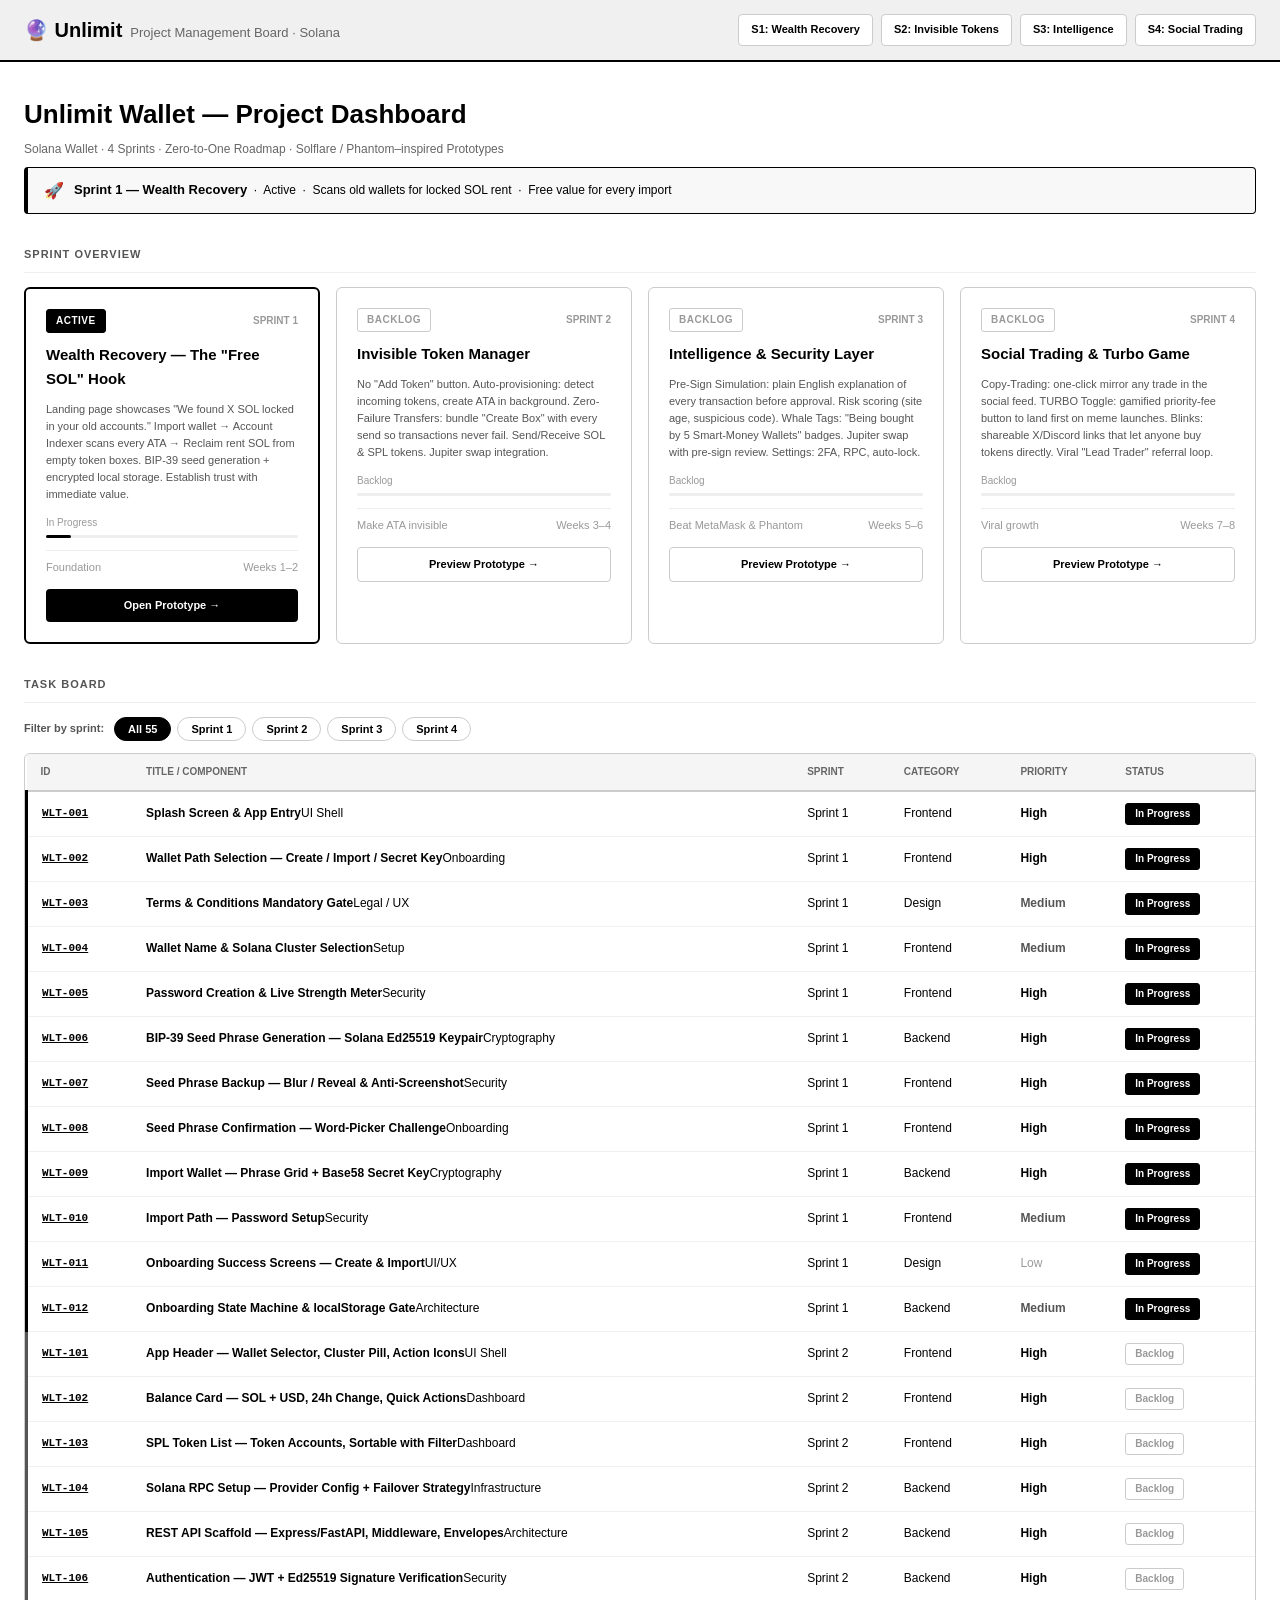
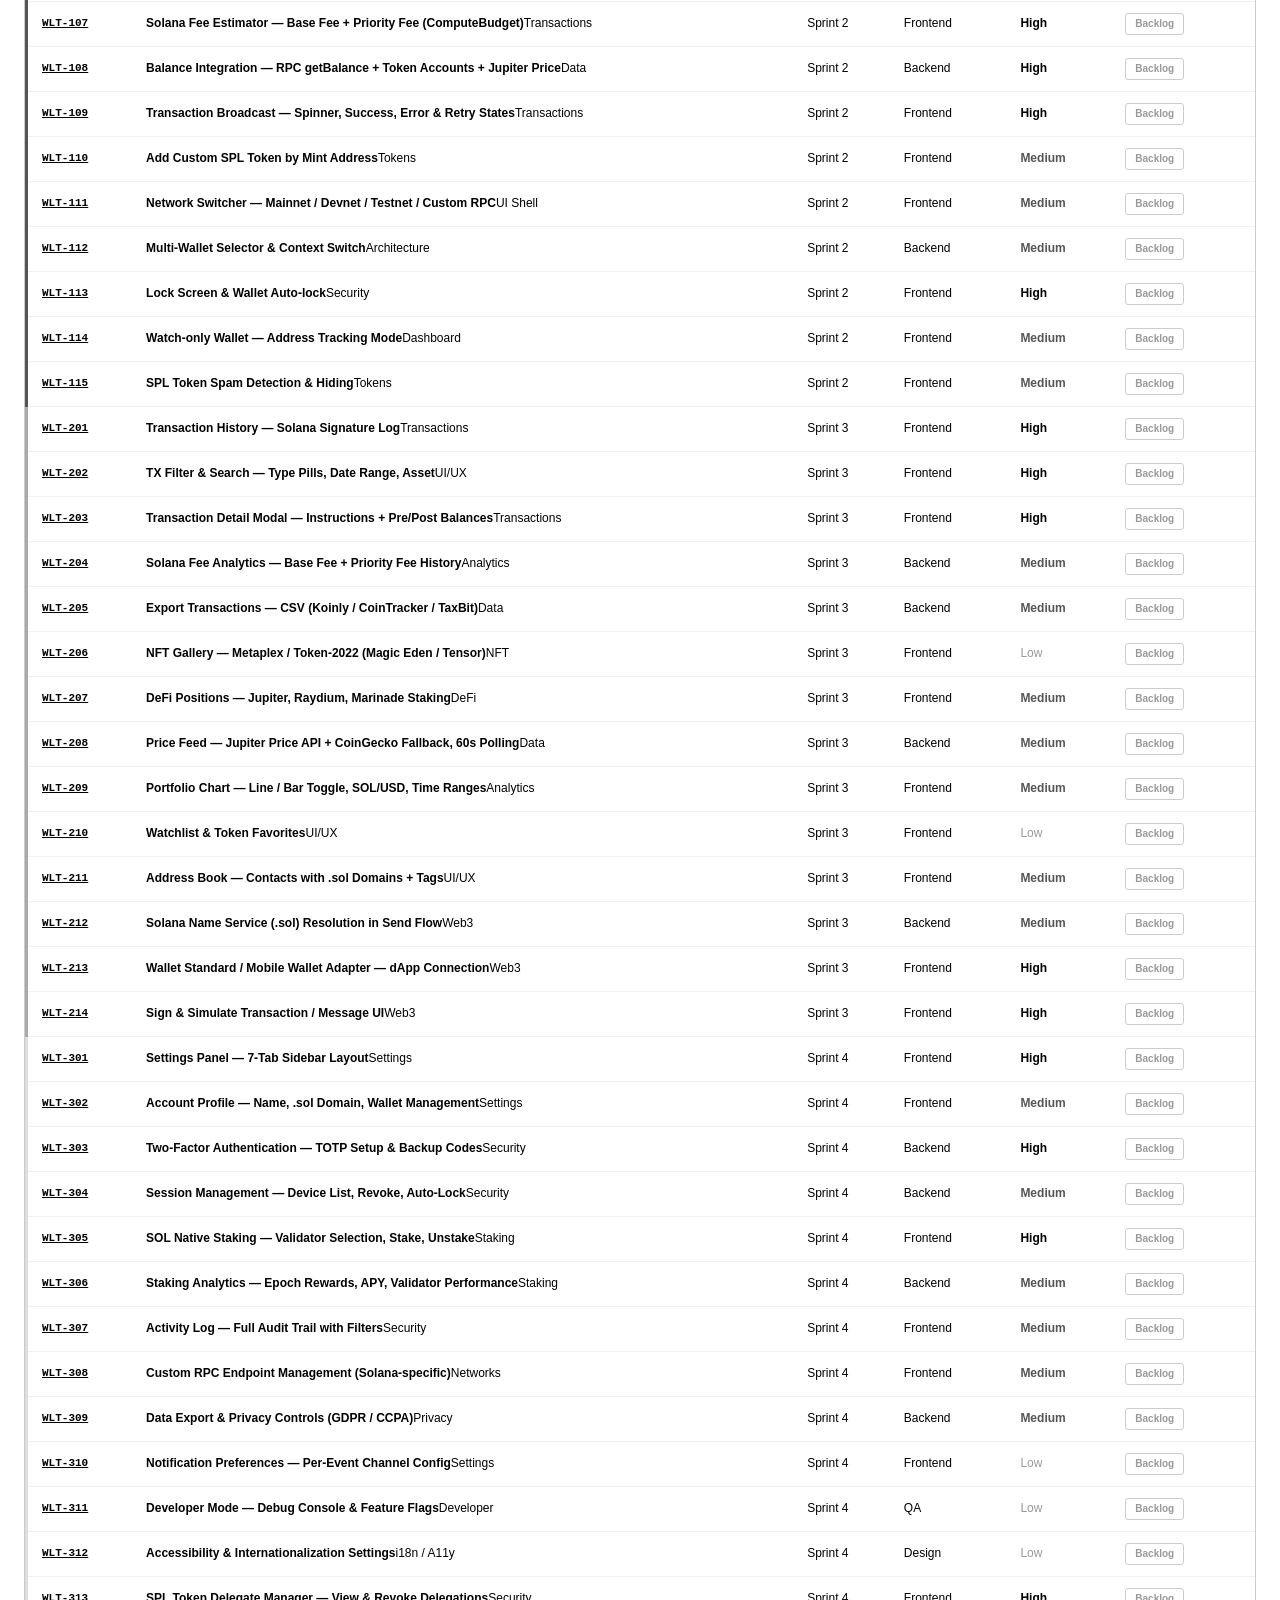
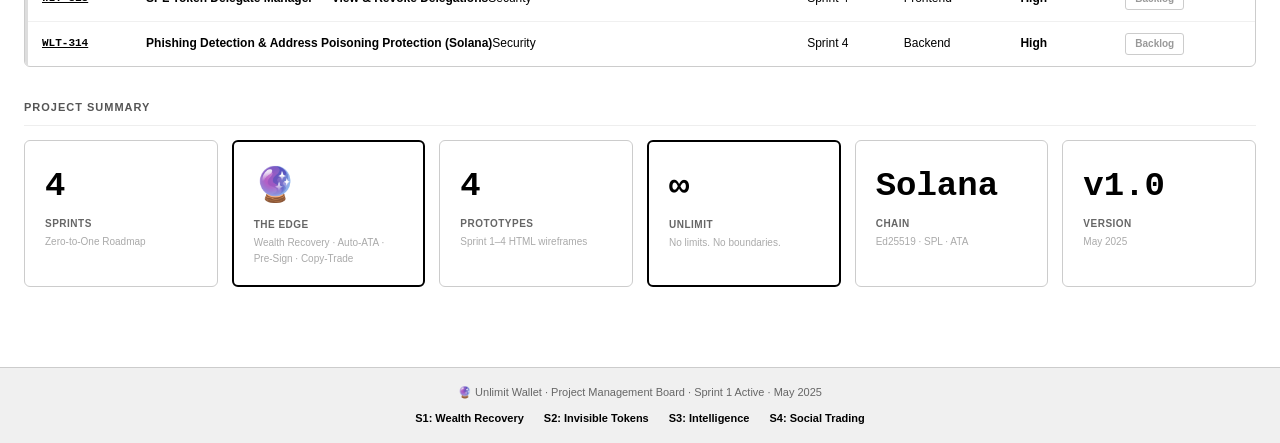
<file: wallet_v1/management.html>
<!DOCTYPE html>
<html lang="en">
<head>
<meta charset="UTF-8">
<meta name="viewport" content="width=device-width, initial-scale=1.0">
<title>Wallet — Project Management Board</title>
<style>
* { margin: 0; padding: 0; box-sizing: border-box; }
body { font-family: -apple-system, BlinkMacSystemFont, 'Segoe UI', Roboto, sans-serif; background: #fff; color: #000; line-height: 1.6; }
header { background: #f0f0f0; border-bottom: 2px solid #000; padding: 14px 24px; display: flex; justify-content: space-between; align-items: center; position: sticky; top: 0; z-index: 100; }
.logo { font-size: 20px; font-weight: 700; }
.logo span { font-size: 13px; color: #666; margin-left: 8px; font-weight: 400; }
.nav-links { display: flex; gap: 8px; flex-wrap: wrap; }
.nav-link { padding: 6px 12px; background: #fff; border: 1px solid #ccc; border-radius: 4px; font-size: 11px; font-weight: 600; color: #000; text-decoration: none; }
.nav-link:hover { background: #f0f0f0; }
.container { max-width: 1320px; margin: 0 auto; padding: 32px 24px; }
h1 { font-size: 26px; font-weight: 700; margin-bottom: 4px; }
.subtitle { font-size: 12px; color: #666; margin-bottom: 8px; }
.status-banner { display: flex; align-items: center; gap: 10px; padding: 10px 16px; border: 1px solid #000; border-left: 4px solid #000; border-radius: 4px; background: #f8f8f8; font-size: 12px; margin-bottom: 28px; }
.status-banner strong { font-size: 13px; }
h2 { font-size: 11px; font-weight: 700; margin: 32px 0 14px; text-transform: uppercase; letter-spacing: 1px; color: #555; border-bottom: 1px solid #eee; padding-bottom: 8px; }
.sprint-nav { display: grid; grid-template-columns: repeat(4, 1fr); gap: 16px; margin-bottom: 8px; }
@media (max-width: 960px) { .sprint-nav { grid-template-columns: repeat(2, 1fr); } }
@media (max-width: 520px) { .sprint-nav { grid-template-columns: 1fr; } }
.sprint-card { border: 1px solid #ccc; border-radius: 6px; padding: 20px; background: #fff; display: flex; flex-direction: column; gap: 10px; transition: box-shadow 0.15s; }
.sprint-card:hover { box-shadow: 0 2px 8px rgba(0,0,0,0.08); }
.sprint-card.active-sprint { border-color: #000; border-width: 2px; }
.sc-header { display: flex; justify-content: space-between; align-items: center; }
.sc-num { font-size: 10px; color: #999; font-weight: 700; text-transform: uppercase; }
.sc-badge { font-size: 10px; font-weight: 700; padding: 3px 9px; border-radius: 3px; text-transform: uppercase; border: 1px solid; letter-spacing: 0.5px; }
.sc-active { background: #000; color: #fff; border-color: #000; }
.sc-backlog { background: #fff; color: #999; border-color: #ccc; }
.sc-done { background: #f0f0f0; color: #333; border-color: #666; }
.sc-title { font-size: 15px; font-weight: 700; }
.sc-desc { font-size: 11px; color: #555; line-height: 1.55; }
.sc-progress { margin-top: 2px; }
.sc-progress-bar { height: 3px; background: #eee; border-radius: 2px; margin-top: 4px; }
.sc-progress-fill { height: 3px; background: #000; border-radius: 2px; }
.sc-meta { font-size: 11px; color: #999; border-top: 1px solid #eee; padding-top: 8px; margin-top: 2px; display: flex; justify-content: space-between; }
.sc-btn { display: block; padding: 8px 0; background: #000; color: #fff; text-decoration: none; font-size: 11px; font-weight: 700; border-radius: 4px; text-align: center; cursor: pointer; margin-top: 2px; }
.sc-btn:hover { background: #333; }
.sc-btn-outline { background: #fff; color: #000; border: 1px solid #ccc; }
.sc-btn-outline:hover { background: #f5f5f5; }
.filter-bar { display: flex; gap: 6px; flex-wrap: wrap; margin-bottom: 12px; align-items: center; }
.filter-label { font-size: 11px; font-weight: 700; color: #555; margin-right: 4px; }
.filter-btn { padding: 5px 13px; background: #fff; border: 1px solid #ccc; border-radius: 20px; cursor: pointer; font-size: 11px; font-weight: 600; color: #000; }
.filter-btn.active { background: #000; color: #fff; border-color: #000; }
.filter-btn:hover:not(.active) { background: #f0f0f0; }
.task-table-wrap { overflow-x: auto; border: 1px solid #ccc; border-radius: 6px; }
.task-table { width: 100%; border-collapse: collapse; font-size: 12px; }
.task-table th { background: #f5f5f5; border-bottom: 2px solid #ccc; padding: 10px 14px; text-align: left; font-size: 10px; font-weight: 700; text-transform: uppercase; color: #666; white-space: nowrap; }
.task-table td { padding: 11px 14px; border-bottom: 1px solid #f0f0f0; vertical-align: middle; }
.task-table tr:last-child td { border-bottom: none; }
.task-row:hover { background: #fafafa; cursor: pointer; }
.task-id { font-family: 'Courier New', monospace; font-weight: 700; font-size: 11px; color: #000; text-decoration: underline; white-space: nowrap; }
.badge { display: inline-block; padding: 2px 9px; border-radius: 3px; font-size: 10px; font-weight: 700; border: 1px solid; white-space: nowrap; }
.badge-inprogress { background: #000; color: #fff; border-color: #000; }
.badge-backlog { background: #fff; color: #999; border-color: #ccc; }
.badge-done { background: #f0f0f0; color: #333; border-color: #666; }
.priority-high { font-weight: 700; color: #000; }
.priority-medium { font-weight: 600; color: #555; }
.priority-low { font-weight: 400; color: #999; }
.s1-marker td:first-child { border-left: 3px solid #000; }
.s2-marker td:first-child { border-left: 3px solid #555; }
.s3-marker td:first-child { border-left: 3px solid #aaa; }
.s4-marker td:first-child { border-left: 3px solid #ddd; }
.summary-grid { display: grid; grid-template-columns: repeat(auto-fit, minmax(160px, 1fr)); gap: 14px; }
.summary-card { border: 1px solid #ccc; border-radius: 6px; padding: 18px 20px; background: #fff; }
.summary-card.active-card { border-color: #000; border-width: 2px; }
.sum-value { font-size: 34px; font-weight: 700; font-family: 'Courier New', monospace; margin-bottom: 3px; }
.sum-label { font-size: 10px; color: #666; text-transform: uppercase; font-weight: 700; letter-spacing: 0.5px; }
.sum-sub { font-size: 10px; color: #aaa; margin-top: 2px; }
.modal { display: none; position: fixed; z-index: 1000; left: 0; top: 0; width: 100%; height: 100%; background: rgba(0,0,0,0.45); }
.modal.active { display: flex; align-items: center; justify-content: center; padding: 20px; }
.modal-content { background: #fff; border: 1px solid #ccc; border-radius: 6px; padding: 0; width: 100%; max-width: 600px; max-height: 90vh; overflow-y: auto; box-shadow: 0 12px 40px rgba(0,0,0,0.18); }
.modal-header { display: flex; justify-content: space-between; align-items: flex-start; padding: 18px 22px 14px; border-bottom: 1px solid #eee; gap: 12px; }
.modal-title-wrap { flex: 1; }
.modal-id { font-size: 11px; color: #999; font-family: 'Courier New', monospace; font-weight: 700; margin-bottom: 3px; }
.modal-title { font-size: 17px; font-weight: 700; line-height: 1.3; }
.modal-close { background: none; border: none; font-size: 24px; cursor: pointer; color: #999; flex-shrink: 0; line-height: 1; padding: 0 2px; }
.modal-close:hover { color: #333; }
.modal-body { padding: 18px 22px; }
.meta-grid { display: grid; grid-template-columns: repeat(2, 1fr); gap: 10px; margin-bottom: 16px; background: #f8f8f8; border: 1px solid #e8e8e8; border-radius: 4px; padding: 14px; }
.meta-item { display: flex; flex-direction: column; gap: 2px; }
.meta-label { font-size: 10px; color: #999; text-transform: uppercase; font-weight: 700; letter-spacing: 0.4px; }
.meta-value { font-size: 12px; font-weight: 700; }
.desc-section { margin-bottom: 14px; }
.desc-section-title { font-size: 10px; font-weight: 700; text-transform: uppercase; color: #999; letter-spacing: 0.5px; margin-bottom: 6px; }
.desc-text { font-size: 12px; line-height: 1.7; color: #222; border-left: 2px solid #000; padding-left: 12px; }
.tech-box { background: #f5f5f5; border: 1px solid #e0e0e0; border-radius: 4px; padding: 12px 14px; font-size: 11px; line-height: 1.7; color: #333; font-family: -apple-system, sans-serif; }
.tech-box code { font-family: 'Courier New', monospace; background: #e8e8e8; padding: 1px 4px; border-radius: 2px; font-size: 10px; }
footer { background: #f0f0f0; border-top: 1px solid #ccc; padding: 16px 24px; text-align: center; font-size: 11px; color: #666; margin-top: 48px; }
.footer-links { margin-top: 8px; display: flex; justify-content: center; gap: 20px; flex-wrap: wrap; }
.footer-links a { color: #000; text-decoration: none; font-weight: 600; font-size: 11px; }
.footer-links a:hover { text-decoration: underline; }
</style>
</head>
<body>
<header>
<div class="logo">🔮 Unlimit<span>Project Management Board · Solana</span></div>
<div class="nav-links">
<a href="sprint1.html" class="nav-link">S1: Wealth Recovery</a>
<a href="sprint2.html" class="nav-link">S2: Invisible Tokens</a>
<a href="sprint3.html" class="nav-link">S3: Intelligence</a>
<a href="sprint4.html" class="nav-link">S4: Social Trading</a>
</div>
</header>

<div class="container">
<h1>Unlimit Wallet — Project Dashboard</h1>
<p class="subtitle">Solana Wallet · 4 Sprints · Zero-to-One Roadmap · Solflare / Phantom–inspired Prototypes</p>
<div class="status-banner">
<span style="font-size:16px;">🚀</span>
<div><strong>Sprint 1 — Wealth Recovery</strong> &nbsp;·&nbsp; Active &nbsp;·&nbsp; Scans old wallets for locked SOL rent &nbsp;·&nbsp; Free value for every import</div>
</div>

<h2>Sprint Overview</h2>
<div class="sprint-nav">
<div class="sprint-card active-sprint">
<div class="sc-header"><span class="sc-badge sc-active">Active</span><span class="sc-num">Sprint 1</span></div>
<div class="sc-title">Wealth Recovery — The "Free SOL" Hook</div>
<div class="sc-desc">Landing page showcases "We found X SOL locked in your old accounts." Import wallet → Account Indexer scans every ATA → Reclaim rent SOL from empty token boxes. BIP-39 seed generation + encrypted local storage. Establish trust with immediate value.</div>
<div class="sc-progress">
<div style="font-size:10px;color:#999;margin-bottom:2px;">In Progress</div>
<div class="sc-progress-bar"><div class="sc-progress-fill" style="width:10%"></div></div>
</div>
<div class="sc-meta"><span>Foundation</span><span>Weeks 1–2</span></div>
<a href="sprint1.html" class="sc-btn">Open Prototype →</a>
</div>
<div class="sprint-card">
<div class="sc-header"><span class="sc-badge sc-backlog">Backlog</span><span class="sc-num">Sprint 2</span></div>
<div class="sc-title">Invisible Token Manager</div>
<div class="sc-desc">No "Add Token" button. Auto-provisioning: detect incoming tokens, create ATA in background. Zero-Failure Transfers: bundle "Create Box" with every send so transactions never fail. Send/Receive SOL & SPL tokens. Jupiter swap integration.</div>
<div class="sc-progress">
<div style="font-size:10px;color:#999;margin-bottom:2px;">Backlog</div>
<div class="sc-progress-bar"><div class="sc-progress-fill" style="width:0%"></div></div>
</div>
<div class="sc-meta"><span>Make ATA invisible</span><span>Weeks 3–4</span></div>
<a href="sprint2.html" class="sc-btn sc-btn-outline">Preview Prototype →</a>
</div>
<div class="sprint-card">
<div class="sc-header"><span class="sc-badge sc-backlog">Backlog</span><span class="sc-num">Sprint 3</span></div>
<div class="sc-title">Intelligence & Security Layer</div>
<div class="sc-desc">Pre-Sign Simulation: plain English explanation of every transaction before approval. Risk scoring (site age, suspicious code). Whale Tags: "Being bought by 5 Smart-Money Wallets" badges. Jupiter swap with pre-sign review. Settings: 2FA, RPC, auto-lock.</div>
<div class="sc-progress">
<div style="font-size:10px;color:#999;margin-bottom:2px;">Backlog</div>
<div class="sc-progress-bar"><div class="sc-progress-fill" style="width:0%"></div></div>
</div>
<div class="sc-meta"><span>Beat MetaMask & Phantom</span><span>Weeks 5–6</span></div>
<a href="sprint3.html" class="sc-btn sc-btn-outline">Preview Prototype →</a>
</div>
<div class="sprint-card">
<div class="sc-header"><span class="sc-badge sc-backlog">Backlog</span><span class="sc-num">Sprint 4</span></div>
<div class="sc-title">Social Trading & Turbo Game</div>
<div class="sc-desc">Copy-Trading: one-click mirror any trade in the social feed. TURBO Toggle: gamified priority-fee button to land first on meme launches. Blinks: shareable X/Discord links that let anyone buy tokens directly. Viral "Lead Trader" referral loop.</div>
<div class="sc-progress">
<div style="font-size:10px;color:#999;margin-bottom:2px;">Backlog</div>
<div class="sc-progress-bar"><div class="sc-progress-fill" style="width:0%"></div></div>
</div>
<div class="sc-meta"><span>Viral growth</span><span>Weeks 7–8</span></div>
<a href="sprint4.html" class="sc-btn sc-btn-outline">Preview Prototype →</a>
</div>
</div>

<h2>Task Board</h2>
<div class="filter-bar">
<span class="filter-label">Filter by sprint:</span>
<button class="filter-btn active" onclick="filterTasks('all',this)">All 55</button>
<button class="filter-btn" onclick="filterTasks('Sprint 1',this)">Sprint 1</button>
<button class="filter-btn" onclick="filterTasks('Sprint 2',this)">Sprint 2</button>
<button class="filter-btn" onclick="filterTasks('Sprint 3',this)">Sprint 3</button>
<button class="filter-btn" onclick="filterTasks('Sprint 4',this)">Sprint 4</button>
</div>
<div class="task-table-wrap">
<table class="task-table">
<thead>
<tr><th>ID</th><th>Title / Component</th><th>Sprint</th><th>Category</th><th>Priority</th><th>Status</th></tr>
</thead>
<tbody id="taskBody"></tbody>
</table>
</div>

<h2>Project Summary</h2>
<div class="summary-grid">
<div class="summary-card"><div class="sum-value">4</div><div class="sum-label">Sprints</div><div class="sum-sub">Zero-to-One Roadmap</div></div>
<div class="summary-card active-card"><div class="sum-value">🔮</div><div class="sum-label">The Edge</div><div class="sum-sub">Wealth Recovery · Auto-ATA · Pre-Sign · Copy-Trade</div></div>
<div class="summary-card"><div class="sum-value">4</div><div class="sum-label">Prototypes</div><div class="sum-sub">Sprint 1–4 HTML wireframes</div></div>
<div class="summary-card active-card"><div class="sum-value">∞</div><div class="sum-label">Unlimit</div><div class="sum-sub">No limits. No boundaries.</div></div>
<div class="summary-card"><div class="sum-value">Solana</div><div class="sum-label">Chain</div><div class="sum-sub">Ed25519 · SPL · ATA</div></div>
<div class="summary-card"><div class="sum-value">v1.0</div><div class="sum-label">Version</div><div class="sum-sub">May 2025</div></div>
</div>
</div>

<div id="taskModal" class="modal">
<div class="modal-content">
<div class="modal-header">
<div class="modal-title-wrap">
<div class="modal-id" id="modalId"></div>
<div class="modal-title" id="modalTitle"></div>
</div>
<button class="modal-close" onclick="closeModal()">×</button>
</div>
<div class="modal-body" id="modalBody"></div>
</div>
</div>

<footer>
<p>🔮 Unlimit Wallet · Project Management Board · Sprint 1 Active · May 2025</p>
<div class="footer-links">
<a href="sprint1.html">S1: Wealth Recovery</a>
<a href="sprint2.html">S2: Invisible Tokens</a>
<a href="sprint3.html">S3: Intelligence</a>
<a href="sprint4.html">S4: Social Trading</a>
</div>
</footer>

<script>
const tasks = [
/* ═══════════════════  SPRINT 1 — ONBOARDING (12)  ══════════════════ */
{id:'WLT-001',title:'Splash Screen & App Entry',comp:'UI Shell',sprint:'Sprint 1',priority:'High',status:'In Progress',category:'Frontend',
ux:'Branded entry point modeled on Phantom\'s animated logo reveal and Solflare\'s clean full-screen welcome. Centered layout on 100vh canvas: 80×80px bordered app-mark tile, product name at 36px bold, tagline "Your Solana Wallet", version badge. Single primary CTA "Get Started →". Zero-distraction principle — no nav, no links. Purple/black Solana-brand palette optional for production; prototype keeps B&W wireframe fidelity.',
tech:'Pure CSS layout. `window.addEventListener("DOMContentLoaded")` checks `localStorage.getItem("onboarding_complete") === "true"` → `window.location.href = "sprint2.html"` to skip repeat onboarding. Screen state via `.screen { display:none }` / `.screen.active { display:flex }` toggled by `go(id)`. Scroll reset via `window.scrollTo(0,0)` on every transition.'},

{id:'WLT-002',title:'Wallet Path Selection — Create / Import / Secret Key',comp:'Onboarding',sprint:'Sprint 1',priority:'High',status:'In Progress',category:'Frontend',
ux:'Three-card layout: (1) "Create a new wallet" — generate fresh Ed25519 keypair from BIP-39 seed, (2) "Import existing wallet" — restore from 12 or 24-word recovery phrase, (3) "Import by Secret Key" — paste a base58-encoded private key (Solflare-specific pattern; Phantom also supports it). Each card is a full-width tappable surface with icon, headline, one-sentence description, and right-chevron. Cards stack on mobile. Footer trust note: "We never transmit your keys — everything happens on this device."',
tech:'Cards as `<div role="button" tabindex="0">` with `onclick` + `onkeydown` (Enter/Space). Sets `let purpose = "create"|"import"|"secretkey"` before routing to `go("scr-terms")`. Keyboard accessibility enforced. For "Secret Key" path: `purpose = "secretkey"` routes to `scr-i-phrase` with secret-key section pre-selected.'},

{id:'WLT-003',title:'Terms & Conditions Mandatory Gate',comp:'Legal / UX',sprint:'Sprint 1',priority:'Medium',status:'In Progress',category:'Design',
ux:'Mandatory scroll-to-accept UX. Scrollable 160px box with 6 clauses: self-custody of keys, irreversibility of Solana transactions, seed phrase security, no financial advice, compliance responsibilities, update policy. Single checkbox "I have read and agree" — Continue stays disabled until checked. Shared screen for all three paths. Deliberately verbose so users confront responsibility.',
tech:'Checkbox `onchange` sets `document.getElementById("btn-terms").disabled = !this.checked`. `routeAfterTerms()` resets checkbox/button, reads `purpose`, routes to `scr-c-setup` (Create), `scr-i-phrase` (Import/SecretKey). State reset on every visit prevents refresh bypass.'},

{id:'WLT-004',title:'Wallet Name & Solana Cluster Selection',comp:'Setup',sprint:'Sprint 1',priority:'Medium',status:'In Progress',category:'Frontend',
ux:'Step 1 of 5 (Create path). Two inputs: free-text wallet display name (3–30 chars) and cluster dropdown — Solana Mainnet / Solana Devnet / Solana Testnet. Hint copy: "You can add custom RPC endpoints later in Settings → Networks." Inline validation on blur: red border + error below field if name out of range.',
tech:'`validateWalletName()` checks `value.trim().length` against bounds, toggles `.error` class. `goToPassword()` re-validates. Name persisted to `localStorage.wallet_name`. Cluster stored as `localStorage.wallet_network`. Both read by sprint2.html init to populate header. `<select>` uses `options[selectedIndex].text` for display name.'},

{id:'WLT-005',title:'Password Creation & Live Strength Meter',comp:'Security',sprint:'Sprint 1',priority:'High',status:'In Progress',category:'Frontend',
ux:'Step 2 of 5 (Create) / Step 2 of 3 (Import). Live 4-segment strength bar: length ≥8, uppercase, digit, special character. Labels: blank → Weak → Fair → Good → Strong. Confirm password with live match indicator. Show-password toggle. Consent checkbox: "I understand that this password cannot be recovered — my keys are encrypted locally." Continue enabled only at score ≥3 + match + consent.',
tech:'`strength(pw)` returns 0–4. `setStrUI(score, prefix, lblId)` iterates segments. `evalPw()` gates `btn-pw.disabled`. In production: `window.crypto.subtle.deriveKey({name:"PBKDF2"}, passwordKey, {name:"AES-256-GCM",length:256}, false, ["encrypt","decrypt"])` with 210,000 iterations, random 16-byte salt (OWASP 2023 recommendation).'},

{id:'WLT-006',title:'BIP-39 Seed Phrase Generation — Solana Ed25519 Keypair',comp:'Cryptography',sprint:'Sprint 1',priority:'High',status:'In Progress',category:'Backend',
ux:'Step 3 of 5 (Create). 12 words from BIP-39 wordlist in a 3×4 numbered grid. Words BLURRED by default (CSS `filter:blur(6px)`) — Phantom/Solflare both do this. Warning banner: "Never share this phrase — not even with Wallet support." Copy-to-clipboard only enabled when revealed. Checkbox "I have written down my Secret Recovery Phrase" gates Continue.',
tech:'Prototype: hardcoded `WORDS[12]`. Production: `window.crypto.getRandomValues(new Uint8Array(16))` → 128-bit entropy → BIP-39 checksum adds 4 bits → 12 indices into 2048-word wordlist → 12 mnemonic words. Key derivation: BIP-44 path `m/44\'/501\'/0\'/0\'` using `ed25519` curve (SLIP-0010) → 32-byte seed → `nacl.sign.keyPair.fromSeed(seed)` → 64-byte Ed25519 keypair. Public key base58-encoded = Solana address (32 bytes = 44 base58 chars). `toggleReveal()` toggles `seed-grid.classList.toggle("blur", !seedVisible)`.'},

{id:'WLT-007',title:'Seed Phrase Backup — Blur / Reveal & Anti-Screenshot',comp:'Security',sprint:'Sprint 1',priority:'High',status:'In Progress',category:'Frontend',
ux:'Security layer on WLT-006. Blur overlay is a positioned `::before` element covering the grid — not just a CSS filter — so screen-recording software captures the blur. "Make sure no one is looking" note. After reveal button changes to "🙈 Hide phrase" for re-blur on demand. Recommendation bar: "Write on paper — never save digitally or take a screenshot." Not auto-fillable.',
tech:'`seed-wrap` is `position:relative`. Overlay `position:absolute` replaces itself with hide-only button on reveal. `document.addEventListener("visibilitychange")` auto-re-blurs when tab hidden: `if(document.hidden && seedVisible) toggleReveal()`. Copy button `disabled` until revealed to prevent clipboard sniffing before user consciously acts.'},

{id:'WLT-008',title:'Seed Phrase Confirmation — Word-Picker Challenge',comp:'Onboarding',sprint:'Sprint 1',priority:'High',status:'In Progress',category:'Frontend',
ux:'Step 4 of 5 (Create). 12 numbered target slots (dashed = empty, solid = filled). Shuffled word chips below. Click chip → fills next empty slot. Click a filled slot → returns word to pool. Reset button. Counter "X / 12 words placed". Verify enabled only at 12/12. Failure shows error toast + auto-reset. Pattern matches Phantom\'s and Solflare\'s word-picker.',
tech:'`placed = new Array(12).fill(null)`. `pool = shuffle([...WORDS])` via Fisher-Yates. `placeWord(w)`: `idx = placed.indexOf(null)`, `placed[idx] = w`. `returnWord(i)`: `placed[i] = null`. `renderPicker()` rebuilds both DOM sections. Verify: `placed.every((w,i) => w === WORDS[i])`.'},

{id:'WLT-009',title:'Import Wallet — Phrase Grid + Base58 Secret Key',comp:'Cryptography',sprint:'Sprint 1',priority:'High',status:'In Progress',category:'Backend',
ux:'Step 1 of 3 (Import). Two import modes via toggle tabs: (1) Recovery Phrase — 12 or 24-word individual input grid (3×4 or 4×6) with "Switch to 24 words" toggle + paste-to-distribute. (2) Secret Key — single textarea for base58-encoded 64-byte private key (88 chars) or JSON keystore array `[byte, byte, …]`. Mode tabs match Solflare\'s import UI. Security banner: "Only enter your phrase or key on your own device."',
tech:'Phrase grid: `renderImportGrids()` generates inputs `iw1`–`iw12`. First input `oninput="handlePaste(this)"` splits on whitespace if `words.length >= count`. Secret key: validate base58 decode length === 64 bytes OR JSON array of 64 numbers: `const bytes = JSON.parse(val); if(bytes.length !== 64) throw`. Both paths derive Solana public key via `nacl.sign.keyPair.fromSecretKey(secretKey).publicKey` → base58 encode. Cluster + name inputs below grid.'},

{id:'WLT-010',title:'Import Path — Password Setup',comp:'Security',sprint:'Sprint 1',priority:'Medium',status:'In Progress',category:'Frontend',
ux:'Step 2 of 3 (Import). Identical strength bar and validation as WLT-005 but separate DOM IDs (`ipw1`, `ipw2`, `is1–is4`). No consent checkbox (user accepted Terms in WLT-003). Button label: "Import Wallet →". Transitions directly to Import Success screen.',
tech:'`evalIPw()` mirrors `evalPw()` without consent-checkbox gate. `setStrUI(sc, "is", "istr-lbl")`. On success: `go("scr-i-success")`. Production: `nacl.sign.keyPair.fromSeed(derivedSeed)` for phrase path; `nacl.sign.keyPair.fromSecretKey(rawBytes)` for secret-key path. Keypair encrypted with AES-256-GCM using PBKDF2-derived key.'},

{id:'WLT-011',title:'Onboarding Success Screens — Create & Import',comp:'UI/UX',sprint:'Sprint 1',priority:'Low',status:'In Progress',category:'Design',
ux:'Step 5/5 (Create) and Step 3/3 (Import). Celebration screen. Center-aligned ✓ circle (72px), headline "Wallet Created!" / "Wallet Imported!", sub-text. Summary card: wallet name, cluster, truncated base58 address (first 4 + … + last 4) + inline copy button, recovery phrase status. Two CTAs: primary "Go to Wallet Dashboard →" and secondary "View Recovery Phrase Again" (Create only). All values personalized from prior steps.',
tech:'`populateCreateSummary()` reads `wallet-name.value`, `wallet-net.options[selectedIndex].text`. Address: stub `7xKX…Bb3q`. MutationObserver on `.active` class triggers population. `completeOnboarding(type)` sets `localStorage.onboarding_complete = "true"`, `wallet_name`, `wallet_network`, then redirects to `sprint2.html`.'},

{id:'WLT-012',title:'Onboarding State Machine & localStorage Gate',comp:'Architecture',sprint:'Sprint 1',priority:'Medium',status:'In Progress',category:'Backend',
ux:'Invisible infrastructure. On every sprint1.html load: if `localStorage.onboarding_complete === "true"`, immediately redirect to sprint2.html. `restartOnboarding()` clears the flag (exposed via "Reset Onboarding" link in sprint2 header for testing). State machine: splash → choose → terms → [create: setup→pwd→seed→confirm→success | import: phrase→pwd→success | secretkey: phrase(secretkey tab)→pwd→success] → dashboard.',
tech:'`go(id)`: `querySelectorAll(".screen").forEach(s => s.classList.remove("active"))` → `el.classList.add("active")`. `purpose` is module-level `let`. `seedVisible` auto-resets via MutationObserver on `scr-c-seed.active`. `localStorage` keys: `onboarding_complete` ("true"), `wallet_type` ("create"|"import"|"secretkey"), `wallet_name` (string), `wallet_network` ("mainnet"|"devnet"|"testnet").'},

/* ═══════════════════  SPRINT 2 — CORE WALLET (15)  ════════════════ */
{id:'WLT-101',title:'App Header — Wallet Selector, Cluster Pill, Action Icons',comp:'UI Shell',sprint:'Sprint 2',priority:'High',status:'Backlog',category:'Frontend',
ux:'Sticky 52px header — persistent chrome on all post-onboarding screens. Left: identicon avatar (26px circle, initials) + wallet name + caret → opens wallet dropdown. Center: cluster pill "● Solana Mainnet ▾" → opens cluster switcher (Mainnet / Devnet / Testnet / Custom RPC). Right: notification bell (pulsing badge when pending signatures > 0), settings gear. Phantom and Solflare both use this exact 3-zone header layout. Header reads `localStorage.wallet_name` on DOMContentLoaded.',
tech:'`position:sticky; top:0; z-index:200`. Wallet dropdown `position:absolute; top:calc(100%+6px); left:0; width:260px` toggled via `dropdown.classList.toggle("open")`. Global `document.addEventListener("click", e => { if(!e.target.closest(".wallet-zone")) closeWalletDropdown() })` for outside-click dismissal. Cluster dot color: `{mainnet:"#000", devnet:"#555", testnet:"#aaa"}`. Bell badge: `<span class="notif-badge">` hidden when count===0.'},

{id:'WLT-102',title:'Balance Card — SOL + USD, 24h Change, Quick Actions',comp:'Dashboard',sprint:'Sprint 2',priority:'High',status:'Backlog',category:'Frontend',
ux:'Hero card at top of portfolio view. Hierarchy: "TOTAL PORTFOLIO VALUE" eyebrow → "$12,547.32" at 34px bold monospace → "▲ +$234.50 (+1.90%) past 24 hours" at 12px. Below: base58 wallet address in monospace with copy button. Quick actions: Send (↑), Receive (↓), Swap (⇄), Stake (◎), Buy (disabled "Coming soon"). Stake button is Solana-specific — both Phantom and Solflare surface SOL staking as a top-level action. Bridge removed (Solana-only wallet).',
tech:'USD balance: sum of `token.qty * token.price_usd`. SOL displayed in SOL units + USD equivalent. Address: `addr.slice(0,4) + "…" + addr.slice(-4)` (Solana base58 convention). Copy: `navigator.clipboard.writeText(fullAddress)`. Stake action: `go("view-staking")` or opens stake modal (WLT-305). In production: `connection.getBalance(publicKey)` returns lamports; divide by 1e9 for SOL.'},

{id:'WLT-103',title:'SPL Token List — Token Accounts, Sortable with Filter',comp:'Dashboard',sprint:'Sprint 2',priority:'High',status:'Backlog',category:'Frontend',
ux:'Sortable table: Asset (name + ticker), Balance (token amount), Value (USD), 24h Change. Column headers clickable to sort. Live filter input above: real-time case-insensitive filter on name + ticker. "＋ Add Token" button → Add SPL Token modal (WLT-110). Default rows: SOL, USDC, USDT, BONK. Each row has ★ star for watchlist (WLT-210) and ⋮ menu: "Hide Token", "View on Solscan". Empty state: "No tokens found."',
tech:'Token data: `[{symbol, name, mint, qty, price_usd, change_24h, decimals}]`. `renderTable(sortKey, dir)` sorts in-memory array, rebuilds `<tbody>`. Filter: `tokens.filter(t => t.name.includes(q) || t.symbol.includes(q))`. In production: `connection.getParsedTokenAccountsByOwner(publicKey, {programId: TOKEN_PROGRAM_ID})` returns all SPL token accounts with balances.'},

{id:'WLT-104',title:'Solana RPC Setup — Provider Config + Failover Strategy',comp:'Infrastructure',sprint:'Sprint 2',priority:'High',status:'Backlog',category:'Backend',
ux:'Invisible infrastructure. No user-facing screen. Determines the reliability of all on-chain reads and writes.',
tech:'Primary: Helius `https://mainnet.helius-rpc.com/?api-key=X`. Fallback chain: QuickNode → GenesysGo → public `https://api.mainnet-beta.solana.com`. `Connection` object: `new Connection(rpcUrl, { commitment:"confirmed", wsEndpoint:wssUrl })`. Circuit breaker: 3 consecutive timeouts in 10s → switch to next provider. `sendRawTransaction` with `{ skipPreflight:false, preflightCommitment:"confirmed", maxRetries:3 }`. WebSocket for `accountSubscribe` / `signatureSubscribe` confirmations. Health check: `getHealth()` + `getSlot()` every 30s per provider.'},

{id:'WLT-105',title:'REST API Scaffold — Express/FastAPI, Middleware, Envelopes',comp:'Architecture',sprint:'Sprint 2',priority:'High',status:'Backlog',category:'Backend',
ux:'Invisible infrastructure. Defines the API contract all frontend modules call.',
tech:'Express.js: `app.use(helmet(), cors({origin:allowList}), rateLimit({windowMs:900000,max:100}), express.json({limit:"16kb"}))`. All routes wrapped: `{success:bool, data:{...}, error:{code, message}}`. `requestId` middleware adds `X-Request-Id` UUID header for distributed tracing. Routes: `/api/v1/wallets`, `/api/v1/wallets/:id/balance`, `/api/v1/wallets/:id/transactions`, `/api/v1/wallets/:id/send`, `/api/v1/wallets/:id/tokens`. OpenAPI 3.1 spec generated from JSDoc annotations.'},

{id:'WLT-106',title:'Authentication — JWT + Ed25519 Signature Verification',comp:'Security',sprint:'Sprint 2',priority:'High',status:'Backlog',category:'Backend',
ux:'Login flow: user signs a server-issued nonce message with their Solana keypair → server verifies signature → issues JWT. No password sent over the wire.',
tech:'Nonce: `GET /auth/nonce?address=X` → `{nonce:"Sign in to Wallet: {uuid} at {timestamp}"}`. Client: `nacl.sign.detached(Buffer.from(nonce), secretKey)`. Server: `nacl.sign.detached.verify(Buffer.from(nonce), signature, bs58.decode(address))`. JWT: 1h access token, 7d refresh token with rotation. `bcrypt(cost=12)` for fallback email/password auth. Rate limit: 5 auth fails → 15-min exponential lockout per IP + address.'},

{id:'WLT-107',title:'Solana Fee Estimator — Base Fee + Priority Fee (ComputeBudget)',comp:'Transactions',sprint:'Sprint 2',priority:'High',status:'Backlog',category:'Frontend',
ux:'Fee tier selector embedded in Step 2 of the Send modal. Three cards: Normal (5,000 lamports base, no priority fee, ~next slot), High (+ 10,000 microlamports/CU), Turbo (+ 50,000 microlamports/CU). Solana has no mempool — fee is paid per signature (5,000 lamports) + optional priority fee set via `ComputeBudgetProgram.setComputeUnitPrice`. Advanced toggle: manual microlamports/CU input. Unlike Ethereum, Solana fees are very cheap (fractions of a cent); UI emphasizes speed, not cost.',
tech:'`ComputeBudgetProgram.setComputeUnitPrice({microLamports: priorityFee})` instruction prepended to transaction. `ComputeBudgetProgram.setComputeUnitLimit({units: estimatedCU})` instruction also prepended. `estimatedCU`: simulate transaction first via `connection.simulateTransaction(tx)` → read `unitsConsumed`. Fee in lamports: `5000 + (priorityFee * estimatedCU / 1_000_000)`. USD: `fee_lamports / 1e9 * SOL_USD_PRICE`. Normal tier: priorityFee = 0; High: 10000; Turbo: 50000.'},

{id:'WLT-108',title:'Balance Integration — RPC getBalance + Token Accounts + Jupiter Price',comp:'Data',sprint:'Sprint 2',priority:'High',status:'Backlog',category:'Backend',
ux:'Invisible infrastructure powering balance card, token list, and all USD values.',
tech:'SOL balance: `connection.getBalance(publicKey)` in lamports → divide by 1e9. SPL tokens: `connection.getParsedTokenAccountsByOwner(publicKey, {programId: TOKEN_PROGRAM_ID})` → parse `account.data.parsed.info.{tokenAmount.uiAmount, mint}`. Price feed: Jupiter Price API v2 `GET https://price.jup.ag/v6/price?ids={mintAddresses}` → `{data: {mint: {price}}}`. Redis cache: balance 30s TTL, prices 60s TTL. WebSocket subscription: `connection.onAccountChange(publicKey, callback)` for real-time SOL balance updates.'},

{id:'WLT-109',title:'Transaction Broadcast — Spinner, Success, Error & Retry States',comp:'Transactions',sprint:'Sprint 2',priority:'High',status:'Backlog',category:'Frontend',
ux:'Final step of Send and Swap flows. "Confirm & Send" → modal content replaces with spinner + "Submitting to Solana…". After confirmation: ✓ circle, "Transaction Confirmed!", abbreviated signature (4 chars + … + 4 chars) + copy button + "View on Solscan ↗". Error branch: ✗ icon, "Transaction Failed", decoded error reason (InsufficientFunds / BlockhashNotFound / etc.), "Try Again" button. Solana transactions expire if blockhash is older than ~90s; show "Transaction expired — retry" for this case.',
tech:'`connection.sendRawTransaction(signedTx.serialize())` → signature string. Confirmation: `connection.confirmTransaction({signature, blockhash, lastValidBlockHeight}, "confirmed")`. Timeout: 60s. Error decode: `SendTransactionError.logs` → parse `Program log: Error: ...` lines. Blockhash expiry: `connection.isBlockhashValid(blockhash)` before showing retry. UI DOM swap: spinner → success → error. Hash stored in `localStorage.recentTx`. TX added to `txHistory[]`.'},

{id:'WLT-110',title:'Add Custom SPL Token by Mint Address',comp:'Tokens',sprint:'Sprint 2',priority:'Medium',status:'Backlog',category:'Frontend',
ux:'Modal from "＋ Add Token". Three inputs: Mint Address (base58, 44 chars), Token Symbol (auto-fetched via Token Metadata Program), Decimals (auto-fetched, editable). "Popular SPL Tokens" quick-add chips: JUP, PYTH, RAY, MNGO, MSOL. Security warning: "Always verify the mint address on Solscan. Anyone can create an SPL token with any name." "Import Token" button adds row to token list.',
tech:'Mint address validation: `bs58.decode(addr).length === 32`. In production: `Metaplex.nfts().findByMint({mintAddress})` fetches Token Metadata (name, symbol). Or `connection.getParsedAccountInfo(mint)` → `parsed.info.decimals`. Quick-add: pre-fills `token-addr.value = KNOWN_MINTS[symbol]`. `importToken()` appends to `tokens[]` array, calls `renderTable()`. Persisted to `localStorage.customTokens`. Duplicate check: `tokens.find(t => t.mint === addr)`.'},

{id:'WLT-111',title:'Network Switcher — Mainnet / Devnet / Testnet / Custom RPC',comp:'UI Shell',sprint:'Sprint 2',priority:'Medium',status:'Backlog',category:'Frontend',
ux:'Clicking center cluster pill opens 220px dropdown: Solana Mainnet (mainnet-beta) ✓ / Solana Devnet / Solana Testnet. Bottom: "＋ Add Custom RPC Endpoint →" link. Close on outside click or Escape. Switching cluster: updates pill label, reloads balance and tokens from the new endpoint, updates Solscan explorer URLs throughout the UI. Note: Devnet and Testnet use separate faucet addresses; add "Airdrop 1 SOL" button when on Devnet.',
tech:'`setActiveCluster(name)` updates `currentCluster`, re-initializes `Connection` with new endpoint, triggers `renderAll()`. Clusters: `{mainnet:{rpc:"mainnet.helius-rpc.com",ws:"...",explorer:"solscan.io"},devnet:{rpc:"api.devnet.solana.com",explorer:"explorer.solana.com?cluster=devnet"}}`. Devnet airdrop: `connection.requestAirdrop(publicKey, LAMPORTS_PER_SOL)`. `localStorage.activeCluster` persists selection.'},

{id:'WLT-112',title:'Multi-Wallet Selector & Context Switch',comp:'Architecture',sprint:'Sprint 2',priority:'Medium',status:'Backlog',category:'Backend',
ux:'Clicking wallet name zone opens dropdown listing all wallets: identicon, display name, truncated base58 address, active ✓ check. Switching wallet: brief "switching…" state, swaps balance + tokens + TX history to new wallet context. Footer: "＋ Create New Wallet", "↓ Import Wallet", "👁 Watch an Address". Each row ⋮ menu: Rename, Copy Address, View on Solscan, Export Private Key (danger warning), Remove Wallet.',
tech:'`wallets[]`: `[{id, name, address, cluster, balance, tokens}]`. `activeWalletId` tracks current. `switchWallet(id)`: `activeWalletId = id`, `renderAll()`. Export: confirmation modal "Type DELETE to confirm" before revealing keypair. Remove: `wallets.length > 1` check. Context switch animation: `opacity:0.5` on main content during 200ms transition.'},

{id:'WLT-113',title:'Lock Screen & Wallet Auto-lock',comp:'Security',sprint:'Sprint 2',priority:'High',status:'Backlog',category:'Frontend',
ux:'When locked (idle timeout or manual lock), full-screen overlay replaces all content: app-mark, "Wallet Locked", password input, "Unlock →". Optional biometric shortcut where WebAuthn available. Auto-lock timer configurable in Settings (1 / 5 / 15 min / 1 hr / Never). Manual lock via "🔒 Lock Wallet" in wallet dropdown. Wrong password: red border + shake animation. After 5 wrong attempts: 30s countdown cooldown. Phantom locks on every app close; Solflare auto-locks after idle timeout.',
tech:'`let lockTimer = setTimeout(lockWallet, autoLockMs)`. Timer reset on `["mousemove","keydown","touchstart"]`. `lockWallet()`: `lockScreen.classList.add("active")`, `sessionStorage.walletLocked="true"`, `filter:blur(4px)` on content. `unlockWallet(password)`: re-derive AES-GCM key via PBKDF2 + stored salt, decrypt test blob — success → dismiss overlay, fail → increment `failCount`. Cooldown at 5 fails: 30s `setInterval` countdown.'},

{id:'WLT-114',title:'Watch-only Wallet — Address Tracking Mode',comp:'Dashboard',sprint:'Sprint 2',priority:'Medium',status:'Backlog',category:'Frontend',
ux:'"👁 Watch an Address" in wallet dropdown. Single input: paste a base58 Solana address (44 chars) or .sol domain. Watch wallet appears in list with 👁 badge. Full dashboard renders — balance, tokens, TX history — all read-only. All write actions (Send, Swap, Stake) disabled with tooltip "Watch-only — import keys to transact." Receive shows address QR. Useful for cold wallet monitoring, portfolio tracking, tax accounting.',
tech:'Watch wallet: `{id, name, address, type:"watch", cluster}` — no `encryptedSeed`, no `privateKey`. `const isWatch = activeWallet.type==="watch"`. Action buttons receive `disabled + title="Watch-only"` when `isWatch`. Balance + tokens: fetched via `connection.getBalance()` + `getParsedTokenAccountsByOwner()` as read-only RPC calls. .sol domain resolution: Bonfida SNS `resolveToAddress(connection, domainName)`.'},

{id:'WLT-115',title:'SPL Token Spam Detection & Hiding',comp:'Tokens',sprint:'Sprint 2',priority:'Medium',status:'Backlog',category:'Frontend',
ux:'Three tiers in asset list: (1) Verified — on Jupiter top-token list or Metaplex Certified Collections, shown normally. (2) Unverified — imported but unknown — shown with ⚠ "Unverified" badge in collapsible dimmed section. (3) Hidden — user-dismissed. Row ⋮ menu: "Hide Token", "Report as Spam". Collapsible "Hidden Tokens (N)" section for recovery. Settings toggle: "Auto-hide tokens worth less than $0.01" (default on). Solana is particularly prone to spam airdrops (dust attacks) — this is critical UX.',
tech:'`tokenFlags = JSON.parse(localStorage.getItem("tokenFlags") || "{}")`. Schema: `{[mintAddress]: "verified"|"unverified"|"hidden"}`. Classification: `verifiedMints = new Set(jupiterTopTokenList.map(t => t.address))`. At render: `const tier = verifiedMints.has(mint) ? "verified" : tokenFlags[mint] || "unverified"`. Auto-hide: `if(token.usdValue < 0.01 && tier !== "verified") tokenFlags[mint] = "hidden"`. Spam badge: `<span class="unverified-badge">⚠ Unverified</span>`.'},

/* ═══════════════════  SPRINT 3 — TX HISTORY & ANALYTICS (14)  ════ */
{id:'WLT-201',title:'Transaction History — Solana Signature Log',comp:'Transactions',sprint:'Sprint 3',priority:'High',status:'Backlog',category:'Frontend',
ux:'Full-screen Transactions tab. Columns: Date/Time, Type (badge: Sent / Received / Swap / Stake / Program / Failed), Asset + Amount (±), USD Value, Status (Confirmed ✓ / Pending ⏳ / Failed ✗), Signature (truncated + Solscan link). Sorted newest-first. Click row → TX Detail modal (WLT-203). Pagination: 20 rows/page. Empty state: "No transactions yet. Send or receive to see activity here." Note: Solana transactions can contain multiple instructions — type shown is the primary instruction type.',
tech:'`connection.getSignaturesForAddress(publicKey, {limit:20})` returns `[{signature, slot, blockTime, confirmationStatus, err}]`. For each signature: `connection.getParsedTransaction(signature, {maxSupportedTransactionVersion:0})` returns full instruction data. Type classification: parse `transaction.message.instructions[0].programId` — `SystemProgram` = transfer; `TokenProgram` = SPL transfer; `JupiterProgram` = swap. Hash display: `sig.slice(0,4)+"…"+sig.slice(-4)`. Solscan URL: `https://solscan.io/tx/${sig}`.'},

{id:'WLT-202',title:'TX Filter & Search — Type Pills, Date Range, Asset',comp:'UI/UX',sprint:'Sprint 3',priority:'High',status:'Backlog',category:'Frontend',
ux:'Filter bar above TX table. Type pills: All / ↑ Sent / ↓ Received / ⇄ Swap / ◎ Stake / Program / ✗ Failed. Radio behavior (single selection like Phantom). Date range: From + To date pickers. Asset dropdown: All / SOL / USDC / USDT / BONK / custom tokens. Free-text search on signature, from/to address, .sol domain. "Showing X of Y transactions" live count. "Reset Filters" clears all.',
tech:'`filterState = {type:"all", from:null, to:null, asset:"", search:""}`. `applyFilters()`: chain filter chain. Date: `new Date(tx.blockTime*1000) >= from && <= to`. Asset: `tx.asset === filterState.asset || filterState.asset === ""`. Search: `tx.signature.includes(q) || tx.to.includes(q)`. Type "Stake" checks `tx.programId === StakeProgram.programId`. Filter state survives table re-renders.'},

{id:'WLT-203',title:'Transaction Detail Modal — Instructions + Pre/Post Balances',comp:'Transactions',sprint:'Sprint 3',priority:'High',status:'Backlog',category:'Frontend',
ux:'Modal max-width 560px. Status banner: green "✓ Confirmed (32 confirmations)" / yellow "⏳ Awaiting confirmation" / red "✗ Failed — [error code]". Body: primary type badge + amount + USD. From / To addresses (full 44-char base58, copy buttons). Signature (copy + Solscan link). Slot number + timestamp. Fee (in lamports → SOL → USD). Pre/Post SOL balances table (shows balance change per account). Instructions list: each instruction\'s program name + decoded params. For pending: "Retry" button (re-signs with fresh blockhash).',
tech:'`getParsedTransaction(sig, {maxSupportedTransactionVersion:0})` returns `{meta:{fee, preBalances, postBalances, preTokenBalances, postTokenBalances, logMessages}, transaction:{message:{accountKeys, instructions}}}`. Fee display: `meta.fee / 1e9` SOL. Pre/post delta: `postBalances[i] - preBalances[i]`. Instruction decode: `@solana/web3.js` `SystemProgram.decodedTransfer()` for SOL transfers; `spl-token` `decodeTransferInstruction()` for SPL. Confirmations: `currentSlot - tx.slot`.'},

{id:'WLT-204',title:'Solana Fee Analytics — Base Fee + Priority Fee History',comp:'Analytics',sprint:'Sprint 3',priority:'Medium',status:'Backlog',category:'Backend',
ux:'Analytics card below TX table. Left panel: "Current Solana Fees" — Base Fee (5,000 lamports, fixed), Normal priority (0 µlam/CU), High (10,000 µlam/CU), Turbo (50,000 µlam/CU). Right panel: "My Fee Spend" — total SOL spent on fees with USD equivalent + 30d/90d/All toggle. Chart: 7-day average priority fee (µlam/CU) sparkline. Note: unlike Ethereum, Solana base fees are constant — the sparkline reflects priority fee pressure only.',
tech:'Personal fee spend: `txHistory.filter(tx => tx.timestamp > cutoff).reduce((sum,tx) => sum + tx.fee, 0)` (fee in lamports). USD: `feeSOL * SOL_USD_PRICE`. Priority fee chart: `connection.getRecentPrioritizationFees([])` returns last 150 slot fees → aggregate by day → 7 data points. Sparkline SVG: `viewBox="0 0 200 50"` polyline with 7 points mapped to min/max range.'},

{id:'WLT-205',title:'Export Transactions — CSV (Koinly / CoinTracker / TaxBit)',comp:'Data',sprint:'Sprint 3',priority:'Medium',status:'Backlog',category:'Backend',
ux:'"Export CSV ↓" in analytics section. Options: date range, "Export filtered only" checkbox. Columns: Date, Signature, Type, From, To, Asset, Amount, USD Value at TX, Fee SOL, Fee USD, Status, Slot. Named `wallet_txs_YYYY-MM-DD.csv`. Tooltip: "Compatible with Koinly, CoinTracker, TaxBit." Toast on export.',
tech:'`exportCsv(txs)`: headers array → `[headers,...rows].map(r => r.join(",")).join("\\n")`. Blob: `new Blob([csv], {type:"text/csv"})`. Download: `URL.createObjectURL(blob)`. URL revoked after 60s. USD at TX: `tx.amount * priceAtTimestamp` (requires historical price lookup — stub uses current price).'},

{id:'WLT-206',title:'NFT Gallery — Metaplex / Token-2022 (Magic Eden / Tensor)',comp:'NFT',sprint:'Sprint 3',priority:'Low',status:'Backlog',category:'Frontend',
ux:'"NFTs" tab. Grid: 3 cols (desktop) / 2 (tablet). Each card: CSS pixel art image (seeded from mint address), collection name, NFT name, edition number, floor price in SOL. Hover: lift shadow. Click → NFT Detail modal: full-size art, all metadata + attributes table, floor price, last sale, Magic Eden / Tensor links, "Transfer NFT" button (opens Send modal pre-filled). Empty state: "No NFTs found. Explore collections on Magic Eden or Tensor." Compressed NFTs (cNFTs) shown with a ⌃ badge.',
tech:'NFT fetch: Helius DAS API `POST /v0/getAssetsByOwner` → returns Metaplex Digital Asset Standard objects with `{id, name, image, collection, attributes, ownership}`. Or `connection.getProgramAccounts(METADATA_PROGRAM_ID, {filters:[{memcmp:{offset:33,bytes:ownerB58}}]})`. cNFTs via `getAssetsByOwner` (Helius only). Transfer: `createTransferInstruction` from `@metaplex-foundation/mpl-token-metadata`. Floor price: Magic Eden API `GET /v2/collections/{symbol}/stats`.'},

{id:'WLT-207',title:'DeFi Positions — Jupiter, Raydium, Marinade Staking',comp:'DeFi',sprint:'Sprint 3',priority:'Medium',status:'Backlog',category:'Frontend',
ux:'Collapsible DeFi Positions card below asset table. Header: "DeFi Positions" + total TVL. Table: Protocol (name), Type (LP / Staking / Liquidity), Deposited (USD), APY, "View on Protocol ↗". Marinade staking: shows mSOL balance + redemption value. Jupiter Perps: shows position size, PnL. Raydium LP: shows pool share + fee earnings. Empty state: "No DeFi positions detected." "＋ Add Protocol" stub.',
tech:'Marinade: `connection.getParsedAccountInfo(msol_ata)` → mSOL balance * mSOLprice. Jupiter Perps: Jupiter Position API `GET /v2/perpetuals/positions?user={address}`. Raydium LP: `connection.getParsedAccountInfo(lp_token_ata)` → LP token balance. Position data assembled into `positions[]` array. `renderDefiPositions()` builds table. TVL: `positions.reduce((s,p) => s+p.depositedUsd, 0)`.'},

{id:'WLT-208',title:'Price Feed — Jupiter Price API + CoinGecko Fallback, 60s Polling',comp:'Data',sprint:'Sprint 3',priority:'Medium',status:'Backlog',category:'Backend',
ux:'Invisible infrastructure. Prices refresh every 60s. Loading: skeleton shimmer on USD values. Stale: "(stale)" indicator + "Last updated: 4 min ago". "Prices updated 23s ago" micro-badge in token list header. Manual refresh button.',
tech:'Primary: `GET https://price.jup.ag/v6/price?ids=${mintAddresses.join(",")}` → batch all tokens in one request. Fallback: CoinGecko `simple/price?ids=solana,usd-coin,tether,bonk-inu&vs_currencies=usd&include_24hr_change=true`. `priceCache[mint] = {usd, change24h, updatedAt}`. `setInterval(fetchPrices, 60000)`. Stale: `Date.now() - updatedAt > 300000`. Skeleton: CSS shimmer animation on USD cells during fetch.'},

{id:'WLT-209',title:'Portfolio Chart — Line / Bar Toggle, SOL/USD, Time Ranges',comp:'Analytics',sprint:'Sprint 3',priority:'Medium',status:'Backlog',category:'Frontend',
ux:'Chart card in Portfolio tab. Time range pills: 24h / 7d / 30d / 1y. Line ↔ Bar toggle. Line chart: SVG polyline (400×80 viewBox), 20 data points, area fill. Bar chart: SVG `<rect>` per data point. Below: High, Low, Change. Toggle: USD ↔ SOL valuation. Hover tooltip: date + value. Decorative prototype — real data via price history table in production.',
tech:'SVG polyline: `points = data.map((v,i) => \`${i*(400/19)},${80-(v-min)/(max-min)*70}\`).join(" ")`. Area: close path `L 400,80 L 0,80 Z`. Bar: `<rect x="${i*22-4}" y="..." width="8" height="..."/>`. Range switch: `swapRange(r)` updates `activeRange` + `dataForRange`. Toggle SOL/USD: divide by SOL price. Tooltip: positioned `<div>` on SVG `mousemove`.'},

{id:'WLT-210',title:'Watchlist & Token Favorites',comp:'UI/UX',sprint:'Sprint 3',priority:'Low',status:'Backlog',category:'Frontend',
ux:'Star icon (☆/★) on each token row. Starred tokens pinned to top of asset list above a divider. "★ Watchlist" filter pill shows only starred (including non-held tokens with "—" balance and "Buy" badge). Watchlist state persists to localStorage.',
tech:'`watchlist = new Set(JSON.parse(localStorage.getItem("watchlist") || "[]"))`. Star click: `watchlist.has(mint) ? watchlist.delete(mint) : watchlist.add(mint); persist; renderTable()`. Divider row: `<tr class="watchlist-divider"><td colspan="5">Other Assets</td></tr>`.'},

{id:'WLT-211',title:'Address Book — Contacts with .sol Domains + Tags',comp:'UI/UX',sprint:'Sprint 3',priority:'Medium',status:'Backlog',category:'Frontend',
ux:'Accessible from Send modal Step 1 via "Address Book" icon beside recipient input. Contacts: avatar initial, display name, truncated base58 address, optional .sol domain, tag (Friend / Exchange / DeFi). Click → auto-fills recipient, closes panel. CRUD: "＋ Add Contact" form (name, address, .sol domain optional, note, tag). Edit/Delete via ⋮ menu. Export/Import JSON. Max 50 contacts. Dedupe warning.',
tech:'`contacts = JSON.parse(localStorage.getItem("contacts") || "[]")`. Each: `{id, name, address, sol_domain, note, tag, createdAt}`. Base58 validation: `bs58.decode(addr).length === 32`. .sol validation: suffix `.sol`. `renderContacts(query)`: filter by name + address + domain. Export: `Blob([JSON.stringify(contacts)], {type:"application/json"})`. Import: `FileReader.readAsText`, validate, merge with dedupe.'},

{id:'WLT-212',title:'Solana Name Service (.sol) Resolution in Send Flow',comp:'Web3',sprint:'Sprint 3',priority:'Medium',status:'Backlog',category:'Backend',
ux:'In Send modal Step 1: as user types, if value ends in `.sol` trigger async resolution after 800ms debounce. Spinner on input border. On success: "alice.sol → 7xKX…Bb3q ✓" shown below + green border. On failure: "Domain not found." Reverse lookup: known base58 addresses displayed as their .sol name throughout the app (TX history, address book, contacts).',
tech:'SNS SDK (Bonfida): `import { resolveToAddress, reverseLookup } from "@bonfida/spl-name-service"`. `resolveToAddress(connection, domainName)` → `PublicKey`. Reverse: `reverseLookup(connection, address)`. Debounce: `clearTimeout(resolveTimer); resolveTimer = setTimeout(resolve, 800)`. Cache: `snsCache = {}` keyed by address, stored in `sessionStorage`. Stub: hardcoded `{"alice.sol":"7xKX…Bb3q","solflare.sol":"FMi7…9cXq"}`.'},

{id:'WLT-213',title:'Wallet Standard / Mobile Wallet Adapter — dApp Connection',comp:'Web3',sprint:'Sprint 3',priority:'High',status:'Backlog',category:'Frontend',
ux:'Primary way Solana wallets connect to dApps (Jupiter, Magic Eden, Tensor, Kamino, etc.). The Wallet Standard (by Anza/Solana Foundation) is the canonical multi-wallet interface — both Phantom and Solflare implement it. Entry point: chain-link icon in header → "Connected dApps" panel. Empty state: "No connected dApps. Visit a dApp and click Connect Wallet." Connection flow: dApp calls `wallet.connect()` → wallet shows approval modal (dApp name, URL, requested permissions). Active sessions list with per-dApp "Disconnect". Mobile Wallet Adapter (MWA) handles native mobile deep-links.',
tech:'Wallet Standard: implement `StandardWalletAdapter` from `@wallet-standard/wallet`. Register: `registerWallet(wallet)`. Events: `wallet.features["standard:connect"].connect()` → approval UI → return `{accounts:[{address, publicKey}]}`. `wallet.features["solana:signTransaction"].signTransaction({transaction})` → sign with keypair. `wallet.features["solana:signAllTransactions"]` for batches. Disconnect: `wallet.features["standard:disconnect"].disconnect()`. Sessions persisted in `localStorage.walletConnectSessions`. MWA: `@solana-mobile/wallet-adapter-mobile` handles `solana-wallet://` deep-links.'},

{id:'WLT-214',title:'Sign & Simulate Transaction / Message UI',comp:'Web3',sprint:'Sprint 3',priority:'High',status:'Backlog',category:'Frontend',
ux:'Two request types from connected dApps: (1) Sign Transaction — dApp submits a partially-built `Transaction`. Wallet shows approval modal: dApp identity header (icon, name, URL), instruction summary table (program name, accounts affected, SOL/token balance changes), "simulation preview" (run `simulateTransaction` and show pre/post balance deltas). "Approve" / "Reject" buttons. (2) Sign Message — arbitrary UTF-8 message for Sign-In With Solana (SIWS / off-chain auth). Shows decoded message in scrollable `<pre>`. If message contains "transfer", "delegate", "revoke", "approve" → ⚠ yellow danger banner. Both Phantom and Solflare show transaction simulation previews — a key UX differentiator vs EVM wallets.',
tech:'`signTransaction(tx)`: `nacl.sign.detached(tx.serializeMessage(), secretKey)`. Simulation: `connection.simulateTransaction(tx, [signers], {commitment:"confirmed"})` → `{value:{err, logs, accounts, unitsConsumed}}`. Balance delta: `accounts[i].lamports - preBalance[i]`. Instruction decode: `@solana/web3.js` known program decoders. Sign-In With Solana: `@solana/wallet-standard-features` `SolanaSignInFeature`. Message signing: `nacl.sign.detached(new TextEncoder().encode(message), secretKey)`. Danger keyword scan: `["transfer","delegate","revoke","approve"].some(k => msg.toLowerCase().includes(k))`.'},

/* ═══════════════════  SPRINT 4 — SETTINGS & ADVANCED (14)  ════════ */
{id:'WLT-301',title:'Settings Panel — 7-Tab Sidebar Layout',comp:'Settings',sprint:'Sprint 4',priority:'High',status:'Backlog',category:'Frontend',
ux:'Full-width settings view via ⚙ gear icon. 7-tab sidebar (left 180px, desktop): Account · Security · Staking · Networks · Preferences · API Keys · Activity Log. Desktop: CSS grid `180px 1fr`. Mobile: horizontal scroll tabs above content. Active tab: bold + 3px right-border + white bg (same as Solflare). "Saved" toast (2s) on every save. Staking tab is Solana-specific — placed early in tab order to reflect its prominence in the Solana ecosystem.',
tech:'`switchSettings(panel, el)`: hide all `.settings-tab` divs → show `#st-${panel}`. Sidebar items: remove all `.active` → add to clicked item. `@media(max-width:640px)`: sidebar becomes `display:flex; overflow-x:auto; border-right:none; border-bottom:1px solid #eee`.'},

{id:'WLT-302',title:'Account Profile — Name, .sol Domain, Wallet Management',comp:'Settings',sprint:'Sprint 4',priority:'Medium',status:'Backlog',category:'Frontend',
ux:'Account tab. Sections: (1) Wallet Profile: display name + Save, .sol domain (read-only, linked from Bonfida SNS registry), resolver + expiry date. (2) Primary Wallet: dropdown for default wallet. (3) Account Actions: "⬇ Download Account Data" (JSON of names, addresses, clusters, settings — no keys), "✕ Delete Account" (type "DELETE" + 5s countdown).',
tech:'"Download Account Data": `JSON.stringify(exportData, (key,val) => ["privateKey","secretKey","seed","mnemonic"].includes(key) ? undefined : val, 2)`. Delete: `localStorage.clear(); sessionStorage.clear(); window.location.href = "sprint1.html"`. .sol domain: `reverseLookup(connection, address)` on load.'},

{id:'WLT-303',title:'Two-Factor Authentication — TOTP Setup & Backup Codes',comp:'Security',sprint:'Sprint 4',priority:'High',status:'Backlog',category:'Backend',
ux:'Security tab, 2FA section. Toggle "Off → On". Enable flow: (1) Show QR (otpauth:// URI), base32 secret in monospace, "Scan with Google Authenticator / Authy / 1Password". (2) 6-digit verification input + Verify. (3) On verify: show 8 backup codes in 2×4 grid, "Copy All Codes" + checkbox "I have saved my backup codes" to complete. Matches Phantom/Solflare 3-step 2FA flow.',
tech:'`speakeasy.totp.verify({secret, encoding:"base32", token})`. Backup codes: 8 strings via `crypto.getRandomValues(new Uint8Array(5)).reduce(...)`. QR: `qrcode.toDataURL(\`otpauth://totp/Wallet:${addr}?secret=${base32}&issuer=Wallet\`)`. Stored: `{tfaEnabled:bool, tfaSecret:encrypted}` in user record.'},

{id:'WLT-304',title:'Session Management — Device List, Revoke, Auto-Lock',comp:'Security',sprint:'Sprint 4',priority:'Medium',status:'Backlog',category:'Backend',
ux:'Security tab, Sessions section. Table: Device/browser, IP, Last Active (relative), Actions. Current session: "(This device)" badge, no Revoke. Others: "Revoke" per row, "Revoke All Other Sessions" bulk. Auto-lock: select timeout (1 / 5 / 15 min / 1 hr / Never).',
tech:'Sessions: `[{id, device, browser, ip, lastActive, isCurrent}]`. Revoke: `sessions.filter(s => s.id !== id); renderSessions()`. Auto-lock: `autoLockMs = {1:60000,5:300000,15:900000,60:3600000,never:Infinity}[sel]`. `lockTimer = setTimeout(lockWallet, autoLockMs)`. Reset timer on `["mousemove","keydown"]`.'},

{id:'WLT-305',title:'SOL Native Staking — Validator Selection, Stake, Unstake',comp:'Staking',sprint:'Sprint 4',priority:'High',status:'Backlog',category:'Frontend',
ux:'Staking tab in Settings — Solana-exclusive, prominent in Solflare and Phantom. Active stake accounts table: Validator name + vote address, Staked SOL, Status (Active / Warming Up / Cooling Down / Deactivated), Epoch rewards, APY. Per-row actions: "Add Stake" (increase balance), "Unstake" (start cooldown — 1 epoch ~2 days). "＋ Create Stake Account" button → modal: amount to stake, validator selection (sortable list by APY, commission %, data center flag). Liquid staking shortcut: "Stake via Marinade (mSOL) for instant liquidity".',
tech:'`StakeProgram.createAccountWithSeed` or `StakeProgram.createAccount` → `SystemProgram.transfer` (fund stake account) → `StakeProgram.initialize` (set authorized signers). `StakeProgram.delegate({stakePubkey, authorizedPubkey, votePubkey})` activates stake. Deactivate: `StakeProgram.deactivate`. Withdraw: `StakeProgram.withdraw` (after cooldown). Validator list: `connection.getVoteAccounts()` → `{current:[{votePubkey, commission, epochVoteAccount}]}`. APY estimate: `(epochInflation * (1-commission)) / 365 * epochDuration`.'},

{id:'WLT-306',title:'Staking Analytics — Epoch Rewards, APY, Validator Performance',comp:'Staking',sprint:'Sprint 4',priority:'Medium',status:'Backlog',category:'Backend',
ux:'Staking tab, lower section. "Staking Rewards" table: Epoch, Validator, Reward (SOL), Effective APY. Summary card: Total Staked, Total Earned (all-time), Current Epoch % complete (progress bar). Validator performance graph: 7-epoch skip rate + vote credits sparkline. "Compare Validators" feature: select two validators side-by-side (APY, commission, skip rate, data center diversity). Epoch timer: countdown to next epoch boundary.',
tech:'`connection.getInflationReward([stakePubkey], currentEpoch-1)` returns `[{epoch, effectiveSlot, amount, postBalance}]`. Historical rewards: iterate epochs. APY: `(reward/principal) * (365/(epochDuration/24))`. Skip rate: `1 - (validatorVoteCredits / maxVoteCredits)`. Epoch progress: `(currentSlot - epochSchedule.getFirstSlotInEpoch(epoch)) / epochSchedule.slotsPerEpoch`. Epoch duration: ~2 days (432,000 slots at 400ms/slot).'},

{id:'WLT-307',title:'Activity Log — Full Audit Trail with Filters',comp:'Security',sprint:'Sprint 4',priority:'Medium',status:'Backlog',category:'Frontend',
ux:'Activity Log tab. Table: Timestamp (ISO + relative), Action type (Login / Password Change / 2FA / API Key / TX Initiated / Settings Changed / Failed Login), IP, Device/Browser, Status (✓ / ✗). Failed rows styled differently. Filters: action type multi-select + date range. "Export CSV" button. Security warning banner: 3+ Failed Login entries from same IP within 1 hour.',
tech:'30 hardcoded entries prototype. Production: `activity_logs` table — immutable (no UPDATE/DELETE via API), 90-day TTL cron. Suspicious IP detection: `logEntries.filter(e => e.action==="Failed Login" && e.ip===ip && withinHour(e.timestamp)).length >= 3`. Warning banner: `row.style.background = "#fff5f5"`.'},

{id:'WLT-308',title:'Custom RPC Endpoint Management (Solana-specific)',comp:'Networks',sprint:'Sprint 4',priority:'Medium',status:'Backlog',category:'Frontend',
ux:'Networks tab in Settings. Table: Cluster name, Endpoint type (mainnet-beta/devnet/testnet), RPC URL, WebSocket URL, Explorer URL, Type (Built-in / Custom). Built-in (3): Edit only. Custom: Edit + Delete. "＋ Add Endpoint" modal: Name, Cluster type, RPC URL (https://), WSS URL (wss://), Explorer URL. "Test Connection" sends `getHealth()` + shows latency and slot height.',
tech:'"Test Connection": `const conn = new Connection(rpcUrl); const [health, slot] = await Promise.all([conn.getHealth(), conn.getSlot()])`. `showToast("Connected — Slot: " + slot + " — " + latency + "ms")`. URL validation: `/^https:\\/\\//.test(rpcUrl) && /^wss:\\/\\//.test(wssUrl)`. Custom endpoints: `localStorage.customEndpoints`. Switching: re-instantiates `Connection` with new URL, re-fetches all balances.'},

{id:'WLT-309',title:'Data Export & Privacy Controls (GDPR / CCPA)',comp:'Privacy',sprint:'Sprint 4',priority:'Medium',status:'Backlog',category:'Backend',
ux:'Account tab, "Data & Privacy" section. (1) "⬇ Download All My Data" — JSON of wallet names + addresses, clusters config, contacts, settings, TX history. Explicit note: "This export NEVER includes your private key, seed phrase, or passwords." (2) "🗑 Delete All Data" — type "DELETE" + 5s countdown button. (3) Analytics opt-in toggle (off by default). Privacy notice listing exactly what is and is not transmitted.',
tech:'"Download": `JSON.stringify(exportData, (key,val) => ["privateKey","secretKey","seed","mnemonic"].includes(key) ? undefined : val, 2)`. "Delete": `localStorage.clear(); sessionStorage.clear(); window.location.href="sprint1.html"`. Analytics: `localStorage.setItem("analyticsOptIn", toggle.classList.contains("on"))`.'},

{id:'WLT-310',title:'Notification Preferences — Per-Event Channel Config',comp:'Settings',sprint:'Sprint 4',priority:'Low',status:'Backlog',category:'Frontend',
ux:'Preferences tab, Notifications section. Toggle rows: TX Confirmed (on) / Incoming Transfer (on) / Price Alerts (off, price-target input) / Low SOL Balance (off, threshold input — default 0.05 SOL for rent-exempt minimum) / Stake Epoch Reward (on — Solana-specific) / Security Alerts (permanently on). Channels: In-App (always), Push Notifications ("Enable" → browser permission), Email. Quiet Hours: toggle + time range pickers.',
tech:'Toggle: `btn.classList.toggle("on"); localStorage.setItem("notif_"+key, btn.classList.contains("on"))`. Low SOL threshold: 0.05 SOL = rent-exempt minimum for many programs — relevant default for Solana. Push: `Notification.requestPermission()`. Epoch reward notification: subscribe to `connection.onAccountChange(stakeAccount)` for reward detection.'},

{id:'WLT-311',title:'Developer Mode — Debug Console & Feature Flags',comp:'Developer',sprint:'Sprint 4',priority:'Low',status:'Backlog',category:'QA',
ux:'Easter egg: click footer version badge 5× within 2s. Toast "🛠 Developer Mode enabled". When active: (1) Debug console (200px bottom panel, dark bg, monospace) logging all RPC calls, signatures, navigation events. (2) "Copy JSON" on each TX row. (3) Fees shown in lamports + SOL + USD. (4) "Reset All State" button. (5) Feature flags JSON editor. (6) Current slot + TPS shown next to cluster pill. Deactivate: same 5-click gesture.',
tech:'`footerClicks++; if(footerClicks>=5){toggleDevMode()}`. Console: `<div id="devConsole" style="position:fixed;bottom:0;width:100%;height:200px;background:#111;color:#0f0;font-family:monospace;">`. `devLog(msg)`: append + `scrollTop = scrollHeight`. Slot/TPS: `connection.getRecentPerformanceSamples(1)` → `{numTransactions/samplePeriodSecs}`. Feature flags: `{featureId:bool}` in localStorage.'},

{id:'WLT-312',title:'Accessibility & Internationalization Settings',comp:'i18n / A11y',sprint:'Sprint 4',priority:'Low',status:'Backlog',category:'Design',
ux:'Preferences tab. Accessibility: Font Size (S/M/L/XL), High Contrast toggle, Reduced Motion toggle, Screen Reader mode. i18n: Language (English only implemented), Date Format (MM/DD / DD/MM / ISO), Currency (USD/EUR/GBP/JPY). SOL amount display: toggle between SOL and lamports (developer preference).',
tech:'Font: `document.documentElement.style.setProperty("--font-base", size+"px")`. High contrast: `document.body.classList.toggle("high-contrast")`. Reduced motion: `.reduced-motion * { transition:none!important; animation:none!important }`. Lamports toggle: `formatAmount(lamports) = devMode ? lamports + " lamports" : (lamports/1e9).toFixed(9) + " SOL"`.'},

{id:'WLT-313',title:'SPL Token Delegate Manager — View & Revoke Delegations',comp:'Security',sprint:'Sprint 4',priority:'High',status:'Backlog',category:'Frontend',
ux:'Security tab, "Token Delegates" section. Unlike Ethereum ERC-20 approvals, Solana SPL tokens use a delegate pattern: a delegated authority can transfer up to `delegatedAmount` tokens from your token account. This surfaces every active SPL delegation. Table: Token (name + symbol), Delegated To (truncated base58 + Solscan ↗), Delegated Amount (exact or "Unlimited ∞"), Date Observed, Risk Level badge (🟢 Known Protocol / 🟡 Unverified / 🔴 High Risk). "Revoke" button per row (sends `revoke()` instruction). "Revoke All Unverified" bulk action. Unlimited delegation to unknown address = persistent red warning row.',
tech:'Fetch delegated token accounts: `connection.getParsedTokenAccountsByOwner(pubkey, {programId:TOKEN_PROGRAM_ID})` → filter where `account.data.parsed.info.delegatedAmount > 0`. Each row: `{mint, delegate, delegatedAmount, tokenName}`. Risk scoring: `knownDelegates = {jupiterV6:"Jupiter V6", marinade:"Marinade"}`. Revoke: `createRevokeInstruction(tokenAccountAddress, ownerPubkey)` from `@solana/spl-token` → sign + broadcast. Unlimited: `delegatedAmount === U64_MAX`. Display: `isUnlimited ? "Unlimited ∞" : formatAmount(delegatedAmount, decimals)`.'},

{id:'WLT-314',title:'Phishing Detection & Address Poisoning Protection (Solana)',comp:'Security',sprint:'Sprint 4',priority:'High',status:'Backlog',category:'Backend',
ux:'Two real-world attacks on Solana: (1) Phishing Site Detection: when a dApp connection is initiated (WLT-213), the domain is checked against a blocklist. If flagged: full-screen red takeover — "⛔ Phishing Site Detected — [domain] is a known scam. Do not connect." Single "← Go back to safety" button. No bypass. (2) Address Poisoning: scammers send $0-value transactions from an address sharing the first 4 and last 4 base58 characters of a known contact (more dangerous on Solana due to 44-char addresses). In TX History and Send modal: any such address shows ⚠ "Possible poison address — verify all characters" with address shown FULL (never truncated). Phantom added Solana address poison warnings in 2024.',
tech:'Phishing blocklist: maintain a Solana-specific blocklist JSON (community-curated, hosted via CDN). Fallback: fetch MetaMask\'s `eth-phishing-detect` list for EVM overlap and fuzzy domain matching (`levenshtein(hostname, knownScam) < 2`). Cache in `localStorage.phishingList` (TTL: 24h). `isPhishing(url)`: `config.blacklist.some(d => hostname.endsWith(d))`. Address poisoning: `contactAddrs = [...txHistoryFromAddrs, ...addressBook]`. `isPoisonAddr(a)` = `contactAddrs.some(k => k !== a && k.slice(0,4)===a.slice(0,4) && k.slice(-4)===a.slice(-4))`. In Send modal: if `isPoisonAddr(value)` → red inline warning + force full address display.'}
];


function renderTasks() {
  let h = '';
  tasks.forEach(t => {
    const b = t.status === 'Done' ? 'badge-done' : t.status === 'In Progress' ? 'badge-inprogress' : 'badge-backlog';
    const m = t.sprint === 'Sprint 1' ? 's1-marker' : t.sprint === 'Sprint 2' ? 's2-marker' : t.sprint === 'Sprint 3' ? 's3-marker' : 's4-marker';
    const p = t.priority === 'High' ? 'priority-high' : t.priority === 'Medium' ? 'priority-medium' : 'priority-low';
    const catClass = t.category === 'Frontend' ? 'cat-frontend' : t.category === 'Backend' ? 'cat-backend' : t.category === 'QA' ? 'cat-qa' : 'cat-design';
    h += `<tr class="task-row ${m}" data-sprint="${t.sprint}" onclick="openModal('${t.id}')">
      <td class="task-id">${t.id}</td>
      <td class="task-title-cell"><strong>${t.title}</strong><span>${t.comp}</span></td>
      <td>${t.sprint}</td>
      <td><span class="cat-badge ${catClass}">${t.category}</span></td>
      <td><span class="${p}">${t.priority}</span></td>
      <td><span class="badge ${b}">${t.status}</span></td>
    </tr>`;
  });
  document.getElementById('taskBody').innerHTML = h;
}

function openModal(id) {
  const t = tasks.find(x => x.id === id);
  if (!t) return;
  document.getElementById('modalId').textContent = t.id;
  document.getElementById('modalTitle').textContent = t.title;
  const b = t.status === 'Done' ? 'badge-done' : t.status === 'In Progress' ? 'badge-inprogress' : 'badge-backlog';
  const p = t.priority === 'High' ? 'priority-high' : t.priority === 'Medium' ? 'priority-medium' : 'priority-low';
  document.getElementById('modalBody').innerHTML = `
    <div class="meta-grid">
      <div class="meta-item"><span class="meta-label">Sprint</span><span class="meta-value">${t.sprint}</span></div>
      <div class="meta-item"><span class="meta-label">Status</span><span class="meta-value"><span class="badge ${b}">${t.status}</span></span></div>
      <div class="meta-item"><span class="meta-label">Priority</span><span class="meta-value"><span class="${p}">${t.priority}</span></span></div>
      <div class="meta-item"><span class="meta-label">Component</span><span class="meta-value">${t.comp}</span></div>
    </div>
    <div class="desc-section">
      <div class="desc-section-title">UX Design Rationale</div>
      <p class="desc-text">${t.ux}</p>
    </div>
    <div class="desc-section">
      <div class="desc-section-title">Technical Implementation</div>
      <div class="tech-box">${t.tech}</div>
    </div>`;
  document.getElementById('taskModal').classList.add('active');
}

function closeModal() {
  document.getElementById('taskModal').classList.remove('active');
}

function filterTasks(sprint, btn) {
  document.querySelectorAll('.filter-btn').forEach(b => b.classList.remove('active'));
  btn.classList.add('active');
  document.querySelectorAll('.task-row').forEach(r => {
    r.style.display = (sprint === 'all' || r.dataset.sprint === sprint) ? '' : 'none';
  });
}

window.onclick = function(e) {
  if (e.target.classList.contains('modal')) closeModal();
};

document.addEventListener('DOMContentLoaded', renderTasks);
</script>
</body>
</html>
</file>
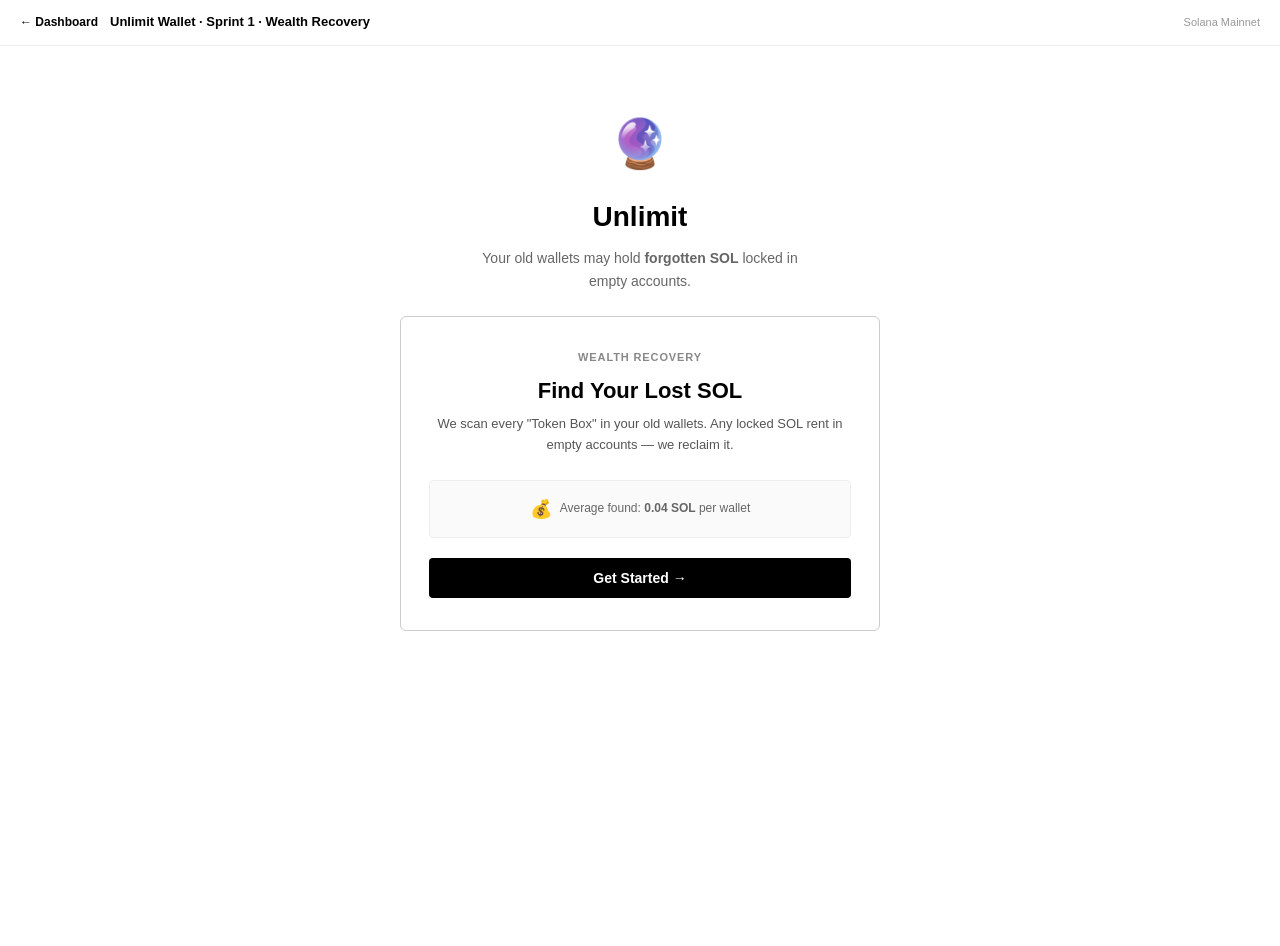
<file: wallet_v1/sprint1.html>
﻿<!DOCTYPE html>
<html lang="en">
<head>
<meta charset="UTF-8">
<meta name="viewport" content="width=device-width, initial-scale=1.0">
<title>Unlimit Wallet — Sprint 1: Wealth Recovery</title>
<style>
*,*::before,*::after{margin:0;padding:0;box-sizing:border-box}
body{font-family:-apple-system,BlinkMacSystemFont,'Segoe UI',Roboto,sans-serif;background:#fff;color:#000;line-height:1.6;min-height:100vh}
.screen{display:none;min-height:100vh}
.screen.active{display:flex;flex-direction:column}
.card-shell{flex:1;display:flex;flex-direction:column;align-items:center;justify-content:flex-start;padding:40px 20px 60px}
.card{width:100%;max-width:480px;border:1px solid #ccc;border-radius:6px;padding:32px 28px;background:#fff}
.topbar{border-bottom:1px solid #eee;padding:12px 20px;display:flex;align-items:center;gap:12px;font-size:12px}
.topbar a{color:#000;text-decoration:none;font-weight:600}
.topbar a:hover{text-decoration:underline}
.topbar-title{font-size:13px;font-weight:700}
.step-dots{display:flex;gap:8px;justify-content:center;margin-bottom:28px}
.step-dot{width:10px;height:10px;border-radius:50%;border:1.5px solid #000;background:#fff;transition:background 0.2s}
.step-dot.active{background:#000}
.step-dot.done{background:#000;opacity:0.35}
.section-tag{font-size:11px;font-weight:700;text-transform:uppercase;letter-spacing:0.08em;color:#888;margin-bottom:6px}
.card-title{font-size:22px;font-weight:700;margin-bottom:6px}
.card-sub{font-size:13px;color:#555;margin-bottom:24px}
.form-group{margin-bottom:18px}
.form-label{display:block;font-size:11px;font-weight:700;text-transform:uppercase;letter-spacing:0.06em;color:#444;margin-bottom:6px}
.form-input,.form-select{width:100%;padding:10px 12px;border:1px solid #ccc;border-radius:4px;font-size:13px;font-family:inherit;background:#fff;color:#000}
.form-input:focus,.form-select:focus{outline:none;border-color:#000}
.form-input::placeholder{color:#999}
.btn-primary{width:100%;padding:12px;background:#000;color:#fff;border:none;border-radius:4px;font-size:14px;font-weight:700;cursor:pointer}
.btn-primary:hover{background:#333}
.btn-primary:disabled{opacity:0.35;cursor:not-allowed}
.btn-secondary{width:100%;padding:12px;background:#fff;color:#000;border:1px solid #ccc;border-radius:4px;font-size:14px;font-weight:700;cursor:pointer}
.btn-secondary:hover{background:#f5f5f5}
.btn-row{display:flex;gap:10px}
.btn-row .btn-primary,.btn-row .btn-secondary{width:auto;flex:1}
.choice-grid{display:grid;gap:10px;margin-bottom:16px}
.choice-card{padding:20px 16px;border:1.5px solid #ccc;border-radius:6px;cursor:pointer;display:flex;align-items:center;gap:14px}
.choice-card:hover{border-color:#999;background:#f9f9f9}
.choice-card.selected{border-color:#000;background:#f5f5f5}
.choice-icon{font-size:28px;width:42px;text-align:center}
.choice-info{flex:1}
.choice-title{font-size:15px;font-weight:700;margin-bottom:2px}
.choice-desc{font-size:11px;color:#666}
.seed-grid{display:grid;grid-template-columns:repeat(3,1fr);gap:6px;margin-bottom:18px}
.seed-cell{padding:10px 6px;background:#f9f9f9;border:1px solid #e0e0e0;border-radius:4px;font-size:12px;font-family:'Courier New',monospace;font-weight:700;text-align:center;transition:all 0.3s}
.seed-cell.blurred{filter:blur(5px);cursor:pointer;user-select:none}
.seed-cell.blurred:hover{filter:blur(3px)}
.seed-cell.revealed{filter:none}
.wp-pool{display:flex;flex-wrap:wrap;gap:6px;margin-bottom:18px;justify-content:center}
.wp-chip{padding:7px 14px;background:#fff;border:1px solid #ccc;border-radius:20px;cursor:pointer;font-size:12px;font-weight:600;color:#000}
.wp-chip:hover{border-color:#000}
.wp-chip.used{opacity:0.2;pointer-events:none}
.wp-slots{display:grid;grid-template-columns:repeat(4,1fr);gap:6px;margin-bottom:12px}
.wp-slot{padding:8px 4px;background:#fafafa;border:1px dashed #ccc;border-radius:4px;cursor:pointer;font-size:11px;font-family:'Courier New',monospace;font-weight:700;text-align:center;min-height:36px;display:flex;align-items:center;justify-content:center}
.wp-slot:hover{border-color:#000}
.wp-slot.filled{border-style:solid;background:#f0f0f0}
.wp-counter{font-size:11px;color:#666;text-align:center;margin-bottom:12px}
.iword-wrap{margin-bottom:6px;display:flex;align-items:center;gap:8px}
.iword-wrap label{font-size:12px;color:#666;width:38px;font-family:'Courier New',monospace;text-align:right}
.iword-input{flex:1;padding:8px 10px;border:1px solid #ccc;border-radius:4px;font-size:13px;font-family:'Courier New',monospace;background:#fff;color:#000}
.iword-input:focus{outline:none;border-color:#000}
.success-icon{width:64px;height:64px;border-radius:50%;background:#000;color:#fff;margin:0 auto 20px;display:flex;align-items:center;justify-content:center;font-size:30px}
.summary-list{margin-bottom:20px}
.summary-item{display:flex;justify-content:space-between;padding:10px 0;border-bottom:1px solid #eee;font-size:13px}
.summary-item .label{color:#666}
.summary-item .value{font-weight:700}
.scan-animation{text-align:center;padding:40px 20px}
.scan-pulse{width:80px;height:80px;margin:0 auto 24px;border:3px solid #ccc;border-radius:50%;position:relative;animation:scanPulse 1.5s ease-in-out infinite}
@keyframes scanPulse{0%,100%{transform:scale(1);border-color:#ccc}50%{transform:scale(1.15);border-color:#000}}
.scan-pulse::after{content:'';position:absolute;inset:6px;border-radius:50%;background:#000;opacity:0.3}
.scan-status{font-size:14px;font-weight:700;margin-bottom:4px}
.scan-detail{font-size:12px;color:#666}
.recovery-card{border:1px solid #ccc;border-radius:6px;padding:20px;margin-bottom:16px;text-align:center;background:#fafafa}
.recovery-amount{font-size:32px;font-weight:700;margin-bottom:4px}
.recovery-label{font-size:12px;color:#666;margin-bottom:2px}
.recovery-usd{font-size:14px;font-weight:700;margin-bottom:4px}
.recovery-breakdown{font-size:11px;color:#999;margin-bottom:8px}
.accounts-list{margin-bottom:16px}
.account-item{display:flex;align-items:center;gap:10px;padding:10px 14px;background:#fafafa;border:1px solid #eee;border-radius:4px;margin-bottom:6px;font-size:12px}
.account-item .acct-amount{margin-left:auto;font-weight:700}
.badge{display:inline-block;padding:2px 8px;border-radius:4px;font-size:10px;font-weight:700;text-transform:uppercase;border:1px solid #ccc}
.badge-recover{background:#f5f5f5;border-color:#000}
.recovery-hint{padding:10px 14px;background:#fafafa;border:1px solid #eee;border-radius:4px;margin-bottom:14px;font-size:11px;color:#666;text-align:center}
.pass-strength{display:flex;gap:4px;margin-top:6px}
.pass-bar{height:3px;flex:1;border-radius:2px;background:#e0e0e0}
.pass-bar.filled-weak{background:#ff4444}
.pass-bar.filled-medium{background:#fbbf24}
.pass-bar.filled-strong{background:#44cc44}
.text-link{color:#000;cursor:pointer;font-weight:600;text-decoration:underline}
.text-link:hover{color:#555}
.divider{border:none;border-top:1px solid #eee;margin:20px 0}
.toast{position:fixed;bottom:24px;left:50%;transform:translateX(-50%);background:#000;color:#fff;padding:8px 16px;border-radius:4px;font-size:12px;font-weight:700;z-index:9999;transition:opacity 0.3s;pointer-events:none}
.progress-bar-track{height:4px;background:#eee;border-radius:2px;overflow:hidden;margin-top:8px}
.progress-bar-fill{height:100%;background:#000;border-radius:2px;transition:width 0.4s;width:0%}
.warning-box{padding:10px;background:#fff8f0;border:1px solid #ffcc80;border-radius:4px;margin-bottom:16px;font-size:11px;text-align:center}
</style>
</head>
<body>

<header class="topbar">
<a href="management.html">← Dashboard</a>
<span class="topbar-title">Unlimit Wallet · Sprint 1 · Wealth Recovery</span>
<span style="margin-left:auto;font-size:11px;color:#999">Solana Mainnet</span>
</header>

<!-- SCREEN: Splash -->
<div class="screen active" id="scr-splash">
<div class="card-shell">
<div style="text-align:center;margin-bottom:24px;padding-top:20px">
<div style="font-size:48px;margin-bottom:12px">🔮</div>
<h1 style="font-size:28px;font-weight:700;margin-bottom:8px">Unlimit</h1>
<p style="font-size:14px;color:#666;max-width:320px;margin:0 auto">
Your old wallets may hold <strong>forgotten SOL</strong> locked in empty accounts.
</p>
</div>
<div class="card" style="text-align:center">
<div class="section-tag">Wealth Recovery</div>
<div class="card-title">Find Your Lost SOL</div>
<div class="card-sub">We scan every "Token Box" in your old wallets. Any locked SOL rent in empty accounts — we reclaim it.</div>
<div style="display:flex;align-items:center;gap:8px;justify-content:center;margin-bottom:20px;padding:14px;background:#fafafa;border:1px solid #eee;border-radius:4px">
<span style="font-size:18px">💰</span>
<span style="font-size:12px;color:#666">Average found: <strong>0.04 SOL</strong> per wallet</span>
</div>
<button class="btn-primary" onclick="go('scr-choose')">Get Started →</button>
</div>
</div>
</div>

<!-- SCREEN: Path Selection -->
<div class="screen" id="scr-choose">
<div class="card-shell">
<div class="card">
<div class="section-tag">Get Started</div>
<div class="card-title">Secure Your Keys</div>
<div class="card-sub">How would you like to set up Unlimit?</div>
<div class="choice-grid">
<div class="choice-card selected" id="choice-create" onclick="selectChoice('create')">
<div class="choice-icon">✨</div>
<div class="choice-info"><div class="choice-title">Create New Wallet</div><div class="choice-desc">12-word seed phrase + encrypted local storage</div></div>
</div>
<div class="choice-card" id="choice-import" onclick="selectChoice('import')">
<div class="choice-icon">🔑</div>
<div class="choice-info"><div class="choice-title">Import Existing Wallet</div><div class="choice-desc">Seed phrase, private key, or JSON backup (triggers Wealth Recovery scan)</div></div>
</div>
</div>
<div class="recovery-hint" style="font-weight:600">💰 Wealth Recovery — Import triggers instant scan for locked SOL across all your old token accounts.</div>
<div class="btn-row">
<button class="btn-secondary" onclick="go('scr-splash')">← Back</button>
<button class="btn-primary" id="btn-choose-continue" onclick="go(purpose==='create'?'scr-terms':'scr-i-phrase')">Continue →</button>
</div>
</div>
</div>
</div>

<!-- SCREEN: Terms Gate -->
<div class="screen" id="scr-terms">
<div class="card-shell">
<div class="card">
<div class="step-dots"><span class="step-dot active"></span><span class="step-dot"></span><span class="step-dot"></span><span class="step-dot"></span><span class="step-dot"></span></div>
<div class="section-tag">Step 1 of 5</div>
<div class="card-title">Understand Your Power</div>
<div class="card-sub">Unlimit is non-custodial. You — and only you — control your keys.</div>
<div style="margin-bottom:20px;font-size:12px;color:#444;line-height:1.8">
<p style="margin-bottom:6px">✓ <strong>Encrypted local storage</strong> — seed never leaves this device</p>
<p style="margin-bottom:6px">✓ <strong>BIP-39 compliant</strong> — compatible with Phantom, Solflare, Backpack</p>
<p style="margin-bottom:6px">✓ <strong>Wealth Recovery</strong> — auto-scans for locked rent SOL on import</p>
<p style="margin-bottom:6px">✓ <strong>Invisible Token Manager</strong> — no Add Token button; all ATAs auto-provisioned</p>
<p>✓ <strong>No tracking. No telemetry.</strong></p>
</div>
<div class="btn-row">
<button class="btn-secondary" onclick="go('scr-choose')">← Back</button>
<button class="btn-primary" onclick="go('scr-c-setup')">I Understand →</button>
</div>
</div>
</div>
</div>

<!-- SCREEN: Wallet Setup -->
<div class="screen" id="scr-c-setup">
<div class="card-shell">
<div class="card">
<div class="step-dots"><span class="step-dot done"></span><span class="step-dot active"></span><span class="step-dot"></span><span class="step-dot"></span><span class="step-dot"></span></div>
<div class="section-tag">Step 2 of 5</div>
<div class="card-title">Name Your Wallet</div>
<div class="card-sub">Local label only — visible just to you.</div>
<div class="form-group"><label class="form-label">Wallet Name</label><input type="text" class="form-input" id="wallet-name" value="My Unlimit Wallet"></div>
<div class="form-group"><label class="form-label">Network</label>
<select class="form-select" id="wallet-cluster">
<option value="mainnet-beta">Solana Mainnet</option>
<option value="devnet">Solana Devnet</option>
</select>
</div>
<div class="btn-row">
<button class="btn-secondary" onclick="go('scr-terms')">← Back</button>
<button class="btn-primary" onclick="go('scr-c-password')">Continue →</button>
</div>
</div>
</div>
</div>

<!-- SCREEN: Password -->
<div class="screen" id="scr-c-password">
<div class="card-shell">
<div class="card">
<div class="step-dots"><span class="step-dot done"></span><span class="step-dot done"></span><span class="step-dot active"></span><span class="step-dot"></span><span class="step-dot"></span></div>
<div class="section-tag">Step 3 of 5</div>
<div class="card-title">Create App Password</div>
<div class="card-sub">Locks Unlimit locally. Not your seed phrase.</div>
<div class="form-group"><label class="form-label">Password</label><input type="password" class="form-input" id="password1" placeholder="8+ characters" oninput="checkPassword()">
<div class="pass-strength"><span class="pass-bar" id="bar1"></span><span class="pass-bar" id="bar2"></span><span class="pass-bar" id="bar3"></span><span class="pass-bar" id="bar4"></span></div></div>
<div class="form-group"><label class="form-label">Confirm Password</label><input type="password" class="form-input" id="password2" placeholder="Re-enter" oninput="checkPassword()"></div>
<div class="btn-row">
<button class="btn-secondary" onclick="go('scr-c-setup')">← Back</button>
<button class="btn-primary" id="btn-pass-continue" disabled onclick="go('scr-c-seed')">Continue →</button>
</div>
</div>
</div>
</div>

<!-- SCREEN: Seed Phrase -->
<div class="screen" id="scr-c-seed">
<div class="card-shell">
<div class="card">
<div class="step-dots"><span class="step-dot done"></span><span class="step-dot done"></span><span class="step-dot done"></span><span class="step-dot active"></span><span class="step-dot"></span></div>
<div class="section-tag">Step 4 of 5</div>
<div class="card-title">Your Seed Phrase</div>
<div class="card-sub">Write it down. Store it offline. Never share it.</div>
<div class="seed-grid" id="seed-grid"></div>
<button class="btn-secondary" style="margin-bottom:10px" onclick="toggleSeedVisibility()" id="btn-reveal-seed">👁 Reveal Seed Phrase</button>
<div class="warning-box">⚠ Anyone with this phrase can control your funds. Unlimit will never ask for it.</div>
<div class="btn-row">
<button class="btn-secondary" onclick="go('scr-c-password')">← Back</button>
<button class="btn-primary" id="btn-seed-confirm" disabled onclick="go('scr-c-confirm');renderPicker()">I''ve Saved It →</button>
</div>
</div>
</div>
</div>

<!-- SCREEN: Seed Confirmation -->
<div class="screen" id="scr-c-confirm">
<div class="card-shell">
<div class="card">
<div class="step-dots"><span class="step-dot done"></span><span class="step-dot done"></span><span class="step-dot done"></span><span class="step-dot done"></span><span class="step-dot active"></span></div>
<div class="section-tag">Step 5 of 5</div>
<div class="card-title">Confirm Your Seed</div>
<div class="card-sub">Place words back in the correct order.</div>
<div class="wp-slots" id="wp-slots"></div>
<div class="wp-counter" id="wp-count">0 / 12 words placed</div>
<div class="wp-pool" id="wp-pool"></div>
<div class="btn-row">
<button class="btn-secondary" onclick="resetPicker()">↺ Reset</button>
<button class="btn-primary" id="btn-verify" disabled onclick="go('scr-c-success');populateCreateSummary()">Verify →</button>
</div>
</div>
</div>
</div>

<!-- SCREEN: Create Success -->
<div class="screen" id="scr-c-success">
<div class="card-shell">
<div class="card" style="text-align:center">
<div class="success-icon">✓</div>
<div class="card-title">Wallet Created</div>
<div class="card-sub">Your <strong id="cs-name">Wallet</strong> is ready.</div>
<div class="summary-list" style="text-align:left">
<div class="summary-item"><span class="label">Status</span><span class="value">✓ Secured</span></div>
<div class="summary-item"><span class="label">Encryption</span><span class="value">AES-256-GCM</span></div>
<div class="summary-item"><span class="label">Seed Format</span><span class="value">BIP-39 · 12 words</span></div>
</div>
<button class="btn-primary" onclick="completeOnboarding('create')">Open Wallet Dashboard →</button>
</div>
</div>
</div>

<!-- SCREEN: Import Phrase -->
<div class="screen" id="scr-i-phrase">
<div class="card-shell">
<div class="card">
<div class="section-tag">Import Wallet</div>
<div class="card-title">Enter Seed Phrase</div>
<div class="card-sub">12 or 24 words. Paste supported.</div>
<div style="margin-bottom:12px"><button class="btn-secondary" style="width:auto;padding:6px 14px;font-size:12px" id="toggle-wc" onclick="toggleWordCount()">Switch to 24 words</button></div>
<div id="ig-12"></div>
<div id="ig-24" style="display:none"></div>
<div class="recovery-hint" style="margin-top:14px"><strong>💰 Wealth Recovery</strong> — After import, we scan all your old token boxes for locked SOL rent.</div>
<div class="btn-row" style="margin-top:12px">
<button class="btn-secondary" onclick="go('scr-choose')">← Back</button>
<button class="btn-primary" onclick="go('scr-i-scanning');startRecoveryScan()">Import & Scan →</button>
</div>
</div>
</div>
</div>

<!-- SCREEN: Recovery Scan -->
<div class="screen" id="scr-i-scanning">
<div class="card-shell">
<div class="card" style="text-align:center">
<div class="section-tag">Wealth Recovery</div>
<div class="card-title">Scanning Your Accounts...</div>
<div class="card-sub">Searching for locked SOL across all token boxes.</div>
<div class="scan-animation">
<div class="scan-pulse"></div>
<div class="scan-status" id="scan-status">Connecting to Solana...</div>
<div class="scan-detail" id="scan-detail">Preparing account indexer</div>
</div>
<div style="margin:16px 0;text-align:left">
<div style="font-size:11px;color:#666;margin-bottom:6px">Scan Progress</div>
<div class="progress-bar-track"><div class="progress-bar-fill" id="scan-progress-bar"></div></div>
<div style="font-size:10px;color:#999;margin-top:4px" id="scan-progress-text">0%</div>
</div>
<div id="scan-accounts-scanned" style="font-size:11px;color:#666;margin-bottom:8px"></div>
</div>
</div>
</div>

<!-- SCREEN: Recovery Results -->
<div class="screen" id="scr-i-results">
<div class="card-shell">
<div class="card" style="text-align:center">
<div class="section-tag">Wealth Recovery</div>
<div class="card-title">We Found Forgotten SOL!</div>
<div class="card-sub">Locked rent in your old empty token accounts.</div>
<div class="recovery-card">
<div class="recovery-label">Recoverable SOL</div>
<div class="recovery-amount">0.05 SOL</div>
<div class="recovery-usd">≈ $7.80</div>
<div class="recovery-breakdown">From 3 empty token accounts</div>
</div>
<div class="accounts-list">
<div class="account-item">📦 Empty USDC Account <span class="acct-amount">+0.0204 SOL</span></div>
<div class="account-item">📦 Empty BONK Account <span class="acct-amount">+0.0204 SOL</span></div>
<div class="account-item">📦 Empty JTO Account <span class="acct-amount">+0.0204 SOL</span></div>
</div>
<div style="margin-bottom:12px"><span class="badge badge-recover">Gas: ~0.000005 SOL</span></div>
<button class="btn-primary" onclick="performRecovery()" style="margin-bottom:8px">Reclaim 0.05 SOL →</button>
<button class="btn-secondary" id="btn-skip-recovery" onclick="go('scr-i-success');populateImportSummary()">Skip for now</button>
</div>
</div>
</div>

<!-- SCREEN: Recovery Processing -->
<div class="screen" id="scr-i-reclaiming">
<div class="card-shell">
<div class="card" style="text-align:center;padding:60px 28px">
<div class="scan-animation">
<div class="scan-pulse"></div>
<div class="scan-status">Reclaiming SOL...</div>
<div class="scan-detail">Closing empty accounts · Collecting rent</div>
</div>
</div>
</div>
</div>

<!-- SCREEN: Import Success -->
<div class="screen" id="scr-i-success">
<div class="card-shell">
<div class="card" style="text-align:center">
<div class="success-icon">💰</div>
<div class="card-title">Wallet Imported</div>
<div class="card-sub"><strong id="is-name">Wallet</strong> is ready.</div>
<div class="summary-list" style="text-align:left">
<div class="summary-item"><span class="label">Recovered</span><span class="value" id="is-recovered">0.05 SOL</span></div>
<div class="summary-item"><span class="label">Status</span><span class="value">✓ Active</span></div>
</div>
<button class="btn-primary" onclick="completeOnboarding('import')">Open Wallet Dashboard →</button>
</div>
</div>
</div>

<script>
let purpose='create',importWC=12,seedVisible=false;
const sampleWords=['abandon','ability','absent','across','action','actual','bridge','bright','bring','brush','bubble','burden'];

function go(id){
document.querySelectorAll('.screen.active').forEach(s=>s.classList.remove('active'));
document.getElementById(id).classList.add('active');window.scrollTo(0,0);
}
function selectChoice(type){purpose=type;document.querySelectorAll('.choice-card').forEach(c=>c.classList.remove('selected'));document.getElementById('choice-'+type).classList.add('selected')}

function checkPassword(){
var p1=document.getElementById('password1').value,p2=document.getElementById('password2').value;
var bars=[document.getElementById('bar1'),document.getElementById('bar2'),document.getElementById('bar3'),document.getElementById('bar4')];
bars.forEach(function(b){b.className='pass-bar'});var s=0;
if(p1.length>=8)s++;if(p1.length>=12)s++;if(/[A-Z]/.test(p1)&&/[a-z]/.test(p1))s++;if(/[0-9]/.test(p1)||/[^A-Za-z0-9]/.test(p1))s++;
var cls=s<=1?'filled-weak':s===2?'filled-medium':'filled-strong';
for(var i=0;i<s;i++)bars[i].className='pass-bar '+cls;
document.getElementById('btn-pass-continue').disabled=!(s>=2&&p1&&p1===p2)
}

function toggleSeedVisibility(){
seedVisible=!seedVisible;
document.querySelectorAll('.seed-cell').forEach(function(c){c.className=seedVisible?'seed-cell revealed':'seed-cell blurred'});
document.getElementById('btn-reveal-seed').textContent=seedVisible?'🙈 Hide Seed Phrase':'👁 Reveal Seed Phrase';
if(seedVisible)document.getElementById('btn-seed-confirm').disabled=false
}

function renderSeedGrid(){
document.getElementById('seed-grid').innerHTML=sampleWords.slice(0,12).map(function(w,i){
return '<div class="seed-cell blurred"><span style="color:#999;font-size:10px">'+(i+1)+'.</span> '+w+'</div>'}).join('')
}

var placed=new Array(12).fill(null),pool=[];
function renderPicker(){
if(pool.length===0){pool=sampleWords.slice(0,12).slice();for(var i=pool.length-1;i>0;i--){var j=Math.floor(Math.random()*(i+1));var t=pool[i];pool[i]=pool[j];pool[j]=t}}
document.getElementById('wp-slots').innerHTML=placed.map(function(w,i){return '<div class="wp-slot'+(w?' filled':'')+'" onclick="'+(w?'returnWord('+i+')':'')+'">'+(w||(i+1))+'</div>'}).join('');
document.getElementById('wp-pool').innerHTML=pool.map(function(w){var used=placed.includes(w);return '<button class="wp-chip'+(used?' used':'')+'" onclick="placeWord(\''+w+'\')">'+w+'</button>'}).join('');
var n=placed.filter(Boolean).length;document.getElementById('wp-count').textContent=n+' / 12 words placed';document.getElementById('btn-verify').disabled=n<12
}
function placeWord(w){var idx=placed.indexOf(null);if(idx===-1)return;placed[idx]=w;renderPicker()}
function returnWord(i){placed[i]=null;renderPicker()}
function resetPicker(){placed=new Array(12).fill(null);renderPicker()}

function renderImportGrids(){
var mk=function(c,p,f){var h='';for(var i=0;i<c;i++){h+='<div class="iword-wrap"><label>'+(i+1)+'</label><input type="text" class="iword-input" id="'+p+(i+1)+'" placeholder="word '+(i+1)+'"'+(i===0&&f?' oninput="handlePaste(this,'+c+',\''+p+'\')"':'')+'></div>'}return h};
document.getElementById('ig-12').innerHTML=mk(12,'iw',true);document.getElementById('ig-24').innerHTML=mk(24,'iw24',true)
}
function handlePaste(inp,c,p){var ws=inp.value.trim().split(/\s+/);if(ws.length>=c){for(var i=1;i<=c;i++){var e=document.getElementById(p+i);if(e)e.value=ws[i-1]||''}inp.value=ws[0];showToast('Phrase distributed across '+c+' fields')}}
function toggleWordCount(){var g12=document.getElementById('ig-12'),g24=document.getElementById('ig-24'),btn=document.getElementById('toggle-wc');if(importWC===12){importWC=24;g12.style.display='none';g24.style.display='';btn.textContent='Switch to 12 words'}else{importWC=12;g12.style.display='';g24.style.display='none';btn.textContent='Switch to 24 words'}}

function startRecoveryScan(){
var steps=[{p:10,s:'Connecting to Solana...',d:'RPC initialized',delay:400},{p:25,s:'Indexing accounts...',d:'Scanning history',delay:500},{p:45,s:'Found token boxes...',d:'Detecting Associated Token Accounts',delay:500},{p:60,s:'Checking empty accounts...',d:'Identifying zero-balance ATAs',delay:500},{p:80,s:'Calculating recoverable SOL...',d:'Rent exempt = 0.00203928 SOL/ATA',delay:400},{p:95,s:'Recovery report ready',d:'Building reclaim tx',delay:300},{p:100,s:'Scan complete!',d:'Ready to reclaim',delay:300}];
function update(i){if(i>=steps.length){setTimeout(function(){go('scr-i-results')},300);return}var s=steps[i];document.getElementById('scan-status').textContent=s.s;document.getElementById('scan-detail').textContent=s.d;document.getElementById('scan-progress-bar').style.width=s.p+'%';document.getElementById('scan-progress-text').textContent=s.p+'%';document.getElementById('scan-accounts-scanned').textContent=i>=2?'Found '+(3+i)+' token accounts':'Scanning...';setTimeout(function(){update(i+1)},s.delay)}update(0)
}
function performRecovery(){go('scr-i-reclaiming');setTimeout(function(){go('scr-i-success');populateImportSummary();document.getElementById('is-recovered').textContent='0.05 SOL (reclaimed)'},2500)}
function populateCreateSummary(){var n=document.getElementById('wallet-name');var e=document.getElementById('cs-name');if(e&&n)e.textContent=n.value||'Wallet'}
function populateImportSummary(){var n=document.getElementById('cs-name');if(n)n.textContent='Imported Wallet'}

function completeOnboarding(type){
try{localStorage.setItem('onboarding_complete','true');localStorage.setItem('wallet_type',type);var n=document.getElementById(type==='create'?'wallet-name':'i-name');localStorage.setItem('wallet_name',n?n.value||'My Wallet':'My Wallet')}catch(e){}
window.location.href='sprint2.html'
}

function showToast(msg){
var t=document.getElementById('toast');if(!t){t=document.createElement('div');t.id='toast';t.className='toast';document.body.appendChild(t)}
t.textContent=msg;t.style.opacity='1';clearTimeout(t._t);t._t=setTimeout(function(){t.style.opacity='0'},2500)
}

renderSeedGrid();renderImportGrids();
try{if(localStorage.getItem('onboarding_complete')==='true')window.location.href='sprint2.html'}catch(e){}
</script>
</body>
</html>
</file>
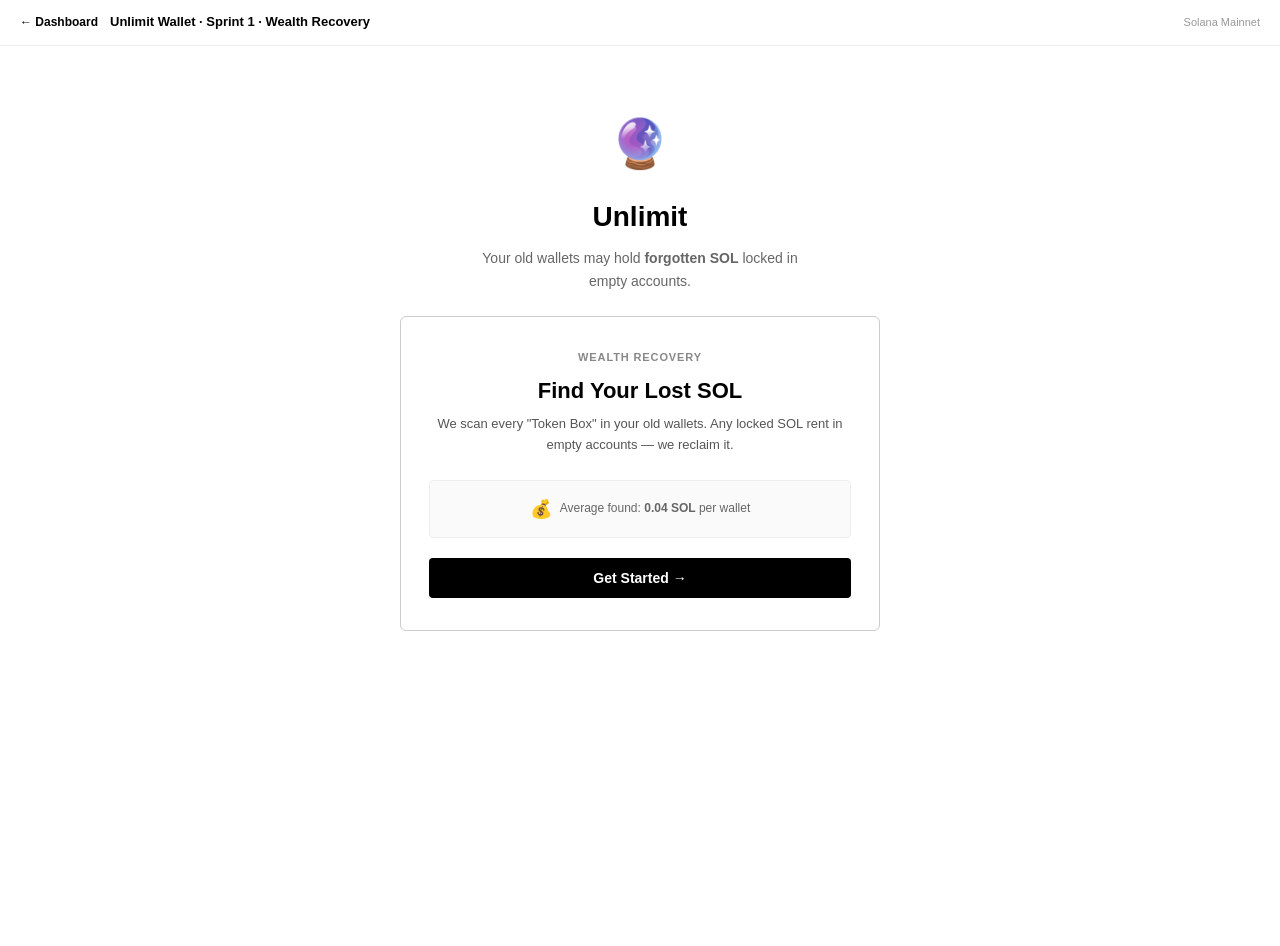
<file: wallet_v1/sprint2.html>
﻿<!DOCTYPE html>
<html lang="en">
<head>
<meta charset="UTF-8">
<meta name="viewport" content="width=device-width, initial-scale=1.0">
<title>Unlimit Wallet — Sprint 2: Invisible Token Manager</title>
<style>
*{margin:0;padding:0;box-sizing:border-box}
body{font-family:-apple-system,BlinkMacSystemFont,'Segoe UI',Roboto,sans-serif;background:#fff;color:#000;line-height:1.5;min-height:100vh}
.app-header{background:#f0f0f0;border-bottom:2px solid #000;padding:0 16px;height:52px;display:flex;align-items:center;justify-content:space-between;position:sticky;top:0;z-index:200;gap:12px}
.wallet-zone{display:flex;align-items:center;position:relative}
.wallet-btn{display:flex;align-items:center;gap:8px;padding:6px 10px;background:#fff;border:1px solid #ccc;border-radius:4px;cursor:pointer;font-size:13px;font-weight:700}
.wallet-btn:hover{background:#f5f5f5}
.wallet-avatar{width:26px;height:26px;background:#000;color:#fff;border-radius:50%;display:flex;align-items:center;justify-content:center;font-size:10px;font-weight:700;flex-shrink:0}
.wallet-caret{font-size:10px;color:#666}
.wallet-dropdown{display:none;position:absolute;top:calc(100% + 6px);left:0;width:260px;background:#fff;border:1px solid #ccc;border-radius:4px;box-shadow:0 4px 16px rgba(0,0,0,0.12);z-index:300}
.wallet-dropdown.open{display:block}
.wd-header{padding:10px 14px;font-size:10px;font-weight:700;text-transform:uppercase;color:#999;border-bottom:1px solid #eee}
.wd-item{display:flex;align-items:center;gap:10px;padding:10px 14px;cursor:pointer;border-bottom:1px solid #f5f5f5}
.wd-item:hover{background:#fafafa}.wd-item.active{background:#f5f5f5}
.wd-info{flex:1}.wd-name{font-size:12px;font-weight:700}.wd-addr{font-size:10px;color:#999;font-family:'Courier New',monospace}
.wd-footer a{display:flex;align-items:center;gap:8px;padding:10px 14px;font-size:12px;font-weight:600;color:#000;text-decoration:none;border-bottom:1px solid #f5f5f5}
.wd-footer a:hover{background:#fafafa}
.header-actions{display:flex;align-items:center;gap:8px}
.icon-btn{width:36px;height:36px;background:#fff;border:1px solid #ccc;border-radius:4px;cursor:pointer;font-size:16px;display:flex;align-items:center;justify-content:center;color:#000}
.icon-btn:hover{background:#f5f5f5}
.cluster-pill{display:inline-flex;align-items:center;gap:5px;padding:4px 10px;border-radius:20px;background:#fff;border:1px solid #ccc;font-size:11px;font-weight:700;color:#000}
.cluster-dot{width:6px;height:6px;border-radius:50%;background:#000}
.container{max-width:600px;margin:0 auto;padding:24px 20px 48px}
.balance-card{background:#fff;border:1px solid #ccc;border-radius:6px;padding:24px;margin-bottom:16px}
.bal-label{font-size:10px;font-weight:700;text-transform:uppercase;letter-spacing:.5px;color:#999;margin-bottom:4px}
.bal-value{font-size:36px;font-weight:700;font-family:'Courier New',monospace;margin-bottom:4px}
.bal-usd{font-size:16px;color:#666;margin-bottom:8px}
.bal-change{font-size:12px;margin-bottom:14px}
.bal-up{color:#444}.bal-down{color:#444}
.addr-row{display:flex;align-items:center;gap:8px;padding:8px 12px;background:#f5f5f5;border:1px solid #e0e0e0;border-radius:4px;font-family:'Courier New',monospace;font-size:11px;color:#666;margin-bottom:16px}
.addr-row span{flex:1;overflow:hidden;text-overflow:ellipsis;white-space:nowrap}
.copy-btn{background:none;border:none;cursor:pointer;font-size:14px;padding:2px 4px;color:#999}
.copy-btn:hover{color:#000}
.action-row{display:flex;gap:8px;flex-wrap:wrap}
.action-btn{flex:1;min-width:80px;padding:12px 8px;background:#fff;border:1px solid #ccc;border-radius:4px;cursor:pointer;font-size:12px;font-weight:700;text-align:center}
.action-btn:hover:not(:disabled){background:#f0f0f0}
.action-btn .ab-icon{font-size:20px;display:block;margin-bottom:3px}
.section-card{background:#fff;border:1px solid #ccc;border-radius:6px;overflow:hidden;margin-bottom:16px}
.section-header{display:flex;align-items:center;justify-content:space-between;padding:14px 16px;border-bottom:1px solid #eee;background:#fafafa}
.section-title{font-size:12px;font-weight:700;text-transform:uppercase;letter-spacing:.5px}
.asset-tbl{width:100%;border-collapse:collapse;font-size:12px}
.asset-tbl th{background:#f5f5f5;border-bottom:1px solid #ccc;padding:9px 14px;text-align:left;font-size:10px;font-weight:700;text-transform:uppercase;color:#666;white-space:nowrap}
.asset-tbl td{padding:12px 14px;border-bottom:1px solid #f0f0f0}
.asset-tbl tr:last-child td{border-bottom:none}
.asset-tbl tr:hover td{background:#fafafa}
.asset-name{font-weight:700}
.asset-ticker{font-size:10px;color:#999;display:block}
.asset-change-up{color:#444}.asset-change-down{color:#444}
.auto-prov-banner{padding:10px 14px;background:#fafafa;border:1px solid #eee;border-radius:4px;margin-bottom:16px;display:flex;align-items:center;gap:10px;font-size:11px;color:#666}
.auto-prov-banner .ap-icon{font-size:16px;color:#000}
.auto-prov-banner strong{color:#000}
.activity-list{list-style:none}
.activity-item{display:flex;align-items:center;gap:12px;padding:12px 16px;border-bottom:1px solid #f0f0f0;cursor:pointer}
.activity-item:hover{background:#fafafa}
.activity-icon{width:36px;height:36px;border-radius:50%;display:flex;align-items:center;justify-content:center;font-size:16px;flex-shrink:0;border:1px solid #000}
.aicon-send{background:#f0f0f0}.aicon-receive{background:#f0f0f0}.aicon-swap{background:#f0f0f0}.aicon-auto{background:#f0f0f0}
.activity-info{flex:1}.activity-type{font-size:12px;font-weight:700}.activity-amount{font-size:11px;color:#666}
.activity-status{font-size:10px}.status-confirmed{color:#444}.status-pending{color:#999;font-style:italic}
.activity-right{text-align:right}.activity-value{font-size:13px;font-weight:700}.activity-fiat{font-size:10px;color:#999}
.modal{display:none;position:fixed;z-index:1000;left:0;top:0;width:100%;height:100%;background:rgba(0,0,0,0.3)}
.modal.active{display:flex;align-items:center;justify-content:center;padding:20px}
.modal-content{background:#fff;border:1px solid #ccc;border-radius:6px;padding:0;width:100%;max-width:420px;max-height:90vh;overflow-y:auto;box-shadow:0 8px 32px rgba(0,0,0,0.15)}
.modal-header{display:flex;justify-content:space-between;align-items:center;padding:18px 20px 14px;border-bottom:1px solid #eee}
.modal-title{font-weight:700;font-size:16px}
.modal-close{background:none;border:none;font-size:22px;cursor:pointer;color:#999}.modal-close:hover{color:#000}
.modal-body{padding:20px}
.form-group{margin-bottom:16px}
.form-label{display:block;font-size:11px;font-weight:700;text-transform:uppercase;letter-spacing:0.5px;color:#444;margin-bottom:6px}
.form-input,.form-select{width:100%;padding:10px 12px;border:1px solid #ccc;border-radius:4px;font-size:13px;font-family:inherit;background:#fff;color:#000}
.form-input:focus,.form-select:focus{outline:none;border-color:#000}
.btn-primary{width:100%;padding:12px;background:#000;color:#fff;border:none;border-radius:4px;font-size:14px;font-weight:700;cursor:pointer}
.btn-primary:hover{background:#333}.btn-primary:disabled{opacity:.35;cursor:not-allowed}
.btn-secondary{width:100%;padding:12px;background:#fff;color:#000;border:1px solid #ccc;border-radius:4px;font-size:14px;font-weight:700;cursor:pointer}
.btn-secondary:hover{background:#f5f5f5}
.btn-small{padding:6px 12px;background:#000;color:#fff;border:none;border-radius:4px;cursor:pointer;font-size:11px;font-weight:700}.btn-small:hover{background:#333}
.btn-small-outline{padding:6px 12px;background:#fff;color:#000;border:1px solid #ccc;border-radius:4px;cursor:pointer;font-size:11px;font-weight:600}.btn-small-outline:hover{background:#f5f5f5}
.btn-row{display:flex;gap:10px}.btn-row .btn-primary,.btn-row .btn-secondary{flex:1}
.success-icon{width:60px;height:60px;border-radius:50%;background:#000;color:#fff;margin:0 auto 16px;display:flex;align-items:center;justify-content:center;font-size:28px}
.text-center{text-align:center}
.gas-tiers{display:flex;gap:8px;margin-bottom:14px}
.gas-tier{flex:1;padding:12px 10px;background:#fff;border:1.5px solid #ccc;border-radius:4px;cursor:pointer;text-align:center}
.gas-tier:hover{border-color:#999}.gas-tier.selected{border-color:#000;background:#f5f5f5}
.gas-tier-name{font-size:12px;font-weight:700;margin-bottom:2px}
.gas-tier-time{font-size:10px;color:#666;margin-bottom:2px}
.gas-tier-cost{font-size:10px;color:#999}
.gas-tier.best::after{content:'RECOMMENDED';display:block;font-size:9px;font-weight:700;margin-top:2px}
.broadcast-anim{text-align:center;padding:30px}
.broadcast-spinner{width:48px;height:48px;margin:0 auto 16px;border:3px solid #eee;border-top-color:#000;border-radius:50%;animation:spin 0.8s linear infinite}
@keyframes spin{to{transform:rotate(360deg)}}
.broadcast-text{font-size:13px;color:#666}
.nav-links{display:flex;gap:8px;flex-wrap:wrap;margin-top:16px}
.nav-link{padding:6px 12px;background:#fff;border:1px solid #ccc;border-radius:4px;font-size:11px;font-weight:600;color:#000;text-decoration:none}.nav-link:hover{background:#f5f5f5}
.qr-grid{display:grid;grid-template-columns:repeat(21,1fr);gap:2px;margin:0 auto;width:180px;height:180px}
.qr-cell{aspect-ratio:1;border-radius:2px}.qr-cell.b{background:#000}
.auto-created-pill{display:inline-flex;align-items:center;gap:4px;padding:2px 8px;border-radius:12px;background:#f5f5f5;border:1px solid #ccc;font-size:9px;font-weight:700;color:#000}
.tx-hint{font-size:10px;margin-left:6px}
.tx-hint-green{color:#444}
.zero-failure-info{padding:10px 14px;background:#fafafa;border:1px solid #eee;border-radius:4px;font-size:11px;color:#666;line-height:1.6;margin-bottom:14px}
.zero-failure-info strong{color:#000}
.token-sort{background:none;border:none;cursor:pointer;color:#999;font-size:10px;font-weight:700;text-transform:uppercase}.token-sort:hover{color:#000}.token-sort.active{color:#000;text-decoration:underline}
</style>
</head>
<body>

<header class="app-header">
<div class="wallet-zone">
<button class="wallet-btn" onclick="document.getElementById('walletDropdown').classList.toggle('open')">
<div class="wallet-avatar">U</div><span>Unlimit Wallet</span><span class="wallet-caret">▾</span>
</button>
<div class="wallet-dropdown" id="walletDropdown">
<div class="wd-header">My Wallets</div>
<div class="wd-item active"><div class="wallet-avatar">U</div><div class="wd-info"><div class="wd-name">Unlimit Wallet</div><div class="wd-addr">DRos...xk8r</div></div><span>✓</span></div>
<div class="wd-footer"><a href="sprint1.html">+ Add / Import Wallet</a></div>
</div>
</div>
<div class="header-actions">
<span class="cluster-pill"><span class="cluster-dot"></span> Mainnet</span>
<button class="icon-btn" onclick="showToast('0 new alerts')">🔔</button>
<button class="icon-btn" onclick="window.location.href='sprint3.html'" title="Intelligence">⚙</button>
</div>
</header>

<div class="container">

<div class="balance-card">
<div class="bal-label">Total Balance</div>
<div class="bal-value">24.42 SOL</div>
<div class="bal-usd">≈ $4,135.37</div>
<div class="bal-change bal-up">▲ +2.4% (24h)</div>
<div class="addr-row"><span>DRosGtEVv9XPxXBk8rPJmGgqGPY4dWUXa3YEeUUkxK8r</span><button class="copy-btn" onclick="navigator.clipboard.writeText('DRosGtEVv9XPxXBk8rPJmGgqGPY4dWUXa3YEeUUkxK8r');showToast('Address copied')">📋</button></div>
<div class="action-row">
<button class="action-btn" onclick="openModal('sendModal')"><span class="ab-icon">↑</span> Send</button>
<button class="action-btn" onclick="openModal('receiveModal')"><span class="ab-icon">↓</span> Receive</button>
<button class="action-btn" onclick="openModal('swapModal')"><span class="ab-icon">⇄</span> Swap</button>
<button class="action-btn" onclick="showToast('Buy — coming in Sprint 3')"><span class="ab-icon">💳</span> Buy</button>
</div>
</div>

<div class="auto-prov-banner">
<span class="ap-icon">⟳</span>
<div><strong>Auto-Provisioning Active</strong> — New tokens are detected and ATA is created instantly. No "Add Token" button needed.</div>
</div>

<div class="section-card">
<div class="section-header">
<span class="section-title">Your Assets</span>
<div style="display:flex;gap:10px">
<button class="token-sort active" onclick="sortAssets('value',this)">By Value ▼</button>
<button class="token-sort" onclick="sortAssets('name',this)">By Name</button>
</div>
</div>
<table class="asset-tbl">
<thead><tr><th>Asset</th><th style="text-align:right">Balance</th><th style="text-align:right">Value</th><th style="text-align:right">24h</th></tr></thead>
<tbody id="asset-table-body"></tbody>
</table>
</div>

<div class="section-card">
<div class="section-header">
<span class="section-title">Recent Activity</span>
<a href="sprint3.html" class="btn-small-outline">View All →</a>
</div>
<div class="activity-list" id="activity-list"></div>
</div>

<div class="nav-links">
<a href="management.html" class="nav-link">← Dashboard</a>
<a href="sprint1.html" class="nav-link">← Onboarding</a>
<a href="sprint3.html" class="nav-link">Intelligence →</a>
<a href="sprint4.html" class="nav-link">Social Trading →</a>
</div>
</div>

<!-- MODAL: Send -->
<div class="modal" id="sendModal"><div class="modal-content">
<div class="modal-header"><div class="modal-title" id="sendTitle">Send — Step 1 of 3</div><button class="modal-close" onclick="closeModal('sendModal');resetSend()">✕</button></div>
<div class="modal-body">
<div id="send-step1">
<div class="form-group"><label class="form-label">Recipient Address</label><input type="text" class="form-input" id="send-addr" placeholder="Solana address or .sol domain"></div>
<div class="form-group"><label class="form-label">Asset</label><select class="form-select" id="send-asset"><option>SOL</option><option>USDC</option><option>USDT</option><option>BONK</option></select></div>
<div class="form-group"><label class="form-label">Amount</label><input type="text" class="form-input" id="send-amount" placeholder="0.00"></div>
<div class="zero-failure-info"><strong>✓ Zero-Failure Guarantee</strong> — If recipient doesn''t have a token box, we auto-create one. Your transfer will never fail due to missing ATA.</div>
</div>
<div id="send-step2" style="display:none">
<label class="form-label">Choose Priority</label>
<div class="gas-tiers">
<div class="gas-tier" onclick="selectGas(this,'Slow')"><div class="gas-tier-name">🐢 Slow</div><div class="gas-tier-time">~15s</div><div class="gas-tier-cost">0.000005 SOL</div></div>
<div class="gas-tier selected best" onclick="selectGas(this,'Medium')"><div class="gas-tier-name">🚀 Medium</div><div class="gas-tier-time">~5s</div><div class="gas-tier-cost">0.00001 SOL</div></div>
<div class="gas-tier" onclick="selectGas(this,'Fast')"><div class="gas-tier-name">⚡ Fast</div><div class="gas-tier-time">~1s</div><div class="gas-tier-cost">0.00005 SOL</div></div>
</div>
</div>
<div id="send-step3" style="display:none">
<div class="text-center" style="margin-bottom:16px">
<div style="font-size:24px;font-weight:700;margin-bottom:4px" id="confirm-amount">0.5 SOL</div>
<div style="font-size:12px;color:#666">To: <span id="confirm-addr" style="font-family:'Courier New',monospace"></span></div>
</div>
<div style="padding:10px 14px;background:#f5f5f5;border-radius:4px;margin-bottom:12px;font-size:12px">
<div style="display:flex;justify-content:space-between;margin-bottom:4px"><span style="color:#666">Gas Fee</span><span id="confirm-gas-cost">0.00001 SOL</span></div>
<div style="display:flex;justify-content:space-between;margin-bottom:4px"><span style="color:#666">Priority</span><span id="confirm-gas-label">Medium</span></div>
<div style="display:flex;justify-content:space-between"><span style="color:#666">ATA Check</span><span>✓ Auto-create if needed</span></div>
</div>
</div>
<div id="send-broadcasting" style="display:none"><div class="broadcast-anim"><div class="broadcast-spinner"></div><div class="broadcast-text">Broadcasting transaction...</div><div style="font-size:10px;color:#999;margin-top:4px">Checking recipient ATA · Bundling create if needed</div></div></div>
<div id="send-success" style="display:none"><div class="text-center"><div class="success-icon">✓</div><div style="font-size:16px;font-weight:700;margin-bottom:4px">Sent Successfully</div><div style="font-size:12px;color:#666">Transaction confirmed on Solana</div><div style="font-size:10px;margin-top:6px">✓ Recipient ATA auto-created</div></div></div>
<div class="btn-row" style="margin-top:16px" id="sendFoot">
<button class="btn-secondary" id="sendBack" style="display:none" onclick="sendPrev()">← Back</button>
<button class="btn-primary" id="sendNext" onclick="sendNext()">Continue →</button>
</div>
</div></div></div>

<!-- MODAL: Receive -->
<div class="modal" id="receiveModal"><div class="modal-content">
<div class="modal-header"><div class="modal-title">Receive</div><button class="modal-close" onclick="closeModal('receiveModal')">✕</button></div>
<div class="modal-body" style="text-align:center">
<div class="qr-grid" id="qrGrid"></div>
<div style="margin-top:16px;padding:10px 14px;background:#f5f5f5;border:1px solid #e0e0e0;border-radius:4px;font-family:'Courier New',monospace;font-size:12px;color:#666;word-break:break-all">DRosGtEVv9XPxXBk8rPJmGgqGPY4dWUXa3YEeUUkxK8r</div>
<button class="btn-small" style="margin-top:12px" onclick="navigator.clipboard.writeText('DRosGtEVv9XPxXBk8rPJmGgqGPY4dWUXa3YEeUUkxK8r');showToast('Address copied')">Copy Address</button>
<div style="margin-top:10px;font-size:11px;color:#999">Any token sent here is auto-detected. No setup needed.</div>
</div></div></div>

<!-- MODAL: Swap -->
<div class="modal" id="swapModal"><div class="modal-content">
<div class="modal-header"><div class="modal-title">Swap</div><button class="modal-close" onclick="closeModal('swapModal')">✕</button></div>
<div class="modal-body">
<div class="form-group"><label class="form-label">You Pay</label>
<div style="display:flex;gap:8px"><input type="text" class="form-input" id="swap-amount" placeholder="0.00" oninput="updateSwapRate()" style="flex:3"><select class="form-select" id="swap-from" onchange="updateSwapRate()" style="flex:2"><option>SOL</option><option>USDC</option><option>USDT</option><option>BONK</option></select></div></div>
<div class="text-center" style="margin:8px 0"><button class="btn-small-outline" onclick="swapDirection()">⇅</button></div>
<div class="form-group"><label class="form-label">You Receive</label>
<div style="display:flex;gap:8px"><input type="text" class="form-input" id="swap-receive" placeholder="0.00" readonly style="flex:3"><select class="form-select" id="swap-to" onchange="updateSwapRate()" style="flex:2"><option>USDC</option><option>SOL</option><option>USDT</option><option>BONK</option></select></div></div>
<div style="padding:10px 12px;background:#f5f5f5;border-radius:4px;margin-bottom:12px;font-size:12px">
<div style="display:flex;justify-content:space-between;margin-bottom:3px"><span style="color:#666">Rate</span><span id="swap-rate">1 SOL ≈ 169.44 USDC</span></div>
<div style="display:flex;justify-content:space-between;margin-bottom:3px"><span style="color:#666">Slippage</span><span>0.5%</span></div>
<div style="display:flex;justify-content:space-between"><span style="color:#666">Powered by</span><span style="font-weight:700">Jupiter</span></div>
</div>
<button class="btn-primary" onclick="doSwap()">Review Swap →</button>
</div></div></div>

<script>
var sendStep=1,selectedGas='Medium',selectedGasCost='0.00001 SOL';
var assets=[{name:'Solana',ticker:'SOL',balance:'24.42',value:'$4,135.37',change:'+2.4%',up:true},{name:'USD Coin',ticker:'USDC',balance:'1,250.00',value:'$1,250.00',change:'0.0%',up:null},{name:'Tether',ticker:'USDT',balance:'500.00',value:'$500.00',change:'-0.1%',up:false},{name:'Bonk',ticker:'BONK',balance:'25,000,000',value:'$412.50',change:'+8.3%',up:true},{name:'Jito',ticker:'JTO',balance:'45.00',value:'$315.00',change:'-2.1%',up:false,auto:true},{name:'Pyth Network',ticker:'PYTH',balance:'520.00',value:'$208.00',change:'+5.7%',up:true,auto:true}];
var activities=[{type:'Received',asset:'JTO',icon:'↓',cls:'aicon-receive',amount:'+10.0 JTO',value:'$70.00',status:'confirmed',detail:'Auto-detected & ATA created',auto:true},{type:'Sent',asset:'SOL',icon:'↑',cls:'aicon-send',amount:'-0.5 SOL',value:'-$84.67',status:'confirmed',detail:'To: 8xGt...9xYz'},{type:'Swap',asset:'SOL→USDC',icon:'⇄',cls:'aicon-swap',amount:'1.0 SOL → 169.44 USDC',value:'$169.44',status:'confirmed',detail:'Jupiter aggregator'},{type:'Received',asset:'PYTH',icon:'↓',cls:'aicon-receive',amount:'+520 PYTH',value:'$208.00',status:'confirmed',detail:'Auto-detected & ATA created',auto:true},{type:'Send (ZF)',asset:'USDC',icon:'↑',cls:'aicon-send',amount:'-100 USDC',value:'-$100.00',status:'confirmed',detail:'Recipient ATA auto-created',zf:true}];

function renderAssets(){
var t=document.getElementById('asset-table-body');t.innerHTML=assets.map(function(a){
var ab=a.auto?'<span class="auto-created-pill">auto</span>':'';
var ch=a.up===true?'asset-change-up':a.up===false?'asset-change-down':'';
return '<tr><td><div class="asset-name">'+a.name+' '+ab+'</div><div class="asset-ticker">'+a.ticker+'</div></td><td style="text-align:right;font-weight:700">'+a.balance+'</td><td style="text-align:right;font-weight:700">'+a.value+'</td><td style="text-align:right;'+ch+'">'+a.change+'</td></tr>'
}).join('')}

function renderActivity(){
var l=document.getElementById('activity-list');l.innerHTML=activities.map(function(a){
var e='';if(a.auto)e='<span class="tx-hint tx-hint-green">auto-provisioned</span>';if(a.zf)e='<span class="tx-hint tx-hint-green">zero-failure</span>';
return '<div class="activity-item" onclick="showToast(\''+a.type+': '+a.amount+' - '+a.status+'\')"><div class="activity-icon '+a.cls+'">'+a.icon+'</div><div class="activity-info"><div class="activity-type">'+a.type+' '+e+'</div><div class="activity-amount">'+a.detail+'</div></div><div class="activity-right"><div class="activity-value">'+a.amount+'</div><div class="activity-fiat">'+a.value+'</div><div class="activity-status status-'+a.status+'">'+a.status+'</div></div></div>'
}).join('')}

function openModal(id){document.getElementById(id).classList.add('active')}
function closeModal(id){document.getElementById(id).classList.remove('active')}
window.addEventListener('click',function(e){if(e.target.classList.contains('modal'))e.target.classList.remove('active');if(!e.target.closest('.wallet-zone')){var d=document.getElementById('walletDropdown');if(d)d.classList.remove('open')}});

function sendNext(){
if(sendStep===1){var a=document.getElementById('send-addr').value.trim(),m=document.getElementById('send-amount').value.trim();if(!a||!m){showToast('Fill in recipient and amount');return};showStep(2)}
else if(sendStep===2){var m=document.getElementById('send-amount').value,a=document.getElementById('send-addr').value,as=document.getElementById('send-asset').value;document.getElementById('confirm-amount').textContent=m+' '+as;document.getElementById('confirm-addr').textContent=a.slice(0,8)+'...'+a.slice(-4);document.getElementById('confirm-gas-label').textContent=selectedGas;document.getElementById('confirm-gas-cost').textContent=selectedGasCost;showStep(3)}
else if(sendStep===3)broadcast()}
function sendPrev(){if(sendStep===2)showStep(1);else if(sendStep===3)showStep(2)}
function showStep(n){
sendStep=n;document.getElementById('send-step1').style.display=n===1?'':'none';document.getElementById('send-step2').style.display=n===2?'':'none';document.getElementById('send-step3').style.display=n===3?'':'none';document.getElementById('send-broadcasting').style.display='none';document.getElementById('send-success').style.display='none';document.getElementById('sendFoot').style.display='';document.getElementById('sendBack').style.display=n>1?'':'none';document.getElementById('sendNext').textContent=n===3?'Confirm & Send':'Continue →';document.getElementById('sendTitle').textContent='Send — Step '+n+' of 3'}
function selectGas(card,tier){document.querySelectorAll('.gas-tier').forEach(function(c){c.classList.remove('selected')});card.classList.add('selected');selectedGas=tier;selectedGasCost=card.querySelector('.gas-tier-cost').textContent}
function broadcast(){document.getElementById('send-step3').style.display='none';document.getElementById('sendFoot').style.display='none';document.getElementById('send-broadcasting').style.display='';setTimeout(function(){document.getElementById('send-broadcasting').style.display='none';document.getElementById('send-success').style.display='';var f=document.getElementById('sendFoot');f.style.display='';f.innerHTML='<button class="btn-primary" style="flex:1" onclick="closeModal(\'sendModal\');resetSend()">Close</button>'},2000)}
function resetSend(){sendStep=1;showStep(1);document.getElementById('sendFoot').innerHTML='<button class="btn-secondary" id="sendBack" style="display:none" onclick="sendPrev()">← Back</button><button class="btn-primary" id="sendNext" onclick="sendNext()">Continue →</button>'}

var rates={SOL_USDC:169.44,SOL_USDT:169.31,SOL_BONK:4720000,USDC_SOL:0.00590,USDC_USDT:0.9998,USDC_BONK:27800,USDT_SOL:0.00591,USDT_USDC:1.0002,BONK_SOL:0.0000002118,BONK_USDC:0.0000360};
function updateSwapRate(){var f=document.getElementById('swap-from').value,t=document.getElementById('swap-to').value,k=f+'_'+t,r=rates[k]||'--';document.getElementById('swap-rate').textContent='1 '+f+' ≈ '+r+' '+t;var a=parseFloat(document.getElementById('swap-amount').value)||0;document.getElementById('swap-receive').value=a?(a*r).toFixed(2)+' '+t:''}
function swapDirection(){var fe=document.getElementById('swap-from'),te=document.getElementById('swap-to'),tmp=fe.value;for(var i=0;i<fe.options.length;i++){if(fe.options[i].value===te.value){fe.selectedIndex=i;break}}for(var i=0;i<te.options.length;i++){if(te.options[i].value===tmp){te.selectedIndex=i;break}}updateSwapRate()}
function doSwap(){showToast('Swap submitted! Check activity.');closeModal('swapModal')}

function sortAssets(criteria,btn){document.querySelectorAll('.token-sort').forEach(function(b){b.classList.remove('active')});btn.classList.add('active');showToast('Sorted by '+criteria)}

(function buildQR(){var g=document.getElementById('qrGrid');if(!g)return;var s=[1,0,1,1,0,1,0,1,1,0,1,0,0,1,1,0,1,0,1,1,0,1,0,0,1,0,1,1,0,1,0,0,1,1,0,1,0,1,0,1,1,0,0,1,0,1,1,0,1,0,1,1,0,1,0,0,1,1,0,1,0,1,0,0,1,0,1,0,1,1,0,1,1,0,0,1,0,1,0,1,1,0,1,0,1,1,0,0,1,0,0,1,1,0,1,0,1,1,0,1,1,0,0,1,0,1,1,0,1,0,0,1,1,0,1,0,1,1,0,0,1,0,1,1,0,1,0,0,1,1,0,1,0,1,0,1,1,0,0,1,1,0,1,0,0,1,1,0,1,0,1,1,0,0,1,0,1,1,0,1,0,0,1,1,0,1,0,1,0,1,1,0,0,1,0,1,1,0,1,0,1,1,0,0,1,0,0,1,1,0,1,0,1,1,0,1,1,0,0,1,0,1,1,0,1,0,0,1,1,0,1,0,1,1,0,0,1,0,1,1,0,1,0,0,1,1,0,1,0,1,0,1,1,0,0,1,1,0,1,0,0,1,1,0,1,0,1,1,0,0,1,0,1,1,0,1,0,0,1,1,0,1,0,1,0,1,1,0,0,1,0,1,1,0,1,0,1,1,0,0,1,0,0,1,1,0,1,0,1,1,0,1,1,0,0,1,0,1,1,0,1,0,0,1,1,0,1,0,1,1,0,0,1,0,1,1,0,1,0,0,1,1,0,1,0,1,0,1,1,0,0,1,1,0,1,0,0,1,1,0,1,0,1,1,0,0,1,0,1,1,0,1,0,0,1,1,0,1,0,1,0,1,1,0,0,1,0,1,1,0,1,0,1,1,0,0,1,0,0,1,1,0,1,0,1,1,0,1,1,0,0,1,0,1,1,0,1,0,0,1];s.forEach(function(v){var c=document.createElement('div');c.className='qr-cell'+(v?' b':'');g.appendChild(c)})})();

function showToast(msg){var t=document.getElementById('toast');if(!t){t=document.createElement('div');t.id='toast';Object.assign(t.style,{position:'fixed',bottom:'24px',left:'50%',transform:'translateX(-50%)',background:'#000',color:'#fff',padding:'8px 16px',borderRadius:'4px',fontSize:'12px',fontWeight:'700',zIndex:'9999',transition:'opacity 0.3s',pointerEvents:'none'});document.body.appendChild(t)}t.textContent=msg;t.style.opacity='1';clearTimeout(t._t);t._t=setTimeout(function(){t.style.opacity='0'},2500)}

(function init(){try{var n=localStorage.getItem('wallet_name');if(n){document.querySelectorAll('.wd-name').forEach(function(e){e.textContent=n});var bt=document.querySelector('.wallet-btn');if(bt){var sp=bt.querySelector('span:not(.wallet-caret):not(.wallet-avatar)');if(sp)sp.textContent=n}}}catch(e){}try{if(localStorage.getItem('onboarding_complete')!=='true')window.location.href='sprint1.html'}catch(e){}renderAssets();renderActivity()})();
</script>
</body>
</html>
</file>
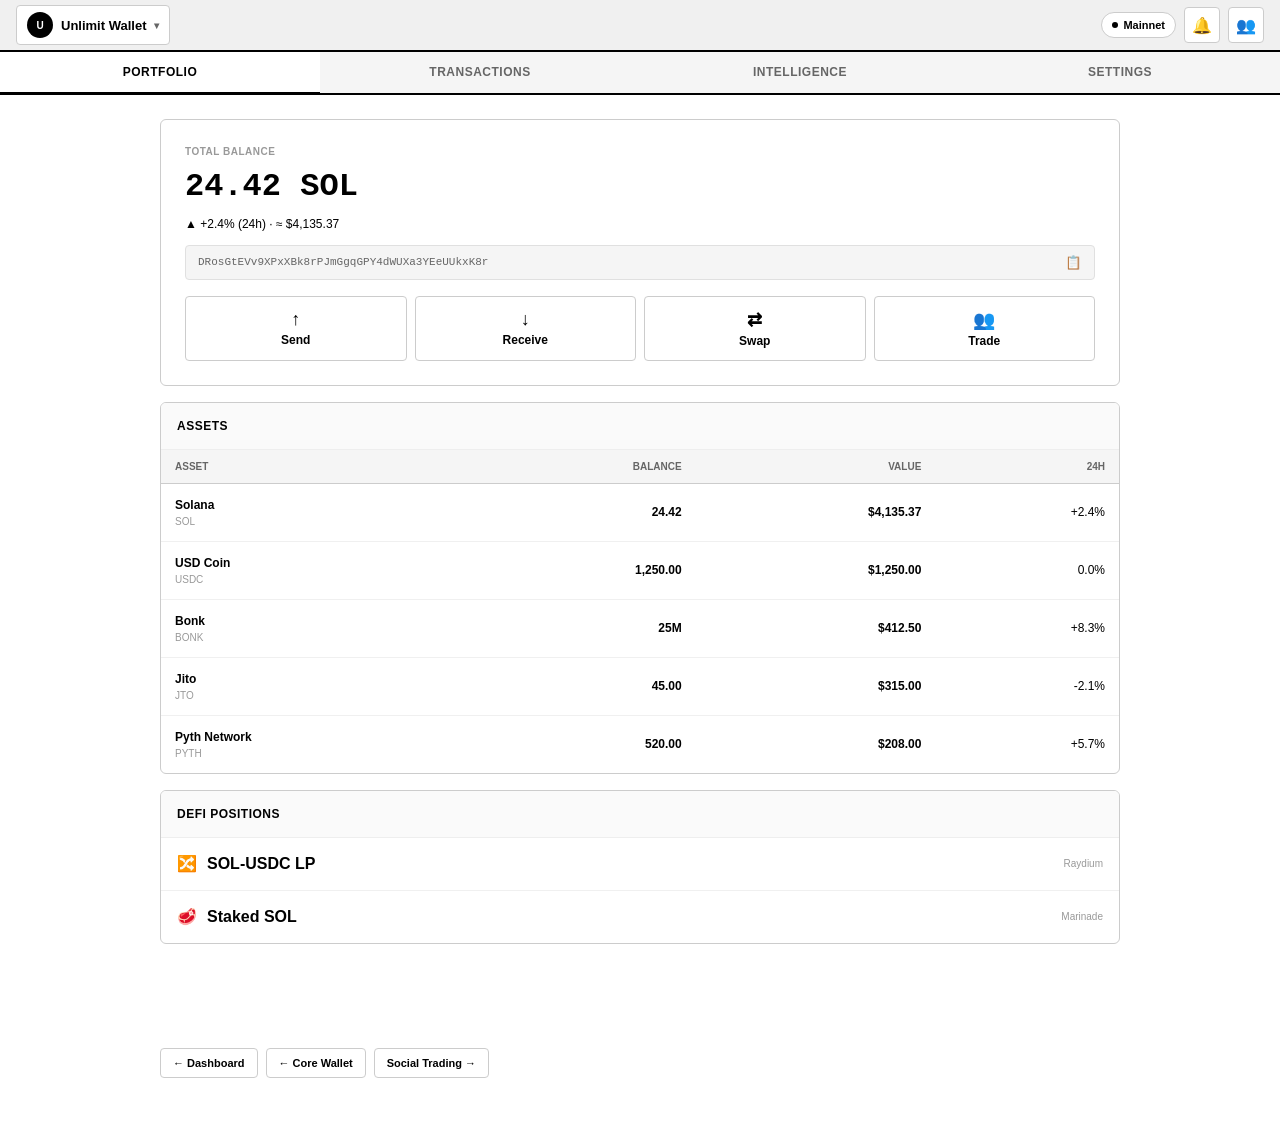
<file: wallet_v1/sprint3.html>
﻿<!DOCTYPE html>
<html lang="en">
<head>
<meta charset="UTF-8">
<meta name="viewport" content="width=device-width, initial-scale=1.0">
<title>Unlimit Wallet — Sprint 3: Intelligence &amp; Security</title>
<style>
*{margin:0;padding:0;box-sizing:border-box}
body{font-family:-apple-system,BlinkMacSystemFont,'Segoe UI',Roboto,sans-serif;background:#fff;color:#000;line-height:1.5;min-height:100vh}
.app-header{background:#f0f0f0;border-bottom:2px solid #000;padding:0 16px;height:52px;display:flex;align-items:center;justify-content:space-between;position:sticky;top:0;z-index:200;gap:12px}
.wallet-zone{display:flex;align-items:center;position:relative}
.wallet-btn{display:flex;align-items:center;gap:8px;padding:6px 10px;background:#fff;border:1px solid #ccc;border-radius:4px;cursor:pointer;font-size:13px;font-weight:700}
.wallet-btn:hover{background:#f5f5f5}
.wallet-avatar{width:26px;height:26px;background:#000;color:#fff;border-radius:50%;display:flex;align-items:center;justify-content:center;font-size:10px;font-weight:700;flex-shrink:0}
.wallet-caret{font-size:10px;color:#666}
.wallet-dropdown{display:none;position:absolute;top:calc(100% + 6px);left:0;width:260px;background:#fff;border:1px solid #ccc;border-radius:4px;box-shadow:0 4px 16px rgba(0,0,0,0.12);z-index:300}
.wallet-dropdown.open{display:block}
.wd-header{padding:10px 14px;font-size:10px;font-weight:700;text-transform:uppercase;color:#999;border-bottom:1px solid #eee}
.wd-item{display:flex;align-items:center;gap:10px;padding:10px 14px;cursor:pointer;border-bottom:1px solid #f5f5f5}
.wd-item:hover{background:#fafafa}.wd-item.active{background:#f5f5f5}
.wd-info{flex:1}.wd-name{font-size:12px;font-weight:700}.wd-addr{font-size:10px;color:#999;font-family:'Courier New',monospace}
.wd-footer a{display:flex;align-items:center;gap:8px;padding:10px 14px;font-size:12px;font-weight:600;color:#000;text-decoration:none;border-bottom:1px solid #f5f5f5}
.wd-footer a:hover{background:#fafafa}
.header-actions{display:flex;align-items:center;gap:8px}
.icon-btn{width:36px;height:36px;background:#fff;border:1px solid #ccc;border-radius:4px;cursor:pointer;font-size:16px;display:flex;align-items:center;justify-content:center;color:#000}
.icon-btn:hover{background:#f5f5f5}
.cluster-pill{display:inline-flex;align-items:center;gap:5px;padding:4px 10px;border-radius:20px;background:#fff;border:1px solid #ccc;font-size:11px;font-weight:700;color:#000}
.cluster-dot{width:6px;height:6px;border-radius:50%;background:#000}
.main-tabs{display:flex;border-bottom:2px solid #000;background:#f5f5f5;position:sticky;top:52px;z-index:150}
.main-tab{flex:1;padding:13px 8px;background:transparent;border:none;cursor:pointer;font-size:12px;font-weight:700;text-transform:uppercase;letter-spacing:0.5px;color:#666;border-bottom:3px solid transparent;margin-bottom:-2px}
.main-tab:hover{color:#000}.main-tab.active{color:#000;border-bottom-color:#000;background:#fff}
.tab-view{display:none}.tab-view.active{display:block}
.container{max-width:1000px;margin:0 auto;padding:24px 20px 48px}
.balance-card{background:#fff;border:1px solid #ccc;border-radius:6px;padding:24px;margin-bottom:16px}
.bal-label{font-size:10px;font-weight:700;text-transform:uppercase;letter-spacing:.5px;color:#999;margin-bottom:4px}
.bal-value{font-size:32px;font-weight:700;font-family:'Courier New',monospace;margin-bottom:4px}
.bal-change{font-size:12px;margin-bottom:12px}
.addr-row{display:flex;align-items:center;gap:8px;padding:8px 12px;background:#f5f5f5;border:1px solid #e0e0e0;border-radius:4px;font-family:'Courier New',monospace;font-size:11px;color:#666;margin-bottom:16px}
.addr-row span{flex:1;overflow:hidden;text-overflow:ellipsis;white-space:nowrap}
.action-row{display:flex;gap:8px;flex-wrap:wrap}
.action-btn{flex:1;min-width:80px;padding:12px 8px;background:#fff;border:1px solid #ccc;border-radius:4px;cursor:pointer;font-size:12px;font-weight:700;text-align:center}
.action-btn:hover:not(:disabled){background:#f0f0f0}
.action-btn .ab-icon{font-size:18px;display:block;margin-bottom:3px}
.section-card{background:#fff;border:1px solid #ccc;border-radius:6px;overflow:hidden;margin-bottom:16px}
.section-header{display:flex;align-items:center;justify-content:space-between;padding:14px 16px;border-bottom:1px solid #eee;background:#fafafa}
.section-title{font-size:12px;font-weight:700;text-transform:uppercase;letter-spacing:.5px}
.asset-tbl{width:100%;border-collapse:collapse;font-size:12px}
.asset-tbl th{background:#f5f5f5;border-bottom:1px solid #ccc;padding:9px 14px;text-align:left;font-size:10px;font-weight:700;text-transform:uppercase;color:#666;white-space:nowrap}
.asset-tbl td{padding:12px 14px;border-bottom:1px solid #f0f0f0}
.asset-tbl tr:last-child td{border-bottom:none}.asset-tbl tr:hover td{background:#fafafa}
.asset-name{font-weight:700}.asset-ticker{font-size:10px;color:#999;display:block}
.btn-small{padding:6px 12px;background:#000;color:#fff;border:none;border-radius:4px;cursor:pointer;font-size:11px;font-weight:700}.btn-small:hover{background:#333}
.btn-small-outline{padding:6px 12px;background:#fff;color:#000;border:1px solid #ccc;border-radius:4px;cursor:pointer;font-size:11px;font-weight:600}.btn-small-outline:hover{background:#f5f5f5}
.filter-zone{padding:14px 16px;border-bottom:1px solid #eee;background:#fafafa;display:flex;flex-direction:column;gap:8px}
.filter-pill-row{display:flex;gap:6px;flex-wrap:wrap}
.filter-pill{padding:5px 14px;background:#fff;border:1px solid #ccc;border-radius:20px;cursor:pointer;font-size:11px;font-weight:700;white-space:nowrap;color:#666}
.filter-pill.active{background:#000;color:#fff;border-color:#000}
.filter-pill:hover:not(.active){background:#f0f0f0}
.filter-inputs{display:flex;gap:8px;flex-wrap:wrap;align-items:center}
.filter-input{padding:6px 9px;border:1px solid #ccc;border-radius:4px;font-size:11px;font-family:inherit;background:#fff;color:#000}
.filter-input:focus{outline:none;border-color:#000}
.tx-table{width:100%;border-collapse:collapse;font-size:12px}
.tx-table th{background:#f5f5f5;border-bottom:1px solid #ccc;padding:9px 14px;text-align:left;font-size:10px;font-weight:700;text-transform:uppercase;color:#666;white-space:nowrap}
.tx-table td{padding:12px 14px;border-bottom:1px solid #f0f0f0;vertical-align:middle}
.tx-table tr:last-child td{border-bottom:none}.tx-table tr:hover td{background:#fafafa;cursor:pointer}
.tx-type-badge{display:inline-block;padding:2px 8px;border-radius:12px;font-size:10px;font-weight:700;border:1px solid;white-space:nowrap}
.badge-sent{background:#f5f5f5;border-color:#666;color:#333}
.badge-received{background:#fff;border-color:#000;color:#000}
.badge-swap{background:#f0f0f0;border-color:#888;color:#444}
.badge-pending{background:#fff;border-color:#000;color:#000;font-style:italic}
.tx-hash-cell{font-family:'Courier New',monospace;font-size:10px;color:#999}
.pre-sign-sim{background:#fff;border:1px solid #ccc;border-radius:6px;padding:20px;margin-bottom:16px}
.pss-badge{display:inline-flex;align-items:center;gap:6px;padding:6px 12px;border-radius:8px;font-size:11px;font-weight:700;margin-bottom:12px;border:1px solid}
.pss-badge-risk-medium{background:#fffbf0;border-color:#fbbf24;color:#92400e}
.pss-plain{font-size:14px;font-weight:600;line-height:1.7;margin-bottom:14px}
.pss-detail{display:grid;grid-template-columns:repeat(auto-fill,minmax(160px,1fr));gap:10px}
.pss-item{padding:10px 14px;background:#fafafa;border:1px solid #eee;border-radius:4px}
.pss-item-label{font-size:10px;color:#999;text-transform:uppercase;font-weight:700;margin-bottom:3px}
.pss-item-value{font-size:13px;font-weight:700}
.settings-grid{display:grid;grid-template-columns:200px 1fr;margin-bottom:16px}
.settings-sidebar{border:1px solid #ccc;border-radius:6px;background:#fff;overflow:hidden}
.settings-content{border:1px solid #ccc;border-radius:6px;background:#fff;padding:24px;margin-left:16px;min-height:400px}
.settings-nav{list-style:none}
.settings-nav li{padding:12px 18px;cursor:pointer;font-size:12px;font-weight:600;color:#666;border-bottom:1px solid #f0f0f0;display:flex;align-items:center;gap:8px}
.settings-nav li:hover{background:#fafafa;color:#000}
.settings-nav li.active{background:#f5f5f5;color:#000;border-left:3px solid #000;padding-left:15px}
.settings-panel{display:none}.settings-panel.active{display:block}
.settings-panel-title{font-size:16px;font-weight:700;margin-bottom:16px}
.toggle-sw{display:inline-flex;align-items:center;width:44px;height:24px;border-radius:12px;background:#ccc;cursor:pointer;position:relative;transition:background 0.2s}
.toggle-sw.on{background:#000}
.toggle-sw .knob{width:18px;height:18px;border-radius:50%;background:#fff;position:absolute;left:3px;transition:left 0.2s}.toggle-sw.on .knob{left:23px}
.modal{display:none;position:fixed;z-index:1000;left:0;top:0;width:100%;height:100%;background:rgba(0,0,0,0.3)}
.modal.active{display:flex;align-items:center;justify-content:center;padding:20px}
.modal-content{background:#fff;border:1px solid #ccc;border-radius:6px;width:100%;max-width:480px;max-height:90vh;overflow-y:auto;box-shadow:0 8px 32px rgba(0,0,0,0.15)}
.modal-header{display:flex;justify-content:space-between;align-items:center;padding:18px 20px 14px;border-bottom:1px solid #eee}
.modal-title{font-weight:700;font-size:16px}
.modal-close{background:none;border:none;font-size:22px;cursor:pointer;color:#999}.modal-close:hover{color:#000}
.modal-body{padding:20px}
.text-center{text-align:center}
.form-group{margin-bottom:14px}
.form-label{display:block;font-size:11px;font-weight:700;text-transform:uppercase;letter-spacing:0.5px;color:#444;margin-bottom:6px}
.form-input{width:100%;padding:10px 12px;border:1px solid #ccc;border-radius:4px;font-size:13px;font-family:inherit;background:#fff;color:#000}
.form-input:focus{outline:none;border-color:#000}
.btn-primary{width:100%;padding:12px;background:#000;color:#fff;border:none;border-radius:4px;font-size:14px;font-weight:700;cursor:pointer}.btn-primary:hover{background:#333}
.btn-secondary{width:100%;padding:12px;background:#fff;color:#000;border:1px solid #ccc;border-radius:4px;font-size:14px;font-weight:700;cursor:pointer}.btn-secondary:hover{background:#f5f5f5}
.btn-danger{width:100%;padding:12px;background:#fff;color:#000;border:1px solid #ccc;border-radius:4px;font-size:14px;font-weight:700;cursor:pointer}.btn-danger:hover{background:#f5f5f5}
.btn-row{display:flex;gap:10px}.btn-row .btn-primary,.btn-row .btn-secondary{flex:1}
.nav-links{display:flex;gap:8px;flex-wrap:wrap;margin-top:16px}
.nav-link{padding:6px 12px;background:#fff;border:1px solid #ccc;border-radius:4px;font-size:11px;font-weight:600;color:#000;text-decoration:none}.nav-link:hover{background:#f5f5f5}
.whale-token-card{display:flex;align-items:center;gap:10px;padding:12px 16px;background:#fafafa;border:1px solid #eee;border-radius:4px;margin-bottom:8px}
.whale-token-symbol{font-weight:700}.whale-token-price{font-size:11px;margin-left:auto}
.whale-token-badge{font-size:10px;padding:3px 8px;border-radius:4px;background:#000;color:#fff;font-weight:700}
.whale-token-wallets{font-size:11px;color:#666}
.whale-tags{display:flex;gap:8px;flex-wrap:wrap;margin-bottom:14px}
.whale-tag{display:flex;align-items:center;gap:6px;padding:8px 14px;background:#fff;border:1px solid #ccc;border-radius:4px;font-size:11px;font-weight:600;cursor:pointer;color:#000}
.whale-tag:hover{background:#f5f5f5}
.whale-tag.active{background:#f0f0f0;border-color:#000}
.whale-tag-count{font-size:10px;color:#666;font-weight:700}
</style>
</head>
<body>

<header class="app-header">
<div class="wallet-zone">
<button class="wallet-btn" onclick="document.getElementById('walletDropdown').classList.toggle('open')">
<div class="wallet-avatar">U</div><span>Unlimit Wallet</span><span class="wallet-caret">▾</span>
</button>
<div class="wallet-dropdown" id="walletDropdown">
<div class="wd-header">My Wallets</div>
<div class="wd-item active"><div class="wallet-avatar">U</div><div class="wd-info"><div class="wd-name">Unlimit Wallet</div><div class="wd-addr">DRos...xk8r</div></div><span>✓</span></div>
<div class="wd-footer"><a href="sprint1.html">+ Add / Import Wallet</a></div>
</div>
</div>
<div class="header-actions">
<span class="cluster-pill"><span class="cluster-dot"></span> Mainnet</span>
<button class="icon-btn" onclick="showToast('0 new alerts')">🔔</button>
<button class="icon-btn" onclick="window.location.href='sprint4.html'" title="Social Trading">👥</button>
</div>
</header>

<div class="main-tabs">
<button class="main-tab active" onclick="switchMainTab('portfolio')">Portfolio</button>
<button class="main-tab" onclick="switchMainTab('transactions')">Transactions</button>
<button class="main-tab" onclick="switchMainTab('intelligence')">Intelligence</button>
<button class="main-tab" onclick="switchMainTab('settings')">Settings</button>
</div>

<!-- TAB: Portfolio -->
<div class="tab-view active" id="tab-portfolio"><div class="container">
<div class="balance-card">
<div class="bal-label">Total Balance</div>
<div class="bal-value">24.42 SOL</div>
<div class="bal-change">▲ +2.4% (24h) · ≈ $4,135.37</div>
<div class="addr-row"><span>DRosGtEVv9XPxXBk8rPJmGgqGPY4dWUXa3YEeUUkxK8r</span><button style="background:none;border:none;cursor:pointer;color:#999" onclick="navigator.clipboard.writeText('DRosGtEVv9XPxXBk8rPJmGgqGPY4dWUXa3YEeUUkxK8r');showToast('Copied')">📋</button></div>
<div class="action-row">
<button class="action-btn" onclick="window.location.href='sprint2.html'"><span class="ab-icon">↑</span>Send</button>
<button class="action-btn" onclick="window.location.href='sprint2.html'"><span class="ab-icon">↓</span>Receive</button>
<button class="action-btn" onclick="window.location.href='sprint2.html'"><span class="ab-icon">⇄</span>Swap</button>
<button class="action-btn" onclick="window.location.href='sprint4.html'"><span class="ab-icon">👥</span>Trade</button>
</div>
</div>
<div class="section-card">
<div class="section-header"><span class="section-title">Assets</span></div>
<table class="asset-tbl">
<thead><tr><th>Asset</th><th style="text-align:right">Balance</th><th style="text-align:right">Value</th><th style="text-align:right">24h</th></tr></thead>
<tbody>
<tr><td><span class="asset-name">Solana</span><span class="asset-ticker">SOL</span></td><td style="text-align:right;font-weight:700">24.42</td><td style="text-align:right;font-weight:700">$4,135.37</td><td style="text-align:right">+2.4%</td></tr>
<tr><td><span class="asset-name">USD Coin</span><span class="asset-ticker">USDC</span></td><td style="text-align:right;font-weight:700">1,250.00</td><td style="text-align:right;font-weight:700">$1,250.00</td><td style="text-align:right">0.0%</td></tr>
<tr><td><span class="asset-name">Bonk</span><span class="asset-ticker">BONK</span></td><td style="text-align:right;font-weight:700">25M</td><td style="text-align:right;font-weight:700">$412.50</td><td style="text-align:right">+8.3%</td></tr>
<tr><td><span class="asset-name">Jito</span><span class="asset-ticker">JTO</span></td><td style="text-align:right;font-weight:700">45.00</td><td style="text-align:right;font-weight:700">$315.00</td><td style="text-align:right">-2.1%</td></tr>
<tr><td><span class="asset-name">Pyth Network</span><span class="asset-ticker">PYTH</span></td><td style="text-align:right;font-weight:700">520.00</td><td style="text-align:right;font-weight:700">$208.00</td><td style="text-align:right">+5.7%</td></tr>
</tbody>
</table>
</div>
<div class="section-card">
<div class="section-header"><span class="section-title">DeFi Positions</span></div>
<div style="padding:14px 16px;cursor:pointer;display:flex;align-items:center;gap:10px;border-bottom:1px solid #f0f0f0" onclick="var b=this.nextElementSibling;b.style.display=b.style.display==='block'?'none':'block'">
<span>🔀</span><span style="font-weight:700">SOL-USDC LP</span><span style="font-size:10px;color:#999;margin-left:auto">Raydium</span>
</div>
<div style="display:none;padding:12px 16px;font-size:12px;border-bottom:1px solid #f0f0f0">Pooled: 5.0 SOL + 846.00 USDC · Value: $1,690.00 · APR: 24.5%</div>
<div style="padding:14px 16px;cursor:pointer;display:flex;align-items:center;gap:10px" onclick="var b=this.nextElementSibling;b.style.display=b.style.display==='block'?'none':'block'">
<span>🥩</span><span style="font-weight:700">Staked SOL</span><span style="font-size:10px;color:#999;margin-left:auto">Marinade</span>
</div>
<div style="display:none;padding:12px 16px;font-size:12px">Staked: 10.0 mSOL · Value: 10.42 SOL · APR: 6.8%</div>
</div>
</div></div>

<!-- TAB: Transactions -->
<div class="tab-view" id="tab-transactions"><div class="container">
<div class="section-card">
<div class="filter-zone">
<div class="filter-pill-row">
<button class="filter-pill active" onclick="filterTx(this)">All</button>
<button class="filter-pill" onclick="filterTx(this)">Sent</button>
<button class="filter-pill" onclick="filterTx(this)">Received</button>
<button class="filter-pill" onclick="filterTx(this)">Swaps</button>
<button class="filter-pill" onclick="filterTx(this)">Pending</button>
</div>
<div class="filter-inputs">
<input type="text" class="filter-input" placeholder="Search by signature" style="width:240px">
<span style="font-size:11px;color:#999">Showing 7 transactions</span>
</div>
</div>
<table class="tx-table">
<thead><tr><th>Date</th><th>Type</th><th>Details</th><th style="text-align:right">Amount</th><th>Signature</th></tr></thead>
<tbody>
<tr onclick="openPreSignDemo('swap')"><td>May 1</td><td><span class="tx-type-badge badge-swap">Swap</span></td><td>SOL → USDC (Jupiter)</td><td style="text-align:right;font-weight:700">1 SOL → 169.44 USDC</td><td class="tx-hash-cell">5k2X...p9m</td></tr>
<tr onclick="openPreSignDemo('received')"><td>Apr 30</td><td><span class="tx-type-badge badge-received">Received</span></td><td>From 8xGtYm... (auto-detected)</td><td style="text-align:right;font-weight:700">+500 USDC</td><td class="tx-hash-cell">3a7B...k2q</td></tr>
<tr onclick="openPreSignDemo('sent')"><td>Apr 29</td><td><span class="tx-type-badge badge-sent">Sent</span></td><td>To 3kLpNq... (auto-ATA created)</td><td style="text-align:right;font-weight:700">-0.5 SOL</td><td class="tx-hash-cell">9fD4...r8x</td></tr>
<tr onclick="openPreSignDemo('received')"><td>Apr 28</td><td><span class="tx-type-badge badge-received">Received</span></td><td>Auto-detected JTO airdrop</td><td style="text-align:right;font-weight:700">+45 JTO</td><td class="tx-hash-cell">2mP7...w3z</td></tr>
<tr onclick="openPreSignDemo('swap')"><td>Apr 27</td><td><span class="tx-type-badge badge-swap">Swap</span></td><td>USDC → BONK (Jupiter)</td><td style="text-align:right;font-weight:700">100 USDC → 2.78M BONK</td><td class="tx-hash-cell">7hT1...y5n</td></tr>
<tr onclick="openPreSignDemo('pending')"><td>Apr 26</td><td><span class="tx-type-badge badge-pending">Pending</span></td><td>Reclaim rent (Sprint 1)</td><td style="text-align:right;font-weight:700">+0.05 SOL</td><td class="tx-hash-cell">1xW9...v6c</td></tr>
<tr onclick="openPreSignDemo('sent')"><td>Apr 25</td><td><span class="tx-type-badge badge-sent">Sent</span></td><td>To 6qRsNf... (Zero-Failure)</td><td style="text-align:right;font-weight:700">-100 USDC</td><td class="tx-hash-cell">8yP3...a7k</td></tr>
</tbody>
</table>
</div>
</div></div>

<!-- TAB: Intelligence -->
<div class="tab-view" id="tab-intelligence"><div class="container">

<div class="pre-sign-sim">
<div style="display:flex;align-items:center;gap:10px;margin-bottom:12px">
<span style="font-size:24px">🔮</span>
<div>
<div style="font-size:16px;font-weight:700">Pre-Sign Simulation</div>
<div style="font-size:11px;color:#666">Plain English explanation <strong>before</strong> signing any transaction</div>
</div>
</div>
<div class="pss-badge pss-badge-risk-medium" style="margin-bottom:10px">⚠ Medium Risk — Site created 12 days ago</div>
<div class="pss-plain">
You are sending <strong>10 SOL</strong> (≈$1,690) in exchange for approximately <strong>5,000,000 $BONK</strong>. The dApp <strong>pump.fun</strong> requests this transfer. This site was created <strong>12 days ago</strong> (Medium Risk). No suspicious code detected.
</div>
<div class="pss-detail">
<div class="pss-item"><div class="pss-item-label">You Give</div><div class="pss-item-value">10.0 SOL</div></div>
<div class="pss-item"><div class="pss-item-label">You Receive</div><div class="pss-item-value">5M BONK</div></div>
<div class="pss-item"><div class="pss-item-label">dApp</div><div class="pss-item-value">pump.fun</div></div>
<div class="pss-item"><div class="pss-item-label">Site Age</div><div class="pss-item-value">12 days</div></div>
<div class="pss-item"><div class="pss-item-label">Slippage</div><div class="pss-item-value">3.0%</div></div>
</div>
<div style="margin-top:14px;display:flex;gap:10px">
<button class="btn-secondary" style="flex:1" onclick="showToast('Simulation refreshed')">↺ Simulate Again</button>
<button class="btn-primary" style="flex:1" onclick="showToast('Transaction approved!')">Approve →</button>
</div>
</div>

<div class="section-card" style="margin-bottom:16px">
<div class="section-header"><span class="section-title">🐋 Whale Activity — Smart Money Tracker</span></div>
<div style="padding:16px">
<div style="font-size:12px;color:#666;margin-bottom:12px">Tokens being accumulated by high-win-rate wallets</div>
<div class="whale-tags">
<span class="whale-tag active" onclick="showWhaleTokens('sol',this)">SOL Ecosystem<span class="whale-tag-count">12</span></span>
<span class="whale-tag" onclick="showWhaleTokens('meme',this)">Meme<span class="whale-tag-count">8</span></span>
<span class="whale-tag" onclick="showWhaleTokens('defi',this)">DeFi<span class="whale-tag-count">5</span></span>
<span class="whale-tag" onclick="showWhaleTokens('ai',this)">AI Agents<span class="whale-tag-count">3</span></span>
</div>
<div id="whale-tokens">
<div class="whale-token-card"><span style="font-size:18px">🪙</span><div><div class="whale-token-symbol">$BONK</div><div class="whale-token-wallets">Bought by 5 smart-money wallets</div></div><span class="whale-token-badge">Bullish</span><div class="whale-token-price">+8.3%</div></div>
<div class="whale-token-card"><span style="font-size:18px">🧠</span><div><div class="whale-token-symbol">$WIF</div><div class="whale-token-wallets">Bought by 3 smart-money wallets</div></div><span class="whale-token-badge">Accumulating</span><div class="whale-token-price">+12.1%</div></div>
<div class="whale-token-card"><span style="font-size:18px">🤖</span><div><div class="whale-token-symbol">$JTO</div><div class="whale-token-wallets">Sold by 2 smart-money wallets</div></div><span style="font-size:10px;padding:3px 8px;border-radius:4px;background:#f5f5f5;font-weight:700">Bearish</span><div class="whale-token-price">-2.1%</div></div>
</div>
</div>
</div>
</div></div>

<!-- TAB: Settings -->
<div class="tab-view" id="tab-settings"><div class="container"><div class="settings-grid">
<div class="settings-sidebar"><ul class="settings-nav">
<li class="active" onclick="switchSettings(this,'security')">🔒 Security</li>
<li onclick="switchSettings(this,'account')">👤 Account</li>
<li onclick="switchSettings(this,'networks')">🌐 Networks</li>
<li onclick="switchSettings(this,'preferences')">⚙ Preferences</li>
</ul></div>
<div class="settings-content">
<div class="settings-panel active" id="panel-security">
<div class="settings-panel-title">Security</div>
<div class="form-group"><label class="form-label">Auto-Lock Timer</label><select class="form-input"><option>5 minutes</option><option selected>15 minutes</option><option>1 hour</option></select></div>
<div class="form-group"><label class="form-label">Pre-Sign Simulations</label><span style="font-size:11px;margin-left:8px">ON</span><div onclick="this.classList.toggle('on');var s=this.nextElementSibling;s.textContent=this.classList.contains('on')?'ON':'OFF'" class="toggle-sw on"><div class="knob"></div></div></div>
<div class="form-group"><label class="form-label">Whale Alerts</label><span style="font-size:11px;margin-left:8px">ON</span><div onclick="this.classList.toggle('on');var s=this.nextElementSibling;s.textContent=this.classList.contains('on')?'ON':'OFF'" class="toggle-sw on"><div class="knob"></div></div></div>
<div class="form-group"><label class="form-label">Phishing Detection</label><span style="font-size:11px;margin-left:8px">ON</span><div onclick="this.classList.toggle('on');var s=this.nextElementSibling;s.textContent=this.classList.contains('on')?'ON':'OFF'" class="toggle-sw on"><div class="knob"></div></div></div>
</div>
<div class="settings-panel" id="panel-account">
<div class="settings-panel-title">Account</div>
<div class="form-group"><label class="form-label">Wallet Name</label><input class="form-input" value="Unlimit Wallet"></div>
<div class="form-group"><label class="form-label">Solana Domain</label><input class="form-input" placeholder="yourname.sol"></div>
<div style="display:flex;gap:10px"><button class="btn-secondary" style="flex:1">Export Backup</button><button class="btn-danger" style="flex:1">Remove Wallet</button></div>
</div>
<div class="settings-panel" id="panel-networks">
<div class="settings-panel-title">Networks</div>
<div style="padding:10px;background:#f5f5f5;border:1px solid #e0e0e0;border-radius:4px;margin-bottom:10px">
<div style="display:flex;justify-content:space-between;padding:6px 0;border-bottom:1px solid #e0e0e0"><span style="font-weight:700">● Mainnet</span><span style="color:#666">api.mainnet-beta.solana.com</span></div>
<div style="display:flex;justify-content:space-between;padding:6px 0;border-bottom:1px solid #e0e0e0"><span style="font-weight:700">● Devnet</span><span style="color:#666">api.devnet.solana.com</span></div>
<div style="display:flex;justify-content:space-between;padding:6px 0"><span style="font-weight:700">● Testnet</span><span style="color:#666">api.testnet.solana.com</span></div>
</div>
<button class="btn-small-outline" onclick="showToast('Custom RPC dialog')">+ Add Custom RPC</button>
</div>
<div class="settings-panel" id="panel-preferences">
<div class="settings-panel-title">Preferences</div>
<div class="form-group"><label class="form-label">Currency</label><select class="form-input"><option>USD</option><option>EUR</option><option>GBP</option></select></div>
<div class="form-group"><label class="form-label">Language</label><select class="form-input"><option>English</option><option>Chinese</option><option>Spanish</option></select></div>
</div>
</div>
</div></div></div>

<div class="container"><div class="nav-links">
<a href="management.html" class="nav-link">← Dashboard</a>
<a href="sprint2.html" class="nav-link">← Core Wallet</a>
<a href="sprint4.html" class="nav-link">Social Trading →</a>
</div></div>

<!-- Pre-Sign Modal -->
<div class="modal" id="preSignModal"><div class="modal-content">
<div class="modal-header"><div class="modal-title">Pre-Sign Simulation</div><button class="modal-close" onclick="closeModal('preSignModal')">✕</button></div>
<div class="modal-body">
<div class="pss-plain" id="pss-modal-text"></div>
<div class="pss-detail" id="pss-modal-detail"></div>
<div style="margin-top:14px;display:flex;gap:10px">
<button class="btn-secondary" style="flex:1" onclick="closeModal('preSignModal')">Close</button>
<button class="btn-primary" style="flex:1" onclick="closeModal('preSignModal');showToast('Transaction approved!')">Approve →</button>
</div>
</div></div></div>

<script>
function switchMainTab(name){document.querySelectorAll('.main-tab').forEach(function(t){t.classList.remove('active')});event.target.classList.add('active');document.querySelectorAll('.tab-view').forEach(function(v){v.classList.remove('active')});document.getElementById('tab-'+name).classList.add('active')}
function switchSettings(el,name){el.parentElement.querySelectorAll('li').forEach(function(li){li.classList.remove('active')});el.classList.add('active');document.querySelectorAll('.settings-panel').forEach(function(p){p.classList.remove('active')});document.getElementById('panel-'+name).classList.add('active')}
function filterTx(el){el.parentElement.querySelectorAll('.filter-pill').forEach(function(p){p.classList.remove('active')});el.classList.add('active')}
function openPreSignDemo(type){
var texts={swap:'You swapped <strong>1 SOL</strong> (≈$169) for approximately <strong>169.44 USDC</strong> via Jupiter aggregator. No additional risks detected.',sent:'You sent <strong>0.5 SOL</strong> (≈$84.67) to <strong>3kLpNq...</strong>. The recipient''s ATA was auto-created by Unlimit. Transaction confirmed.',received:'You received funds. Your ATA was auto-detected by Unlimit''s Account Indexer. No action needed.',pending:'This rent reclaim transaction is pending. You are recovering <strong>0.05 SOL</strong> from empty token accounts.'};
document.getElementById('pss-modal-text').innerHTML=texts[type]||texts.swap;
document.getElementById('pss-modal-detail').innerHTML='<div class="pss-item"><div class="pss-item-label">Status</div><div class="pss-item-value">Confirmed</div></div><div class="pss-item"><div class="pss-item-label">Risk</div><div class="pss-item-value">Low</div></div>';
openModal('preSignModal')
}
function openModal(id){document.getElementById(id).classList.add('active')}
function closeModal(id){document.getElementById(id).classList.remove('active')}
window.addEventListener('click',function(e){if(e.target.classList.contains('modal'))e.target.classList.remove('active');if(!e.target.closest('.wallet-zone')){var d=document.getElementById('walletDropdown');if(d)d.classList.remove('open')}});
function showToast(msg){var t=document.getElementById('toast');if(!t){t=document.createElement('div');t.id='toast';Object.assign(t.style,{position:'fixed',bottom:'24px',left:'50%',transform:'translateX(-50%)',background:'#000',color:'#fff',padding:'8px 16px',borderRadius:'4px',fontSize:'12px',fontWeight:'700',zIndex:'9999',transition:'opacity 0.3s',pointerEvents:'none'});document.body.appendChild(t)}t.textContent=msg;t.style.opacity='1';clearTimeout(t._t);t._t=setTimeout(function(){t.style.opacity='0'},2500)}
function showWhaleTokens(cat,btn){document.querySelectorAll('.whale-tag').forEach(function(t){t.classList.remove('active')});btn.classList.add('active');showToast('Showing '+cat+' whale activity')}
</script>
</body>
</html>
</file>
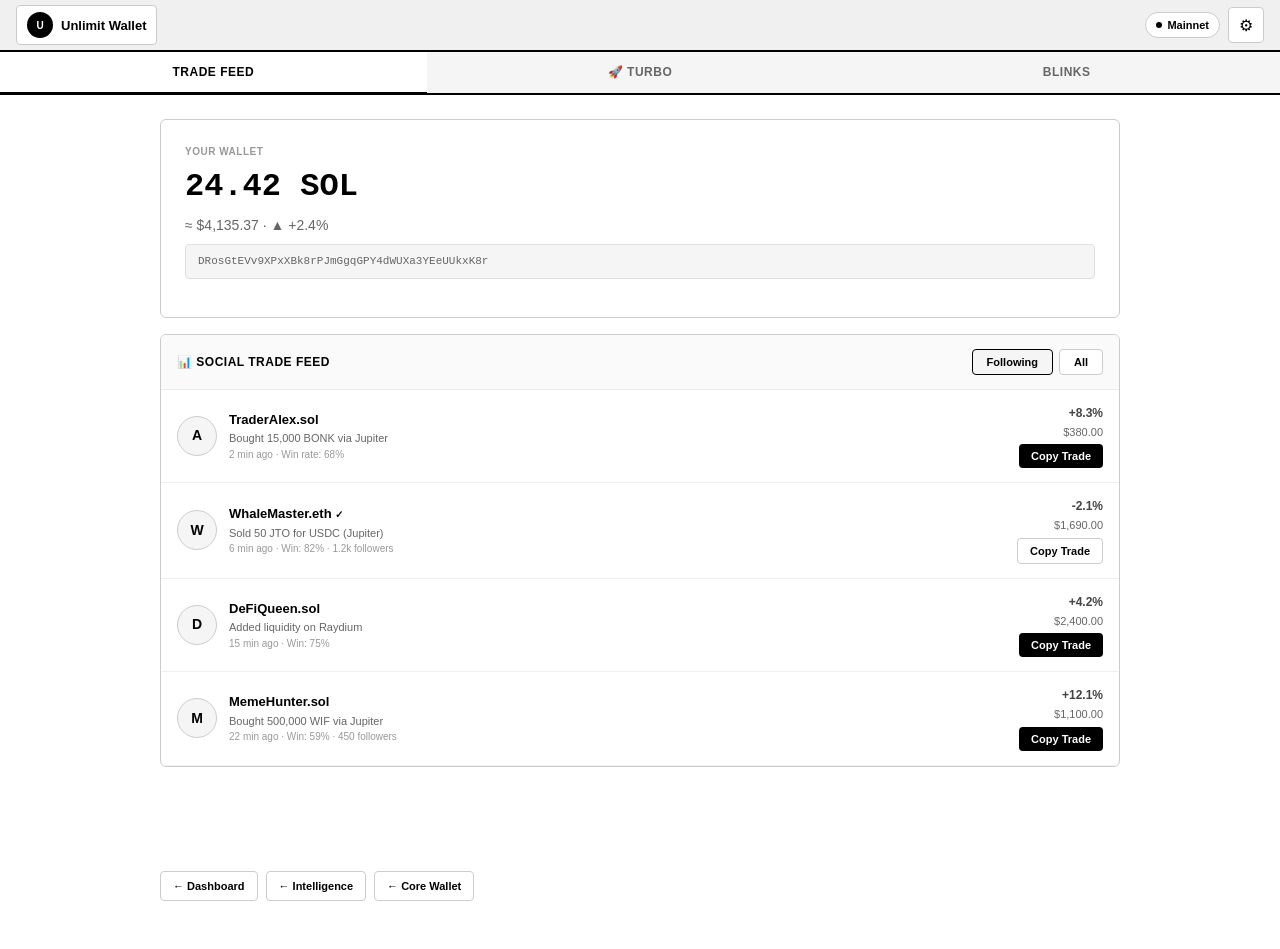
<file: wallet_v1/sprint4.html>
﻿<!DOCTYPE html>
<html lang="en">
<head>
<meta charset="UTF-8">
<meta name="viewport" content="width=device-width, initial-scale=1.0">
<title>Unlimit Wallet — Sprint 4: Social Trading</title>
<style>*{margin:0;padding:0;box-sizing:border-box}body{font-family:-apple-system,BlinkMacSystemFont,'Segoe UI',Roboto,sans-serif;background:#fff;color:#000;line-height:1.5;min-height:100vh}.app-header{background:#f0f0f0;border-bottom:2px solid #000;padding:0 16px;height:52px;display:flex;align-items:center;justify-content:space-between;position:sticky;top:0;z-index:200;gap:12px}.wallet-zone{display:flex;align-items:center;position:relative}.wallet-btn{display:flex;align-items:center;gap:8px;padding:6px 10px;background:#fff;border:1px solid #ccc;border-radius:4px;cursor:pointer;font-size:13px;font-weight:700}.wallet-btn:hover{background:#f5f5f5}.wallet-avatar{width:26px;height:26px;background:#000;color:#fff;border-radius:50%;display:flex;align-items:center;justify-content:center;font-size:10px;font-weight:700;flex-shrink:0}.cluster-pill{display:inline-flex;align-items:center;gap:5px;padding:4px 10px;border-radius:20px;background:#fff;border:1px solid #ccc;font-size:11px;font-weight:700}.cluster-dot{width:6px;height:6px;border-radius:50%;background:#000}.header-actions{display:flex;align-items:center;gap:8px}.icon-btn{width:36px;height:36px;background:#fff;border:1px solid #ccc;border-radius:4px;cursor:pointer;font-size:16px;display:flex;align-items:center;justify-content:center}.icon-btn:hover{background:#f5f5f5}.main-tabs{display:flex;border-bottom:2px solid #000;background:#f5f5f5;position:sticky;top:52px;z-index:150}.main-tab{flex:1;padding:13px 8px;background:transparent;border:none;cursor:pointer;font-size:12px;font-weight:700;text-transform:uppercase;letter-spacing:0.5px;color:#666;border-bottom:3px solid transparent;margin-bottom:-2px}.main-tab:hover{color:#000}.main-tab.active{color:#000;border-bottom-color:#000;background:#fff}.tab-view{display:none}.tab-view.active{display:block}.container{max-width:1000px;margin:0 auto;padding:24px 20px 48px}.card{background:#fff;border:1px solid #ccc;border-radius:6px;padding:24px;margin-bottom:16px}.bal-label{font-size:10px;font-weight:700;text-transform:uppercase;letter-spacing:.5px;color:#999;margin-bottom:4px}.bal-value{font-size:32px;font-weight:700;font-family:'Courier New',monospace;margin-bottom:4px}.addr-row{display:flex;align-items:center;gap:8px;padding:8px 12px;background:#f5f5f5;border:1px solid #e0e0e0;border-radius:4px;font-family:'Courier New',monospace;font-size:11px;color:#666;margin-bottom:14px}.addr-row span{flex:1;overflow:hidden;text-overflow:ellipsis;white-space:nowrap}.scard{border:1px solid #ccc;border-radius:6px;overflow:hidden;margin-bottom:16px}.sheld{display:flex;align-items:center;justify-content:space-between;padding:14px 16px;border-bottom:1px solid #eee;background:#fafafa}.stitle{font-size:12px;font-weight:700;text-transform:uppercase;letter-spacing:.5px}.btn-sm{padding:6px 14px;background:#000;color:#fff;border:none;border-radius:4px;cursor:pointer;font-size:11px;font-weight:700}.btn-sm:hover{background:#333}.btn-out{padding:6px 14px;background:#fff;color:#000;border:1px solid #ccc;border-radius:4px;cursor:pointer;font-size:11px;font-weight:600}.btn-out:hover{background:#f5f5f5}.btn-out.sel{border-color:#000;background:#f5f5f5}.btn-pr{width:100%;padding:12px;background:#000;color:#fff;border:none;border-radius:4px;font-size:14px;font-weight:700;cursor:pointer}.btn-pr:hover{background:#333}.btn-sc{width:100%;padding:12px;background:#fff;color:#000;border:1px solid #ccc;border-radius:4px;font-size:14px;font-weight:700;cursor:pointer}.btn-sc:hover{background:#f5f5f5}.trade-r{display:flex;align-items:center;gap:12px;padding:14px 16px;border-bottom:1px solid #f0f0f0;cursor:pointer}.trade-r:hover{background:#fafafa}.t-av{width:40px;height:40px;border-radius:50%;display:flex;align-items:center;justify-content:center;font-size:14px;font-weight:700;flex-shrink:0;background:#f5f5f5;border:1px solid #ccc}.t-info{flex:1;min-width:0}.t-user{font-size:13px;font-weight:700;margin-bottom:1px}.t-desc{font-size:11px;color:#666;overflow:hidden;text-overflow:ellipsis;white-space:nowrap}.t-meta{font-size:10px;color:#999}.t-right{text-align:right;flex-shrink:0}.t-chg{font-size:12px;font-weight:700;margin-bottom:2px}.t-up{color:#444}.t-down{color:#444}.t-amt{font-size:11px;color:#666}.t-copy{padding:6px 12px;background:#000;color:#fff;border:none;border-radius:4px;cursor:pointer;font-size:11px;font-weight:700;white-space:nowrap;margin-top:4px}.t-copy:hover{background:#333}.t-copy.sell{background:#fff;color:#000;border:1px solid #ccc}.t-copy.sell:hover{background:#f5f5f5}.turbo{display:flex;align-items:center;gap:10px;padding:14px 20px;background:#fff;border:1px solid #ccc;border-radius:6px;margin-bottom:16px;cursor:pointer;transition:all 0.3s}.turbo.on{border:2px solid #000;background:#fafafa}.turbo-ic{font-size:28px;transition:transform 0.3s}.turbo.on .turbo-ic{transform:scale(1.15)}.turbo-info{flex:1}.turbo-st{font-size:14px;font-weight:700;margin-bottom:2px}.turbo-ds{font-size:11px;color:#666}.turbo-badge{font-size:11px;padding:4px 10px;border-radius:4px;font-weight:700;border:1px solid #ccc;background:#fff}.turbo.on .turbo-badge{background:#000;color:#fff;border-color:#000}.turbo-opt{display:none;padding:20px}.turbo-opt.show{display:block}.slider{width:100%;margin-bottom:8px;-webkit-appearance:none;height:6px;border-radius:3px;background:#ccc;outline:none}.slider::-webkit-slider-thumb{-webkit-appearance:none;width:20px;height:20px;border-radius:50%;background:#000;cursor:pointer}.blink-r{display:flex;align-items:center;gap:14px;padding:14px 16px;border-bottom:1px solid #f0f0f0;cursor:pointer}.blink-r:hover{background:#fafafa}.blink-ic{font-size:26px;flex-shrink:0}.blink-info{flex:1}.blink-ti{font-size:12px;font-weight:700;margin-bottom:2px}.blink-url{font-size:10px;color:#999;font-family:'Courier New',monospace;overflow:hidden;text-overflow:ellipsis;white-space:nowrap}.blink-share{padding:6px 12px;background:#fff;border:1px solid #ccc;border-radius:4px;color:#000;font-size:10px;font-weight:700;cursor:pointer}.blink-share:hover{background:#f5f5f5}.stat-box{padding:16px;background:#fafafa;border:1px solid #eee;border-radius:4px;text-align:center}.stat-v{font-size:24px;font-weight:700}.stat-l{font-size:10px;color:#999;text-transform:uppercase;margin-top:2px}.modal{display:none;position:fixed;z-index:1000;left:0;top:0;width:100%;height:100%;background:rgba(0,0,0,0.3)}.modal.active{display:flex;align-items:center;justify-content:center;padding:20px}.modal-content{background:#fff;border:1px solid #ccc;border-radius:6px;width:100%;max-width:440px;max-height:90vh;overflow-y:auto;box-shadow:0 8px 32px rgba(0,0,0,0.15)}.modal-head{display:flex;justify-content:space-between;align-items:center;padding:18px 20px 14px;border-bottom:1px solid #eee}.modal-title{font-weight:700;font-size:16px}.modal-close{background:none;border:none;font-size:22px;cursor:pointer;color:#999}.modal-close:hover{color:#000}.modal-body{padding:20px}.text-center{text-align:center}.form-g{margin-bottom:14px}.form-l{display:block;font-size:11px;font-weight:700;text-transform:uppercase;letter-spacing:0.5px;color:#444;margin-bottom:6px}.form-in{width:100%;padding:10px 12px;border:1px solid #ccc;border-radius:4px;font-size:13px;font-family:inherit;background:#fff}.form-in:focus{outline:none;border-color:#000}.btn-row{display:flex;gap:10px}.btn-row .btn-pr,.btn-row .btn-sc{flex:1}.nav-links{display:flex;gap:8px;flex-wrap:wrap;margin-top:16px}.nav-link{padding:6px 12px;background:#fff;border:1px solid #ccc;border-radius:4px;font-size:11px;font-weight:600;color:#000;text-decoration:none}.nav-link:hover{background:#f5f5f5}.disclaimer{padding:10px 14px;background:#fffbf0;border:1px solid #fbbf24;border-radius:4px;font-size:11px;color:#666;margin-bottom:12px}.info-box{padding:16px;background:#fafafa;border:1px solid #eee;border-radius:6px;text-align:center;line-height:1.8}.info-box strong{color:#000}</style>
</head>
<body>
<header class="app-header"><div class="wallet-zone"><button class="wallet-btn"><div class="wallet-avatar">U</div><span>Unlimit Wallet</span></button></div><div class="header-actions"><span class="cluster-pill"><span class="cluster-dot"></span> Mainnet</span><button class="icon-btn" onclick="window.location.href='sprint3.html'">⚙</button></div></header>
<div class="main-tabs"><button class="main-tab active" onclick="switchTab('feed')">Trade Feed</button><button class="main-tab" onclick="switchTab('turbo')">🚀 TURBO</button><button class="main-tab" onclick="switchTab('blinks')">Blinks</button></div>

<div class="tab-view active" id="tab-feed"><div class="container">
<div class="card"><div class="bal-label">Your Wallet</div><div class="bal-value">24.42 SOL</div><div style="font-size:14px;color:#666;margin-bottom:8px">≈ $4,135.37 · ▲ +2.4%</div><div class="addr-row"><span>DRosGtEVv9XPxXBk8rPJmGgqGPY4dWUXa3YEeUUkxK8r</span></div></div>
<div class="scard"><div class="sheld"><span class="stitle">📊 Social Trade Feed</span><div style="display:flex;gap:6px"><button class="btn-out sel" onclick="fltr(this)">Following</button><button class="btn-out" onclick="fltr(this)">All</button></div></div>
<div>
<div class="trade-r" onclick="openCopyTrade('TraderAlex.sol','Bought 15,000 BONK','+8.3%')"><div class="t-av">A</div><div class="t-info"><div class="t-user">TraderAlex.sol</div><div class="t-desc">Bought 15,000 BONK via Jupiter</div><div class="t-meta">2 min ago · Win rate: 68%</div></div><div class="t-right"><div class="t-chg t-up">+8.3%</div><div class="t-amt">$380.00</div><button class="t-copy" onclick="event.stopPropagation();ct('BONK')">Copy Trade</button></div></div>
<div class="trade-r" onclick="openCopyTrade('WhaleMaster.eth','Sold 50 JTO','-2.1%')"><div class="t-av">W</div><div class="t-info"><div class="t-user">WhaleMaster.eth <span style="font-size:10px">✓</span></div><div class="t-desc">Sold 50 JTO for USDC (Jupiter)</div><div class="t-meta">6 min ago · Win: 82% · 1.2k followers</div></div><div class="t-right"><div class="t-chg t-down">-2.1%</div><div class="t-amt">$1,690.00</div><button class="t-copy sell" onclick="event.stopPropagation();ct('JTO')">Copy Trade</button></div></div>
<div class="trade-r" onclick="openCopyTrade('DeFiQueen.sol','Added LP: SOL-USDC','+4.2%')"><div class="t-av">D</div><div class="t-info"><div class="t-user">DeFiQueen.sol</div><div class="t-desc">Added liquidity on Raydium</div><div class="t-meta">15 min ago · Win: 75%</div></div><div class="t-right"><div class="t-chg t-up">+4.2%</div><div class="t-amt">$2,400.00</div><button class="t-copy" onclick="event.stopPropagation();ct('LP')">Copy Trade</button></div></div>
<div class="trade-r" onclick="openCopyTrade('MemeHunter.sol','Bought 500,000 WIF','+12.1%')"><div class="t-av">M</div><div class="t-info"><div class="t-user">MemeHunter.sol</div><div class="t-desc">Bought 500,000 WIF via Jupiter</div><div class="t-meta">22 min ago · Win: 59% · 450 followers</div></div><div class="t-right"><div class="t-chg t-up">+12.1%</div><div class="t-amt">$1,100.00</div><button class="t-copy" onclick="event.stopPropagation();ct('WIF')">Copy Trade</button></div></div>
</div></div></div></div>

<div class="tab-view" id="tab-turbo"><div class="container">
<div class="text-center" style="margin-bottom:24px"><span style="font-size:48px;display:block;margin-bottom:8px">⚡</span><div style="font-size:24px;font-weight:700">TURBO Mode</div><div style="font-size:13px;color:#666">Land your trades first during high-traffic launches</div></div>
<div class="turbo" id="turboToggle" onclick="toggleTurbo()"><div class="turbo-ic" id="turboIcon">🐢</div><div class="turbo-info"><div class="turbo-st" id="turboStatusLabel">TURBO — OFF</div><div class="turbo-ds" id="turboStatusDesc">Standard priority fees. Safe routing.</div></div><div class="turbo-badge" id="turboBadge">ENABLE</div></div>
<div id="turboOptions"><div style="padding:20px;background:#fff;border:1px solid #ccc;border-radius:6px;margin-bottom:14px"><div style="display:flex;justify-content:space-between;margin-bottom:10px"><span class="form-l" style="margin:0">Priority Fee</span><span style="font-size:13px;font-weight:700" id="priorityLabel">5x Normal</span></div><input type="range" class="slider" min="1" max="20" value="5" oninput="updatePriority(this.value)"><div style="display:flex;justify-content:space-between;font-size:10px;color:#999;margin-top:4px"><span>1x</span><span>5x</span><span>10x</span><span>20x</span></div><div style="margin-top:10px;padding:8px 12px;background:#f5f5f5;border-radius:4px;font-size:11px;color:#666;text-align:center">Fee: <strong id="turboFeeEstimate">0.00025 SOL</strong></div></div>
<div style="display:grid;grid-template-columns:1fr 1fr;gap:10px"><div class="stat-box"><div class="stat-v">94%</div><div class="stat-l">Land Rate (ON)</div></div><div class="stat-box"><div class="stat-v">62%</div><div class="stat-l">Land Rate (OFF)</div></div></div></div>
</div></div>

<div class="tab-view" id="tab-blinks"><div class="container">
<div class="text-center" style="margin-bottom:24px"><span style="font-size:48px;display:block;margin-bottom:8px">🔗</span><div style="font-size:24px;font-weight:700">Blinks</div><div style="font-size:13px;color:#666">Share trades as clickable links on X, Discord, Telegram</div></div>
<div class="scard"><div class="sheld"><span class="stitle">Your Blinks</span><button class="btn-sm" onclick="createBlink()">+ Create Blink</button></div>
<div class="blink-r" onclick="showToast('Opening blink...')"><div class="blink-ic">🪙</div><div class="blink-info"><div class="blink-ti">Buy $BONK — Already up 8.3%</div><div class="blink-url">https://unlimit.so/blink/bonk-vnda8x9k...</div></div><button class="blink-share" onclick="event.stopPropagation();showToast('Copied!')">Share 📤</button></div>
<div class="blink-r" onclick="showToast('Opening blink...')"><div class="blink-ic">🔥</div><div class="blink-info"><div class="blink-ti">Buy $WIF — New meme alert</div><div class="blink-url">https://unlimit.so/blink/wif-k2mp7x3q...</div></div><button class="blink-share" onclick="event.stopPropagation();showToast('Copied!')">Share 📤</button></div>
<div class="blink-r" onclick="showToast('Opening blink...')"><div class="blink-ic">🥩</div><div class="blink-info"><div class="blink-ti">Stake SOL — 6.8% APR via Marinade</div><div class="blink-url">https://unlimit.so/blink/stake-9xft1p...</div></div><button class="blink-share" onclick="event.stopPropagation();showToast('Copied!')">Share 📤</button></div>
</div>
<div class="info-box" style="margin-top:16px"><div style="font-size:18px;font-weight:700;margin-bottom:6px">How Blinks Work</div><div style="font-size:12px;color:#666">1. Create a Blink for any token or trade<br>2. Share on X / Discord / Telegram<br>3. Anyone clicks → buys via Unlimit<br>4. You earn <strong>0.5% fee</strong> on click-through trades</div></div>
</div></div>

<div class="container"><div class="nav-links"><a href="management.html" class="nav-link">← Dashboard</a><a href="sprint3.html" class="nav-link">← Intelligence</a><a href="sprint2.html" class="nav-link">← Core Wallet</a></div></div>

<div class="modal" id="copyTradeModal"><div class="modal-content"><div class="modal-head"><div class="modal-title">Copy Trade</div><button class="modal-close" onclick="closeModal('copyTradeModal')">✕</button></div><div class="modal-body">
<div style="padding:14px;background:#fafafa;border:1px solid #eee;border-radius:4px;margin-bottom:16px"><div style="display:flex;align-items:center;gap:10px;margin-bottom:8px"><div class="t-av" id="copyTraderAvatar">A</div><div><div style="font-size:13px;font-weight:700" id="copyTraderName">Trader</div></div></div><div style="font-size:13px;color:#666" id="copyTradeDesc"></div></div>
<div class="form-g"><label class="form-l">Amount</label><input class="form-in" placeholder="0.5 SOL" value="0.5 SOL"></div>
<div class="form-g"><label class="form-l">Slippage</label><select class="form-in"><option>1%</option><option selected>3%</option><option>5%</option></select></div>
<div class="form-g"><label class="form-l">Risk Limit</label><select class="form-in"><option selected>1 SOL max</option><option>2 SOL max</option><option>5 SOL max</option></select></div>
<div class="disclaimer">⚠ Copy-trading carries risk. Only trade what you can afford to lose.</div>
<div class="btn-row"><button class="btn-sc" onclick="closeModal('copyTradeModal')">Cancel</button><button class="btn-pr" onclick="closeModal('copyTradeModal');showToast('Copy trade queued!')">Execute Copy Trade →</button></div>
</div></div></div>

<script>
var turboActive=false;
function switchTab(name){document.querySelectorAll('.main-tab').forEach(function(t){t.classList.remove('active')});event.target.classList.add('active');document.querySelectorAll('.tab-view').forEach(function(v){v.classList.remove('active')});document.getElementById('tab-'+name).classList.add('active')}
function fltr(btn){btn.parentElement.querySelectorAll('.btn-out').forEach(function(b){b.classList.remove('sel')});btn.classList.add('sel');showToast('Filter applied')}
function toggleTurbo(){turboActive=!turboActive;var t=document.getElementById('turboToggle'),i=document.getElementById('turboIcon'),l=document.getElementById('turboStatusLabel'),d=document.getElementById('turboStatusDesc'),b=document.getElementById('turboBadge'),o=document.getElementById('turboOptions');if(turboActive){t.classList.add('on');i.textContent='⚡';l.textContent='TURBO — ON';d.textContent='Elevated prio fees. 94% land rate.';b.textContent='ACTIVE';o.classList.add('show');showToast('⚡ TURBO ON — landing first')}else{t.classList.remove('on');i.textContent='🐢';l.textContent='TURBO — OFF';d.textContent='Standard priority fees. Safe routing.';b.textContent='ENABLE';o.classList.remove('show');showToast('TURBO deactivated')}}
function updatePriority(v){document.getElementById('priorityLabel').textContent=v+'x Normal';document.getElementById('turboFeeEstimate').textContent=(v*0.00005).toFixed(5)+' SOL'}
function openCopyTrade(n,d,c){document.getElementById('copyTraderName').textContent=n;document.getElementById('copyTradeDesc').textContent=d;document.getElementById('copyTraderAvatar').textContent=n[0];openModal('copyTradeModal')}
function ct(sym){showToast('Copy '+sym+' trade clicked')}
function createBlink(){var n=prompt('Blink title:','Buy $TOKEN');if(n)showToast('Blink created!')}
function openModal(id){document.getElementById(id).classList.add('active')}
function closeModal(id){document.getElementById(id).classList.remove('active')}
window.addEventListener('click',function(e){if(e.target.classList.contains('modal'))e.target.classList.remove('active')});
function showToast(m){var t=document.getElementById('toast');if(!t){t=document.createElement('div');t.id='toast';Object.assign(t.style,{position:'fixed',bottom:'24px',left:'50%',transform:'translateX(-50%)',background:'#000',color:'#fff',padding:'8px 16px',borderRadius:'4px',fontSize:'12px',fontWeight:'700',zIndex:'9999',transition:'opacity 0.3s',pointerEvents:'none'});document.body.appendChild(t)}t.textContent=m;t.style.opacity='1';clearTimeout(t._t);t._t=setTimeout(function(){t.style.opacity='0'},2500)}
</script>
</body>
</html>
</file>
<file: wallet/lowfi.css>
/* Shared low-fidelity wireframe styles for wallet prototypes */
:root{
  --bg:#fff; --ink:#111; --muted:#666; --line:#111;
  --soft:#f2f2f2; --softer:#fafafa; --paper:#e9e9e9;
  --ok:#2e7d32; --warn:#ffb020; --err:#c62828;
}
*{box-sizing:border-box}
html,body{margin:0;padding:0;font-family:'Courier New',Courier,monospace;color:var(--ink)}
button,input,select,textarea{font-family:inherit;color:var(--ink)}
a{color:var(--ink)}

/* primitives */
.btn{border:2px solid var(--line);background:#fff;color:#111;padding:8px 12px;border-radius:8px;cursor:pointer;font-size:12px;font-family:inherit}
.btn:hover{background:var(--soft)}
.btn.primary{background:#111;color:#fff}
.btn.primary:hover{filter:brightness(1.15)}
.btn.danger{border-color:var(--err);color:var(--err)}
.btn.ok{border-color:var(--ok);color:var(--ok)}
.btn.full{width:100%}
.btn.sm{padding:5px 8px;font-size:11px;border-radius:6px}
.input,.textarea,select.input{width:100%;border:2px solid var(--line);border-radius:6px;padding:8px;background:#fff;font-size:12px}
label{font-size:11px;color:var(--muted);display:block;margin-bottom:3px}
.group{display:flex;flex-direction:column;gap:3px}
.row{display:flex;align-items:center;gap:8px}
.row.between{justify-content:space-between}
.stack{display:flex;flex-direction:column;gap:10px}
.hr{height:2px;background:var(--line);margin:6px 0}
.small{font-size:11px;color:var(--muted)}
.center{text-align:center}
.kv{display:flex;justify-content:space-between;font-size:12px;padding:3px 0}
.kv .k{color:var(--muted)}

.icon-btn{width:30px;height:30px;border:2px solid var(--line);background:#fff;border-radius:6px;display:inline-flex;align-items:center;justify-content:center;cursor:pointer;font-size:13px}
.icon-btn:hover{background:var(--soft)}

.badge{display:inline-block;border:1.5px solid var(--line);border-radius:999px;padding:1px 7px;font-size:10px;background:#fff}
.badge.ok{border-color:var(--ok);color:var(--ok)}
.badge.warn{border-color:var(--warn);color:var(--warn)}
.badge.err{border-color:var(--err);color:var(--err)}
.badge.solid{background:#111;color:#fff;border-color:#111}

.dot{width:10px;height:10px;border-radius:50%;border:1.5px solid var(--line);background:#fff;display:inline-block}
.dot.k{background:#111}
.dot.ok{background:var(--ok)}
.dot.warn{background:var(--warn)}
.dot.err{background:var(--err)}

.avatar{width:22px;height:22px;border-radius:50%;border:1.5px solid var(--line);background:repeating-linear-gradient(45deg,#ddd 0 4px,#fff 4px 8px);display:inline-block;flex-shrink:0}
.avatar.lg{width:36px;height:36px}
.token{width:30px;height:30px;border:2px solid var(--line);border-radius:50%;display:inline-flex;align-items:center;justify-content:center;font-size:10px;font-weight:bold;background:#fff;flex-shrink:0}

.list{display:flex;flex-direction:column;gap:6px}
.li{display:flex;align-items:center;justify-content:space-between;border:2px solid var(--line);border-radius:8px;padding:8px 10px;background:#fff;cursor:pointer;gap:8px}
.li:hover{background:var(--soft)}
.li-l{display:flex;align-items:center;gap:8px;min-width:0}
.li-r{text-align:right;font-size:12px;flex-shrink:0}

.tabs{display:flex;border-bottom:2px solid var(--line)}
.tab{flex:1;padding:7px;text-align:center;cursor:pointer;font-size:12px;border-right:2px solid var(--line);background:#fff}
.tab:last-child{border-right:none}
.tab.active{background:#111;color:#fff}

.toggle{width:34px;height:18px;border:2px solid var(--line);border-radius:999px;position:relative;cursor:pointer;background:#fff;flex-shrink:0}
.toggle::after{content:"";position:absolute;top:1px;left:1px;width:12px;height:12px;background:#111;border-radius:50%;transition:left .15s}
.toggle.on::after{left:17px}
.checkbox{width:14px;height:14px;border:2px solid var(--line);display:inline-block;cursor:pointer;background:#fff;flex-shrink:0}
.checkbox.on{background:#111}

/* QR placeholder */
.qr{width:140px;height:140px;margin:0 auto;background:repeating-linear-gradient(0deg,#111 0 4px,transparent 4px 8px),repeating-linear-gradient(90deg,#111 0 4px,transparent 4px 8px);border:4px solid #111;position:relative}
.qr::before,.qr::after{content:"";position:absolute;width:28px;height:28px;border:5px solid #111;background:#fff}
.qr::before{top:3px;left:3px}.qr::after{top:3px;right:3px}

/* seed */
.seed-grid{display:grid;grid-template-columns:repeat(3,1fr);gap:5px}
.seed-cell{border:2px solid var(--line);border-radius:5px;padding:6px 4px;text-align:center;font-size:11px;background:var(--softer)}
.seed-cell .num{color:var(--muted);margin-right:3px}

/* modal/drawer (positioned absolute within their container) */
.modal-back{position:absolute;inset:0;background:rgba(0,0,0,.45);display:none;align-items:center;justify-content:center;padding:14px;z-index:50}
.modal-back.show{display:flex}
.modal{width:100%;max-height:92%;overflow-y:auto;background:#fff;border:2px solid var(--line);border-radius:10px;padding:12px}
.modal h4{margin:0 0 8px;font-size:14px}

.drawer-back{position:absolute;inset:0;background:rgba(0,0,0,.4);display:none;z-index:40}
.drawer-back.show{display:block}

/* simple chart placeholder */
.chart{height:120px;border:2px solid var(--line);border-radius:8px;background:linear-gradient(180deg,transparent 0,transparent 60%,#eee 60%,#eee 100%);position:relative;overflow:hidden}
.chart::before{content:"";position:absolute;inset:0;background:
  linear-gradient(90deg,transparent 24%,#111 24% 24.5%,transparent 24.5%) 0 0/100% 100% no-repeat;}
.chart::after{content:"";position:absolute;left:0;right:0;bottom:30%;height:2px;background:#111;clip-path:polygon(0 60%,8% 50%,16% 65%,24% 35%,32% 45%,40% 25%,48% 30%,56% 18%,64% 28%,72% 12%,80% 22%,88% 8%,100% 14%,100% 100%,0 100%);}

/* skeleton/placeholder image */
.ph-img{background:repeating-linear-gradient(45deg,#eee 0 8px,#fff 8px 16px);border:2px solid var(--line);border-radius:6px}
.ph-dash{background:repeating-linear-gradient(135deg,#ddd 0 8px,#fff 8px 16px);border:2px solid var(--line);border-radius:6px}

.scroll{overflow-y:auto}
.pad{padding:12px}
.gap{gap:10px}
</file>
